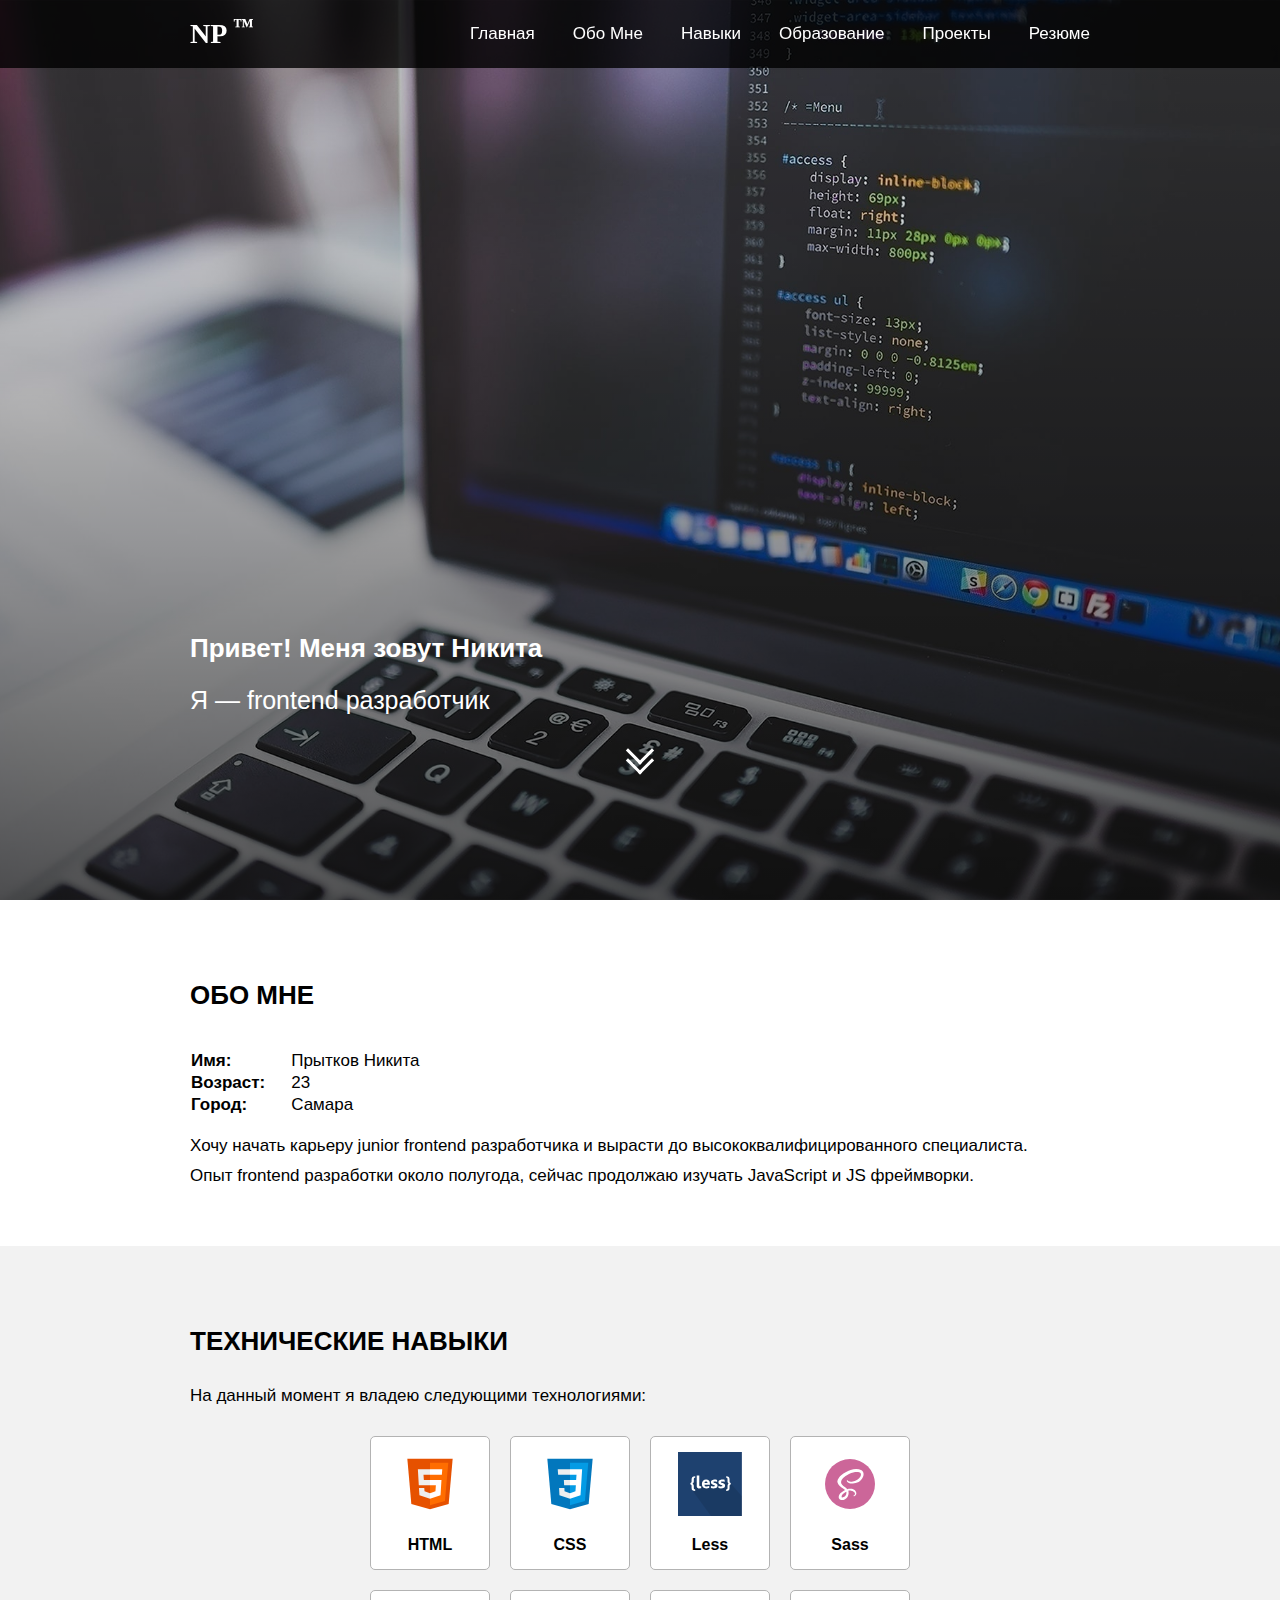
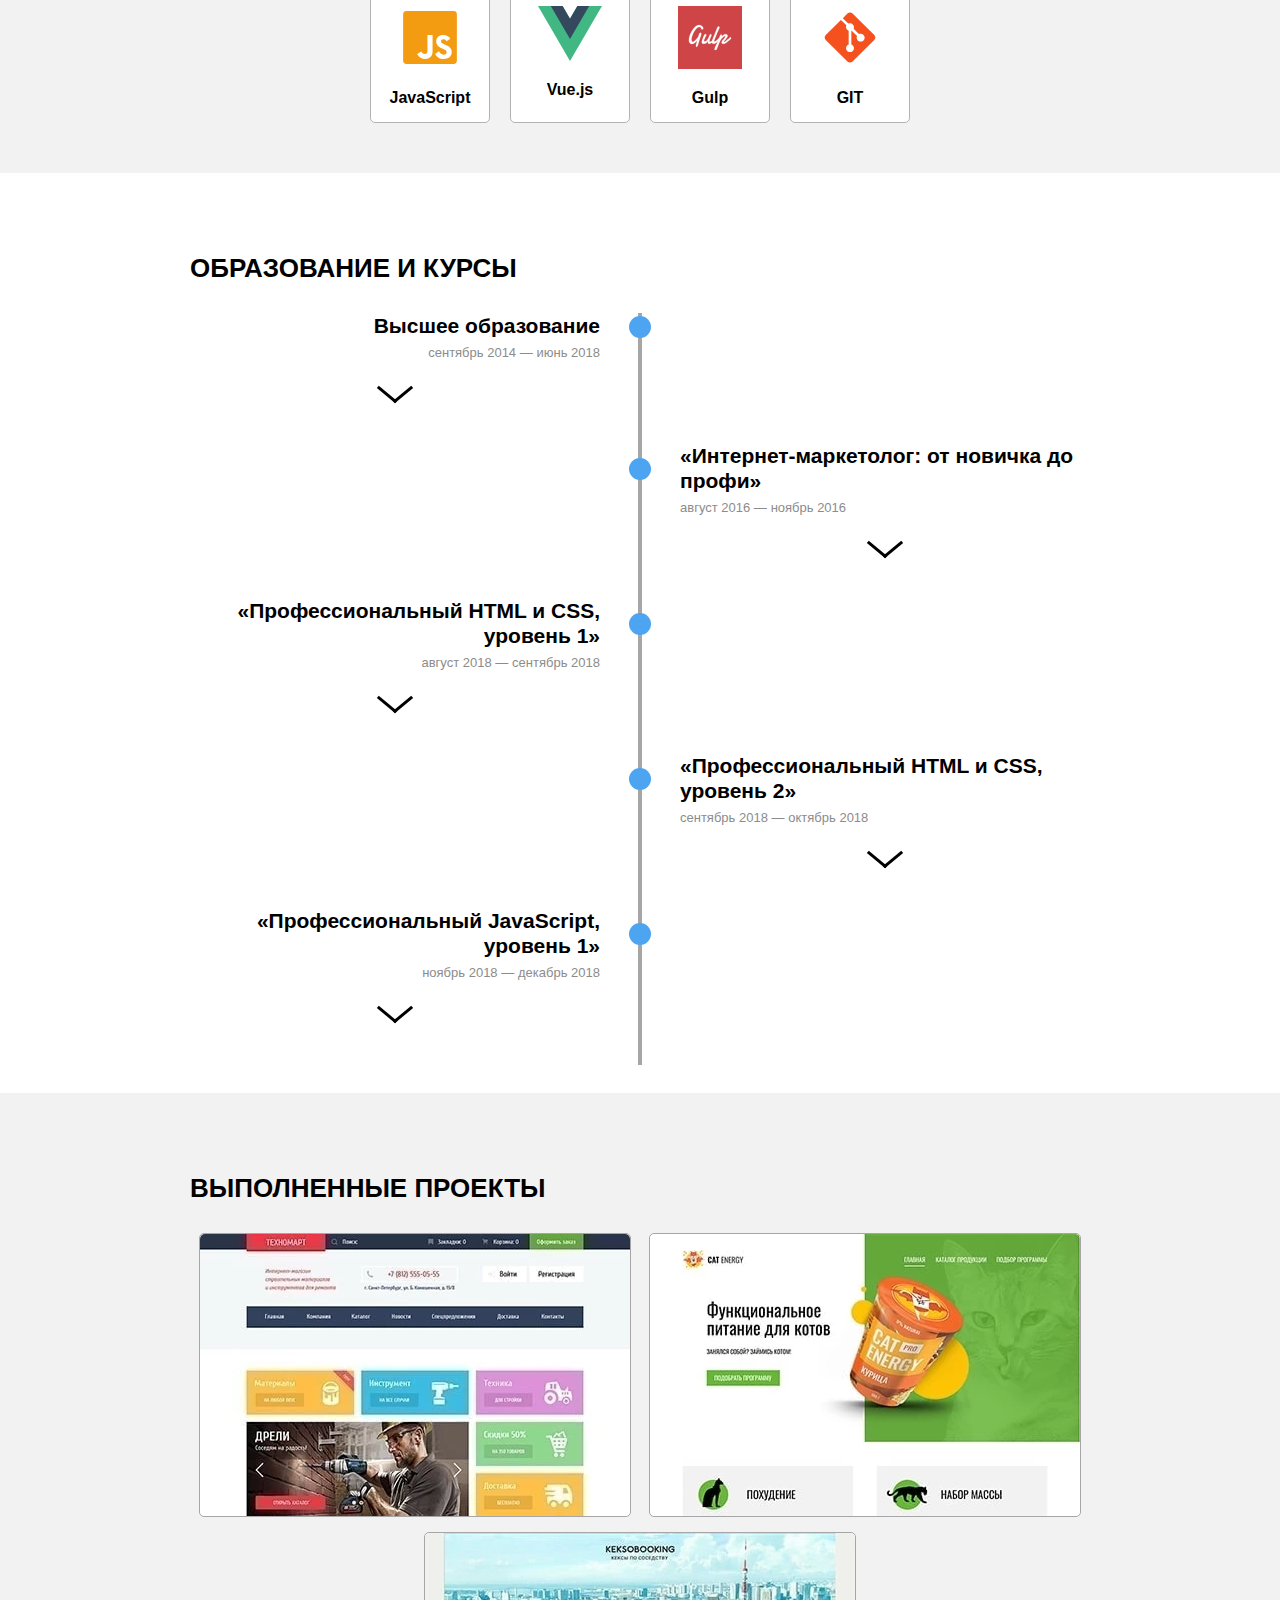
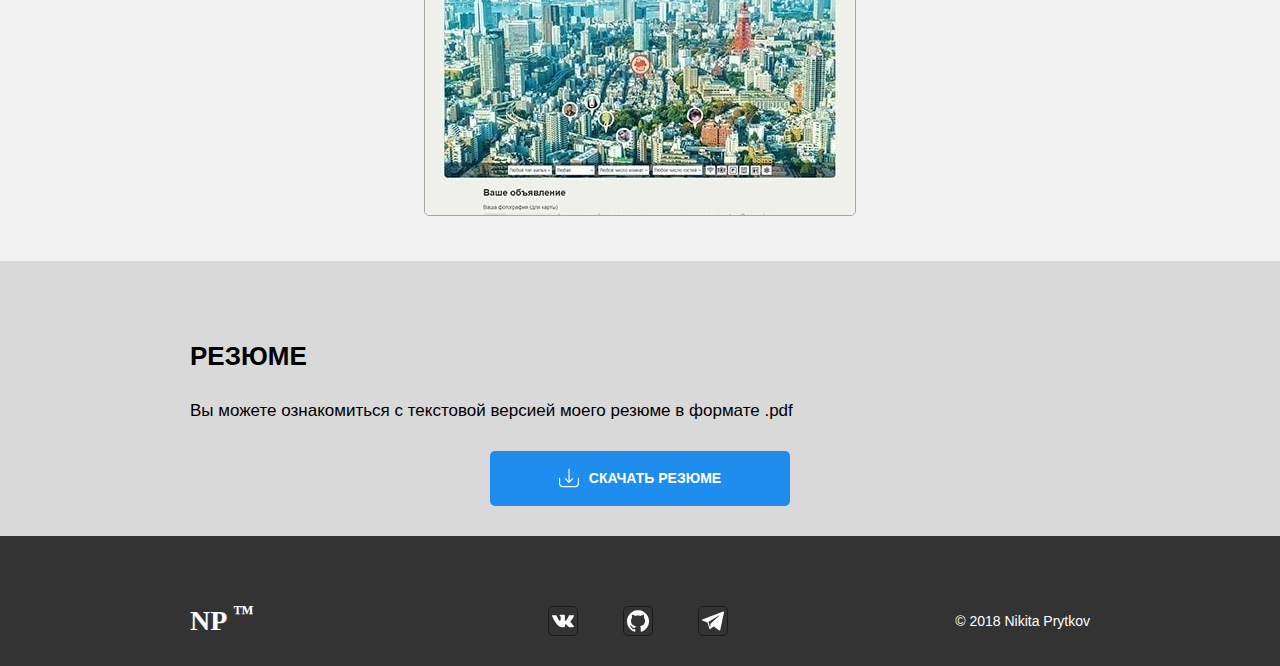
<file: index.html>
<!DOCTYPE html><html lang="ru"><head><title>Резюме (портфолио) frontend разработчика &mdash; Прыткова Никиты</title><meta name="robots" content="noindex, nofollow"><meta charset="UTF-8"><meta name="viewport" content="width=device-width,initial-scale=1"><link rel="stylesheet" href="css/style-min.css"></head><body><div style="display:none"><svg xmlns="http://www.w3.org/2000/svg"><symbol id="github-icon" viewbox="0 0 438.549 438.549"><path d="M409.132 114.573c-19.608-33.596-46.205-60.194-79.798-79.8-33.598-19.607-70.277-29.408-110.063-29.408-39.781 0-76.472 9.804-110.063 29.408-33.596 19.605-60.192 46.204-79.8 79.8C9.803 148.168 0 184.854 0 224.63c0 47.78 13.94 90.745 41.827 128.906 27.884 38.164 63.906 64.572 108.063 79.227 5.14.954 8.945.283 11.419-1.996 2.475-2.282 3.711-5.14 3.711-8.562 0-.571-.049-5.708-.144-15.417a2549.81 2549.81 0 0 1-.144-25.406l-6.567 1.136c-4.187.767-9.469 1.092-15.846 1-6.374-.089-12.991-.757-19.842-1.999-6.854-1.231-13.229-4.086-19.13-8.559-5.898-4.473-10.085-10.328-12.56-17.556l-2.855-6.57c-1.903-4.374-4.899-9.233-8.992-14.559-4.093-5.331-8.232-8.945-12.419-10.848l-1.999-1.431c-1.332-.951-2.568-2.098-3.711-3.429-1.142-1.331-1.997-2.663-2.568-3.997-.572-1.335-.098-2.43 1.427-3.289 1.525-.859 4.281-1.276 8.28-1.276l5.708.853c3.807.763 8.516 3.042 14.133 6.851 5.614 3.806 10.229 8.754 13.846 14.842 4.38 7.806 9.657 13.754 15.846 17.847 6.184 4.093 12.419 6.136 18.699 6.136 6.28 0 11.704-.476 16.274-1.423 4.565-.952 8.848-2.383 12.847-4.285 1.713-12.758 6.377-22.559 13.988-29.41-10.848-1.14-20.601-2.857-29.264-5.14-8.658-2.286-17.605-5.996-26.835-11.14-9.235-5.137-16.896-11.516-22.985-19.126-6.09-7.614-11.088-17.61-14.987-29.979-3.901-12.374-5.852-26.648-5.852-42.826 0-23.035 7.52-42.637 22.557-58.817-7.044-17.318-6.379-36.732 1.997-58.24 5.52-1.715 13.706-.428 24.554 3.853 10.85 4.283 18.794 7.952 23.84 10.994 5.046 3.041 9.089 5.618 12.135 7.708 17.705-4.947 35.976-7.421 54.818-7.421s37.117 2.474 54.823 7.421l10.849-6.849c7.419-4.57 16.18-8.758 26.262-12.565 10.088-3.805 17.802-4.853 23.134-3.138 8.562 21.509 9.325 40.922 2.279 58.24 15.036 16.18 22.559 35.787 22.559 58.817 0 16.178-1.958 30.497-5.853 42.966-3.9 12.471-8.941 22.457-15.125 29.979-6.191 7.521-13.901 13.85-23.131 18.986-9.232 5.14-18.182 8.85-26.84 11.136-8.662 2.286-18.415 4.004-29.263 5.146 9.894 8.562 14.842 22.077 14.842 40.539v60.237c0 3.422 1.19 6.279 3.572 8.562 2.379 2.279 6.136 2.95 11.276 1.995 44.163-14.653 80.185-41.062 108.068-79.226 27.88-38.161 41.825-81.126 41.825-128.906-.01-39.771-9.818-76.454-29.414-110.049z"></path></symbol><symbol id="linkedin-icon"><path d="M430.117 261.543V420.56h-92.188V272.193c0-37.271-13.334-62.707-46.703-62.707-25.473 0-40.632 17.142-47.301 33.724-2.432 5.928-3.058 14.179-3.058 22.477V420.56h-92.219s1.242-251.285 0-277.32h92.21v39.309c-.187.294-.43.611-.606.896h.606v-.896c12.251-18.869 34.13-45.824 83.102-45.824 60.673-.001 106.157 39.636 106.157 124.818zM52.183 9.558C20.635 9.558 0 30.251 0 57.463c0 26.619 20.038 47.94 50.959 47.94h.616c32.159 0 52.159-21.317 52.159-47.94-.606-27.212-20-47.905-51.551-47.905zM5.477 420.56h92.184V143.24H5.477v277.32z"></path></symbol><symbol id="telegram-icon" viewbox="0 0 300 300"><path d="M5.299 144.645l69.126 25.8 26.756 86.047c1.712 5.511 8.451 7.548 12.924 3.891l38.532-31.412a11.496 11.496 0 0 1 14.013-.391l69.498 50.457c4.785 3.478 11.564.856 12.764-4.926L299.823 29.22c1.31-6.316-4.896-11.585-10.91-9.259L5.218 129.402c-7.001 2.7-6.94 12.612.081 15.243zm91.57 12.066l135.098-83.207c2.428-1.491 4.926 1.792 2.841 3.726L123.313 180.87a23.112 23.112 0 0 0-7.163 13.829l-3.798 28.146c-.503 3.758-5.782 4.131-6.819.494l-14.607-51.325c-1.673-5.854.765-12.107 5.943-15.303z"></path></symbol><symbol id="vk-icon" viewbox="0 0 548.358 548.358"><path d="M545.451 400.298c-.664-1.431-1.283-2.618-1.858-3.569-9.514-17.135-27.695-38.167-54.532-63.102l-.567-.571-.284-.28-.287-.287h-.288c-12.18-11.611-19.893-19.418-23.123-23.415-5.91-7.614-7.234-15.321-4.004-23.13 2.282-5.9 10.854-18.36 25.696-37.397 7.807-10.089 13.99-18.175 18.556-24.267 32.931-43.78 47.208-71.756 42.828-83.939l-1.701-2.847c-1.143-1.714-4.093-3.282-8.846-4.712-4.764-1.427-10.853-1.663-18.278-.712l-82.224.568c-1.332-.472-3.234-.428-5.712.144l-3.713.859-1.431.715-1.136.859c-.952.568-1.999 1.567-3.142 2.995-1.137 1.423-2.088 3.093-2.848 4.996-8.952 23.031-19.13 44.444-30.553 64.238-7.043 11.803-13.511 22.032-19.418 30.693-5.899 8.658-10.848 15.037-14.842 19.126-4 4.093-7.61 7.372-10.852 9.849-3.237 2.478-5.708 3.525-7.419 3.142-1.715-.383-3.33-.763-4.859-1.143-2.663-1.714-4.805-4.045-6.42-6.995-1.622-2.95-2.714-6.663-3.285-11.136-.568-4.476-.904-8.326-1-11.563-.089-3.233-.048-7.806.145-13.706.198-5.903.287-9.897.287-11.991 0-7.234.141-15.085.424-23.555.288-8.47.521-15.181.716-20.125.194-4.949.284-10.185.284-15.705s-.336-9.849-1-12.991a44.442 44.442 0 0 0-2.99-9.137c-1.335-2.95-3.289-5.232-5.853-6.852-2.569-1.618-5.763-2.902-9.564-3.856-10.089-2.283-22.936-3.518-38.547-3.71-35.401-.38-58.148 1.906-68.236 6.855-3.997 2.091-7.614 4.948-10.848 8.562-3.427 4.189-3.905 6.475-1.431 6.851 11.422 1.711 19.508 5.804 24.267 12.275l1.715 3.429c1.334 2.474 2.666 6.854 3.999 13.134 1.331 6.28 2.19 13.227 2.568 20.837.95 13.897.95 25.793 0 35.689-.953 9.9-1.853 17.607-2.712 23.127-.859 5.52-2.143 9.993-3.855 13.418-1.715 3.426-2.856 5.52-3.428 6.28-.571.76-1.047 1.239-1.425 1.427a21.387 21.387 0 0 1-7.71 1.431c-2.667 0-5.901-1.334-9.707-4-3.805-2.666-7.754-6.328-11.847-10.992-4.093-4.665-8.709-11.184-13.85-19.558-5.137-8.374-10.467-18.271-15.987-29.691l-4.567-8.282c-2.855-5.328-6.755-13.086-11.704-23.267-4.952-10.185-9.329-20.037-13.134-29.554-1.521-3.997-3.806-7.04-6.851-9.134l-1.429-.859c-.95-.76-2.475-1.567-4.567-2.427a30.301 30.301 0 0 0-6.567-1.854l-78.229.568c-7.994 0-13.418 1.811-16.274 5.428l-1.143 1.711c-.571.953-.859 2.475-.859 4.57 0 2.094.571 4.664 1.714 7.707 11.42 26.84 23.839 52.725 37.257 77.659 13.418 24.934 25.078 45.019 34.973 60.237 9.897 15.229 19.985 29.602 30.264 43.112 10.279 13.515 17.083 22.176 20.412 25.981 3.333 3.812 5.951 6.662 7.854 8.565l7.139 6.851c4.568 4.569 11.276 10.041 20.127 16.416 8.853 6.379 18.654 12.659 29.408 18.85 10.756 6.181 23.269 11.225 37.546 15.126 14.275 3.905 28.169 5.472 41.684 4.716h32.834c6.659-.575 11.704-2.669 15.133-6.283l1.136-1.431c.764-1.136 1.479-2.901 2.139-5.276.668-2.379 1-5 1-7.851-.195-8.183.428-15.558 1.852-22.124 1.423-6.564 3.045-11.513 4.859-14.846 1.813-3.33 3.859-6.14 6.136-8.418 2.282-2.283 3.908-3.666 4.862-4.142.948-.479 1.705-.804 2.276-.999 4.568-1.522 9.944-.048 16.136 4.429 6.187 4.473 11.99 9.996 17.418 16.56 5.425 6.57 11.943 13.941 19.555 22.124 7.617 8.186 14.277 14.271 19.985 18.274l5.708 3.426c3.812 2.286 8.761 4.38 14.853 6.283 6.081 1.902 11.409 2.378 15.984 1.427l73.087-1.14c7.229 0 12.854-1.197 16.844-3.572 3.998-2.379 6.373-5 7.139-7.851.764-2.854.805-6.092.145-9.712-.677-3.611-1.344-6.136-2.008-7.563z"></path></symbol></svg></div><header class="header header--nojs"><h1 class="visually-hidden">Резюме (портфолио) frontend разработчика &mdash; Прыткова Никиты</h1><div class="header__container"><a class="header__logo logo">NP <sup>&trade;</sup></a><nav class="main-navigation main-navigation--nojs"><button class="main-navigation__toggle" type="button"><span class="visually-hidden">Открыть меню</span> <span class="main-navigation__burger"></span></button><ul class="main-navigation__menu-list"><li class="main-navigation__menu-item"><a class="main-navigation__menu-link" href="#start-page">Главная</a></li><li class="main-navigation__menu-item"><a class="main-navigation__menu-link" href="#about-me">Обо мне</a></li><li class="main-navigation__menu-item"><a class="main-navigation__menu-link" href="#technologies">Навыки</a></li><li class="main-navigation__menu-item"><a class="main-navigation__menu-link" href="#education">Образование</a></li><li class="main-navigation__menu-item"><a class="main-navigation__menu-link" href="#portfolio">Проекты</a></li><li class="main-navigation__menu-item"><a class="main-navigation__menu-link" href="#resume">Резюме</a></li></ul></nav></div></header><main class="main-page" id="start-page"><section class="welcome"><div class="welcome__wrapper"><h2 class="welcome__my-name">Привет! Меня&nbsp;зовут&nbsp;Никита</h2><p class="welcome__my-specialty">Я &mdash; frontend разработчик</p><a class="welcome__next-block" href="#about-me"><span class="visually-hidden"><span class="visually-hidden">Перейти информации обо мне</span></span></a></div></section><section class="about-me" id="about-me"><h2 class="about-me__title">Обо мне</h2><table class="about-me__details"><tr><th class="about-me__details-heading">Имя:</th><td class="about-me__details-data">Прытков Никита</td></tr><tr><th class="about-me__details-heading">Возраст:</th><td class="about-me__details-data">23</td></tr><tr><th class="about-me__details-heading">Город:</th><td class="about-me__details-data">Самара</td></tr></table><div class="about-me__description"><p class="about-me__text">Хочу начать карьеру junior frontend разработчика и вырасти до высококвалифицированного специалиста.</p><p class="about-me__text">Опыт frontend разработки около полугода, cейчас продолжаю изучать JavaScript и JS фреймворки.</p></div></section><section class="technologies" id="technologies"><div class="technologies__wrapper"><h2 class="technologies__title">Технические навыки</h2><p class="technologies__intro">На данный момент я владею следующими технологиями:</p><ul class="technologies__list"><li class="technologies__technology"><img class="technologies__technology-image" src="img/html5-logo.svg" width="60" height="60" alt="Логотип Html5"> <span class="technologies__technology-title technologies__technology-title--uppercase">Html</span></li><li class="technologies__technology"><img class="technologies__technology-image" src="img/css3-logo.svg" width="60" height="60" alt="Логотип Css3"> <span class="technologies__technology-title technologies__technology-title--uppercase">Css</span></li><li class="technologies__technology"><img class="technologies__technology-image" src="img/less-logo.svg" width="60" height="60" alt="Логотип Less"> <span class="technologies__technology-title">Less</span></li><li class="technologies__technology"><img class="technologies__technology-image" src="img/sass-logo.svg" width="60" height="60" alt="Логотип Sass"> <span class="technologies__technology-title">Sass</span></li><li class="technologies__technology"><img class="technologies__technology-image" src="img/javascript-logo.svg" width="60" height="60" alt="Логотип JavaScript"> <span class="technologies__technology-title">JavaScript</span></li><li class="technologies__technology"><img class="technologies__technology-image" src="img/vuejs-logo.svg" width="60" height="60" alt="Логотип Vue.js"> <span class="technologies__technology-title">Vue.js</span></li><li class="technologies__technology"><img class="technologies__technology-image" src="img/Gulp-logo.svg" width="60" height="60" alt="Логотип Gulp"> <span class="technologies__technology-title">Gulp</span></li><li class="technologies__technology"><img class="technologies__technology-image" src="img/git-logo.svg" width="60" height="60" alt="Логотип Git"> <span class="technologies__technology-title technologies__technology-title--uppercase">Git</span></li></ul></div></section><section class="education" id="education"><h2 class="education__title">Образование и курсы</h2><ul class="education__list"><li class="education__item"><a class="education__item-link" href="https://samgtu.ru" target="_blank"><h3 class="education__item-title">Высшее образование</h3></a><small class="education__item-time"><time class="education__item-date education__item-date--start" datetime="2014-09-01">сентябрь 2014 &mdash;</time> <time class="education__item-date education__item-date--end" datetime="2018-06-19">июнь 2018</time></small><details class="education__item-details"><summary class="education__item-summary"><span class="visually-hidden">Подробнее</span></summary><table class="eduction__table"><tr class="eduction__table-row"><th class="education__table-heading education__table-heading--uppercase">Вуз:</th><td class="education__table-data">Самарский государственный технический университет</td></tr><tr class="eduction__table-row"><th class="education__table-heading">Факультет:</th><td class="education__table-data">Автоматики и информационных технологий <span>(фаит)</span></td></tr><tr class="eduction__table-row"><th class="education__table-heading">Специльность:</th><td class="education__table-data">Программная инженерия</td></tr><tr class="eduction__table-row"><th class="education__table-heading">Квалификация:</th><td class="education__table-data">Бакалавр</td></tr></table></details></li><li class="education__item"><a class="education__item-link" href="https://netology.ru/programs/distance-course-internet-marketing" target="_blank"><h3 class="education__item-title">&laquo;Интернет-маркетолог: от новичка до профи&raquo;</h3></a><small class="education__item-time"><time class="education__item-date education__item-date--start" datetime="2016-08-05">август 2016 &mdash;</time> <time class="education__item-date education__item-date--end" datetime="2016-11-07">ноябрь 2016</time></small><details class="education__item-details"><summary class="education__item-summary"><span class="visually-hidden">Подробнее</span></summary><p class="education__item-description">Данная программа обучения слабо связана в web разработкой, но в течение этого курса и изучал следующие релевантные направления:</p><ul class="education__item-experience-list"><li class="education__item-experience-item"><p class="education__item-experience">Основы юзабилити и UX</p></li><li class="education__item-experience-item"><p class="education__item-experience education__item-experience--uppercase">Seo</p></li><li class="education__item-experience-item"><p class="education__item-experience">Веб-аналитика</p></li></ul><ul class="education__item-experience-links"><li class="education__experience-link education__experience-link--solo"><a class="button" href="certificates/certificate-marketing.html"><span>Сертификат</span></a></li></ul></details></li><li class="education__item"><a class="education__item-link" href="https://htmlacademy.ru/intensive/htmlcss" target="_blank"><h3 class="education__item-title">&laquo;Профессиональный HTML и CSS, уровень 1&raquo;</h3></a><small class="education__item-time"><time class="education__item-date education__item-date--start" datetime="2018-08-06">август 2018 &mdash;</time> <time class="education__item-date education__item-date--end" datetime="2018-09-12">сентябрь 2018</time></small><details class="education__item-details"><summary class="education__item-summary"><span class="visually-hidden">Подробнее</span></summary><p class="education__item-description">По итогу курса я освоил следующие технологии и навыки:</p><ul class="education__item-experience-list"><li class="education__item-experience-item"><p class="education__item-experience education__item-experience--uppercase">Html5</p></li><li class="education__item-experience-item"><p class="education__item-experience education__item-experience--uppercase">Css3</p></li><li class="education__item-experience-item"><p class="education__item-experience">Семантическая верстка</p></li><li class="education__item-experience-item"><p class="education__item-experience">Pixel Perfect</p></li><li class="education__item-experience-item"><p class="education__item-experience">Прогрессивное улучшение</p></li><li class="education__item-experience-item"><p class="education__item-experience">Постепенная деградация</p></li></ul><p class="education__item-description">В качестве учебного проекта был выбран проект &laquo;Техномарт&raquo;.</p><ul class="education__item-experience-links"><li class="education__experience-link"><a class="button" href="certificates/certificate-html-css-1.html"><span>Сертификат</span></a></li><li class="education__experience-link"><a class="button" href="technomart.html"><span>Проект &laquo;Техномарт&raquo;</span></a></li></ul></details></li><li class="education__item"><a class="education__item-link" href="https://htmlacademy.ru/intensive/adaptive" target="_blank"><h3 class="education__item-title">&laquo;Профессиональный HTML и CSS, уровень 2&raquo;</h3></a><small class="education__item-time"><time class="education__item-date education__item-date--start" datetime="2018-09-24">сентябрь 2018 &mdash;</time> <time class="education__item-date education__item-date--end" datetime="2018-10-31">октябрь 2018</time></small><details class="education__item-details"><summary class="education__item-summary"><span class="visually-hidden">Подробнее</span></summary><p class="education__item-description">В рамках курса освоил следующие технологии и навыки:</p><ul class="education__item-experience-list"><li class="education__item-experience-item"><p class="education__item-experience">Less/Sass</p></li><li class="education__item-experience-item"><p class="education__item-experience education__item-experience--uppercase">Бэм</p></li><li class="education__item-experience-item"><p class="education__item-experience">Адаптивная верстка</p></li><li class="education__item-experience-item"><p class="education__item-experience">Резиновая верстка</p></li><li class="education__item-experience-item"><p class="education__item-experience">Ретинизация</p></li><li class="education__item-experience-item"><p class="education__item-experience">Автоматизация</p></li><li class="education__item-experience-item"><p class="education__item-experience">Оптимизация</p></li></ul><p class="education__item-description">В качестве учебного проекта был выбран проект &laquo;Cat Energy&raquo;.</p><ul class="education__item-experience-links"><li class="education__experience-link"><a class="button" href="certificates/certificate-html-css-2.html"><span>Сертификат</span></a></li><li class="education__experience-link"><a class="button" href="cat-energy.html"><span>Проект &laquo;Cat Energy&raquo;</span></a></li></ul></details></li><li class="education__item"><a class="education__item-link" href="https://htmlacademy.ru/intensive/javascript" target="_blank"><h3 class="education__item-title">&laquo;Профессиональный JavaScript, уровень 1&raquo;</h3></a><small class="education__item-time"><time class="education__item-date education__item-date--start" datetime="2018-11-13">ноябрь 2018 &mdash;</time> <time class="education__item-date education__item-date--end" datetime="2018-12-26">декабрь 2018</time></small><details class="education__item-details"><summary class="education__item-summary"><span class="visually-hidden">Подробнее</span></summary><p class="education__item-description">В ходе данного интенсива я изучал стандарт JavaScript ES5, включая различные встроеные API, структуры данных и подходы.</p><p class="education__item-description">В качестве учебного проекта был выбран проект &laquo;Кексобукинг&raquo;.</p><ul class="education__item-experience-links"><li class="education__experience-link"><a class="button" href="certificates/certificate-js-1.html"><span>Сертификат</span></a></li><li class="education__experience-link"><a class="button" href="keksobooking.html"><span>Проект &laquo;Кексобукинг&raquo;</span></a></li></ul></details></li></ul></section><section class="portfolio" id="portfolio"><div class="portfolio__wrapper"><h2 class="portfolio__title">Выполненные проекты</h2><ul class="portfolio__list"><li class="portfolio__project"><figure onclick=""><a class="portfolio__project-link" href="technomart.html"><picture><source type="image/webp" media="(min-width: 960px)" srcset="img/technomart-preview-desktop@1x.webp, img/technomart-preview-desktop@2x.webp 2x"><source type="image/webp" media="(min-width: 660px)" srcset="img/technomart-preview-tablet@1x.webp, img/technomart-preview-tablet@2x.webp 2x"><source type="image/webp" srcset="img/technomart-preview-mobile@1x.webp, img/technomart-preview-mobile@2x.webp 2x"><source media="(min-width: 960px)" srcset="img/technomart-preview-desktop@1x.jpg, img/technomart-preview-desktop@2x.jpg 2x"><source media="(min-width: 660px)" srcset="img/technomart-preview-tablet@1x.jpg, img/technomart-preview-tablet@2x.jpg 2x"><img class="portfolio__project-image" src="img/technomart-preview-mobile@1x.jpg" srcset="img/technomart-preview-mobile@2x.jpg 2x" alt="Учебный проект &laquo;Техномарт&raquo;"></picture></a><figcaption class="portfolio__project-description"><div class="portfolio__project-description-wrapper"><h3 class="portfolio__project-title">&laquo;Техномарт&raquo;</h3><p class="portfolio__project-technologies"><span>html, css</span></p><a class="button" href="technomart.html" tabindex="-1"><span>Подробнее</span></a></div></figcaption></figure></li><li class="portfolio__project"><figure onclick=""><a class="portfolio__project-link" href="cat-energy.html"><picture><source type="image/webp" media="(min-width: 960px)" srcset="img/cat-energy-preview-desktop@1x.webp, img/cat-energy-preview-desktop@2x.webp 2x"><source type="image/webp" media="(min-width: 660px)" srcset="img/cat-energy-preview-tablet@1x.webp, img/cat-energy-preview-tablet@2x.webp 2x"><source type="image/webp" srcset="img/cat-energy-preview-mobile@1x.webp, img/cat-energy-preview-mobile@2x.webp 2x"><source media="(min-width: 960px)" srcset="img/cat-energy-preview-desktop@1x.jpg, img/cat-energy-preview-desktop@2x.jpg 2x"><source media="(min-width: 660px)" srcset="img/cat-energy-preview-tablet@1x.jpg, img/cat-energy-preview-tablet@2x.jpg 2x"><img class="portfolio__project-image" src="img/cat-energy-preview-mobile@1x.jpg" srcset="img/cat-energy-preview-mobile@2x.jpg 2x" alt="Учебный проект &laquo;Cat Energy&raquo;"></picture></a><figcaption class="portfolio__project-description"><div class="portfolio__project-description-wrapper"><h3 class="portfolio__project-title">&laquo;Cat Energy&raquo;</h3><p class="portfolio__project-technologies"><span>html, css</span>, Less, Gulp</p><a class="button" href="cat-energy.html" tabindex="-1"><span>Подробнее</span></a></div></figcaption></figure></li><li class="portfolio__project"><figure onclick=""><a class="portfolio__project-link" href="keksobooking.html"><picture><source type="image/webp" media="(min-width: 960px)" srcset="img/keksobooking-preview-desktop@1x.webp, img/keksobooking-preview-desktop@2x.webp 2x"><source type="image/webp" media="(min-width: 660px)" srcset="img/keksobooking-preview-tablet@1x.webp, img/keksobooking-preview-tablet@2x.webp 2x"><source type="image/webp" srcset="img/keksobooking-preview-mobile@1x.webp, img/keksobooking-preview-mobile@2x.webp 2x"><source media="(min-width: 960px)" srcset="img/keksobooking-preview-desktop@1x.jpg, img/keksobooking-preview-desktop@2x.jpg 2x"><source media="(min-width: 660px)" srcset="img/keksobooking-preview-tablet@1x.jpg, img/keksobooking-preview-tablet@2x.jpg 2x"><img class="portfolio__project-image" src="img/keksobooking-preview-mobile@1x.jpg" srcset="img/keksobooking-preview-mobile@2x.jpg 2x" alt="Учебный проект &laquo;Кексобукинг&raquo;"></picture></a><figcaption class="portfolio__project-description"><div class="portfolio__project-description-wrapper"><h3 class="portfolio__project-title">&laquo;Кексобукинг&raquo;</h3><p class="portfolio__project-technologies">JavaScript</p><a class="button" href="keksobooking.html" tabindex="-1"><span>Подробнее</span></a></div></figcaption></figure></li></ul></div></section><section class="resume" id="resume"><div class="resume__wrapper"><h2 class="resume__title">Резюме</h2><p class="resume__intro">Вы можете ознакомиться с текстовой версией моего резюме в формате .pdf</p><a class="resume__button button button--resume" href="download/resume-prytkov-nikita.pdf" target="_blank"><span>Скачать резюме</span></a></div></section></main><footer class="footer"><div class="footer__wrapper"><a class="footer__logo logo" href="index.html#start-page">NP <sup>&trade;</sup></a><div class="footer__social social social--footer"><h3 class="visually-hidden">Мои профили в социальных сетях</h3><ul class="social__list"><li class="social__item"><a class="social__link" href="https://vk.com/nikita_prytkov" target="_blank"><span class="visually-hidden">Моя страница вконтакте</span> <svg class="social__icon" width="32" height="32"><use xlink:href="#vk-icon"></use></svg></a></li><li class="social__item"><a class="social__link" href="https://github.com/Settimov7" target="_blank"><span class="visually-hidden">Мой профиль на GitHub</span> <svg class="social__icon" width="32" height="32"><use xlink:href="#github-icon"></use></svg></a></li><li class="social__item"><a class="social__link" href="https://t.me/settimo_dev" target="_blank"><span class="visually-hidden">Я в telegram</span> <svg class="social__icon" width="32" height="32"><use xlink:href="#telegram-icon"></use></svg></a></li></ul></div><div class="footer__developed-by"><span>&copy; 2018 Nikita Prytkov</span></div></div></footer><script src="js/script-min.js"></script></body></html>
</file>
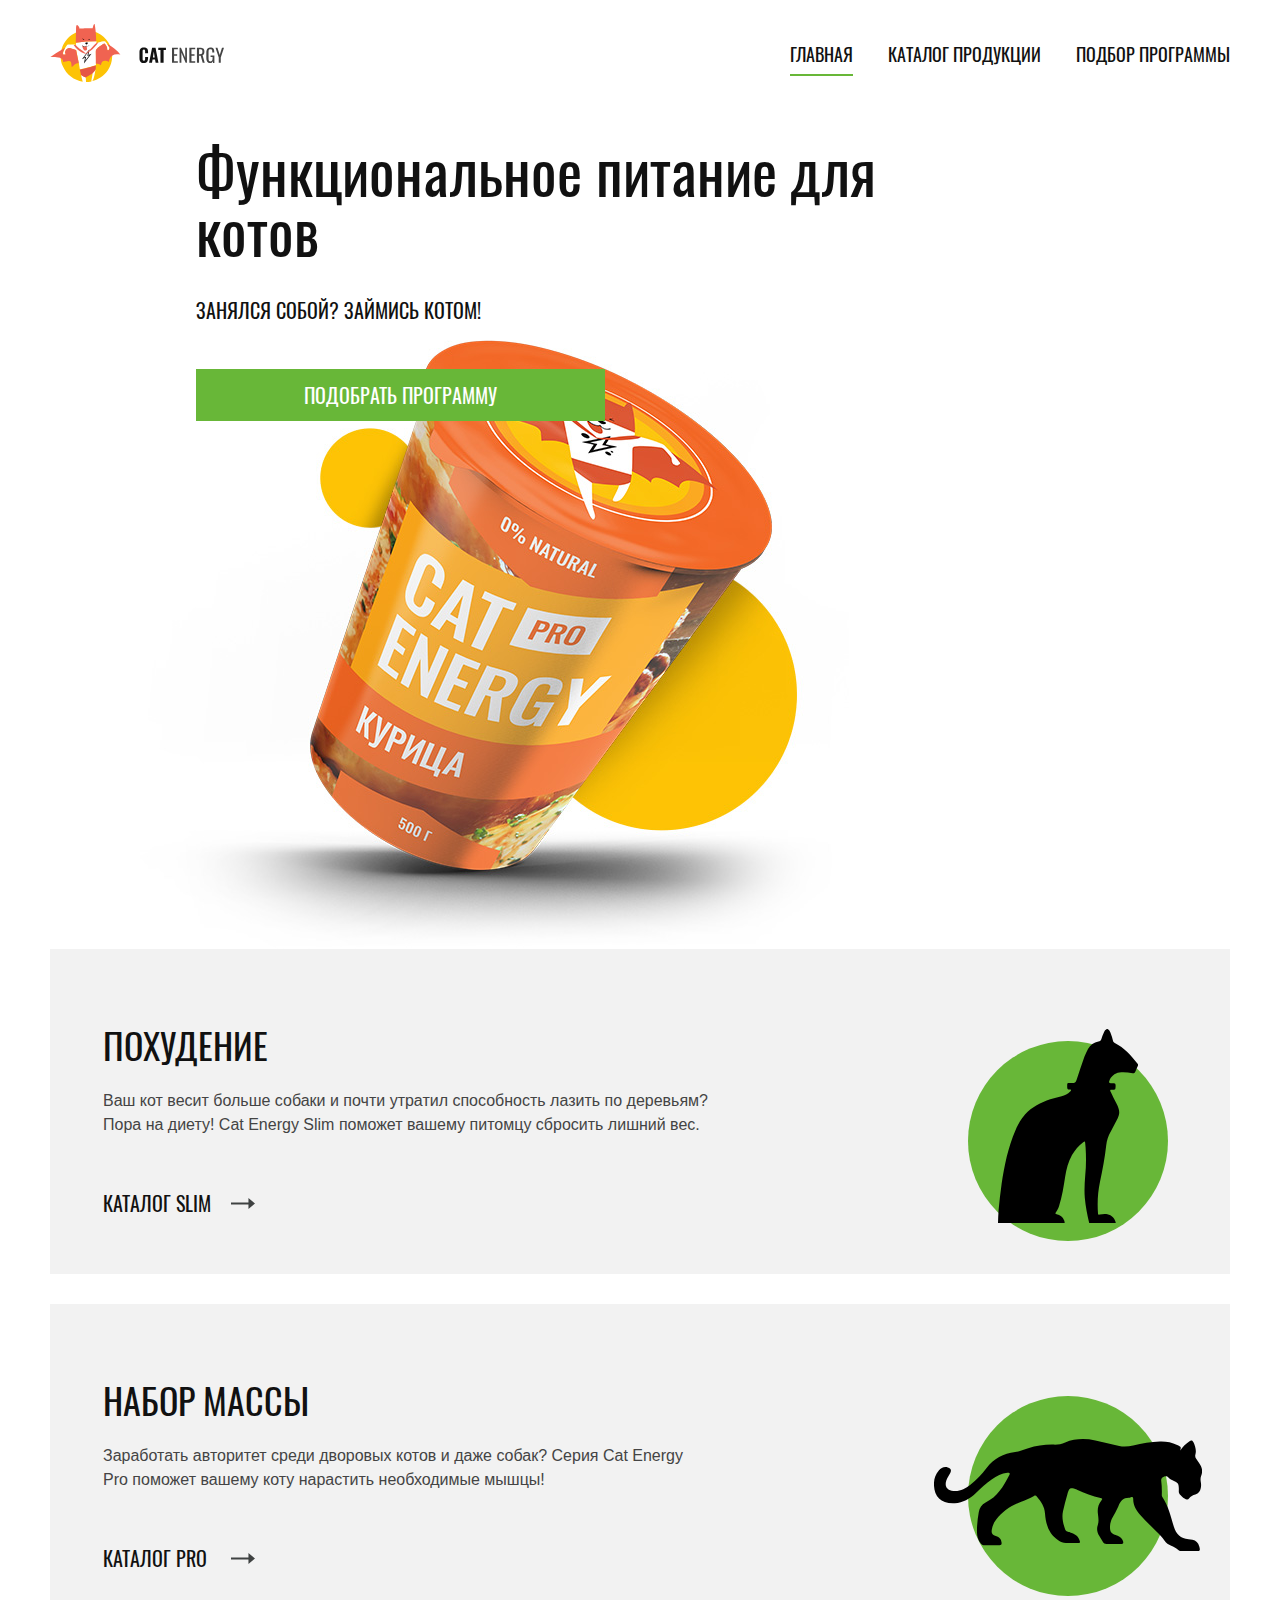
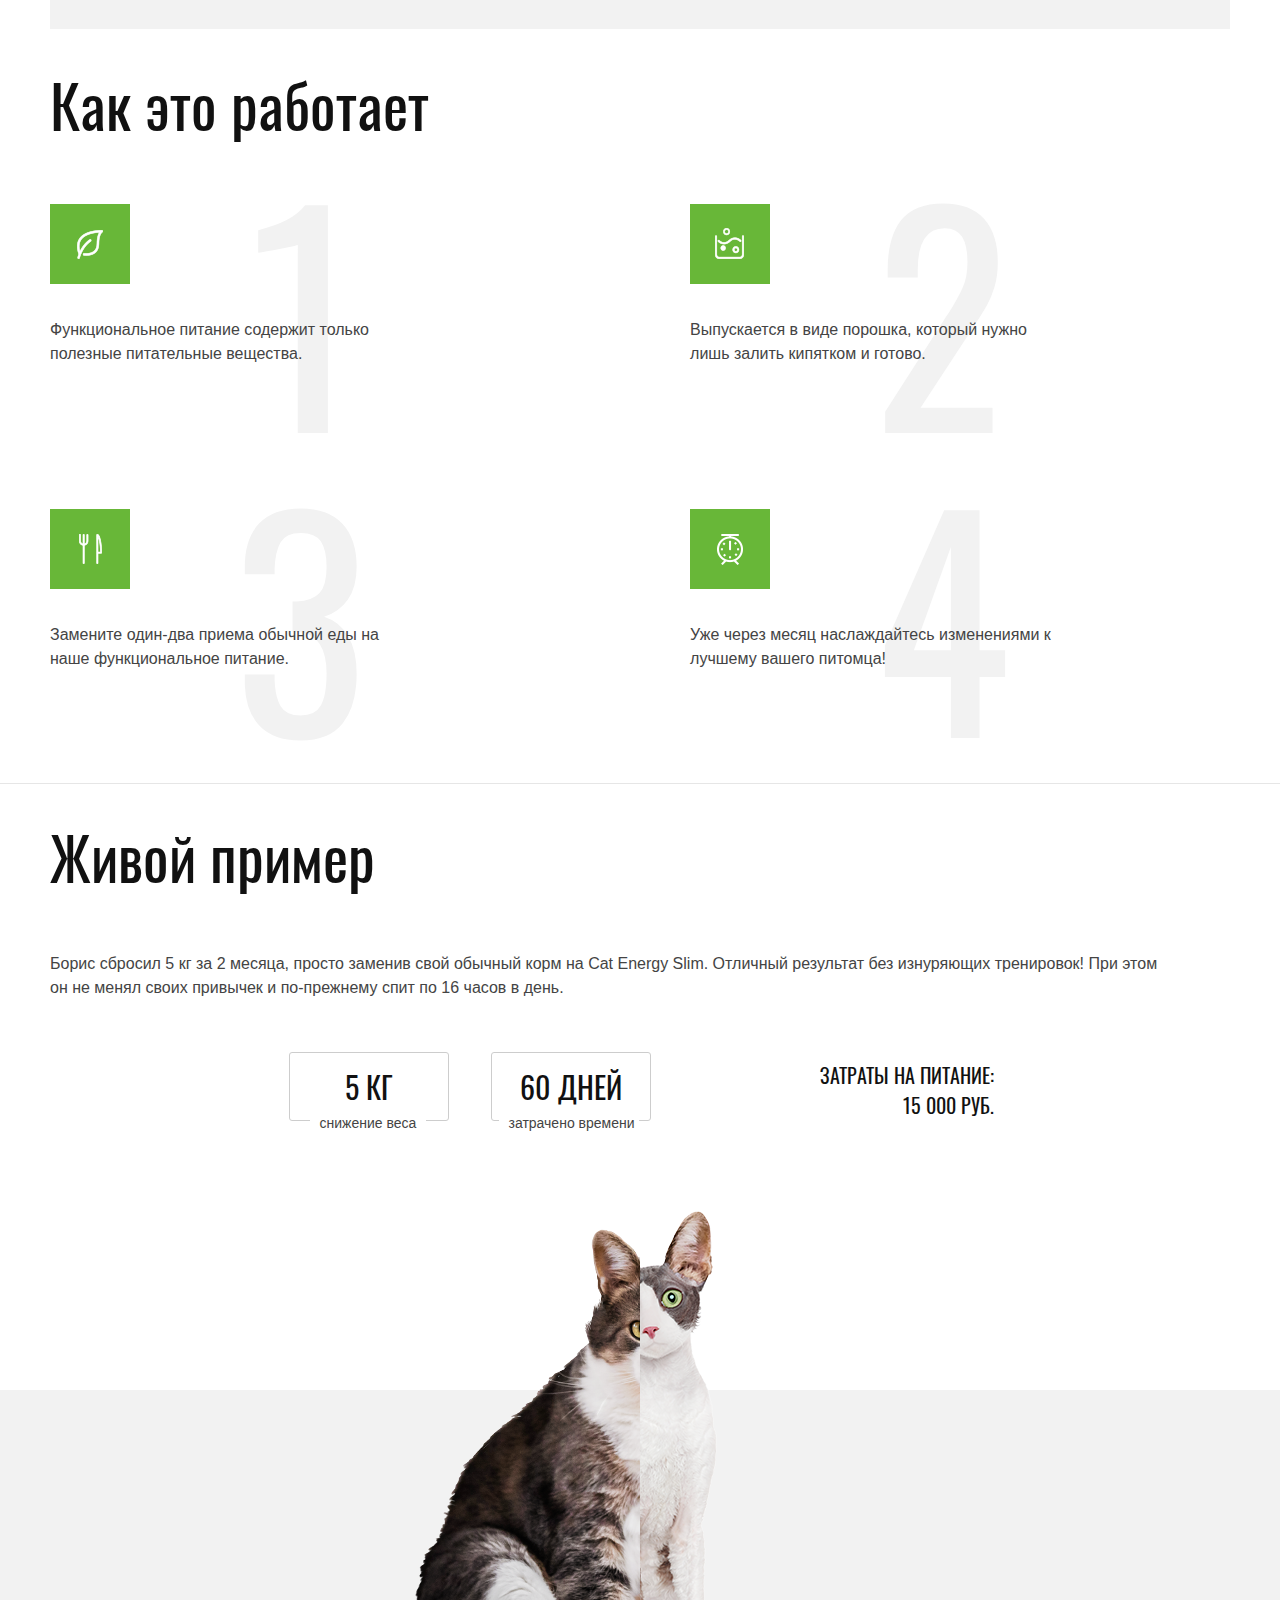
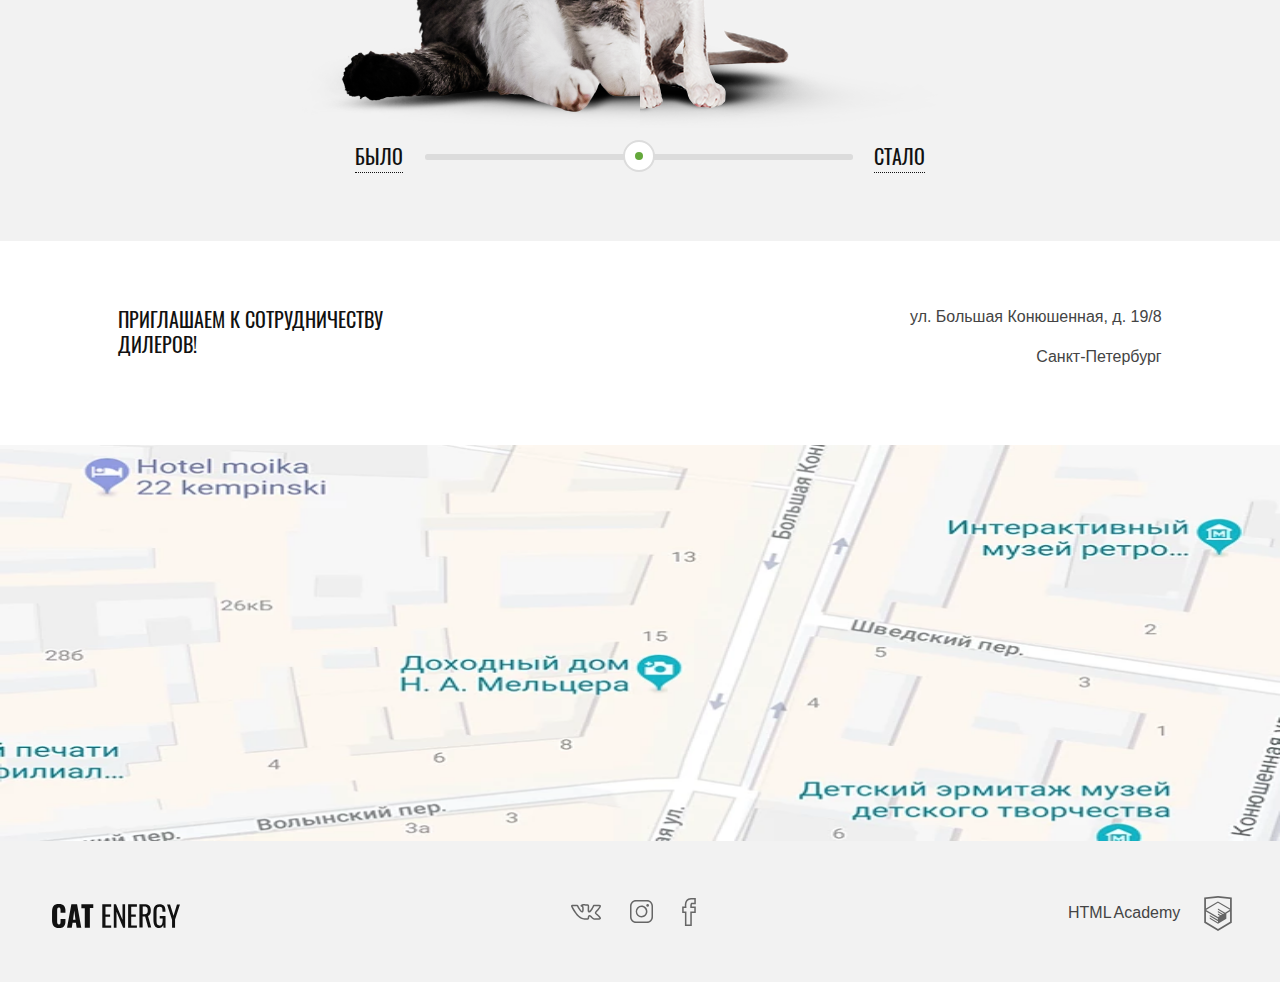
<file: projects/cat-energy/index.html>
<!DOCTYPE html><html lang="ru"><head><meta charset="utf-8"><title>HTML Academy: &laquo;Cat Energy&raquo;</title><meta name="viewport" content="width=device-width,initial-scale=1"><link rel="preload" href="fonts/oswaldregular.woff2" as="font"><link rel="preload" href="fonts/oswaldmedium.woff2" as="font"><link rel="stylesheet" href="css/style-min.css"></head><body><div style="display:none"><svg xmlns="http://www.w3.org/2000/svg"><symbol id="htmlacademy-s" viewbox="0 0 60 60"><path d="M30.2 5H30L10.3 7.1v36.2L30 55l19.7-11.7V7.1L30.2 5zm17 36.8L30 52 12.8 41.8V27l17.1 10.2V39l-11.7-7v1.8L30 40.9v1.9l-11.8-7v1.8l11.8 7 11.9-7.1v-7.6l5.3-3.2v15.1zm-.1-17l-4.7 2.8-2.2 1.3-10.3-6.1v1.8l8.8 5.3h-.1l-.2.1-1.3.7-7.3-4.3v1.8l5.8 3.4-1.4.9-4.3-2.6v1.8l2.9 1.7-2.9 1.7-17-10.1 17-10.2 17.2 10zm.1-1.8L29.9 12.8 12.8 23V9.4L30 7.6l17.2 1.8V23z"></path></symbol><symbol id="icon-fb-mobile-s" viewbox="0 0 10 19"><path d="M7.1 19H2v-8.8H0V5.8h1.9c-.1-2 .2-3.4 1.1-4.4C3.8.5 5 .1 6.5 0H10v4.2H7.2c-.1.2-.2.8-.2 1.6h3v4.4H7.1V19zm-4-1h2.8V9.1h2.9V6.8H5.9v-.5c0-1.4 0-2.6.7-3.1l.1-.1h2.1V1H6.5c-1.2.1-2 .4-2.6 1-.8.8-1 2.3-.8 4.2l.1.6H1.1v2.3h2V18z"></path></symbol><symbol id="icon-fb-s" viewbox="34.789 -4.709 13.518 27.75"><path d="M44.32 23.041h-6.816V10.137h-2.715V3.763h2.629c-.202-2.887.298-5 1.519-6.444 1.039-1.229 2.583-1.911 4.588-2.026l4.782-.001v6.15h-3.755c-.166.315-.251 1.093-.252 2.321h3.978v6.375H44.32v12.903zm-5.316-1.5h3.816V8.637h3.957V5.263h-3.953l-.016-.734c-.044-2.04.002-3.784 1.007-4.46l.19-.127h2.801v-3.15h-3.239c-1.557.091-2.711.581-3.485 1.496-1.041 1.231-1.41 3.298-1.099 6.144l.092.832h-2.786v3.375h2.715v12.902z"></path></symbol><symbol id="icon-insta-mobile-s" viewbox="0 0 16 16"><path class="st0" d="M11.8 1C13.6 1 15 2.4 15 4.2v7.7c0 1.7-1.4 3.1-3.1 3.1H4.2C2.4 15 1 13.6 1 11.8V4.2C1 2.4 2.4 1 4.2 1h7.6m0-1H4.2C1.9 0 0 1.9 0 4.2v7.7C0 14.1 1.9 16 4.2 16h7.7c2.3 0 4.2-1.9 4.2-4.2V4.2C16 1.9 14.1 0 11.8 0z"></path><path class="st0" d="M8 4.9c1.7 0 3.1 1.4 3.1 3.1 0 1.7-1.4 3.1-3.1 3.1-1.7 0-3.1-1.4-3.1-3.1 0-1.7 1.4-3.1 3.1-3.1m0-1C5.7 3.9 3.9 5.7 3.9 8s1.8 4.1 4.1 4.1 4.1-1.8 4.1-4.1S10.3 3.9 8 3.9z"></path><circle class="st0" cx="12.3" cy="3.7" r=".9"></circle></symbol><symbol id="icon-insta-s" viewbox="-3 -3 23 23"><path d="M14.002-1.501C16.482-1.501 18.5.519 18.5 3v11c0 2.481-2.018 4.5-4.498 4.5H3.01A4.504 4.504 0 0 1-1.488 14V3C-1.488.519.53-1.5 3.01-1.5h10.992m0-1.5H3.01C-.29-3-2.987-.301-2.987 3v11.001C-2.987 17.299-.29 20 3.01 20h10.995C17.301 20 20 17.299 20 13.999V3c0-3.301-2.699-6-5.998-6z"></path><path d="M8.506 4.078a4.434 4.434 0 0 1 4.429 4.428c0 2.44-1.989 4.43-4.429 4.43a4.434 4.434 0 0 1-4.428-4.43 4.431 4.431 0 0 1 4.428-4.428m0-1.5a5.929 5.929 0 0 0 0 11.855c3.274 0 5.926-2.653 5.926-5.927S11.78 2.578 8.506 2.578z"></path><circle cx="14.646" cy="2.379" r="1.341"></circle></symbol><symbol id="icon-mail-s" viewbox="0 0 17 13"><path d="M15.6 11.6H1.4V5.8H0V13h17V5.8h-1.4v5.8zM0 0v2.3l8.5 7.1L17 2.3V0H0zm15.6 1.6L8.5 7.5 1.4 1.6v-.2h14.2v.2z"></path></symbol><symbol id="icon-phone-s" viewbox="0 0 20 20"><path d="M17.9 9.4H9.4v1.2h8.5l-2.1 2.1.9.9 3.1-3.1c.2-.2.2-.6 0-.9l-3.1-3.1-.9.9 2.1 2zm-9.8 10v-6.2c0-.3-.3-.6-.6-.6H3.1c0 .7.6 1.2 1.2 1.2h2.5v5H3.1c-1 .1-1.8-.7-1.9-1.7v-14c0-1 .8-1.8 1.7-1.8h3.9v5H4.4c-.7 0-1.2.6-1.2 1.2h4.4c.3 0 .6-.3.6-.6V.6C8.1.3 7.8 0 7.5 0H3.1C1.5-.1.1 1.2 0 2.9v13.9c-.1 1.7 1.2 3.1 2.9 3.1h4.6c.3.1.6-.2.6-.5z"></path></symbol><symbol id="icon-vk-mobile-s" viewbox="0 0 22 12"><path d="M17.6 12c-.3 0-.9-.1-1.5-.5-.5-.3-.9-.7-1.3-1.2-.3-.3-.9-.9-1.1-.9-.2.1-.4.7-.3 1.2 0 .1 0 .6-.3.9-.3.3-.8.4-.9.4h-1.4c-.7 0-3.2-.2-5.4-2.3C2.5 7.1.2 2.2.1 2 0 1.6-.1 1.2.2.9c.3-.3.8-.4 1-.4h3.1c.1 0 .4.1.7.3.3.2.4.5.5.6 0 0 .5 1.1 1.1 2 1 1.5 1.4 1.9 1.5 2 .1-.4.2-1.4.1-2.3 0-.4-.1-.8-.2-1-.1-.1-.3-.2-.5-.2l-.6-.5c0-.5.5-.9.9-1.1.5-.2 1.3-.3 2.3-.3h.5c.9 0 1.2.1 1.6.1 1.2.3 1.2 1.3 1.1 2.5v1.6c0 .3 0 .8.1 1 .2-.1.6-.5 1.5-1.9.6-.9 1-1.9 1.1-2.1.1-.3.4-.7 1.2-.7h3.4c.7 0 1.2.2 1.3.7.2.5.1 1.3-1.7 3.5-.3.3-.5.6-.7.9-.5.4-.9 1-.9 1.1 0 .1.5.5.9.9 1.1.9 1.9 1.7 2.2 2.3.4.6.3 1 .2 1.3-.3.7-1.2.7-1.4.8h-2.9zm-3.9-3.7c.7 0 1.2.6 1.8 1.2.4.4.7.8 1.1 1 .5.3 1 .3 1 .3h2.9c.1 0 .3-.1.4-.1 0 0 0-.1-.1-.1-.3-.5-1-1.3-2-2.1-.9-.7-1.3-1.1-1.4-1.7 0-.6.4-1.1 1.2-2.1.2-.2.4-.5.7-.8 1.1-1.4 1.4-2 1.5-2.3h-3.9c0 .4-.5 1.5-1.1 2.4-1.4 2.1-2 2.4-2.5 2.4-.1 0-.3 0-.4-.1-.7-.4-.7-1.4-.7-2.1V2.6c.1-1.3 0-1.3-.3-1.4-.3-.1-.5-.1-1.4-.1H10c-.5 0-1 0-1.4.1l.2.2c.4.5.4 1.5.4 1.7.1 1.3 0 2.9-.7 3.3-.1 0-.2.1-.4.1-.6 0-1.3-.7-2.5-2.5C5 2.9 4.5 1.8 4.5 1.8s0-.1-.1-.1-.2-.1-.2-.1h-3c.4.9 2.5 5 4.8 7.2 2 1.9 4.3 2 4.7 2h1.4s.2 0 .2-.1v-.1c0-.2 0-2 1.2-2.3h.2z"></path></symbol><symbol id="icon-vk-s" viewbox="3.007 11.628 30.004 15.761"><path d="M26.945 27.388c-.386 0-1.17-.082-2.075-.632-.642-.385-1.223-.968-1.784-1.532-.438-.44-1.171-1.177-1.447-1.177-.268.075-.481.921-.476 1.569.004.113-.001.774-.468 1.213-.425.4-1.088.485-1.216.498l-1.926.007c-.967 0-4.358-.218-7.429-3.021-3.674-3.358-6.835-9.798-6.968-10.07-.197-.462-.248-1.066.152-1.482.392-.413 1.081-.472 1.359-.479l4.083-.024.115.008c.091.014.567.095.957.349.388.247.59.651.626.73.01.021.649 1.432 1.475 2.684 1.312 1.99 1.896 2.455 2.103 2.562.188-.417.277-1.7.187-2.871.001-.493-.101-1.098-.252-1.278-.112-.134-.426-.253-.778-.294l-.722-.691c-.096-.658.635-1.226 1.149-1.446.737-.316 1.792-.382 3.147-.382l.71.005c1.235.012 1.622.081 2.149.191 1.702.361 1.64 1.729 1.567 3.312-.021.464-.046 1.001-.046 1.621 0 .151-.005.312-.011.479-.012.38-.032 1.038.093 1.304.219-.145.852-.665 2.072-2.483.783-1.165 1.4-2.539 1.517-2.803l.001-.001c.182-.43.608-.941 1.613-.946l4.274-.024c.012-.003.172-.016.377-.016.98 0 1.597.287 1.832.854.269.65.169 1.657-2.354 4.605-.37.432-.697.804-.982 1.127-.598.678-1.216 1.379-1.237 1.595.053.169.662.665 1.252 1.145 1.53 1.247 2.528 2.264 3.033 3.073.522.759.429 1.33.258 1.677-.424.864-1.638.973-1.877.985l-3.79.047a2.525 2.525 0 0 1-.263.012zm-5.307-4.84c.899 0 1.682.786 2.511 1.618.497.5 1.011 1.016 1.496 1.307.727.44 1.316.421 1.398.412l.103-.009 3.805-.047c.171-.012.411-.073.536-.136a1.167 1.167 0 0 0-.098-.167c-.449-.718-1.388-1.659-2.686-2.718-1.184-.963-1.801-1.465-1.865-2.244-.066-.805.493-1.439 1.607-2.703.28-.318.604-.685.967-1.109 1.559-1.821 1.957-2.64 2.058-2.956-.17-.029-.648-.021-.678-.018l-4.361.028c-.191.001-.249.035-.249.036-.176.414-.812 1.812-1.644 3.05-1.895 2.82-2.785 3.2-3.407 3.201-.204 0-.396-.05-.569-.148-1.003-.569-.963-1.834-.934-2.757.005-.149.01-.295.01-.431 0-.646.025-1.207.048-1.689.076-1.68.016-1.692-.379-1.776-.409-.086-.705-.147-1.856-.159l-.693-.005c-.624 0-1.343.014-1.906.098.092.074.18.157.259.251.588.704.604 1.951.601 2.194.13 1.646.061 3.796-1.018 4.313a1.365 1.365 0 0 1-.597.137c-.926 0-1.854-.885-3.425-3.267a22.863 22.863 0 0 1-1.587-2.887.47.47 0 0 0-.075-.094 1.133 1.133 0 0 0-.32-.116l-4.001.024c-.021.001-.045.002-.07.005.591 1.189 3.426 6.592 6.519 9.419 2.74 2.502 5.826 2.629 6.417 2.629l1.851-.003c.046-.01.218-.062.269-.1-.019.018-.01-.053-.01-.097-.003-.265.012-2.595 1.578-3.034.126-.034.259-.052.395-.052z"></path></symbol></svg></div><header class="header header--green"><div class="header__bg-wrapper"><div class="header__container"><h1 class="visually-hidden">Зоомагазин &laquo;Cat Energy&raquo;</h1><a class="header__logo"><picture><source media="(min-width: 1300px)" srcset="img/logo-desktop.svg"><source media="(min-width: 768px)" srcset="img/logo-tablet.svg"><img class="header__logo-image" src="img/logo-mobile.svg" width="192" height="37" alt="Зоомагазин &laquo;Cat Energy&raquo;"></picture></a><nav class="main-navigation main-navigation--opened main-navigation--nojs"><a class="main-navigation__toggle" href="#"><span class="visually-hidden">Открыть меню</span></a><ul class="main-navigation__menu-list"><li class="main-navigation__menu-item main-navigation__menu-item--active main-navigation__menu-item--white"><a class="main-navigation__menu-link main-navigation__menu-link--white">Главная</a></li><li class="main-navigation__menu-item"><a class="main-navigation__menu-link main-navigation__menu-link--white" href="catalog.html">Каталог продукции</a></li><li class="main-navigation__menu-item"><a class="main-navigation__menu-link main-navigation__menu-link--white" href="form.html">Подбор программы</a></li></ul></nav></div></div></header><main class="main"><section class="promo"><div class="promo__bg-wrapper"><div class="promo__wrapper"><h2 class="promo__title">Функциональное питание для котов</h2><p class="promo__text">Занялся собой? Займись котом!</p><a class="promo__button button" href="form.html">Подобрать программу</a></div></div></section><section class="programs-description"><h2 class="visually-hidden">Категории программ питания</h2><ul class="programs-description__list"><li class="programs-description__item"><h3 class="programs-description__title">Похудение</h3><p class="programs-description__description">Ваш кот весит больше собаки и почти утратил способность лазить по деревьям? Пора на диету! Cat Energy Slim поможет вашему питомцу сбросить лишний вес.</p><a class="programs-description__link" href="#">Каталог Slim</a></li><li class="programs-description__item"><h3 class="programs-description__title">Набор массы</h3><p class="programs-description__description">Заработать авторитет среди дворовых котов и даже собак? Серия Cat Energy Pro поможет вашему коту нарастить необходимые мышцы!</p><a class="programs-description__link" href="#">Каталог Pro</a></li></ul></section><section class="advantages"><h2 class="visually-hidden">Преимущества питания &laquo;Cat Energy&raquo;</h2><b class="advantages__title">Как это работает</b><ol class="advantages__list"><li class="advantages__item advantages__item--leaf"><p class="advantages__description">Функциональное питание содержит только полезные питательные вещества.</p></li><li class="advantages__item advantages__item--powder"><p class="advantages__description">Выпускается в виде порошка, который нужно лишь залить кипятком и готово.</p></li><li class="advantages__item advantages__item--dining"><p class="advantages__description">Замените один-два приема обычной еды на наше функциональное питание.</p></li><li class="advantages__item advantages__item--clock"><p class="advantages__description">Уже через месяц наслаждайтесь изменениями к лучшему вашего питомца!</p></li></ol></section><section class="example"><div class="example__wrapper"><h2 class="example__title">Живой пример</h2><div class="example__container-columns"><div class="example__container"><p class="example__description">Борис сбросил 5 кг за 2 месяца, просто заменив свой обычный корм на Cat Energy Slim. Отличный результат без изнуряющих тренировок! При этом он не менял своих привычек и по-прежнему спит по 16 часов в день.</p><table class="example__data"><tr class="example__data-field-row"><th class="example__data-field">Cнижение веса</th><th class="example__data-field">Затрачено времени</th></tr><tr class="example__data-value-row"><td class="example__data-value">5 кг</td><td class="example__data-value">60 дней</td></tr></table><p class="example__cost">Затраты на питание: <span class="example__cost-value">15 000 руб.</span></p></div><div class="example__slider"><ul class="example__slide-list"><li class="example__slide example__slide--active"><p class="visually-hidden">Было</p></li><li class="example__slide"><p class="visually-hidden">Стало</p></li></ul><div class="example__toggle"><a class="example__toggle-status" href="#">Было</a><div class="example__toggle-range"><button class="example__toggle-button .example__toggle-button--left"></button></div><a class="example__toggle-status" href="#">Стало</a></div></div></div></div></section></main><footer class="footer"><div class="map"><h2 class="visually-hidden">Как нас найти?</h2><div class="map__wrapper"><div class="cooperation"><div class="cooperation__wrapper"><h2 class="cooperation__title">Приглашаем к сотрудничеству дилеров!</h2><address class="cooperation__adress">ул. Большая Конюшенная, д. 19/8 <span class="cooperation__adress-city">Санкт-Петербург</span></address></div></div></div><iframe class="map__google-map" src="https://www.google.com/maps/embed?pb=!1m18!1m12!1m3!1d1998.6037872533277!2d30.320858716096975!3d59.93871648187614!2m3!1f0!2f0!3f0!3m2!1i1024!2i768!4f13.1!3m3!1m2!1s0x4696310fca145cc1%3A0x42b32648d8238007!2z0JHQvtC70YzRiNCw0Y8g0JrQvtC90Y7RiNC10L3QvdCw0Y8g0YPQuy4sIDE5LzgsINCh0LDQvdC60YIt0J_QtdGC0LXRgNCx0YPRgNCzLCAxOTExODY!5e0!3m2!1sru!2sru!4v1539932726030" width="320" height="362" style="border:0" allowfullscreen=""></iframe><a class="map__link" href="#"><picture><source type="image/webp" media="(min-width: 1300px)" srcset="img/bg-map-desktop@1x.webp, img/bg-map-desktop@2x.webp 2x"><source type="image/webp" media="(min-width: 768px)" srcset="img/bg-map-tablet@1x.webp, img/bg-map-tablet@2x.webp 2x"><source type="image/webp" srcset="img/bg-map-mobile@1x.webp, img/bg-map-mobile@2x.webp 2x"><source media="(min-width: 1300px)" srcset="img/bg-map-desktop@1x.png, img/bg-map-desktop@2x.png 2x"><source media="(min-width: 768px)" srcset="img/bg-map-tablet@1x.png, img/bg-map-tablet@2x.png 2x"><img class="map__image" src="img/bg-map-mobile@1x.png" srcset="img/bg-map-mobile@2x.png 2x" alt="Зоомагазин &laquo;Cat Energy&raquo; находится по адресу: г.Санкт-Петербург ул. Большая Конюшенная, д. 19/8"></picture></a></div><div class="footer__container"><a class="footer__logo"><img class="footer__logo-image" src="img/logo-footer.svg" width="128" height="24" alt="Зоомагазин &laquo;Cat Energy&raquo;"></a><section class="social"><h2 class="visually-hidden">Мы в социальных сетях</h2><ul class="social__list"><li class="social__item"><a class="social__link social__link--vkontakte" href="#"><span class="visually-hidden">Мы в Вконтакте</span> <svg class="social__icon" width="22" height="12"><use xlink:href="#icon-vk-mobile-s"></use></svg> <svg class="social__icon" width="30" height="16"><use xlink:href="#icon-vk-s"></use></svg></a></li><li class="social__item"><a class="social__link social__link--instagram" href="#"><span class="visually-hidden">Мы в Instagram</span> <svg class="social__icon" width="16" height="16"><use xlink:href="#icon-insta-mobile-s"></use></svg> <svg class="social__icon" width="23px" height="23px"><use xlink:href="#icon-insta-s"></use></svg></a></li><li class="social__item"><a class="social__link social__link--facebook" href="#"><span class="visually-hidden">Мы в Facebook</span> <svg class="social__icon" width="10" height="19"><use xlink:href="#icon-fb-mobile-s"></use></svg> <svg class="social__icon" width="14" height="28"><use xlink:href="#icon-fb-s"></use></svg></a></li></ul></section><a class="footer__developed-by-link" href="https://htmlacademy.ru/intensive/adaptive"><span><span class="footer__developed-by-link--uppercase">Html</span>Academy </span><svg class="footer__developed-by-logo" width="42" height="49"><use xlink:href="#htmlacademy-s"></use></svg></a></div></footer><script src="js/main-min.js"></script></body></html>
</file>
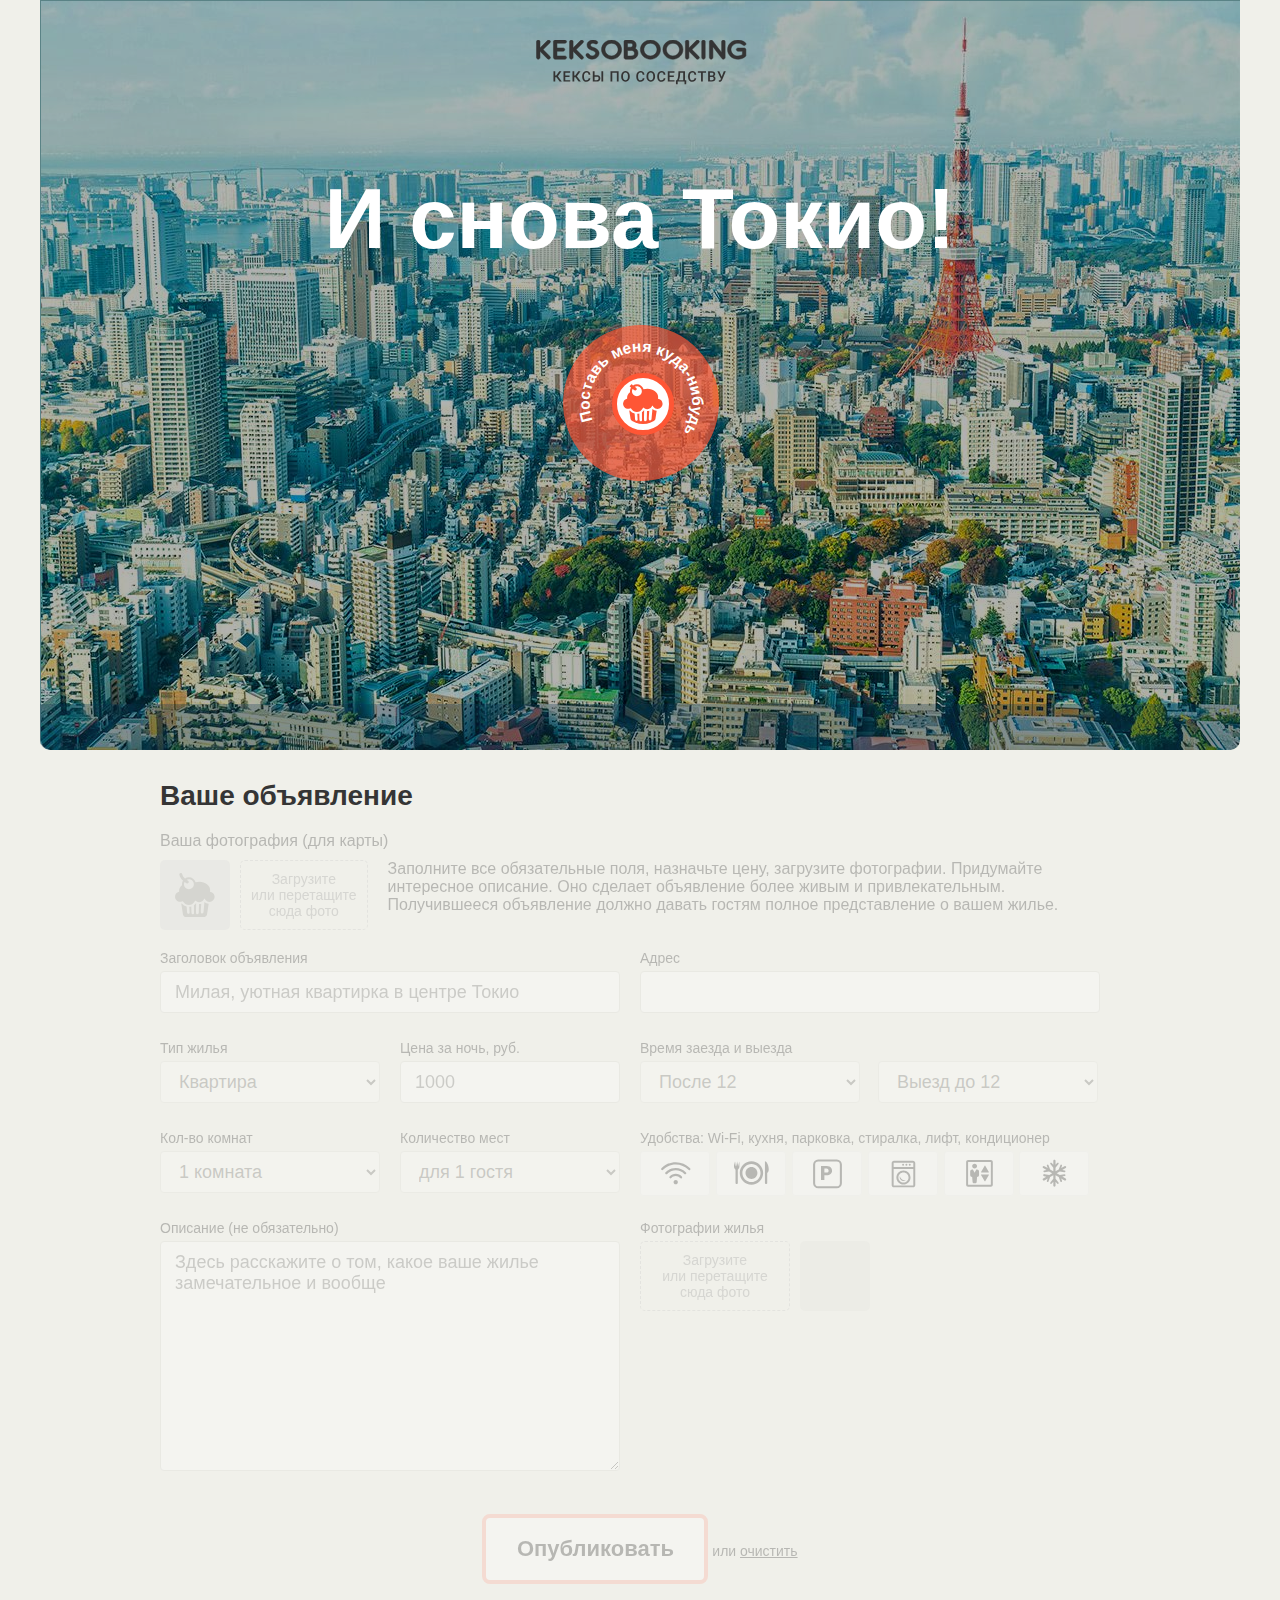
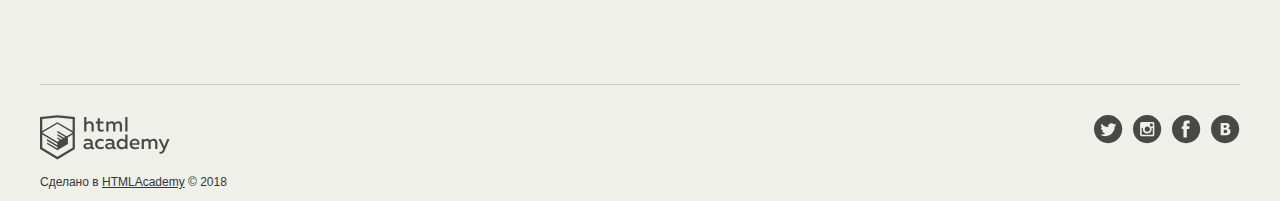
<file: projects/keksobooking/index.html>
<!DOCTYPE html>
<html lang="ru">
<head>
  <meta charset="utf-8">
  <link rel="stylesheet" href="css/normalize.css">
  <link rel="stylesheet" href="css/style.css">
  <link rel="shortcut icon" href="favicon.ico" type="image/x-icon">
  <title>Кексобукинг</title>
</head>
<body>

  <main>
    <div class="promo">
      <h1 class="promo__title visually-hidden">Keksobooking. Кексы по соседству</h1>
      <img src="img/keksobooking.svg" alt="Keksobooking. Кексы по соседству" width="215" height="45">
    </div>

    <!-- Карта объявлений -->
    <section class="map map--faded">

      <!-- Метки объявлений -->
      <div class="map__pins">
        <div class="map__overlay">
          <h2 class="map__title">И снова Токио!</h2>
        </div>
        <button class="map__pin map__pin--main" style="left: 570px; top: 375px;">
          <img src="img/muffin-red.svg" width="40" height="44" draggable="false" alt="Метка объявления">
          <svg viewBox="0 0 70 70" width="156" height="156" aria-label="Метка для поиска жилья">
            <defs>
              <path d="M35,35m-23,0a23,23 0 1,1 46,0a23,23 0 1,1 -46,0" id="tophalf" />
            </defs>
            <ellipse cx="35" cy="35" rx="35" ry="35" fill="rgba(255, 86, 53, 0.7)" />
            <text><textPath xlink:href="#tophalf" startOffset="0">Поставь меня куда-нибудь</textPath></text>
          </svg>
        </button>
      </div>

      <!-- Фильтрация объявлений -->
      <div class="map__filters-container">
        <form action="#" class="map__filters" autocomplete="off">
          <select name="housing-type" id="housing-type" class="map__filter" disabled>
            <option value="any" selected>Любой тип жилья</option>
            <option value="palace">Дворец</option>
            <option value="flat">Квартира</option>
            <option value="house">Дом</option>
            <option value="bungalo">Бунгало</option>
          </select>
          <select name="housing-price" id="housing-price" class="map__filter" disabled>
            <option value="any" selected>Любая</option>
            <option value="middle">10000 - 50000&#x20bd;</option>
            <option value="low">до 10000&#x20bd;</option>
            <option value="high">от 50000&#x20bd;</option>
          </select>
          <select name="housing-rooms" id="housing-rooms" class="map__filter" disabled>
            <option value="any" selected>Любое число комнат</option>
            <option value="1">Одна комната</option>
            <option value="2">Две комнаты</option>
            <option value="3">Три комнаты</option>
          </select>
          <select name="housing-guests" id="housing-guests" class="map__filter" disabled>
            <option value="any" selected>Любое число гостей</option>
            <option value="2">Два гостя</option>
            <option value="1">Один гость</option>
            <option value="0">Не для гостей</option>
          </select>
          <fieldset id="housing-features" class="map__features" disabled>
            <input type="checkbox" name="features" value="wifi" id="filter-wifi" class="map__checkbox visually-hidden">
            <label class="map__feature map__feature--wifi" for="filter-wifi">Wi-Fi</label>
            <input type="checkbox" name="features" value="dishwasher" id="filter-dishwasher" class="map__checkbox visually-hidden">
            <label class="map__feature map__feature--dishwasher" for="filter-dishwasher">Посудомоечная машина</label>
            <input type="checkbox" name="features" value="parking" id="filter-parking" class="map__checkbox visually-hidden">
            <label class="map__feature map__feature--parking" for="filter-parking">Парковка</label>
            <input type="checkbox" name="features" value="washer" id="filter-washer" class="map__checkbox visually-hidden">
            <label class="map__feature map__feature--washer" for="filter-washer">Стиральная машина</label>
            <input type="checkbox" name="features" value="elevator" id="filter-elevator" class="map__checkbox visually-hidden">
            <label class="map__feature map__feature--elevator" for="filter-elevator">Лифт</label>
            <input type="checkbox" name="features" value="conditioner" id="filter-conditioner" class="map__checkbox visually-hidden">
            <label class="map__feature map__feature--conditioner" for="filter-conditioner">Кондиционер</label>
           </fieldset>
        </form>
      </div>
    </section>

    <!-- Форма объявления -->
    <section class="notice">
      <h2 class="notice__title">Ваше объявление</h2>
      <form class="ad-form ad-form--disabled" method="post" enctype="multipart/form-data" autocomplete="off" action="https://js.dump.academy/keksobooking">
        <fieldset class="ad-form-header" disabled>
          <legend class="ad-form-header__title">Ваша фотография (для карты)</legend>
          <div class="ad-form-header__upload">
            <div class="ad-form-header__preview">
              <img src="img/muffin-grey.svg" alt="Аватар пользователя" width="40" height="44">
            </div>
            <div class="ad-form__field">
              <input type="file" id="avatar" name="avatar" class="ad-form-header__input visually-hidden">
              <label class="ad-form-header__drop-zone" for="avatar">Загрузите или&nbsp;перетащите сюда фото</label>
            </div>
            <p class="ad-form-header__info">Заполните все обязательные поля, назначьте цену, загрузите фотографии. Придумайте интересное описание. Оно сделает объявление более живым и привлекательным. Получившееся объявление должно давать гостям полное представление о вашем жилье.</p>
          </div>
        </fieldset>
        <fieldset class="ad-form__element ad-form__element--wide" disabled>
          <label class="ad-form__label" for="title">Заголовок объявления</label>
          <input id="title" name="title" type="text" placeholder="Милая, уютная квартирка в центре Токио"
                 minlength="30" maxlength="100" required>
        </fieldset>
        <fieldset class="ad-form__element ad-form__element--wide" disabled>
          <label class="ad-form__label" for="address">Адрес</label>
          <input id="address" name="address" type="text" readonly>
        </fieldset>
        <fieldset class="ad-form__element" disabled>
          <label class="ad-form__label" for="type">Тип жилья</label>
          <select id="type" name="type">
            <option value="bungalo">Бунгало</option>
            <option value="flat" selected>Квартира</option>
            <option value="house">Дом</option>
            <option value="palace">Дворец</option>
          </select>
        </fieldset>
        <fieldset class="ad-form__element" disabled>
          <label class="ad-form__label" for="price">Цена за ночь, руб.</label>
          <input id="price" name="price" type="number" placeholder="1000" min="1000" max="1000000" required>
        </fieldset>
        <fieldset class="ad-form__element ad-form__element--time" disabled>
          <label class="ad-form__label" for="timein">Время заезда и выезда</label>
          <select id="timein" name="timein">
            <option value="12:00" selected>После 12</option>
            <option value="13:00">После 13</option>
            <option value="14:00">После 14</option>
          </select>
          <select id="timeout" name="timeout" title="Time to go out">
            <option value="12:00" selected>Выезд до 12</option>
            <option value="13:00">Выезд до 13</option>
            <option value="14:00">Выезд до 14</option>
          </select>
        </fieldset>
        <fieldset class="ad-form__element" disabled>
          <label class="ad-form__label" for="room_number">Кол-во комнат</label>
          <select id="room_number" name="rooms">
            <option value="1" selected>1 комната</option>
            <option value="2">2 комнаты</option>
            <option value="3">3 комнаты</option>
            <option value="100">100 комнат</option>
          </select>
        </fieldset>
        <fieldset class="ad-form__element" disabled>
          <label class="ad-form__label" for="capacity">Количество мест</label>
          <select id="capacity" name="capacity">
            <option value="3" disabled>для 3 гостей</option>
            <option value="2" disabled>для 2 гостей</option>
            <option value="1" selected>для 1 гостя</option>
            <option value="0" disabled>не для гостей</option>
          </select>
        </fieldset>
        <fieldset class="ad-form__element ad-form__element--wide features" disabled>
          <legend>Удобства: Wi-Fi, кухня, парковка, стиралка, лифт, кондиционер</legend>
          <input type="checkbox" name="features" value="wifi" id="feature-wifi" class="feature__checkbox visually-hidden">
          <label class="feature feature--wifi" for="feature-wifi">Wi-Fi</label>
          <input type="checkbox" name="features" value="dishwasher" id="feature-dishwasher" class="feature__checkbox visually-hidden">
          <label class="feature feature--dishwasher" for="feature-dishwasher">Посудомоечная машина</label>
          <input type="checkbox" name="features" value="parking" id="feature-parking" class="feature__checkbox visually-hidden">
          <label class="feature feature--parking" for="feature-parking">Парковка</label>
          <input type="checkbox" name="features" value="washer" id="feature-washer" class="feature__checkbox visually-hidden">
          <label class="feature feature--washer" for="feature-washer">Стиральная машина</label>
          <input type="checkbox" name="features" value="elevator" id="feature-elevator" class="feature__checkbox visually-hidden">
          <label class="feature feature--elevator" for="feature-elevator">Лифт</label>
          <input type="checkbox" name="features" value="conditioner" id="feature-conditioner" class="feature__checkbox visually-hidden">
          <label class="feature feature--conditioner" for="feature-conditioner">Кондиционер</label>
        </fieldset>
        <fieldset class="ad-form__element ad-form__element--wide" disabled>
          <label class="ad-form__label" for="description">Описание (не обязательно)</label>
          <textarea id="description" name="description" placeholder="Здесь расскажите о том, какое ваше жилье замечательное и вообще"></textarea>
        </fieldset>
        <fieldset class="ad-form__element ad-form__element--wide" disabled>
          <label class="ad-form__label">Фотографии жилья</label>
          <div class="ad-form__photo-container">
            <div class="ad-form__upload">
              <input type="file" id="images" name="images" class="ad-form__input visually-hidden" multiple>
              <label for="images" class="ad-form__drop-zone">Загрузите или&nbsp;перетащите сюда фото</label>
            </div>
            <div class="ad-form__photo"></div>
          </div>
        </fieldset>
        <fieldset class="ad-form__element ad-form__element--submit" disabled>
          <button class="ad-form__submit" type="submit">Опубликовать</button>
          или <button class="ad-form__reset" type="reset">очистить</button>
        </fieldset>
      </form>
    </section>
  </main>

  <footer class="footer container">
    <div class="footer__copyright copyright">
      <a class="copyright__link copyright__link--image" href="https://htmlacademy.ru/intensive/javascript">
        <img src="img/htmla-logo.svg" width="130" height="45" alt="HTML Academy" class="copyright__logo">
      </a>
      <p>Сделано в <a class="copyright__link copyright__link--text" href="https://htmlacademy.ru/intensive/javascript">HTMLAcademy</a> &copy; 2018</p>
    </div>
    <ul class="footer__contacts contacts">
      <li><a href="https://twitter.com/htmlacademy_ru" class="contacts__link contacts__link--twitter">Twitter</a></li>
      <li><a href="https://www.instagram.com/htmlacademy/" class="contacts__link contacts__link--instagram">Instagtam</a></li>
      <li><a href="https://www.facebook.com/htmlacademy" class="contacts__link contacts__link--facebook">Facebook</a></li>
      <li><a href="https://vk.com/htmlacademy" class="contacts__link contacts__link--vk">VK</a></li>
    </ul>
  </footer>

  <!-- Модальное окно с информацией об объявлении -->
  <template id="card">
    <article class="map__card popup">
      <img src="img/avatars/user01.png" class="popup__avatar" width="70" height="70" alt="Аватар пользователя">
      <button type="button" class="popup__close">Закрыть</button>
      <h3 class="popup__title">Уютное гнездышко для молодоженов</h3>
      <p class="popup__text popup__text--address">102-0082 Tōkyō-to, Chiyoda-ku, Ichibanchō, 14−3</p>
      <p class="popup__text popup__text--price">5200&#x20bd;<span>/ночь</span></p>
      <h4 class="popup__type">Квартира</h4>
      <p class="popup__text popup__text--capacity">2 комнаты для 3 гостей</p>
      <p class="popup__text popup__text--time">Заезд после 14:00, выезд до 10:00</p>
      <ul class="popup__features">
        <li class="popup__feature popup__feature--wifi"></li>
        <li class="popup__feature popup__feature--dishwasher"></li>
        <li class="popup__feature popup__feature--parking"></li>
        <li class="popup__feature popup__feature--washer"></li>
        <li class="popup__feature popup__feature--elevator"></li>
        <li class="popup__feature popup__feature--conditioner"></li>
      </ul>
      <p class="popup__description">Великолепная квартира-студия в центре Токио. Подходит как туристам, так и бизнесменам. Квартира полностью укомплектована и недавно отремонтирована.</p>
      <div class="popup__photos">
        <img src="" class="popup__photo" width="45" height="40" alt="Фотография жилья">
      </div>
    </article>
  </template>

  <!-- Метка объявления -->
  <template id="pin">
    <button type="button" class="map__pin" style="left: 200px; top: 400px;"><img src="img/avatars/user07.png" width="40" height="40" draggable="false" alt="Метка объявления"></button>
  </template>

  <!-- Сообщение об успешном создании объявления -->
  <template id="success">
    <div class="success">
      <p class="success__message">Ваше объявление<br>успешно размещено!</p>
    </div>
  </template>

  <!-- Сообщение об ошибке создания объеявления -->
  <template id="error">
    <div class="error">
      <p class="error__message">Ошибка загрузки объявления</p>
      <button class="error__button" href="#">Попробовать снова</button>
    </div>
  </template>

  <script src="js/backend.js"></script>
  <script src="js/util.js"></script>
  <script src="js/debounce.js"></script>
  <script src="js/popup.js"></script>
  <script src="js/images.js"></script>
  <script src="js/card.js"></script>
  <script src="js/pin.js"></script>
  <script src="js/form.js"></script>
  <script src="js/filter.js"></script>
  <script src="js/map.js"></script>
</body>
</html>
</file>
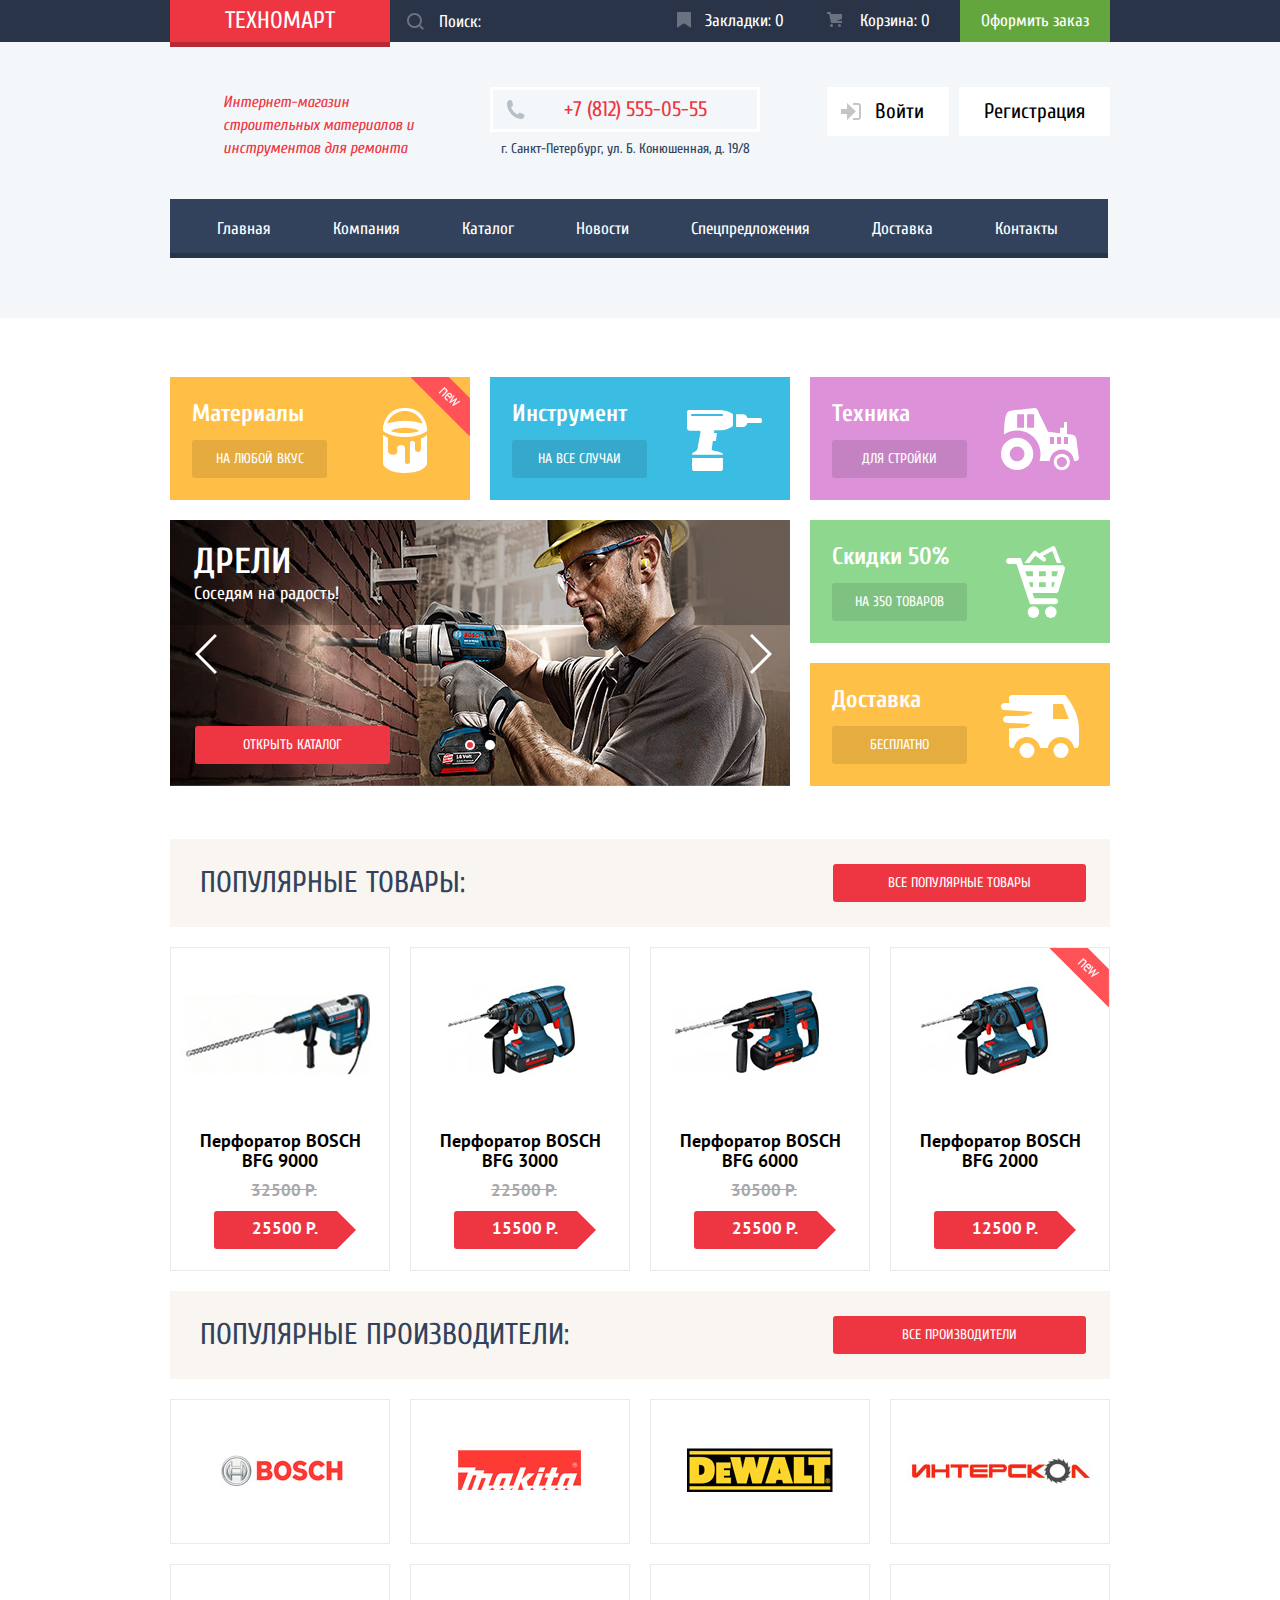
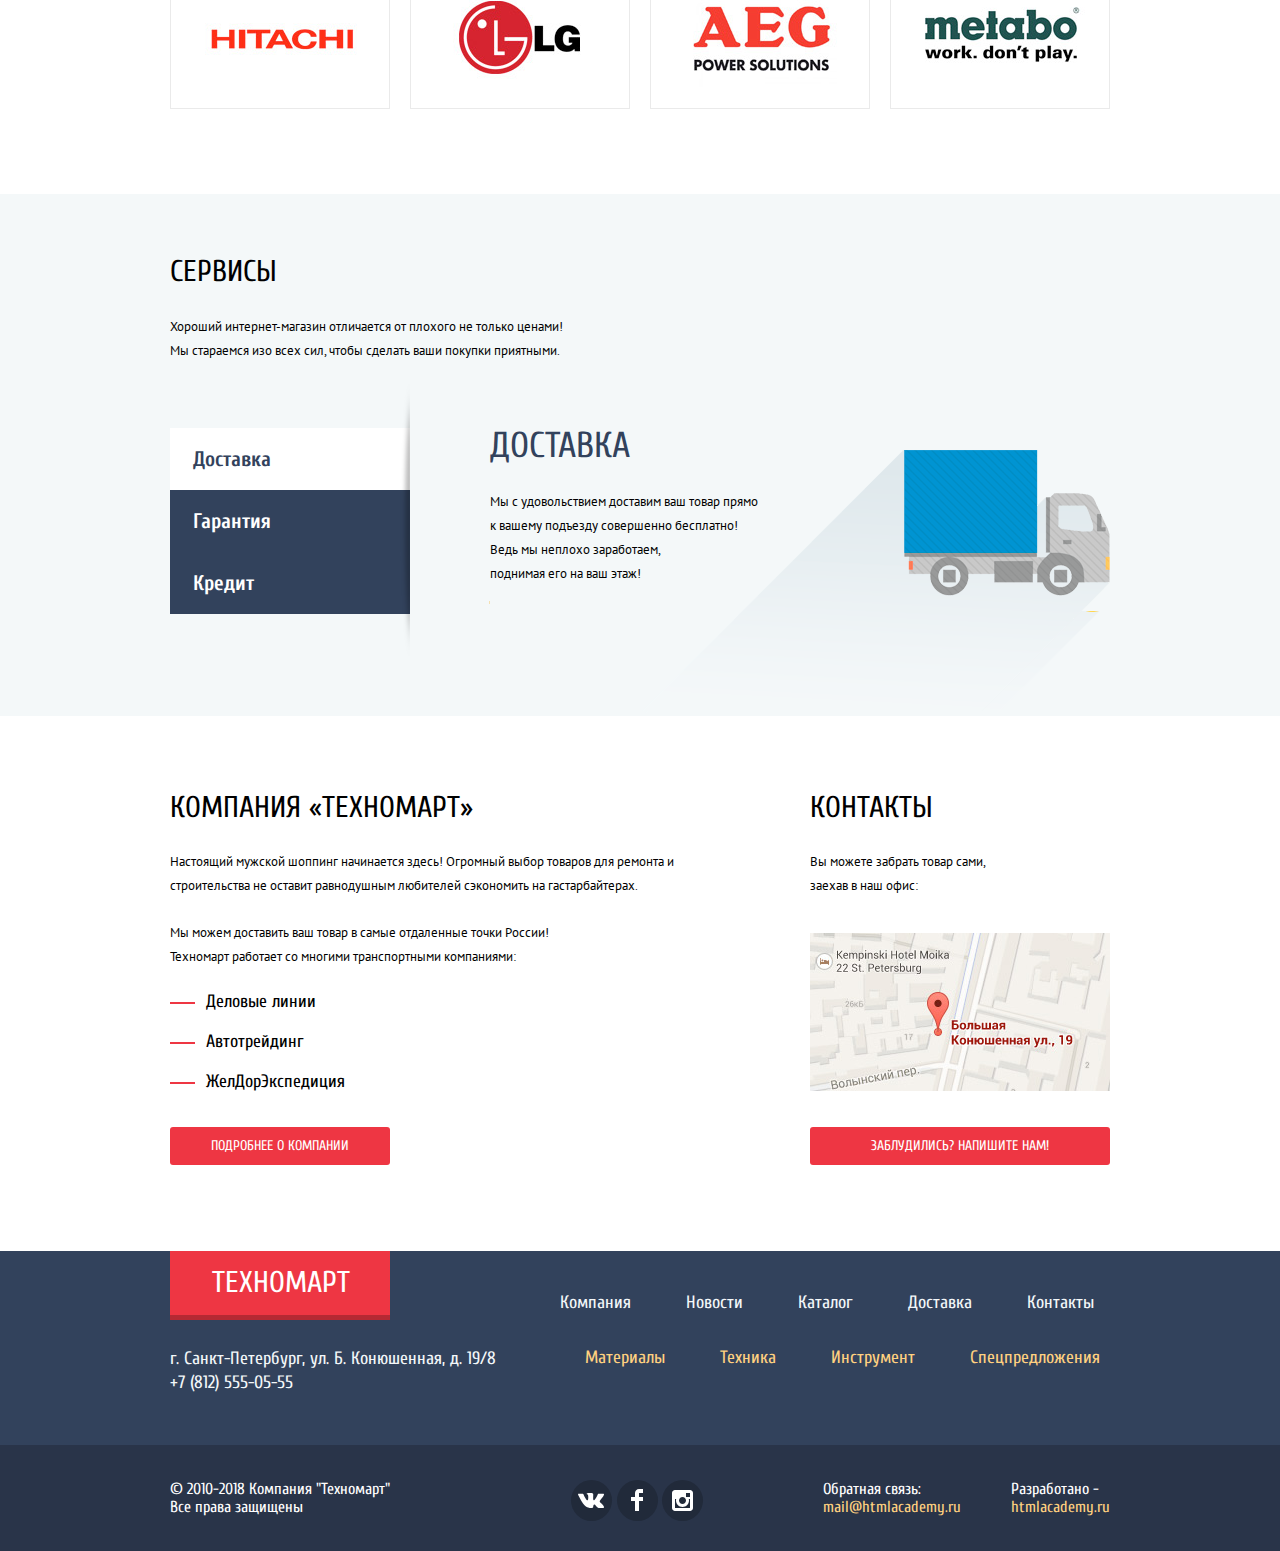
<file: projects/technomart/index.html>
<!DOCTYPE html>
<html lang="ru">

<head>
  <meta charset="utf-8">
  <title>HTML Academy: Техномарт</title>
  <link href="https://fonts.googleapis.com/css?family=Cuprum:400,400i,700&amp;subset=cyrillic" rel="stylesheet">
  <link href="https://fonts.googleapis.com/css?family=PT+Sans:400,700&amp;subset=cyrillic" rel="stylesheet">
  <link href="css/normalize.css" rel="stylesheet">
  <link href="css/style-min.css" rel="stylesheet">
</head>

<body>
  <header class="main_header">
    <div class="header_top">
      <div class="container">
        <a class="logo">Техномарт</a>

        <form class="search_form" action="https://echo.htmlacademy.ru" method="post">
          <label>
            <span class="visually_hidden">Поиск</span>
            <input type="search" name="search" placeholder="Поиск:">
            <span class="search_form_icon"></span>
          </label>
        </form>

        <div class="shopping">
          <a class="shopping_markers" href="#">Закладки: 0</a>
          <a class="shopping_cart" href="#">Корзина: 0</a>
          <a class="shopping_order" href="#">Оформить заказ</a>
        </div>
      </div>
    </div>

    <div class="container middle">
      <h1 class="title">Интернет-магазин строительных материалов и инструментов для ремонта</h1>

      <div class="contacts">
        <a class="phone" href="tel:+78125550555">+7 (812) 555-05-55</a>
        <p class="adress">г. Санкт-Петербург, ул. Б. Конюшенная, д. 19/8</p>
      </div>

      <section class="user_navigation">
        <ul class="list">
          <li>
            <a class="item user_navigation_button login" href="#">Войти</a>
          </li>
          <li>
            <a class="item user_navigation_button registration" href="#">Регистрация</a>
          </li>
        </ul>
      </section>

      <nav class="main_navigation">
        <ul class="list">
          <li class="navigation_item">
            <a href="index.html">Главная</a>
          </li>
          <li class="navigation_item">
            <a href="#">Компания</a>
          </li>
          <li class="navigation_item">
            <a href="catalog.html">Каталог</a>
          </li>
          <li class="navigation_item">
            <a href="#">Новости</a>
          </li>
          <li class="navigation_item">
            <a href="#">Спецпредложения</a>
          </li>
          <li class="navigation_item">
            <a href="#">Доставка</a>
          </li>
          <li class="navigation_item">
            <a href="#">Контакты</a>
          </li>
        </ul>
      </nav>
    </div>
  </header>

  <main>
    <div class="container">

      <section class="promo_block">
        <ul class="list promo_list categories">
          <li class="item">
            <p>Материалы</p>
            <a href="#">на любой вкус</a>
          </li>
          <li class="item">
            <p>Инструмент</p>
            <a href="#">на все случаи</a>
          </li>
          <li class="item">
            <p>Техника</p>
            <a href="#">для стройки</a>
          </li>
        </ul>

        <div class="container">
          <div class="main_slider">
            <div class="sliders_controls">
              <a class="slider_controls_item button_back" href="#"><span class="visually_hidden">Назад</span></a>
              <a class="slider_controls_item button_next" href="#" ><span class="visually_hidden">Вперед</span></a>
              <a class="slider_controls_item button button_open" href="catalog.html">Открыть каталог</a>
              <div class="slider_navigation">
                <a class="slider_navigation_point active" href="#"><span class="visually_hidden">1</span></a>
                <a class="slider_navigation_point" href="#"><span class="visually_hidden">2</span></a>
              </div>
            </div>
            <ul class="main_slider_list">
              <li class="slide active">
                <p class="slide_title">Дрели</p>
                <p class="slide_description">Соседям на радость!</p>
              </li>
              <li class="slide">
                <p class="slide_title">Перфораторы</p>
                <p class="slide_description">Настоящие мужские игрушки</p>
              </li>
            </ul>
          </div>

          <ul class="list promo_list advantages">
            <li class="item">
              <p>Скидки 50%</p>
              <a href="#">на 350 товаров</a>
            </li>
            <li class="item">
              <p>Доставка</p>
              <a href="#">Бесплатно</a>
            </li>
          </ul>
        </div>
      </section>

      <section class="popular_products">
        <div class="header">
          <h2 class="title">Популярные товары:</h2>
          <a class="button" href="#">Все популярные товары</a>
        </div>

        <ul class="list">
          <li class="item product">
            <a class="product_title" href="#">
              <img src="img/bfg-9000.jpg" width="215" height="150" alt="Перфоратор bosch bfg 9000">
              <h3 class="title">Перфоратор <span>bosch bfg</span> 9000</h3>
            </a>
            <p class="old_price">32500 Р.</p>
            <p class="price">25500 Р.</p>
            <div class="product_actions">
              <a class="button buy" href="#">Купить</a>
              <a class="button mark" href="#">В закладки</a>
            </div>
          </li>
          <li class="item product">
            <a class="product_title" href="#">
              <img src="img/bfg-3000.jpg" width="215" height="150" alt="Перфоратор bosch bfg 3000">
              <h3 class="title">Перфоратор <span>bosch bfg</span> 3000</h3>
            </a>
            <p class="old_price">22500 Р.</p>
            <p class="price">15500 Р.</p>
            <div class="product_actions">
              <a class="button buy" href="#">Купить</a>
              <a class="button mark" href="#">В закладки</a>
            </div>
          </li>
          <li class="item product">
            <a class="product_title" href="#">
              <img src="img/bfg-6000.jpg" width="215" height="150" alt="Перфоратор bosch bfg 6000">
              <h3 class="title">Перфоратор <span>bosch bfg</span> 6000</h3>
            </a>
            <p class="old_price">30500 Р.</p>
            <p class="price">25500 Р.</p>
            <div class="product_actions">
              <a class="button buy" href="#">Купить</a>
              <a class="button mark" href="#">В закладки</a>
            </div>
          </li>
          <li class="item product product_new">
            <a class="product_title" href="#">
              <img src="img/bfg-2000.jpg" width="215" height="150" alt="Перфоратор bosch bfg 2000">
              <h3 class="title">Перфоратор <span>bosch bfg</span> 2000</h3>
            </a>
            <p class="price">12500 Р.</p>
            <div class="product_actions">
              <a class="button buy" href="#">Купить</a>
              <a class="button mark" href="#">В закладки</a>
            </div>
          </li>
        </ul>
      </section>

      <section class="popular_manufacturers">
        <div class="header">
          <h2 class="title">Популярные производители:</h2>
          <a class="button" href="#">Все производители</a>
        </div>

        <ul class="list">
          <li class="manufacturer">
            <a href="#">
              <img src="img/bosch.jpg" width="200" height="125" alt="Производитель BOSCH">
            </a>
          </li>
          <li class="manufacturer">
            <a href="#">
              <img src="img/makita.jpg" width="200" height="125" alt="Производитель makita">
            </a>
          </li>
          <li class="manufacturer">
            <a href="#">
              <img src="img/dewalt.jpg" width="200" height="125" alt="Производитель DeWalt">
            </a>
          </li>
          <li class="manufacturer">
            <a href="#">
              <img src="img/interskol.jpg" width="200" height="125" alt="Производитель Интерскол">
            </a>
          </li>
          <li class="manufacturer">
            <a href="#">
              <img src="img/hitachi.jpg" width="200" height="125" alt="Производитель Hitachi">
            </a>
          </li>
          <li class="manufacturer">
            <a href="#">
              <img src="img/lg.jpg" width="200" height="125" alt="Производитель LG">
            </a>
          </li>
          <li class="manufacturer">
            <a href="#">
              <img src="img/aeg.jpg" width="200" height="125" alt="Производитель AEG Power Solutions">
            </a>
          </li>
          <li class="manufacturer">
            <a href="#">
              <img src="img/metabo.jpg" width="200" height="125" alt="Производитель Metabo">
            </a>
          </li>
        </ul>
      </section>
    </div>

    <section class="services">
      <div class="container">
        <h2 class="block_title title">Сервисы</h2>
        <p class="services_description">
          Хороший интернет-магазин отличается от плохого не только ценами!
          Мы стараемся изо всех сил, чтобы сделать ваши покупки приятными.
        </p>
        <div class="services_slider">
          <ul class="list services_list">
            <li>
              <a class="item current" href="#">Доставка</a>
            </li>
            <li>
              <a class="item" href="#">Гарантия</a>
            </li>
            <li>
              <a class="item" href="#">Кредит</a>
            </li>
          </ul>

          <ul class="list description_list">
            <li class="description_slide car_image active">
              <h3 class="title">Доставка</h3>
              <p>
                Мы с удовольствием доставим ваш товар прямо<br> к вашему подъезду совершенно бесплатно!<br> Ведь мы неплохо заработаем,<br> поднимая
                его на ваш этаж!
              </p>
            </li>
            <li class="description_slide guarantee_image">
              <h3 class="title">Гарантия</h3>
              <p>
                Если купленный у нас товар поломается или заискрит,<br> а также в случае пожара, спровоцированного его возгоранием,<br> вы всегда можете быть уверены в нашей гарантии.
                Мы обменяем<br> сгоревший товар на новый.<br>Дом уж восстановите как-нибудь сами.
              </p>
            </li>
            <li class="description_slide credit_image">
              <h3 class="title">Кредит</h3>
              <p>
                Залезть в долговую яму стало проще!<br>
                Кредитные консультанты придут к вам на помощь.
              </p>
              <a class="button" href="#">Отправить заявку</a>
            </li>
          </ul>
        </div>
      </div>
    </section>

    <div class="container double_column">
      <section class="about_company">
        <h2 class="block_title title">Компания «Техномарт»</h2>
        <p>
          Настоящий мужской шоппинг начинается здесь! Огромный выбор товаров для ремонта и строительства не оставит равнодушным любителей
          сэкономить на гастарбайтерах.
        </p>
        <p>
          Мы можем доставить ваш товар в самые отдаленные точки России!
        </p>
        <p>
          Техномарт работает со многими транспортными компаниями:
        </p>
        <ul class="list transport_companies_list">
          <li class="item">
            <p>Деловые линии</p>
          </li>
          <li class="item">
            <p>Автотрейдинг</p>
          </li>
          <li class="item">
            <p>ЖелДорЭкспедиция</p>
          </li>
        </ul>
        <a class="button" href="#">Подробнее о компании</a>
      </section>

      <section class="main_contacts">
        <h2 class="block_title title">Контакты</h2>
        <p>
          Вы можете забрать товар сами,
          заехав в наш офис:
        </p>
        <a href="https://goo.gl/maps/xjfJGWHimSE2" target="_blank">
          <img src="img/small-map.jpg" width="300" height="158" alt="Компании Техномарт находится по адресу: г.Санкт-Петербург, ул. Б.Конюшенная, д. 19/8">
        </a>
        <a class="button" href="#">Заблудились? Напишите нам!</a>
      </section>
    </div>
  </main>

  <footer class="main_footer">
    <div class="container double_column">
      <div class="container">
        <a class="logo">Техномарт</a>

        <div class="footer_contacts">
          <p class="adress">г. Санкт-Петербург, ул. Б. Конюшенная, д. 19/8</p>
          <a class="phone" href="tel:+78125550555">+7 (812) 555-05-55</a>
        </div>
      </div>

      <nav class="navigation">
        <ul class="list">
          <li class="footer_navigation_item">
            <a class="item" href="#">Компания</a>
          </li>
          <li class="footer_navigation_item">
            <a class="item" href="#">Новости</a>
          </li>
          <li class="footer_navigation_item">
            <a class="item" href="catalog.html">Каталог</a>
          </li>
          <li class="footer_navigation_item">
            <a class="item" href="#">Доставка</a>
          </li>
          <li class="footer_navigation_item last_item">
            <a class="item" href="#">Контакты</a>
          </li>
          <li class="footer_navigation_item">
            <a class="item second_string" href="#">Материалы</a>
          </li>
          <li class="footer_navigation_item">
            <a class="item second_string" href="#">Техника</a>
          </li>
          <li class="footer_navigation_item">
            <a class="item second_string" href="#">Инструмент</a>
          </li>
          <li class="footer_navigation_item">
            <a class="item second_string" href="#">Спецпредложения</a>
          </li>
        </ul>
      </nav>
    </div>

    <div class="footer_bottom">
      <div class="container">
        <div class="copyright">
          <p>
            &copy; 2010-2018 Компания "Техномарт"
            Все права защищены
          </p>
        </div>

        <section class="social">
          <ul class="list">
            <li>
              <a class="vkontakte" href="#"><span class="visually_hidden">Вконтакте</span></a>
            </li>
            <li>
              <a class="facebook" href="#"><span class="visually_hidden">Facebook</span></a>
            </li>
            <li>
              <a class="instagram" href="#"><span class="visually_hidden">Instagram</span></a>
            </li>
          </ul>
        </section>

        <div class="feedback">
          <p>Обратная связь:</p>
          <a class="link" href="mailto:mail@htmlacademy.ru">mail@htmlacademy.ru</a>
        </div>

        <div class="developed_by">
          <p>Разработано -</p>
          <a class="link" href="https://htmlacademy.ru/intensive/htmlcss">htmlacademy.ru</a>
        </div>
      </div>
    </div>
  </footer>

  <section class="modal write_us">
    <h2 class="visually_hidden">Обратная связь</h2>
    <form class="form_write_us" action="https://echo.htmlacademy.ru" method="post">
      <div class="form_fields">
        <label>
          <span>Ваше имя:</span>
          <input class="form_field" type="text" name="name" placeholder="Имя Фамилия">
        </label>
        <label>
          <span>Ваш e-mail:</span>
          <input class="form_field" type="email" name="email" placeholder="email@example.com">
        </label>
        <label>
          <span>Текст письма</span>
          <textarea class="form_field" name="message" rows="5" placeholder="В свободной форме"></textarea>
        </label>
      </div>
      <div class="gray_background">
        <button class="button" type="submit">Отправить</button>
      </div>
    </form>
    <button class="modal_close" type="button">Закрыть</button>
  </section>

  <section class="modal map">
    <h2 class="visually_hidden">Как нас найти?</h2>
    <iframe src="https://www.google.com/maps/embed?pb=!1m18!1m12!1m3!1d1680.6253991226004!2d30.32204547578636!3d59.93858548471296!2m3!1f0!2f0!3f0!3m2!1i1024!2i768!4f13.1!3m3!1m2!1s0x4696310fca145cc1%3A0x42b32648d8238007!2z0JHQvtC70YzRiNCw0Y8g0JrQvtC90Y7RiNC10L3QvdCw0Y8g0YPQuy4sIDE5LzgsINCh0LDQvdC60YIt0J_QtdGC0LXRgNCx0YPRgNCzLCAxOTExODY!5e0!3m2!1sru!2sru!4v1536044945062" width="940" height="466" style="border:0" allowfullscreen></iframe>
    <img src="img/big-map.jpg" width="940" height="446" alt="Компании Техномарт находится по адресу: г.Санкт-Петербург, ул. Б.Конюшенная, д. 19/8">
    <button class="modal_close" type="button">Закрыть</button>
  </section>

  <section class="modal cart_success">
    <p>Товар добавлен в корзину!</p>
    <div class="gray_background">
      <a class="button order" href="#">Оформить заказ</a>
      <a class="button back" href="#">Продолжить покупки</a>
    </div>
    <button class="modal_close" type="button">Закрыть</button>
  </section>

  <script src="js/index-min.js"></script>
</body>

</html>
</file>
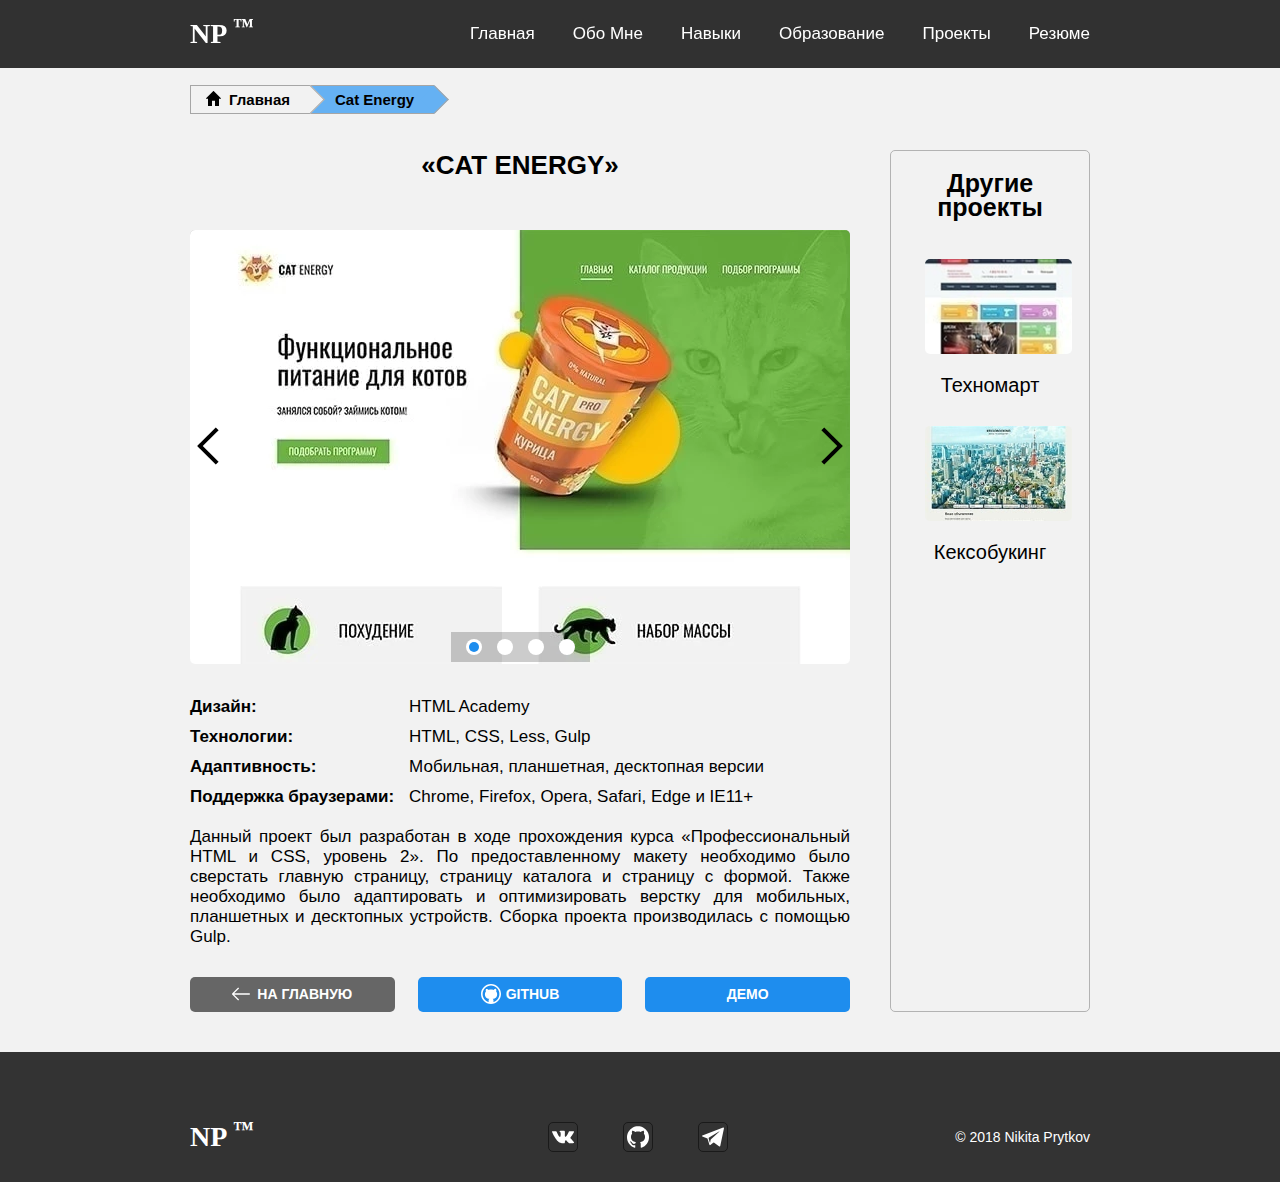
<file: cat-energy.html>
<!DOCTYPE html><html lang="ru"><head><title>Проект &laquo;Cat Energy&raquo; &mdash; Прытков Никита</title><meta name="robots" content="noindex, nofollow"><meta charset="UTF-8"><meta name="viewport" content="width=device-width,initial-scale=1"><link rel="stylesheet" href="css/style-min.css"></head><body><div style="display:none"><svg xmlns="http://www.w3.org/2000/svg"><symbol id="github-icon" viewbox="0 0 438.549 438.549"><path d="M409.132 114.573c-19.608-33.596-46.205-60.194-79.798-79.8-33.598-19.607-70.277-29.408-110.063-29.408-39.781 0-76.472 9.804-110.063 29.408-33.596 19.605-60.192 46.204-79.8 79.8C9.803 148.168 0 184.854 0 224.63c0 47.78 13.94 90.745 41.827 128.906 27.884 38.164 63.906 64.572 108.063 79.227 5.14.954 8.945.283 11.419-1.996 2.475-2.282 3.711-5.14 3.711-8.562 0-.571-.049-5.708-.144-15.417a2549.81 2549.81 0 0 1-.144-25.406l-6.567 1.136c-4.187.767-9.469 1.092-15.846 1-6.374-.089-12.991-.757-19.842-1.999-6.854-1.231-13.229-4.086-19.13-8.559-5.898-4.473-10.085-10.328-12.56-17.556l-2.855-6.57c-1.903-4.374-4.899-9.233-8.992-14.559-4.093-5.331-8.232-8.945-12.419-10.848l-1.999-1.431c-1.332-.951-2.568-2.098-3.711-3.429-1.142-1.331-1.997-2.663-2.568-3.997-.572-1.335-.098-2.43 1.427-3.289 1.525-.859 4.281-1.276 8.28-1.276l5.708.853c3.807.763 8.516 3.042 14.133 6.851 5.614 3.806 10.229 8.754 13.846 14.842 4.38 7.806 9.657 13.754 15.846 17.847 6.184 4.093 12.419 6.136 18.699 6.136 6.28 0 11.704-.476 16.274-1.423 4.565-.952 8.848-2.383 12.847-4.285 1.713-12.758 6.377-22.559 13.988-29.41-10.848-1.14-20.601-2.857-29.264-5.14-8.658-2.286-17.605-5.996-26.835-11.14-9.235-5.137-16.896-11.516-22.985-19.126-6.09-7.614-11.088-17.61-14.987-29.979-3.901-12.374-5.852-26.648-5.852-42.826 0-23.035 7.52-42.637 22.557-58.817-7.044-17.318-6.379-36.732 1.997-58.24 5.52-1.715 13.706-.428 24.554 3.853 10.85 4.283 18.794 7.952 23.84 10.994 5.046 3.041 9.089 5.618 12.135 7.708 17.705-4.947 35.976-7.421 54.818-7.421s37.117 2.474 54.823 7.421l10.849-6.849c7.419-4.57 16.18-8.758 26.262-12.565 10.088-3.805 17.802-4.853 23.134-3.138 8.562 21.509 9.325 40.922 2.279 58.24 15.036 16.18 22.559 35.787 22.559 58.817 0 16.178-1.958 30.497-5.853 42.966-3.9 12.471-8.941 22.457-15.125 29.979-6.191 7.521-13.901 13.85-23.131 18.986-9.232 5.14-18.182 8.85-26.84 11.136-8.662 2.286-18.415 4.004-29.263 5.146 9.894 8.562 14.842 22.077 14.842 40.539v60.237c0 3.422 1.19 6.279 3.572 8.562 2.379 2.279 6.136 2.95 11.276 1.995 44.163-14.653 80.185-41.062 108.068-79.226 27.88-38.161 41.825-81.126 41.825-128.906-.01-39.771-9.818-76.454-29.414-110.049z"></path></symbol><symbol id="linkedin-icon"><path d="M430.117 261.543V420.56h-92.188V272.193c0-37.271-13.334-62.707-46.703-62.707-25.473 0-40.632 17.142-47.301 33.724-2.432 5.928-3.058 14.179-3.058 22.477V420.56h-92.219s1.242-251.285 0-277.32h92.21v39.309c-.187.294-.43.611-.606.896h.606v-.896c12.251-18.869 34.13-45.824 83.102-45.824 60.673-.001 106.157 39.636 106.157 124.818zM52.183 9.558C20.635 9.558 0 30.251 0 57.463c0 26.619 20.038 47.94 50.959 47.94h.616c32.159 0 52.159-21.317 52.159-47.94-.606-27.212-20-47.905-51.551-47.905zM5.477 420.56h92.184V143.24H5.477v277.32z"></path></symbol><symbol id="telegram-icon" viewbox="0 0 300 300"><path d="M5.299 144.645l69.126 25.8 26.756 86.047c1.712 5.511 8.451 7.548 12.924 3.891l38.532-31.412a11.496 11.496 0 0 1 14.013-.391l69.498 50.457c4.785 3.478 11.564.856 12.764-4.926L299.823 29.22c1.31-6.316-4.896-11.585-10.91-9.259L5.218 129.402c-7.001 2.7-6.94 12.612.081 15.243zm91.57 12.066l135.098-83.207c2.428-1.491 4.926 1.792 2.841 3.726L123.313 180.87a23.112 23.112 0 0 0-7.163 13.829l-3.798 28.146c-.503 3.758-5.782 4.131-6.819.494l-14.607-51.325c-1.673-5.854.765-12.107 5.943-15.303z"></path></symbol><symbol id="vk-icon" viewbox="0 0 548.358 548.358"><path d="M545.451 400.298c-.664-1.431-1.283-2.618-1.858-3.569-9.514-17.135-27.695-38.167-54.532-63.102l-.567-.571-.284-.28-.287-.287h-.288c-12.18-11.611-19.893-19.418-23.123-23.415-5.91-7.614-7.234-15.321-4.004-23.13 2.282-5.9 10.854-18.36 25.696-37.397 7.807-10.089 13.99-18.175 18.556-24.267 32.931-43.78 47.208-71.756 42.828-83.939l-1.701-2.847c-1.143-1.714-4.093-3.282-8.846-4.712-4.764-1.427-10.853-1.663-18.278-.712l-82.224.568c-1.332-.472-3.234-.428-5.712.144l-3.713.859-1.431.715-1.136.859c-.952.568-1.999 1.567-3.142 2.995-1.137 1.423-2.088 3.093-2.848 4.996-8.952 23.031-19.13 44.444-30.553 64.238-7.043 11.803-13.511 22.032-19.418 30.693-5.899 8.658-10.848 15.037-14.842 19.126-4 4.093-7.61 7.372-10.852 9.849-3.237 2.478-5.708 3.525-7.419 3.142-1.715-.383-3.33-.763-4.859-1.143-2.663-1.714-4.805-4.045-6.42-6.995-1.622-2.95-2.714-6.663-3.285-11.136-.568-4.476-.904-8.326-1-11.563-.089-3.233-.048-7.806.145-13.706.198-5.903.287-9.897.287-11.991 0-7.234.141-15.085.424-23.555.288-8.47.521-15.181.716-20.125.194-4.949.284-10.185.284-15.705s-.336-9.849-1-12.991a44.442 44.442 0 0 0-2.99-9.137c-1.335-2.95-3.289-5.232-5.853-6.852-2.569-1.618-5.763-2.902-9.564-3.856-10.089-2.283-22.936-3.518-38.547-3.71-35.401-.38-58.148 1.906-68.236 6.855-3.997 2.091-7.614 4.948-10.848 8.562-3.427 4.189-3.905 6.475-1.431 6.851 11.422 1.711 19.508 5.804 24.267 12.275l1.715 3.429c1.334 2.474 2.666 6.854 3.999 13.134 1.331 6.28 2.19 13.227 2.568 20.837.95 13.897.95 25.793 0 35.689-.953 9.9-1.853 17.607-2.712 23.127-.859 5.52-2.143 9.993-3.855 13.418-1.715 3.426-2.856 5.52-3.428 6.28-.571.76-1.047 1.239-1.425 1.427a21.387 21.387 0 0 1-7.71 1.431c-2.667 0-5.901-1.334-9.707-4-3.805-2.666-7.754-6.328-11.847-10.992-4.093-4.665-8.709-11.184-13.85-19.558-5.137-8.374-10.467-18.271-15.987-29.691l-4.567-8.282c-2.855-5.328-6.755-13.086-11.704-23.267-4.952-10.185-9.329-20.037-13.134-29.554-1.521-3.997-3.806-7.04-6.851-9.134l-1.429-.859c-.95-.76-2.475-1.567-4.567-2.427a30.301 30.301 0 0 0-6.567-1.854l-78.229.568c-7.994 0-13.418 1.811-16.274 5.428l-1.143 1.711c-.571.953-.859 2.475-.859 4.57 0 2.094.571 4.664 1.714 7.707 11.42 26.84 23.839 52.725 37.257 77.659 13.418 24.934 25.078 45.019 34.973 60.237 9.897 15.229 19.985 29.602 30.264 43.112 10.279 13.515 17.083 22.176 20.412 25.981 3.333 3.812 5.951 6.662 7.854 8.565l7.139 6.851c4.568 4.569 11.276 10.041 20.127 16.416 8.853 6.379 18.654 12.659 29.408 18.85 10.756 6.181 23.269 11.225 37.546 15.126 14.275 3.905 28.169 5.472 41.684 4.716h32.834c6.659-.575 11.704-2.669 15.133-6.283l1.136-1.431c.764-1.136 1.479-2.901 2.139-5.276.668-2.379 1-5 1-7.851-.195-8.183.428-15.558 1.852-22.124 1.423-6.564 3.045-11.513 4.859-14.846 1.813-3.33 3.859-6.14 6.136-8.418 2.282-2.283 3.908-3.666 4.862-4.142.948-.479 1.705-.804 2.276-.999 4.568-1.522 9.944-.048 16.136 4.429 6.187 4.473 11.99 9.996 17.418 16.56 5.425 6.57 11.943 13.941 19.555 22.124 7.617 8.186 14.277 14.271 19.985 18.274l5.708 3.426c3.812 2.286 8.761 4.38 14.853 6.283 6.081 1.902 11.409 2.378 15.984 1.427l73.087-1.14c7.229 0 12.854-1.197 16.844-3.572 3.998-2.379 6.373-5 7.139-7.851.764-2.854.805-6.092.145-9.712-.677-3.611-1.344-6.136-2.008-7.563z"></path></symbol></svg></div><header class="header header--nojs"><h1 class="visually-hidden">Проект &laquo;Cat Energy&raquo; &mdash; Прытков Никита</h1><div class="header__container"><a class="header__logo logo" href="index.html">NP <sup>&trade;</sup></a><nav class="main-navigation main-navigation--nojs"><button class="main-navigation__toggle" type="button"><span class="visually-hidden">Открыть меню</span> <span class="main-navigation__burger"></span></button><ul class="main-navigation__menu-list"><li class="main-navigation__menu-item"><a class="main-navigation__menu-link" href="index.html">Главная</a></li><li class="main-navigation__menu-item"><a class="main-navigation__menu-link" href="index.html#about-me">Обо мне</a></li><li class="main-navigation__menu-item"><a class="main-navigation__menu-link" href="index.html#technologies">Навыки</a></li><li class="main-navigation__menu-item"><a class="main-navigation__menu-link" href="index.html#education">Образование</a></li><li class="main-navigation__menu-item"><a class="main-navigation__menu-link" href="index.html#portfolio">Проекты</a></li><li class="main-navigation__menu-item"><a class="main-navigation__menu-link" href="index.html#resume">Резюме</a></li></ul></nav></div></header><main class="inner-page"><div class="inner-page__wrapper"><section class="breadcrumbs"><h2 class="breadcrumbs__title"><span class="visually-hidden">Навигация по сайту</span></h2><ul class="breadcrumbs__list"><li class="breadcrumbs__item"><a class="breadcrumbs__link" href="index.html">Главная</a></li><li class="breadcrumbs__item"><a class="breadcrumbs__link breadcrumbs__link--current">Cat Energy</a></li></ul></section><div class="inner-page__container"><section class="project"><h2 class="project__title">&laquo;Cat Energy&raquo;</h2><section class="project__slider slider"><h2 class="visually-hidden">Изображения проекта</h2><div class="slider__controls"><a class="slider__control slider__control--previous" tabindex="0"><span class="visually-hidden">Предыдущее изображение</span></a><ul class="slider__navigation"><li class="slider__navigation-item"><a class="slider__slide-number slider__slide-number--current" tabindex="0"><span class="visually-hidden">Слайд 1</span></a></li><li class="slider__navigation-item"><a class="slider__slide-number" tabindex="0"><span class="visually-hidden">Слайд 2</span></a></li><li class="slider__navigation-item"><a class="slider__slide-number" tabindex="0"><span class="visually-hidden">Слайд 3</span></a></li><li class="slider__navigation-item"><a class="slider__slide-number" tabindex="0"><span class="visually-hidden">Слайд 4</span></a></li></ul><a class="slider__control slider__control--next" tabindex="0"><span class="visually-hidden">Следующее изображение</span></a></div><ul class="slider__list"><li class="slider__slide slider__slide--current"><picture><source type="image/webp" media="(min-width: 960px)" srcset="img/cat-energy-slide-1-desktop@1x.webp, img/cat-energy-slide-1-desktop@2x.webp 2x"><source type="image/webp" media="(min-width: 660px)" srcset="img/cat-energy-slide-1-tablet@1x.webp, img/cat-energy-slide-1-tablet@2x.webp 2x"><source type="image/webp" srcset="img/cat-energy-preview-mobile@1x.webp, img/cat-energy-preview-mobile@2x.webp 2x"><source media="(min-width: 960px)" srcset="img/cat-energy-slide-1-desktop@1x.jpg, img/cat-energy-slide-1-desktop@2x.jpg 2x"><source media="(min-width: 660px)" srcset="img/cat-energy-slide-1-tablet@1x.jpg, img/cat-energy-slide-1-tablet@2x.jpg 2x"><img class="slider__slide-image" src="img/cat-energy-preview-mobile@1x.jpg" srcset="img/cat-energy-preview-mobile@2x.jpg 2x" alt="Проект &laquo;Cat Energy&raquo;. Десктопная версия главной страницы. Шапка и промо-блок"></picture></li><li class="slider__slide"><picture><source type="image/webp" media="(min-width: 960px)" srcset="img/cat-energy-slide-2-desktop@1x.webp, img/cat-energy-slide-2-desktop@2x.webp 2x"><source type="image/webp" media="(min-width: 660px)" srcset="img/cat-energy-slide-2-tablet@1x.webp, img/cat-energy-slide-2-tablet@2x.webp 2x"><source type="image/webp" srcset="img/cat-energy-slide-2-mobile@1x.webp, img/cat-energy-slide-2-mobile@2x.webp 2x"><source media="(min-width: 960px)" srcset="img/cat-energy-slide-2-desktop@1x.jpg, img/cat-energy-slide-2-desktop@2x.jpg 2x"><source media="(min-width: 660px)" srcset="img/cat-energy-slide-2-tablet@1x.jpg, img/cat-energy-slide-2-tablet@2x.jpg 2x"><img class="slider__slide-image" src="img/cat-energy-slide-2-mobile@1x.jpg" srcset="img/cat-energy-slide-2-mobile@2x.jpg 2x" alt="Проект &laquo;Cat Energy&raquo;. Десктопная версия главной страницы. Сравнение и описание программ"></picture></li><li class="slider__slide"><picture><source type="image/webp" media="(min-width: 960px)" srcset="img/cat-energy-slide-3-desktop@1x.webp, img/cat-energy-slide-3-desktop@2x.webp 2x"><source type="image/webp" media="(min-width: 660px)" srcset="img/cat-energy-slide-3-tablet@1x.webp, img/cat-energy-slide-3-tablet@2x.webp 2x"><source type="image/webp" srcset="img/cat-energy-slide-3-mobile@1x.webp, img/cat-energy-slide-3-mobile@2x.webp 2x"><source media="(min-width: 960px)" srcset="img/cat-energy-slide-3-desktop@1x.jpg, img/cat-energy-slide-3-desktop@2x.jpg 2x"><source media="(min-width: 660px)" srcset="img/cat-energy-slide-3-tablet@1x.jpg, img/cat-energy-slide-3-tablet@2x.jpg 2x"><img class="slider__slide-image" src="img/cat-energy-slide-3-mobile@1x.jpg" srcset="img/cat-energy-slide-3-mobile@2x.jpg 2x" alt="Проект &laquo;Cat Energy&raquo;. Десктопная версия главной страницы. Пример"></picture></li><li class="slider__slide"><picture><source type="image/webp" media="(min-width: 960px)" srcset="img/cat-energy-slide-4-desktop@1x.webp, img/cat-energy-slide-4-desktop@2x.webp 2x"><source type="image/webp" media="(min-width: 660px)" srcset="img/cat-energy-slide-4-tablet@1x.webp, img/cat-energy-slide-4-tablet@2x.webp 2x"><source type="image/webp" srcset="img/cat-energy-slide-4-mobile@1x.webp, img/cat-energy-slide-4-mobile@2x.webp 2x"><source media="(min-width: 960px)" srcset="img/cat-energy-slide-4-desktop@1x.jpg, img/cat-energy-slide-4-desktop@2x.jpg 2x"><source media="(min-width: 660px)" srcset="img/cat-energy-slide-4-tablet@1x.jpg, img/cat-energy-slide-4-tablet@2x.jpg 2x"><img class="slider__slide-image" src="img/cat-energy-slide-4-mobile@1x.jpg" srcset="img/cat-energy-slide-4-mobile@2x.jpg 2x" alt="Проект &laquo;Cat Energy&raquo;. Десктопная версия главной страницы. Контакты и подвал сайта"></picture></li></ul></section><table class="project__info"><tr><th class="project__info-heading">Дизайн:</th><td class="project__info-data"><span>Html</span> Academy</td></tr><tr><th class="project__info-heading">Технологии:</th><td class="project__info-data"><span>Html, css</span>, Less, Gulp</td></tr><tr><th class="project__info-heading">Адаптивность:</th><td class="project__info-data">Мобильная, планшетная, десктопная версии</td></tr><tr><th class="project__info-heading">Поддержка браузерами:</th><td class="project__info-data">Chrome, Firefox, Opera, Safari, Edge и IE11+</td></tr></table><p class="project__description">Данный проект был разработан в ходе прохождения курса &laquo;Профессиональный HTML и CSS, уровень 2&raquo;. По предоставленному макету необходимо было сверстать главную страницу, страницу каталога и страницу с формой. Также необходимо было адаптировать и оптимизировать верстку для мобильных, планшетных и десктопных устройств. Сборка проекта производилась с помощью Gulp.</p><ul class="project__links"><li class="project__links-item"><a class="button button--github" href="https://github.com/Settimov7/775721-cat-energy" target="_blank"><span>GitHub</span></a></li><li class="project__links-item"><a class="button" href="projects/cat-energy/index.html" target="_blank"><span>Демо</span></a></li><li class="project__links-item"><a class="button button--back" href="index.html"><span>На главную</span></a></li></ul></section><aside class="more-projects"><h2 class="more-projects__title">Другие проекты</h2><ul class="more-projects__list"><li class="more-projects__item"><a class="more-projects__item-link" href="technomart.html"><h3 class="more-projects__item-heading more-projects__item-heading--technomart">Техномарт</h3></a></li><li class="more-projects__item"><a class="more-projects__item-link" href="keksobooking.html"><h3 class="more-projects__item-heading more-projects__item-heading--keksobooking">Кексобукинг</h3></a></li></ul></aside></div></div></main><footer class="footer"><div class="footer__wrapper"><a class="footer__logo logo" href="index.html#start-page">NP <sup>&trade;</sup></a><div class="footer__social social social--footer"><h3 class="visually-hidden">Мои профили в социальных сетях</h3><ul class="social__list"><li class="social__item"><a class="social__link" href="https://vk.com/nikita_prytkov" target="_blank"><span class="visually-hidden">Моя страница вконтакте</span> <svg class="social__icon" width="32" height="32"><use xlink:href="#vk-icon"></use></svg></a></li><li class="social__item"><a class="social__link" href="https://github.com/Settimov7" target="_blank"><span class="visually-hidden">Мой профиль на GitHub</span> <svg class="social__icon" width="32" height="32"><use xlink:href="#github-icon"></use></svg></a></li><li class="social__item"><a class="social__link" href="https://t.me/settimo_dev" target="_blank"><span class="visually-hidden">Я в telegram</span> <svg class="social__icon" width="32" height="32"><use xlink:href="#telegram-icon"></use></svg></a></li></ul></div><div class="footer__developed-by"><span>&copy; 2018 Nikita Prytkov</span></div></div></footer><script src="js/script-min.js"></script></body></html>
</file>
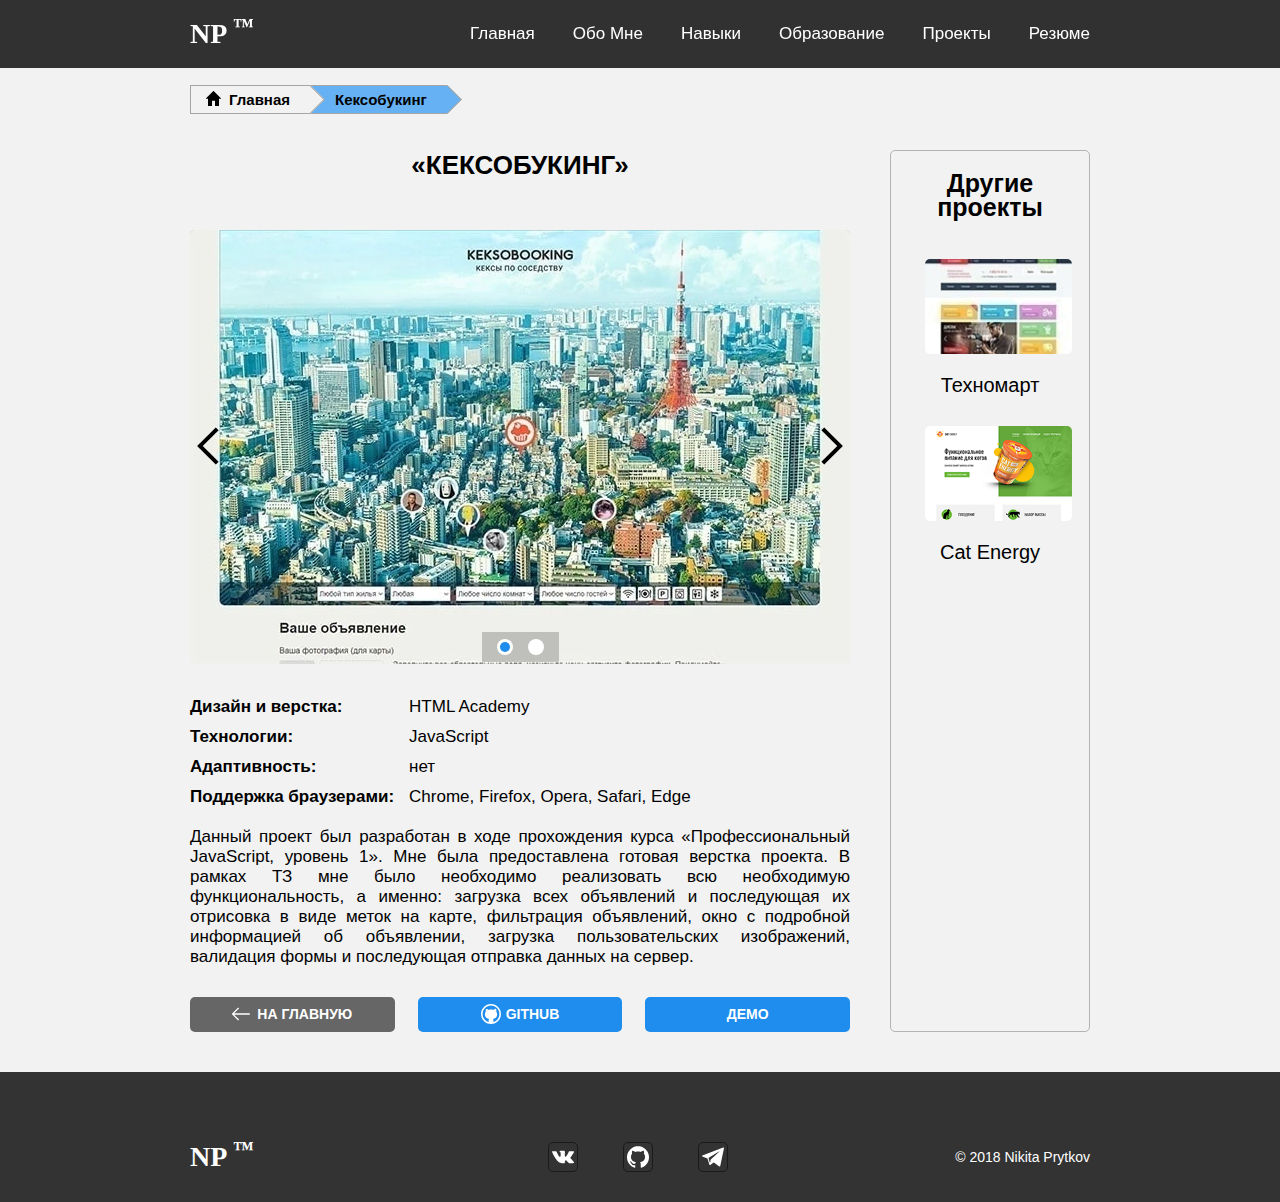
<file: keksobooking.html>
<!DOCTYPE html><html lang="ru"><head><title>Проект &laquo;Кексобукинг&raquo; &mdash; Прытков Никита</title><meta name="robots" content="noindex, nofollow"><meta charset="UTF-8"><meta name="viewport" content="width=device-width,initial-scale=1"><link rel="stylesheet" href="css/style-min.css"></head><body><div style="display:none"><svg xmlns="http://www.w3.org/2000/svg"><symbol id="github-icon" viewbox="0 0 438.549 438.549"><path d="M409.132 114.573c-19.608-33.596-46.205-60.194-79.798-79.8-33.598-19.607-70.277-29.408-110.063-29.408-39.781 0-76.472 9.804-110.063 29.408-33.596 19.605-60.192 46.204-79.8 79.8C9.803 148.168 0 184.854 0 224.63c0 47.78 13.94 90.745 41.827 128.906 27.884 38.164 63.906 64.572 108.063 79.227 5.14.954 8.945.283 11.419-1.996 2.475-2.282 3.711-5.14 3.711-8.562 0-.571-.049-5.708-.144-15.417a2549.81 2549.81 0 0 1-.144-25.406l-6.567 1.136c-4.187.767-9.469 1.092-15.846 1-6.374-.089-12.991-.757-19.842-1.999-6.854-1.231-13.229-4.086-19.13-8.559-5.898-4.473-10.085-10.328-12.56-17.556l-2.855-6.57c-1.903-4.374-4.899-9.233-8.992-14.559-4.093-5.331-8.232-8.945-12.419-10.848l-1.999-1.431c-1.332-.951-2.568-2.098-3.711-3.429-1.142-1.331-1.997-2.663-2.568-3.997-.572-1.335-.098-2.43 1.427-3.289 1.525-.859 4.281-1.276 8.28-1.276l5.708.853c3.807.763 8.516 3.042 14.133 6.851 5.614 3.806 10.229 8.754 13.846 14.842 4.38 7.806 9.657 13.754 15.846 17.847 6.184 4.093 12.419 6.136 18.699 6.136 6.28 0 11.704-.476 16.274-1.423 4.565-.952 8.848-2.383 12.847-4.285 1.713-12.758 6.377-22.559 13.988-29.41-10.848-1.14-20.601-2.857-29.264-5.14-8.658-2.286-17.605-5.996-26.835-11.14-9.235-5.137-16.896-11.516-22.985-19.126-6.09-7.614-11.088-17.61-14.987-29.979-3.901-12.374-5.852-26.648-5.852-42.826 0-23.035 7.52-42.637 22.557-58.817-7.044-17.318-6.379-36.732 1.997-58.24 5.52-1.715 13.706-.428 24.554 3.853 10.85 4.283 18.794 7.952 23.84 10.994 5.046 3.041 9.089 5.618 12.135 7.708 17.705-4.947 35.976-7.421 54.818-7.421s37.117 2.474 54.823 7.421l10.849-6.849c7.419-4.57 16.18-8.758 26.262-12.565 10.088-3.805 17.802-4.853 23.134-3.138 8.562 21.509 9.325 40.922 2.279 58.24 15.036 16.18 22.559 35.787 22.559 58.817 0 16.178-1.958 30.497-5.853 42.966-3.9 12.471-8.941 22.457-15.125 29.979-6.191 7.521-13.901 13.85-23.131 18.986-9.232 5.14-18.182 8.85-26.84 11.136-8.662 2.286-18.415 4.004-29.263 5.146 9.894 8.562 14.842 22.077 14.842 40.539v60.237c0 3.422 1.19 6.279 3.572 8.562 2.379 2.279 6.136 2.95 11.276 1.995 44.163-14.653 80.185-41.062 108.068-79.226 27.88-38.161 41.825-81.126 41.825-128.906-.01-39.771-9.818-76.454-29.414-110.049z"></path></symbol><symbol id="linkedin-icon"><path d="M430.117 261.543V420.56h-92.188V272.193c0-37.271-13.334-62.707-46.703-62.707-25.473 0-40.632 17.142-47.301 33.724-2.432 5.928-3.058 14.179-3.058 22.477V420.56h-92.219s1.242-251.285 0-277.32h92.21v39.309c-.187.294-.43.611-.606.896h.606v-.896c12.251-18.869 34.13-45.824 83.102-45.824 60.673-.001 106.157 39.636 106.157 124.818zM52.183 9.558C20.635 9.558 0 30.251 0 57.463c0 26.619 20.038 47.94 50.959 47.94h.616c32.159 0 52.159-21.317 52.159-47.94-.606-27.212-20-47.905-51.551-47.905zM5.477 420.56h92.184V143.24H5.477v277.32z"></path></symbol><symbol id="telegram-icon" viewbox="0 0 300 300"><path d="M5.299 144.645l69.126 25.8 26.756 86.047c1.712 5.511 8.451 7.548 12.924 3.891l38.532-31.412a11.496 11.496 0 0 1 14.013-.391l69.498 50.457c4.785 3.478 11.564.856 12.764-4.926L299.823 29.22c1.31-6.316-4.896-11.585-10.91-9.259L5.218 129.402c-7.001 2.7-6.94 12.612.081 15.243zm91.57 12.066l135.098-83.207c2.428-1.491 4.926 1.792 2.841 3.726L123.313 180.87a23.112 23.112 0 0 0-7.163 13.829l-3.798 28.146c-.503 3.758-5.782 4.131-6.819.494l-14.607-51.325c-1.673-5.854.765-12.107 5.943-15.303z"></path></symbol><symbol id="vk-icon" viewbox="0 0 548.358 548.358"><path d="M545.451 400.298c-.664-1.431-1.283-2.618-1.858-3.569-9.514-17.135-27.695-38.167-54.532-63.102l-.567-.571-.284-.28-.287-.287h-.288c-12.18-11.611-19.893-19.418-23.123-23.415-5.91-7.614-7.234-15.321-4.004-23.13 2.282-5.9 10.854-18.36 25.696-37.397 7.807-10.089 13.99-18.175 18.556-24.267 32.931-43.78 47.208-71.756 42.828-83.939l-1.701-2.847c-1.143-1.714-4.093-3.282-8.846-4.712-4.764-1.427-10.853-1.663-18.278-.712l-82.224.568c-1.332-.472-3.234-.428-5.712.144l-3.713.859-1.431.715-1.136.859c-.952.568-1.999 1.567-3.142 2.995-1.137 1.423-2.088 3.093-2.848 4.996-8.952 23.031-19.13 44.444-30.553 64.238-7.043 11.803-13.511 22.032-19.418 30.693-5.899 8.658-10.848 15.037-14.842 19.126-4 4.093-7.61 7.372-10.852 9.849-3.237 2.478-5.708 3.525-7.419 3.142-1.715-.383-3.33-.763-4.859-1.143-2.663-1.714-4.805-4.045-6.42-6.995-1.622-2.95-2.714-6.663-3.285-11.136-.568-4.476-.904-8.326-1-11.563-.089-3.233-.048-7.806.145-13.706.198-5.903.287-9.897.287-11.991 0-7.234.141-15.085.424-23.555.288-8.47.521-15.181.716-20.125.194-4.949.284-10.185.284-15.705s-.336-9.849-1-12.991a44.442 44.442 0 0 0-2.99-9.137c-1.335-2.95-3.289-5.232-5.853-6.852-2.569-1.618-5.763-2.902-9.564-3.856-10.089-2.283-22.936-3.518-38.547-3.71-35.401-.38-58.148 1.906-68.236 6.855-3.997 2.091-7.614 4.948-10.848 8.562-3.427 4.189-3.905 6.475-1.431 6.851 11.422 1.711 19.508 5.804 24.267 12.275l1.715 3.429c1.334 2.474 2.666 6.854 3.999 13.134 1.331 6.28 2.19 13.227 2.568 20.837.95 13.897.95 25.793 0 35.689-.953 9.9-1.853 17.607-2.712 23.127-.859 5.52-2.143 9.993-3.855 13.418-1.715 3.426-2.856 5.52-3.428 6.28-.571.76-1.047 1.239-1.425 1.427a21.387 21.387 0 0 1-7.71 1.431c-2.667 0-5.901-1.334-9.707-4-3.805-2.666-7.754-6.328-11.847-10.992-4.093-4.665-8.709-11.184-13.85-19.558-5.137-8.374-10.467-18.271-15.987-29.691l-4.567-8.282c-2.855-5.328-6.755-13.086-11.704-23.267-4.952-10.185-9.329-20.037-13.134-29.554-1.521-3.997-3.806-7.04-6.851-9.134l-1.429-.859c-.95-.76-2.475-1.567-4.567-2.427a30.301 30.301 0 0 0-6.567-1.854l-78.229.568c-7.994 0-13.418 1.811-16.274 5.428l-1.143 1.711c-.571.953-.859 2.475-.859 4.57 0 2.094.571 4.664 1.714 7.707 11.42 26.84 23.839 52.725 37.257 77.659 13.418 24.934 25.078 45.019 34.973 60.237 9.897 15.229 19.985 29.602 30.264 43.112 10.279 13.515 17.083 22.176 20.412 25.981 3.333 3.812 5.951 6.662 7.854 8.565l7.139 6.851c4.568 4.569 11.276 10.041 20.127 16.416 8.853 6.379 18.654 12.659 29.408 18.85 10.756 6.181 23.269 11.225 37.546 15.126 14.275 3.905 28.169 5.472 41.684 4.716h32.834c6.659-.575 11.704-2.669 15.133-6.283l1.136-1.431c.764-1.136 1.479-2.901 2.139-5.276.668-2.379 1-5 1-7.851-.195-8.183.428-15.558 1.852-22.124 1.423-6.564 3.045-11.513 4.859-14.846 1.813-3.33 3.859-6.14 6.136-8.418 2.282-2.283 3.908-3.666 4.862-4.142.948-.479 1.705-.804 2.276-.999 4.568-1.522 9.944-.048 16.136 4.429 6.187 4.473 11.99 9.996 17.418 16.56 5.425 6.57 11.943 13.941 19.555 22.124 7.617 8.186 14.277 14.271 19.985 18.274l5.708 3.426c3.812 2.286 8.761 4.38 14.853 6.283 6.081 1.902 11.409 2.378 15.984 1.427l73.087-1.14c7.229 0 12.854-1.197 16.844-3.572 3.998-2.379 6.373-5 7.139-7.851.764-2.854.805-6.092.145-9.712-.677-3.611-1.344-6.136-2.008-7.563z"></path></symbol></svg></div><header class="header header--nojs"><h1 class="visually-hidden">Проект &laquo;Кексобукинг&raquo; &mdash; Прытков Никита</h1><div class="header__container"><a class="header__logo logo" href="index.html">NP <sup>&trade;</sup></a><nav class="main-navigation main-navigation--nojs"><button class="main-navigation__toggle" type="button"><span class="visually-hidden">Открыть меню</span> <span class="main-navigation__burger"></span></button><ul class="main-navigation__menu-list"><li class="main-navigation__menu-item"><a class="main-navigation__menu-link" href="index.html">Главная</a></li><li class="main-navigation__menu-item"><a class="main-navigation__menu-link" href="index.html#about-me">Обо мне</a></li><li class="main-navigation__menu-item"><a class="main-navigation__menu-link" href="index.html#technologies">Навыки</a></li><li class="main-navigation__menu-item"><a class="main-navigation__menu-link" href="index.html#education">Образование</a></li><li class="main-navigation__menu-item"><a class="main-navigation__menu-link" href="index.html#portfolio">Проекты</a></li><li class="main-navigation__menu-item"><a class="main-navigation__menu-link" href="index.html#resume">Резюме</a></li></ul></nav></div></header><main class="inner-page"><div class="inner-page__wrapper"><section class="breadcrumbs"><h2 class="breadcrumbs__title"><span class="visually-hidden">Навигация по сайту</span></h2><ul class="breadcrumbs__list"><li class="breadcrumbs__item"><a class="breadcrumbs__link" href="index.html">Главная</a></li><li class="breadcrumbs__item"><a class="breadcrumbs__link breadcrumbs__link--current">Кексобукинг</a></li></ul></section><div class="inner-page__container"><section class="project"><h2 class="project__title">&laquo;Кексобукинг&raquo;</h2><section class="project__slider slider"><h2 class="visually-hidden">Изображения проекта</h2><div class="slider__controls"><a class="slider__control slider__control--previous" tabindex="0"><span class="visually-hidden">Предыдущее изображение</span></a><ul class="slider__navigation"><li class="slider__navigation-item"><a class="slider__slide-number slider__slide-number--current" tabindex="0"><span class="visually-hidden">Слайд 1</span></a></li><li class="slider__navigation-item"><a class="slider__slide-number" tabindex="0"><span class="visually-hidden">Слайд 2</span></a></li></ul><a class="slider__control slider__control--next" tabindex="0"><span class="visually-hidden">Следующее изображение</span></a></div><ul class="slider__list"><li class="slider__slide slider__slide--current"><picture><source type="image/webp" media="(min-width: 960px)" srcset="img/keksobooking-slide-1-desktop@1x.webp, img/keksobooking-slide-1-desktop@2x.webp 2x"><source type="image/webp" media="(min-width: 660px)" srcset="img/keksobooking-slide-1-tablet@1x.webp, img/keksobooking-slide-1-tablet@2x.webp 2x"><source type="image/webp" srcset="img/keksobooking-preview-mobile@1x.webp, img/keksobooking-preview-mobile@2x.webp 2x"><source media="(min-width: 960px)" srcset="img/keksobooking-slide-1-desktop@1x.jpg, img/keksobooking-slide-1-desktop@2x.jpg 2x"><source media="(min-width: 660px)" srcset="img/keksobooking-slide-1-tablet@1x.jpg, img/keksobooking-slide-1-tablet@2x.jpg 2x"><img class="slider__slide-image" src="img/keksobooking-slide-1-mobile@1x.jpg" srcset="img/keksobooking-slide-1-mobile@2x.jpg 2x" alt="Проект &laquo;Кексобукинг&raquo;. Карта с метками всех объявлений."></picture></li><li class="slider__slide"><picture><source type="image/webp" media="(min-width: 960px)" srcset="img/keksobooking-slide-2-desktop@1x.webp, img/keksobooking-slide-2-desktop@2x.webp 2x"><source type="image/webp" media="(min-width: 660px)" srcset="img/keksobooking-slide-2-tablet@1x.webp, img/keksobooking-slide-2-tablet@2x.webp 2x"><source type="image/webp" srcset="img/keksobooking-slide-2-mobile@1x.webp, img/keksobooking-slide-2-mobile@2x.webp 2x"><source media="(min-width: 960px)" srcset="img/keksobooking-slide-2-desktop@1x.jpg, img/keksobooking-slide-2-desktop@2x.jpg 2x"><source media="(min-width: 660px)" srcset="img/keksobooking-slide-2-tablet@1x.jpg, img/keksobooking-slide-2-tablet@2x.jpg 2x"><img class="slider__slide-image" src="img/keksobooking-slide-2-mobile@1x.jpg" srcset="img/keksobooking-slide-2-mobile@2x.jpg 2x" alt="Проект &laquo;Кексобукинг&raquo;. Форма добавления нового объявления"></picture></li></ul></section><table class="project__info"><tr><th class="project__info-heading">Дизайн и верстка:</th><td class="project__info-data"><span>Html</span> Academy</td></tr><tr><th class="project__info-heading">Технологии:</th><td class="project__info-data">JavaScript</td></tr><tr><th class="project__info-heading">Адаптивность:</th><td class="project__info-data">нет</td></tr><tr><th class="project__info-heading">Поддержка браузерами:</th><td class="project__info-data">Chrome, Firefox, Opera, Safari, Edge</td></tr></table><p class="project__description">Данный проект был разработан в ходе прохождения курса &laquo;Профессиональный JavaScript, уровень 1&raquo;. Мне была предоставлена готовая верстка проекта. В рамках ТЗ мне было необходимо реализовать всю необходимую функциональность, а именно: загрузка всех объявлений и последующая их отрисовка в виде меток на карте, фильтрация объявлений, окно с подробной информацией об объявлении, загрузка пользовательских изображений, валидация формы и последующая отправка данных на сервер.</p><ul class="project__links"><li class="project__links-item"><a class="button button--github" href="https://github.com/Settimov7/775721-keksobooking" target="_blank"><span>GitHub</span></a></li><li class="project__links-item"><a class="button" href="projects/keksobooking/index.html" target="_blank"><span>Демо</span></a></li><li class="project__links-item"><a class="button button--back" href="index.html"><span>На главную</span></a></li></ul></section><aside class="more-projects"><h2 class="more-projects__title">Другие проекты</h2><ul class="more-projects__list"><li class="more-projects__item"><a class="more-projects__item-link" href="technomart.html"><h3 class="more-projects__item-heading more-projects__item-heading--technomart">Техномарт</h3></a></li><li class="more-projects__item"><a class="more-projects__item-link" href="cat-energy.html"><h3 class="more-projects__item-heading more-projects__item-heading--catenergy">Cat Energy</h3></a></li></ul></aside></div></div></main><footer class="footer"><div class="footer__wrapper"><a class="footer__logo logo" href="index.html#start-page">NP <sup>&trade;</sup></a><div class="footer__social social social--footer"><h3 class="visually-hidden">Мои профили в социальных сетях</h3><ul class="social__list"><li class="social__item"><a class="social__link" href="https://vk.com/nikita_prytkov" target="_blank"><span class="visually-hidden">Моя страница вконтакте</span> <svg class="social__icon" width="32" height="32"><use xlink:href="#vk-icon"></use></svg></a></li><li class="social__item"><a class="social__link" href="https://github.com/Settimov7" target="_blank"><span class="visually-hidden">Мой профиль на GitHub</span> <svg class="social__icon" width="32" height="32"><use xlink:href="#github-icon"></use></svg></a></li><li class="social__item"><a class="social__link" href="https://t.me/settimo_dev" target="_blank"><span class="visually-hidden">Я в telegram</span> <svg class="social__icon" width="32" height="32"><use xlink:href="#telegram-icon"></use></svg></a></li></ul></div><div class="footer__developed-by"><span>&copy; 2018 Nikita Prytkov</span></div></div></footer><script src="js/script-min.js"></script></body></html>
</file>
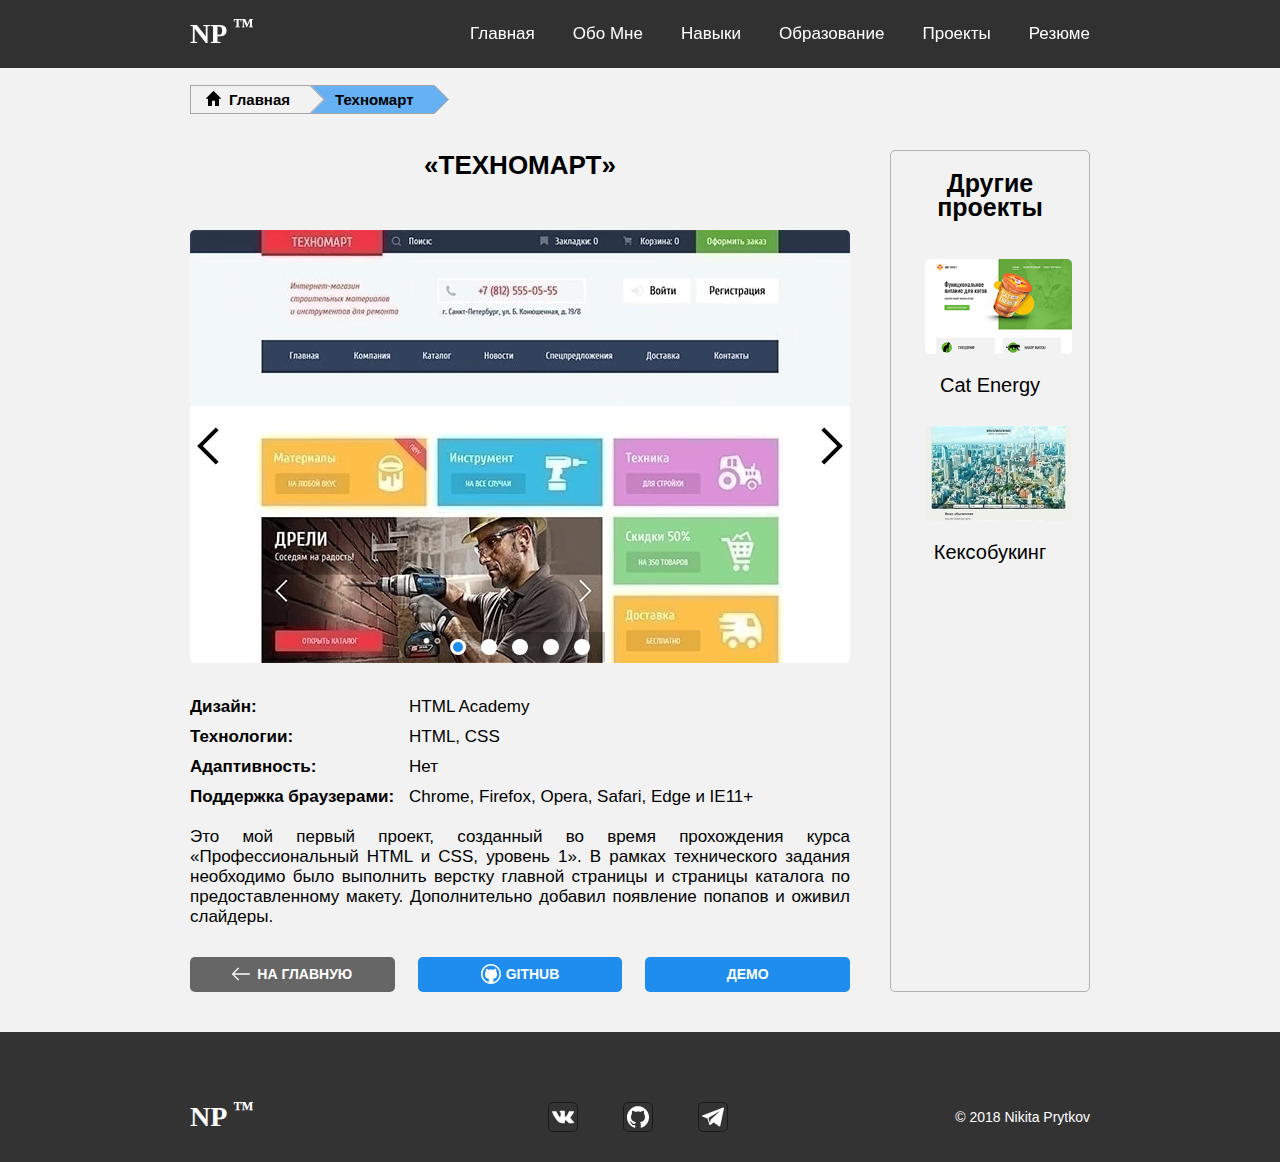
<file: technomart.html>
<!DOCTYPE html><html lang="ru"><head><title>Проект &laquo;Техномарт&raquo; &mdash; Прытков Никита</title><meta name="robots" content="noindex, nofollow"><meta charset="UTF-8"><meta name="viewport" content="width=device-width,initial-scale=1"><link rel="stylesheet" href="css/style-min.css"></head><body><div style="display:none"><svg xmlns="http://www.w3.org/2000/svg"><symbol id="github-icon" viewbox="0 0 438.549 438.549"><path d="M409.132 114.573c-19.608-33.596-46.205-60.194-79.798-79.8-33.598-19.607-70.277-29.408-110.063-29.408-39.781 0-76.472 9.804-110.063 29.408-33.596 19.605-60.192 46.204-79.8 79.8C9.803 148.168 0 184.854 0 224.63c0 47.78 13.94 90.745 41.827 128.906 27.884 38.164 63.906 64.572 108.063 79.227 5.14.954 8.945.283 11.419-1.996 2.475-2.282 3.711-5.14 3.711-8.562 0-.571-.049-5.708-.144-15.417a2549.81 2549.81 0 0 1-.144-25.406l-6.567 1.136c-4.187.767-9.469 1.092-15.846 1-6.374-.089-12.991-.757-19.842-1.999-6.854-1.231-13.229-4.086-19.13-8.559-5.898-4.473-10.085-10.328-12.56-17.556l-2.855-6.57c-1.903-4.374-4.899-9.233-8.992-14.559-4.093-5.331-8.232-8.945-12.419-10.848l-1.999-1.431c-1.332-.951-2.568-2.098-3.711-3.429-1.142-1.331-1.997-2.663-2.568-3.997-.572-1.335-.098-2.43 1.427-3.289 1.525-.859 4.281-1.276 8.28-1.276l5.708.853c3.807.763 8.516 3.042 14.133 6.851 5.614 3.806 10.229 8.754 13.846 14.842 4.38 7.806 9.657 13.754 15.846 17.847 6.184 4.093 12.419 6.136 18.699 6.136 6.28 0 11.704-.476 16.274-1.423 4.565-.952 8.848-2.383 12.847-4.285 1.713-12.758 6.377-22.559 13.988-29.41-10.848-1.14-20.601-2.857-29.264-5.14-8.658-2.286-17.605-5.996-26.835-11.14-9.235-5.137-16.896-11.516-22.985-19.126-6.09-7.614-11.088-17.61-14.987-29.979-3.901-12.374-5.852-26.648-5.852-42.826 0-23.035 7.52-42.637 22.557-58.817-7.044-17.318-6.379-36.732 1.997-58.24 5.52-1.715 13.706-.428 24.554 3.853 10.85 4.283 18.794 7.952 23.84 10.994 5.046 3.041 9.089 5.618 12.135 7.708 17.705-4.947 35.976-7.421 54.818-7.421s37.117 2.474 54.823 7.421l10.849-6.849c7.419-4.57 16.18-8.758 26.262-12.565 10.088-3.805 17.802-4.853 23.134-3.138 8.562 21.509 9.325 40.922 2.279 58.24 15.036 16.18 22.559 35.787 22.559 58.817 0 16.178-1.958 30.497-5.853 42.966-3.9 12.471-8.941 22.457-15.125 29.979-6.191 7.521-13.901 13.85-23.131 18.986-9.232 5.14-18.182 8.85-26.84 11.136-8.662 2.286-18.415 4.004-29.263 5.146 9.894 8.562 14.842 22.077 14.842 40.539v60.237c0 3.422 1.19 6.279 3.572 8.562 2.379 2.279 6.136 2.95 11.276 1.995 44.163-14.653 80.185-41.062 108.068-79.226 27.88-38.161 41.825-81.126 41.825-128.906-.01-39.771-9.818-76.454-29.414-110.049z"></path></symbol><symbol id="linkedin-icon"><path d="M430.117 261.543V420.56h-92.188V272.193c0-37.271-13.334-62.707-46.703-62.707-25.473 0-40.632 17.142-47.301 33.724-2.432 5.928-3.058 14.179-3.058 22.477V420.56h-92.219s1.242-251.285 0-277.32h92.21v39.309c-.187.294-.43.611-.606.896h.606v-.896c12.251-18.869 34.13-45.824 83.102-45.824 60.673-.001 106.157 39.636 106.157 124.818zM52.183 9.558C20.635 9.558 0 30.251 0 57.463c0 26.619 20.038 47.94 50.959 47.94h.616c32.159 0 52.159-21.317 52.159-47.94-.606-27.212-20-47.905-51.551-47.905zM5.477 420.56h92.184V143.24H5.477v277.32z"></path></symbol><symbol id="telegram-icon" viewbox="0 0 300 300"><path d="M5.299 144.645l69.126 25.8 26.756 86.047c1.712 5.511 8.451 7.548 12.924 3.891l38.532-31.412a11.496 11.496 0 0 1 14.013-.391l69.498 50.457c4.785 3.478 11.564.856 12.764-4.926L299.823 29.22c1.31-6.316-4.896-11.585-10.91-9.259L5.218 129.402c-7.001 2.7-6.94 12.612.081 15.243zm91.57 12.066l135.098-83.207c2.428-1.491 4.926 1.792 2.841 3.726L123.313 180.87a23.112 23.112 0 0 0-7.163 13.829l-3.798 28.146c-.503 3.758-5.782 4.131-6.819.494l-14.607-51.325c-1.673-5.854.765-12.107 5.943-15.303z"></path></symbol><symbol id="vk-icon" viewbox="0 0 548.358 548.358"><path d="M545.451 400.298c-.664-1.431-1.283-2.618-1.858-3.569-9.514-17.135-27.695-38.167-54.532-63.102l-.567-.571-.284-.28-.287-.287h-.288c-12.18-11.611-19.893-19.418-23.123-23.415-5.91-7.614-7.234-15.321-4.004-23.13 2.282-5.9 10.854-18.36 25.696-37.397 7.807-10.089 13.99-18.175 18.556-24.267 32.931-43.78 47.208-71.756 42.828-83.939l-1.701-2.847c-1.143-1.714-4.093-3.282-8.846-4.712-4.764-1.427-10.853-1.663-18.278-.712l-82.224.568c-1.332-.472-3.234-.428-5.712.144l-3.713.859-1.431.715-1.136.859c-.952.568-1.999 1.567-3.142 2.995-1.137 1.423-2.088 3.093-2.848 4.996-8.952 23.031-19.13 44.444-30.553 64.238-7.043 11.803-13.511 22.032-19.418 30.693-5.899 8.658-10.848 15.037-14.842 19.126-4 4.093-7.61 7.372-10.852 9.849-3.237 2.478-5.708 3.525-7.419 3.142-1.715-.383-3.33-.763-4.859-1.143-2.663-1.714-4.805-4.045-6.42-6.995-1.622-2.95-2.714-6.663-3.285-11.136-.568-4.476-.904-8.326-1-11.563-.089-3.233-.048-7.806.145-13.706.198-5.903.287-9.897.287-11.991 0-7.234.141-15.085.424-23.555.288-8.47.521-15.181.716-20.125.194-4.949.284-10.185.284-15.705s-.336-9.849-1-12.991a44.442 44.442 0 0 0-2.99-9.137c-1.335-2.95-3.289-5.232-5.853-6.852-2.569-1.618-5.763-2.902-9.564-3.856-10.089-2.283-22.936-3.518-38.547-3.71-35.401-.38-58.148 1.906-68.236 6.855-3.997 2.091-7.614 4.948-10.848 8.562-3.427 4.189-3.905 6.475-1.431 6.851 11.422 1.711 19.508 5.804 24.267 12.275l1.715 3.429c1.334 2.474 2.666 6.854 3.999 13.134 1.331 6.28 2.19 13.227 2.568 20.837.95 13.897.95 25.793 0 35.689-.953 9.9-1.853 17.607-2.712 23.127-.859 5.52-2.143 9.993-3.855 13.418-1.715 3.426-2.856 5.52-3.428 6.28-.571.76-1.047 1.239-1.425 1.427a21.387 21.387 0 0 1-7.71 1.431c-2.667 0-5.901-1.334-9.707-4-3.805-2.666-7.754-6.328-11.847-10.992-4.093-4.665-8.709-11.184-13.85-19.558-5.137-8.374-10.467-18.271-15.987-29.691l-4.567-8.282c-2.855-5.328-6.755-13.086-11.704-23.267-4.952-10.185-9.329-20.037-13.134-29.554-1.521-3.997-3.806-7.04-6.851-9.134l-1.429-.859c-.95-.76-2.475-1.567-4.567-2.427a30.301 30.301 0 0 0-6.567-1.854l-78.229.568c-7.994 0-13.418 1.811-16.274 5.428l-1.143 1.711c-.571.953-.859 2.475-.859 4.57 0 2.094.571 4.664 1.714 7.707 11.42 26.84 23.839 52.725 37.257 77.659 13.418 24.934 25.078 45.019 34.973 60.237 9.897 15.229 19.985 29.602 30.264 43.112 10.279 13.515 17.083 22.176 20.412 25.981 3.333 3.812 5.951 6.662 7.854 8.565l7.139 6.851c4.568 4.569 11.276 10.041 20.127 16.416 8.853 6.379 18.654 12.659 29.408 18.85 10.756 6.181 23.269 11.225 37.546 15.126 14.275 3.905 28.169 5.472 41.684 4.716h32.834c6.659-.575 11.704-2.669 15.133-6.283l1.136-1.431c.764-1.136 1.479-2.901 2.139-5.276.668-2.379 1-5 1-7.851-.195-8.183.428-15.558 1.852-22.124 1.423-6.564 3.045-11.513 4.859-14.846 1.813-3.33 3.859-6.14 6.136-8.418 2.282-2.283 3.908-3.666 4.862-4.142.948-.479 1.705-.804 2.276-.999 4.568-1.522 9.944-.048 16.136 4.429 6.187 4.473 11.99 9.996 17.418 16.56 5.425 6.57 11.943 13.941 19.555 22.124 7.617 8.186 14.277 14.271 19.985 18.274l5.708 3.426c3.812 2.286 8.761 4.38 14.853 6.283 6.081 1.902 11.409 2.378 15.984 1.427l73.087-1.14c7.229 0 12.854-1.197 16.844-3.572 3.998-2.379 6.373-5 7.139-7.851.764-2.854.805-6.092.145-9.712-.677-3.611-1.344-6.136-2.008-7.563z"></path></symbol></svg></div><header class="header header--nojs"><h1 class="visually-hidden">Проект &laquo;Техномарт&raquo; &mdash;</h1><div class="header__container"><a class="header__logo logo" href="index.html">NP <sup>&trade;</sup></a><nav class="main-navigation main-navigation--nojs"><button class="main-navigation__toggle" type="button"><span class="visually-hidden">Открыть меню</span> <span class="main-navigation__burger"></span></button><ul class="main-navigation__menu-list"><li class="main-navigation__menu-item"><a class="main-navigation__menu-link" href="index.html">Главная</a></li><li class="main-navigation__menu-item"><a class="main-navigation__menu-link" href="index.html#about-me">Обо мне</a></li><li class="main-navigation__menu-item"><a class="main-navigation__menu-link" href="index.html#technologies">Навыки</a></li><li class="main-navigation__menu-item"><a class="main-navigation__menu-link" href="index.html#education">Образование</a></li><li class="main-navigation__menu-item"><a class="main-navigation__menu-link" href="index.html#portfolio">Проекты</a></li><li class="main-navigation__menu-item"><a class="main-navigation__menu-link" href="index.html#resume">Резюме</a></li></ul></nav></div></header><main class="inner-page"><div class="inner-page__wrapper"><section class="breadcrumbs"><h2 class="visually-hidden">Навигация по сайту</h2><ul class="breadcrumbs__list"><li class="breadcrumbs__item"><a class="breadcrumbs__link" href="index.html">Главная</a></li><li class="breadcrumbs__item"><a class="breadcrumbs__link breadcrumbs__link--current">Техномарт</a></li></ul></section><div class="inner-page__container"><section class="project"><h2 class="project__title">&laquo;Техномарт&raquo;</h2><section class="project__slider slider"><h2 class="visually-hidden">Изображения проекта</h2><div class="slider__controls"><a class="slider__control slider__control--previous" tabindex="0"><span class="visually-hidden">Предыдущее изображение</span></a><ul class="slider__navigation"><li class="slider__navigation-item"><a class="slider__slide-number slider__slide-number--current" tabindex="0"><span class="visually-hidden">Слайд 1</span></a></li><li class="slider__navigation-item"><a class="slider__slide-number" tabindex="0"><span class="visually-hidden">Слайд 2</span></a></li><li class="slider__navigation-item"><a class="slider__slide-number" tabindex="0"><span class="visually-hidden">Слайд 3</span></a></li><li class="slider__navigation-item"><a class="slider__slide-number" tabindex="0"><span class="visually-hidden">Слайд 4</span></a></li><li class="slider__navigation-item"><a class="slider__slide-number" tabindex="0"><span class="visually-hidden">Слайд 5</span></a></li></ul><a class="slider__control slider__control--next" tabindex="0"><span class="visually-hidden">Следующее изображение</span></a></div><ul class="slider__list"><li class="slider__slide slider__slide--current"><picture><source type="image/webp" media="(min-width: 960px)" srcset="img/technomart-slide-1-desktop@1x.webp, img/technomart-slide-1-desktop@2x.webp 2x"><source type="image/webp" media="(min-width: 660px)" srcset="img/technomart-slide-1-tablet@1x.webp, img/technomart-slide-1-tablet@2x.webp 2x"><source type="image/webp" srcset="img/technomart-preview-mobile@1x.webp, img/technomart-preview-mobile@2x.webp 2x"><source media="(min-width: 960px)" srcset="img/technomart-slide-1-desktop@1x.jpg, img/technomart-slide-1-desktop@2x.jpg 2x"><source media="(min-width: 660px)" srcset="img/technomart-slide-1-tablet@1x.jpg, img/technomart-slide-1-tablet@2x.jpg 2x"><img class="slider__slide-image" src="img/technomart-preview-mobile@1x.jpg" srcset="img/technomart-preview-mobile@2x.jpg 2x" alt="Проект &laquo;Техномарт&raquo;. Десктопная версия главной страницы. Шапка и промо-блок"></picture></li><li class="slider__slide"><picture><source type="image/webp" media="(min-width: 960px)" srcset="img/technomart-slide-2-desktop@1x.webp, img/technomart-slide-2-desktop@2x.webp 2x"><source type="image/webp" media="(min-width: 660px)" srcset="img/technomart-slide-2-tablet@1x.webp, img/technomart-slide-2-tablet@2x.webp 2x"><source type="image/webp" srcset="img/technomart-slide-2-mobile@1x.webp, img/technomart-slide-2-mobile@2x.webp 2x"><source media="(min-width: 960px)" srcset="img/technomart-slide-2-desktop@1x.jpg, img/technomart-slide-2-desktop@2x.jpg 2x"><source media="(min-width: 660px)" srcset="img/technomart-slide-2-tablet@1x.jpg, img/technomart-slide-2-tablet@2x.jpg 2x"><img class="slider__slide-image" src="img/technomart-slide-2-mobile@1x.jpg" srcset="img/technomart-slide-2-mobile@2x.jpg 2x" alt="Проект &laquo;Техномарт&raquo;. Десктопная версия главной страницы. Популярные товары"></picture></li><li class="slider__slide"><picture><source type="image/webp" media="(min-width: 960px)" srcset="img/technomart-slide-3-desktop@1x.webp, img/technomart-slide-3-desktop@2x.webp 2x"><source type="image/webp" media="(min-width: 660px)" srcset="img/technomart-slide-3-tablet@1x.webp, img/technomart-slide-3-tablet@2x.webp 2x"><source type="image/webp" srcset="img/technomart-slide-3-mobile@1x.webp, img/technomart-slide-3-mobile@2x.webp 2x"><source media="(min-width: 960px)" srcset="img/technomart-slide-3-desktop@1x.jpg, img/technomart-slide-3-desktop@2x.jpg 2x"><source media="(min-width: 660px)" srcset="img/technomart-slide-3-tablet@1x.jpg, img/technomart-slide-3-tablet@2x.jpg 2x"><img class="slider__slide-image" src="img/technomart-slide-3-mobile@1x.jpg" srcset="img/technomart-slide-3-mobile@2x.jpg 2x" alt="Проект &laquo;Техномарт&raquo;. Десктопная версия главной страницы. Популярные производители"></picture></li><li class="slider__slide"><picture><source type="image/webp" media="(min-width: 960px)" srcset="img/technomart-slide-4-desktop@1x.webp, img/technomart-slide-4-desktop@2x.webp 2x"><source type="image/webp" media="(min-width: 660px)" srcset="img/technomart-slide-4-tablet@1x.webp, img/technomart-slide-4-tablet@2x.webp 2x"><source type="image/webp" srcset="img/technomart-slide-4-mobile@1x.webp, img/technomart-slide-4-mobile@2x.webp 2x"><source media="(min-width: 960px)" srcset="img/technomart-slide-4-desktop@1x.jpg, img/technomart-slide-4-desktop@2x.jpg 2x"><source media="(min-width: 660px)" srcset="img/technomart-slide-4-tablet@1x.jpg, img/technomart-slide-4-tablet@2x.jpg 2x"><img class="slider__slide-image" src="img/technomart-slide-4-mobile@1x.jpg" srcset="img/technomart-slide-4-mobile@2x.jpg 2x" alt="Проект &laquo;Техномарт&raquo;. Десктопная версия главной страницы. Сервисы"></picture></li><li class="slider__slide"><picture><source type="image/webp" media="(min-width: 960px)" srcset="img/technomart-slide-5-desktop@1x.webp, img/technomart-slide-5-desktop@2x.webp 2x"><source type="image/webp" media="(min-width: 660px)" srcset="img/technomart-slide-5-tablet@1x.webp, img/technomart-slide-5-tablet@2x.webp 2x"><source type="image/webp" srcset="img/technomart-slide-5-mobile@1x.webp, img/technomart-slide-5-mobile@2x.webp 2x"><source media="(min-width: 960px)" srcset="img/technomart-slide-5-desktop@1x.jpg, img/technomart-slide-5-desktop@2x.jpg 2x"><source media="(min-width: 660px)" srcset="img/technomart-slide-5-tablet@1x.jpg, img/technomart-slide-5-tablet@2x.jpg 2x"><img class="slider__slide-image" src="img/technomart-slide-5-mobile@1x.jpg" srcset="img/technomart-slide-5-mobile@2x.jpg 2x" alt="Проект &laquo;Техномарт&raquo;. Десктопная версия главной страницы. Контакты и подвал сайта"></picture></li></ul></section><table class="project__info"><tr><th class="project__info-heading">Дизайн:</th><td class="project__info-data"><span>Html</span> Academy</td></tr><tr><th class="project__info-heading">Технологии:</th><td class="project__info-data"><span>Html, css</span></td></tr><tr><th class="project__info-heading">Адаптивность:</th><td class="project__info-data">Нет</td></tr><tr><th class="project__info-heading">Поддержка браузерами:</th><td class="project__info-data">Chrome, Firefox, Opera, Safari, Edge и IE11+</td></tr></table><p class="project__description">Это мой первый проект, созданный во время прохождения курса &laquo;Профессиональный HTML и CSS, уровень 1&raquo;. В рамках технического задания необходимо было выполнить верстку главной страницы и страницы каталога по предоставленному макету. Дополнительно добавил появление попапов и оживил слайдеры.</p><ul class="project__links"><li class="project__links-item"><a class="button button--github" href="https://github.com/Settimov7/775721-technomart" target="_blank"><span>GitHub</span></a></li><li class="project__links-item"><a class="button" href="projects/technomart/index.html" target="_blank"><span>Демо</span></a></li><li class="project__links-item"><a class="button button--back" href="index.html"><span>На главную</span></a></li></ul></section><aside class="more-projects"><h2 class="more-projects__title">Другие проекты</h2><ul class="more-projects__list"><li class="more-projects__item"><a class="more-projects__item-link" href="cat-energy.html"><h3 class="more-projects__item-heading more-projects__item-heading--catenergy">Cat Energy</h3></a></li><li class="more-projects__item"><a class="more-projects__item-link" href="keksobooking.html"><h3 class="more-projects__item-heading more-projects__item-heading--keksobooking">Кексобукинг</h3></a></li></ul></aside></div></div></main><footer class="footer"><div class="footer__wrapper"><a class="footer__logo logo" href="index.html#start-page">NP <sup>&trade;</sup></a><div class="footer__social social social--footer"><h3 class="visually-hidden">Мои профили в социальных сетях</h3><ul class="social__list"><li class="social__item"><a class="social__link" href="https://vk.com/nikita_prytkov" target="_blank"><span class="visually-hidden">Моя страница вконтакте</span> <svg class="social__icon" width="32" height="32"><use xlink:href="#vk-icon"></use></svg></a></li><li class="social__item"><a class="social__link" href="https://github.com/Settimov7" target="_blank"><span class="visually-hidden">Мой профиль на GitHub</span> <svg class="social__icon" width="32" height="32"><use xlink:href="#github-icon"></use></svg></a></li><li class="social__item"><a class="social__link" href="https://t.me/settimo_dev" target="_blank"><span class="visually-hidden">Я в telegram</span> <svg class="social__icon" width="32" height="32"><use xlink:href="#telegram-icon"></use></svg></a></li></ul></div><div class="footer__developed-by"><span>&copy; 2018 Nikita Prytkov</span></div></div></footer><script src="js/script-min.js"></script></body></html>
</file>
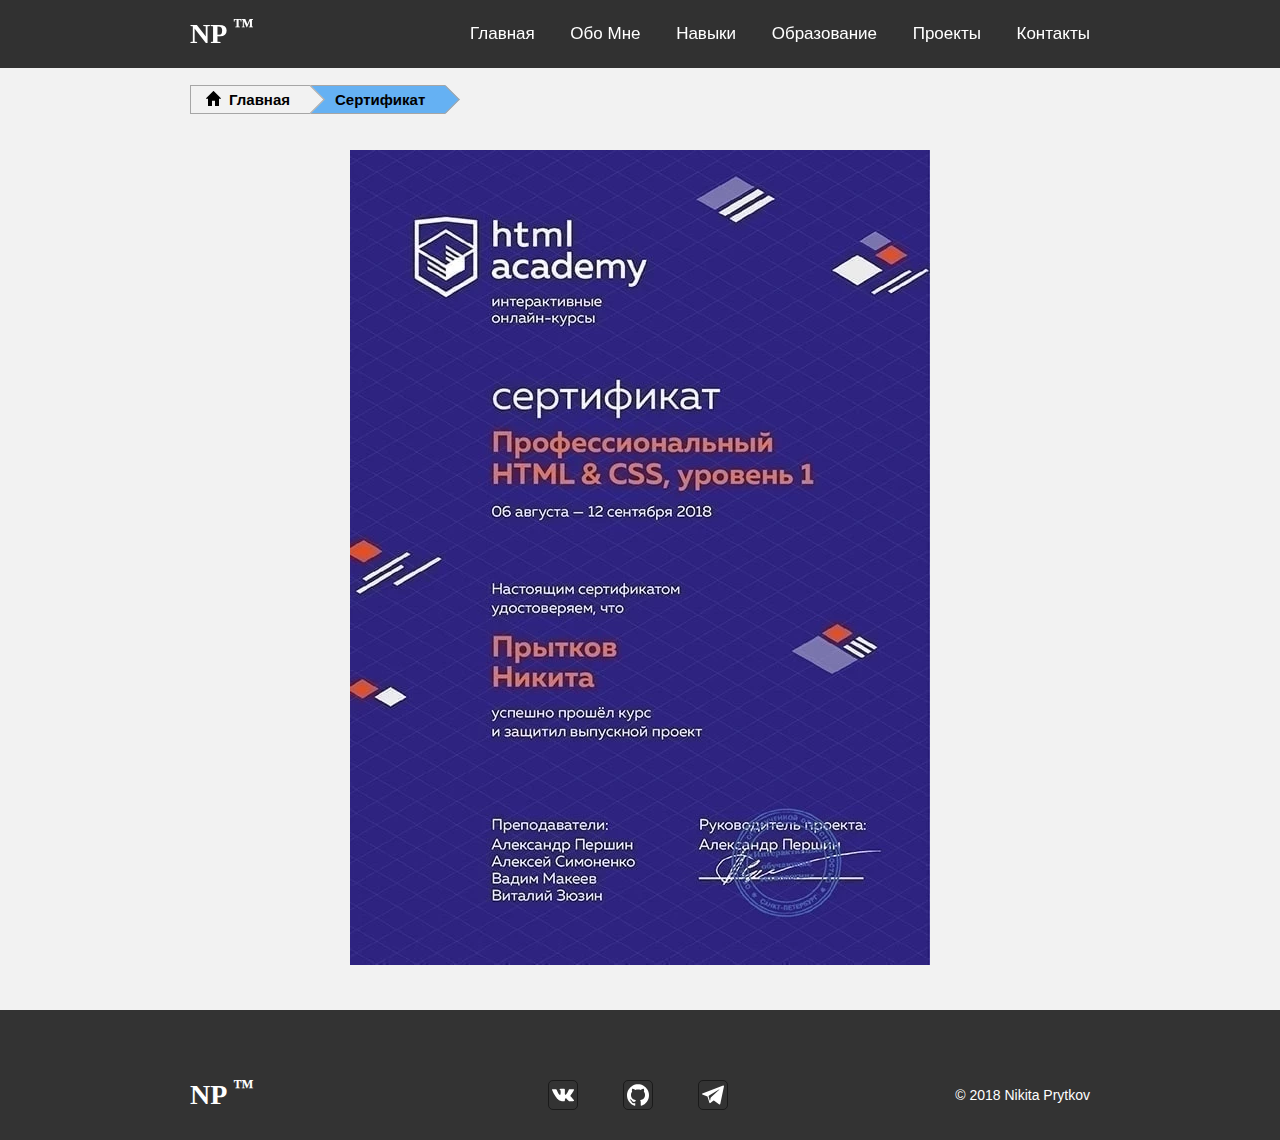
<file: certificates/certificate-html-css-1.html>
<!DOCTYPE html><html lang="ru"><head><title>Сертфикат за прохождение курса &laquo;Профессиональный HTML и CSS, уровень 1&raquo;</title><meta name="robots" content="noindex, nofollow"><meta charset="UTF-8"><meta name="viewport" content="width=device-width,initial-scale=1"><link rel="stylesheet" href="../css/style-min.css"></head><body><div style="display:none"><svg xmlns="http://www.w3.org/2000/svg"><symbol id="github-icon" viewbox="0 0 438.549 438.549"><path d="M409.132 114.573c-19.608-33.596-46.205-60.194-79.798-79.8-33.598-19.607-70.277-29.408-110.063-29.408-39.781 0-76.472 9.804-110.063 29.408-33.596 19.605-60.192 46.204-79.8 79.8C9.803 148.168 0 184.854 0 224.63c0 47.78 13.94 90.745 41.827 128.906 27.884 38.164 63.906 64.572 108.063 79.227 5.14.954 8.945.283 11.419-1.996 2.475-2.282 3.711-5.14 3.711-8.562 0-.571-.049-5.708-.144-15.417a2549.81 2549.81 0 0 1-.144-25.406l-6.567 1.136c-4.187.767-9.469 1.092-15.846 1-6.374-.089-12.991-.757-19.842-1.999-6.854-1.231-13.229-4.086-19.13-8.559-5.898-4.473-10.085-10.328-12.56-17.556l-2.855-6.57c-1.903-4.374-4.899-9.233-8.992-14.559-4.093-5.331-8.232-8.945-12.419-10.848l-1.999-1.431c-1.332-.951-2.568-2.098-3.711-3.429-1.142-1.331-1.997-2.663-2.568-3.997-.572-1.335-.098-2.43 1.427-3.289 1.525-.859 4.281-1.276 8.28-1.276l5.708.853c3.807.763 8.516 3.042 14.133 6.851 5.614 3.806 10.229 8.754 13.846 14.842 4.38 7.806 9.657 13.754 15.846 17.847 6.184 4.093 12.419 6.136 18.699 6.136 6.28 0 11.704-.476 16.274-1.423 4.565-.952 8.848-2.383 12.847-4.285 1.713-12.758 6.377-22.559 13.988-29.41-10.848-1.14-20.601-2.857-29.264-5.14-8.658-2.286-17.605-5.996-26.835-11.14-9.235-5.137-16.896-11.516-22.985-19.126-6.09-7.614-11.088-17.61-14.987-29.979-3.901-12.374-5.852-26.648-5.852-42.826 0-23.035 7.52-42.637 22.557-58.817-7.044-17.318-6.379-36.732 1.997-58.24 5.52-1.715 13.706-.428 24.554 3.853 10.85 4.283 18.794 7.952 23.84 10.994 5.046 3.041 9.089 5.618 12.135 7.708 17.705-4.947 35.976-7.421 54.818-7.421s37.117 2.474 54.823 7.421l10.849-6.849c7.419-4.57 16.18-8.758 26.262-12.565 10.088-3.805 17.802-4.853 23.134-3.138 8.562 21.509 9.325 40.922 2.279 58.24 15.036 16.18 22.559 35.787 22.559 58.817 0 16.178-1.958 30.497-5.853 42.966-3.9 12.471-8.941 22.457-15.125 29.979-6.191 7.521-13.901 13.85-23.131 18.986-9.232 5.14-18.182 8.85-26.84 11.136-8.662 2.286-18.415 4.004-29.263 5.146 9.894 8.562 14.842 22.077 14.842 40.539v60.237c0 3.422 1.19 6.279 3.572 8.562 2.379 2.279 6.136 2.95 11.276 1.995 44.163-14.653 80.185-41.062 108.068-79.226 27.88-38.161 41.825-81.126 41.825-128.906-.01-39.771-9.818-76.454-29.414-110.049z"></path></symbol><symbol id="linkedin-icon"><path d="M430.117 261.543V420.56h-92.188V272.193c0-37.271-13.334-62.707-46.703-62.707-25.473 0-40.632 17.142-47.301 33.724-2.432 5.928-3.058 14.179-3.058 22.477V420.56h-92.219s1.242-251.285 0-277.32h92.21v39.309c-.187.294-.43.611-.606.896h.606v-.896c12.251-18.869 34.13-45.824 83.102-45.824 60.673-.001 106.157 39.636 106.157 124.818zM52.183 9.558C20.635 9.558 0 30.251 0 57.463c0 26.619 20.038 47.94 50.959 47.94h.616c32.159 0 52.159-21.317 52.159-47.94-.606-27.212-20-47.905-51.551-47.905zM5.477 420.56h92.184V143.24H5.477v277.32z"></path></symbol><symbol id="telegram-icon" viewbox="0 0 300 300"><path d="M5.299 144.645l69.126 25.8 26.756 86.047c1.712 5.511 8.451 7.548 12.924 3.891l38.532-31.412a11.496 11.496 0 0 1 14.013-.391l69.498 50.457c4.785 3.478 11.564.856 12.764-4.926L299.823 29.22c1.31-6.316-4.896-11.585-10.91-9.259L5.218 129.402c-7.001 2.7-6.94 12.612.081 15.243zm91.57 12.066l135.098-83.207c2.428-1.491 4.926 1.792 2.841 3.726L123.313 180.87a23.112 23.112 0 0 0-7.163 13.829l-3.798 28.146c-.503 3.758-5.782 4.131-6.819.494l-14.607-51.325c-1.673-5.854.765-12.107 5.943-15.303z"></path></symbol><symbol id="vk-icon" viewbox="0 0 548.358 548.358"><path d="M545.451 400.298c-.664-1.431-1.283-2.618-1.858-3.569-9.514-17.135-27.695-38.167-54.532-63.102l-.567-.571-.284-.28-.287-.287h-.288c-12.18-11.611-19.893-19.418-23.123-23.415-5.91-7.614-7.234-15.321-4.004-23.13 2.282-5.9 10.854-18.36 25.696-37.397 7.807-10.089 13.99-18.175 18.556-24.267 32.931-43.78 47.208-71.756 42.828-83.939l-1.701-2.847c-1.143-1.714-4.093-3.282-8.846-4.712-4.764-1.427-10.853-1.663-18.278-.712l-82.224.568c-1.332-.472-3.234-.428-5.712.144l-3.713.859-1.431.715-1.136.859c-.952.568-1.999 1.567-3.142 2.995-1.137 1.423-2.088 3.093-2.848 4.996-8.952 23.031-19.13 44.444-30.553 64.238-7.043 11.803-13.511 22.032-19.418 30.693-5.899 8.658-10.848 15.037-14.842 19.126-4 4.093-7.61 7.372-10.852 9.849-3.237 2.478-5.708 3.525-7.419 3.142-1.715-.383-3.33-.763-4.859-1.143-2.663-1.714-4.805-4.045-6.42-6.995-1.622-2.95-2.714-6.663-3.285-11.136-.568-4.476-.904-8.326-1-11.563-.089-3.233-.048-7.806.145-13.706.198-5.903.287-9.897.287-11.991 0-7.234.141-15.085.424-23.555.288-8.47.521-15.181.716-20.125.194-4.949.284-10.185.284-15.705s-.336-9.849-1-12.991a44.442 44.442 0 0 0-2.99-9.137c-1.335-2.95-3.289-5.232-5.853-6.852-2.569-1.618-5.763-2.902-9.564-3.856-10.089-2.283-22.936-3.518-38.547-3.71-35.401-.38-58.148 1.906-68.236 6.855-3.997 2.091-7.614 4.948-10.848 8.562-3.427 4.189-3.905 6.475-1.431 6.851 11.422 1.711 19.508 5.804 24.267 12.275l1.715 3.429c1.334 2.474 2.666 6.854 3.999 13.134 1.331 6.28 2.19 13.227 2.568 20.837.95 13.897.95 25.793 0 35.689-.953 9.9-1.853 17.607-2.712 23.127-.859 5.52-2.143 9.993-3.855 13.418-1.715 3.426-2.856 5.52-3.428 6.28-.571.76-1.047 1.239-1.425 1.427a21.387 21.387 0 0 1-7.71 1.431c-2.667 0-5.901-1.334-9.707-4-3.805-2.666-7.754-6.328-11.847-10.992-4.093-4.665-8.709-11.184-13.85-19.558-5.137-8.374-10.467-18.271-15.987-29.691l-4.567-8.282c-2.855-5.328-6.755-13.086-11.704-23.267-4.952-10.185-9.329-20.037-13.134-29.554-1.521-3.997-3.806-7.04-6.851-9.134l-1.429-.859c-.95-.76-2.475-1.567-4.567-2.427a30.301 30.301 0 0 0-6.567-1.854l-78.229.568c-7.994 0-13.418 1.811-16.274 5.428l-1.143 1.711c-.571.953-.859 2.475-.859 4.57 0 2.094.571 4.664 1.714 7.707 11.42 26.84 23.839 52.725 37.257 77.659 13.418 24.934 25.078 45.019 34.973 60.237 9.897 15.229 19.985 29.602 30.264 43.112 10.279 13.515 17.083 22.176 20.412 25.981 3.333 3.812 5.951 6.662 7.854 8.565l7.139 6.851c4.568 4.569 11.276 10.041 20.127 16.416 8.853 6.379 18.654 12.659 29.408 18.85 10.756 6.181 23.269 11.225 37.546 15.126 14.275 3.905 28.169 5.472 41.684 4.716h32.834c6.659-.575 11.704-2.669 15.133-6.283l1.136-1.431c.764-1.136 1.479-2.901 2.139-5.276.668-2.379 1-5 1-7.851-.195-8.183.428-15.558 1.852-22.124 1.423-6.564 3.045-11.513 4.859-14.846 1.813-3.33 3.859-6.14 6.136-8.418 2.282-2.283 3.908-3.666 4.862-4.142.948-.479 1.705-.804 2.276-.999 4.568-1.522 9.944-.048 16.136 4.429 6.187 4.473 11.99 9.996 17.418 16.56 5.425 6.57 11.943 13.941 19.555 22.124 7.617 8.186 14.277 14.271 19.985 18.274l5.708 3.426c3.812 2.286 8.761 4.38 14.853 6.283 6.081 1.902 11.409 2.378 15.984 1.427l73.087-1.14c7.229 0 12.854-1.197 16.844-3.572 3.998-2.379 6.373-5 7.139-7.851.764-2.854.805-6.092.145-9.712-.677-3.611-1.344-6.136-2.008-7.563z"></path></symbol></svg></div><header class="header header--nojs"><div class="header__container"><a class="header__logo logo" href="../index.html">NP <sup>&trade;</sup></a><nav class="main-navigation main-navigation--nojs"><button class="main-navigation__toggle" type="button"><span class="visually-hidden">Открыть меню</span> <span class="main-navigation__burger"></span></button><ul class="main-navigation__menu-list"><li class="main-navigation__menu-item"><a class="main-navigation__menu-link" href="../index.html">Главная</a></li><li class="main-navigation__menu-item"><a class="main-navigation__menu-link" href="../index.html#about-me">Обо мне</a></li><li class="main-navigation__menu-item"><a class="main-navigation__menu-link" href="../index.html#technologies">Навыки</a></li><li class="main-navigation__menu-item"><a class="main-navigation__menu-link" href="../index.html#education">Образование</a></li><li class="main-navigation__menu-item"><a class="main-navigation__menu-link" href="../index.html#portfolio">Проекты</a></li><li class="main-navigation__menu-item"><a class="main-navigation__menu-link" href="../index.html#contacts">Контакты</a></li></ul></nav></div></header><main class="inner-page"><div class="inner-page__wrapper"><section class="breadcrumbs"><h2 class="breadcrumbs__title"><span class="visually-hidden">Навигация по сайту</span></h2><ul class="breadcrumbs__list"><li class="breadcrumbs__item"><a class="breadcrumbs__link" href="../index.html">Главная</a></li><li class="breadcrumbs__item"><a class="breadcrumbs__link breadcrumbs__link--current">Сертификат</a></li></ul></section><section><h1 class="visually-hidden">Сертфикат за прохождение курса &laquo;Профессиональный HTML и CSS, уровень 1&raquo;</h1><picture><source type="image/webp" media="(min-width: 660px)" srcset="../img/certificate-html-css-1@1x.webp, ../img/certificate-html-css-1@2x.webp 2x"><source type="image/webp" srcset="../img/certificate-html-css-1-mobile@1x.webp, ../img/certificate-html-css-1-mobile@2x.webp 2x"><source media="(min-width: 660px)" srcset="../img/certificate-html-css-1@1x.jpg, ../img/certificate-html-css-1@2x.jpg 2x"><img class="certificate" src="../img/certificate-html-css-1-mobile@1x.jpg" srcset="../img/certificate-html-css-1-mobile@2x.jpg 2x" alt="Сертификат выпускника программы «Профессиональный HTML и CSS, уровень 1»"></picture></section></div></main><footer class="footer"><div class="footer__wrapper"><a class="footer__logo logo" href="../index.html#start-page">NP <sup>&trade;</sup></a><div class="footer__social social social--footer"><h3 class="visually-hidden">Мои профили в социальных сетях</h3><ul class="social__list"><li class="social__item"><a class="social__link" href="https://vk.com/nikita_prytkov" target="_blank"><span class="visually-hidden">Моя страница вконтакте</span> <svg class="social__icon" width="32" height="32"><use xlink:href="#vk-icon"></use></svg></a></li><li class="social__item"><a class="social__link" href="https://github.com/Settimov7" target="_blank"><span class="visually-hidden">Мой профиль на GitHub</span> <svg class="social__icon" width="32" height="32"><use xlink:href="#github-icon"></use></svg></a></li><li class="social__item"><a class="social__link" href="https://t.me/settimo_dev" target="_blank"><span class="visually-hidden">Я в telegram</span> <svg class="social__icon" width="32" height="32"><use xlink:href="#telegram-icon"></use></svg></a></li></ul></div><div class="footer__developed-by"><span>&copy; 2018 Nikita Prytkov</span></div></div></footer><script src="../js/script-min.js"></script></body></html>
</file>
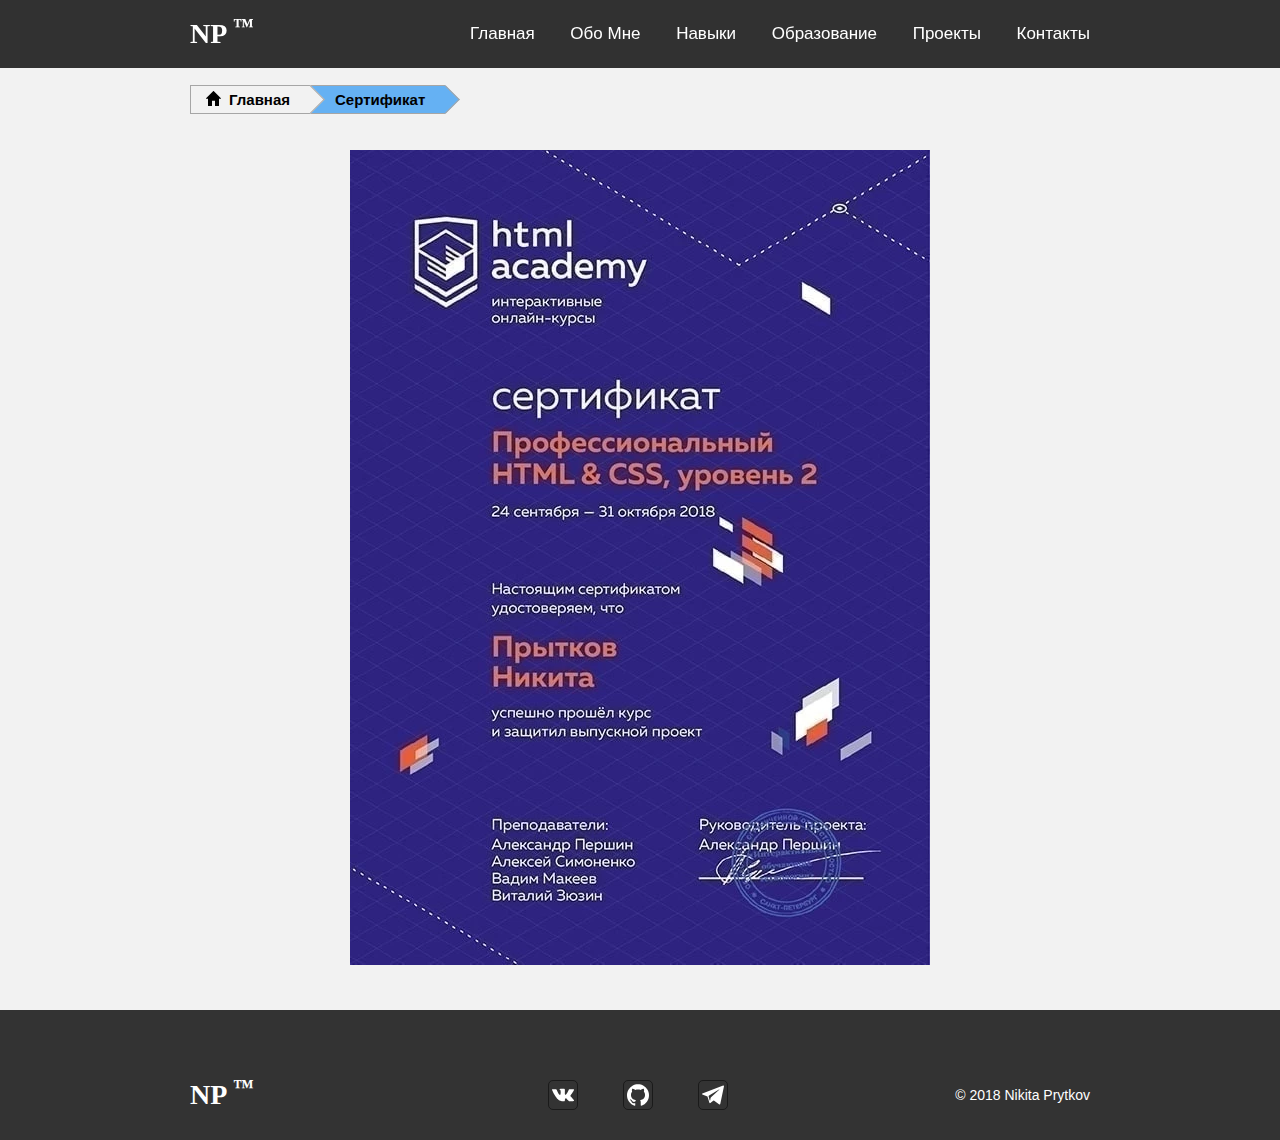
<file: certificates/certificate-html-css-2.html>
<!DOCTYPE html><html lang="ru"><head><title>Сертфикат за прохождение курса &laquo;Профессиональный HTML и CSS, уровень 2&raquo;</title><meta name="robots" content="noindex, nofollow"><meta charset="UTF-8"><meta name="viewport" content="width=device-width,initial-scale=1"><link rel="stylesheet" href="../css/style-min.css"></head><body><div style="display:none"><svg xmlns="http://www.w3.org/2000/svg"><symbol id="github-icon" viewbox="0 0 438.549 438.549"><path d="M409.132 114.573c-19.608-33.596-46.205-60.194-79.798-79.8-33.598-19.607-70.277-29.408-110.063-29.408-39.781 0-76.472 9.804-110.063 29.408-33.596 19.605-60.192 46.204-79.8 79.8C9.803 148.168 0 184.854 0 224.63c0 47.78 13.94 90.745 41.827 128.906 27.884 38.164 63.906 64.572 108.063 79.227 5.14.954 8.945.283 11.419-1.996 2.475-2.282 3.711-5.14 3.711-8.562 0-.571-.049-5.708-.144-15.417a2549.81 2549.81 0 0 1-.144-25.406l-6.567 1.136c-4.187.767-9.469 1.092-15.846 1-6.374-.089-12.991-.757-19.842-1.999-6.854-1.231-13.229-4.086-19.13-8.559-5.898-4.473-10.085-10.328-12.56-17.556l-2.855-6.57c-1.903-4.374-4.899-9.233-8.992-14.559-4.093-5.331-8.232-8.945-12.419-10.848l-1.999-1.431c-1.332-.951-2.568-2.098-3.711-3.429-1.142-1.331-1.997-2.663-2.568-3.997-.572-1.335-.098-2.43 1.427-3.289 1.525-.859 4.281-1.276 8.28-1.276l5.708.853c3.807.763 8.516 3.042 14.133 6.851 5.614 3.806 10.229 8.754 13.846 14.842 4.38 7.806 9.657 13.754 15.846 17.847 6.184 4.093 12.419 6.136 18.699 6.136 6.28 0 11.704-.476 16.274-1.423 4.565-.952 8.848-2.383 12.847-4.285 1.713-12.758 6.377-22.559 13.988-29.41-10.848-1.14-20.601-2.857-29.264-5.14-8.658-2.286-17.605-5.996-26.835-11.14-9.235-5.137-16.896-11.516-22.985-19.126-6.09-7.614-11.088-17.61-14.987-29.979-3.901-12.374-5.852-26.648-5.852-42.826 0-23.035 7.52-42.637 22.557-58.817-7.044-17.318-6.379-36.732 1.997-58.24 5.52-1.715 13.706-.428 24.554 3.853 10.85 4.283 18.794 7.952 23.84 10.994 5.046 3.041 9.089 5.618 12.135 7.708 17.705-4.947 35.976-7.421 54.818-7.421s37.117 2.474 54.823 7.421l10.849-6.849c7.419-4.57 16.18-8.758 26.262-12.565 10.088-3.805 17.802-4.853 23.134-3.138 8.562 21.509 9.325 40.922 2.279 58.24 15.036 16.18 22.559 35.787 22.559 58.817 0 16.178-1.958 30.497-5.853 42.966-3.9 12.471-8.941 22.457-15.125 29.979-6.191 7.521-13.901 13.85-23.131 18.986-9.232 5.14-18.182 8.85-26.84 11.136-8.662 2.286-18.415 4.004-29.263 5.146 9.894 8.562 14.842 22.077 14.842 40.539v60.237c0 3.422 1.19 6.279 3.572 8.562 2.379 2.279 6.136 2.95 11.276 1.995 44.163-14.653 80.185-41.062 108.068-79.226 27.88-38.161 41.825-81.126 41.825-128.906-.01-39.771-9.818-76.454-29.414-110.049z"></path></symbol><symbol id="linkedin-icon"><path d="M430.117 261.543V420.56h-92.188V272.193c0-37.271-13.334-62.707-46.703-62.707-25.473 0-40.632 17.142-47.301 33.724-2.432 5.928-3.058 14.179-3.058 22.477V420.56h-92.219s1.242-251.285 0-277.32h92.21v39.309c-.187.294-.43.611-.606.896h.606v-.896c12.251-18.869 34.13-45.824 83.102-45.824 60.673-.001 106.157 39.636 106.157 124.818zM52.183 9.558C20.635 9.558 0 30.251 0 57.463c0 26.619 20.038 47.94 50.959 47.94h.616c32.159 0 52.159-21.317 52.159-47.94-.606-27.212-20-47.905-51.551-47.905zM5.477 420.56h92.184V143.24H5.477v277.32z"></path></symbol><symbol id="telegram-icon" viewbox="0 0 300 300"><path d="M5.299 144.645l69.126 25.8 26.756 86.047c1.712 5.511 8.451 7.548 12.924 3.891l38.532-31.412a11.496 11.496 0 0 1 14.013-.391l69.498 50.457c4.785 3.478 11.564.856 12.764-4.926L299.823 29.22c1.31-6.316-4.896-11.585-10.91-9.259L5.218 129.402c-7.001 2.7-6.94 12.612.081 15.243zm91.57 12.066l135.098-83.207c2.428-1.491 4.926 1.792 2.841 3.726L123.313 180.87a23.112 23.112 0 0 0-7.163 13.829l-3.798 28.146c-.503 3.758-5.782 4.131-6.819.494l-14.607-51.325c-1.673-5.854.765-12.107 5.943-15.303z"></path></symbol><symbol id="vk-icon" viewbox="0 0 548.358 548.358"><path d="M545.451 400.298c-.664-1.431-1.283-2.618-1.858-3.569-9.514-17.135-27.695-38.167-54.532-63.102l-.567-.571-.284-.28-.287-.287h-.288c-12.18-11.611-19.893-19.418-23.123-23.415-5.91-7.614-7.234-15.321-4.004-23.13 2.282-5.9 10.854-18.36 25.696-37.397 7.807-10.089 13.99-18.175 18.556-24.267 32.931-43.78 47.208-71.756 42.828-83.939l-1.701-2.847c-1.143-1.714-4.093-3.282-8.846-4.712-4.764-1.427-10.853-1.663-18.278-.712l-82.224.568c-1.332-.472-3.234-.428-5.712.144l-3.713.859-1.431.715-1.136.859c-.952.568-1.999 1.567-3.142 2.995-1.137 1.423-2.088 3.093-2.848 4.996-8.952 23.031-19.13 44.444-30.553 64.238-7.043 11.803-13.511 22.032-19.418 30.693-5.899 8.658-10.848 15.037-14.842 19.126-4 4.093-7.61 7.372-10.852 9.849-3.237 2.478-5.708 3.525-7.419 3.142-1.715-.383-3.33-.763-4.859-1.143-2.663-1.714-4.805-4.045-6.42-6.995-1.622-2.95-2.714-6.663-3.285-11.136-.568-4.476-.904-8.326-1-11.563-.089-3.233-.048-7.806.145-13.706.198-5.903.287-9.897.287-11.991 0-7.234.141-15.085.424-23.555.288-8.47.521-15.181.716-20.125.194-4.949.284-10.185.284-15.705s-.336-9.849-1-12.991a44.442 44.442 0 0 0-2.99-9.137c-1.335-2.95-3.289-5.232-5.853-6.852-2.569-1.618-5.763-2.902-9.564-3.856-10.089-2.283-22.936-3.518-38.547-3.71-35.401-.38-58.148 1.906-68.236 6.855-3.997 2.091-7.614 4.948-10.848 8.562-3.427 4.189-3.905 6.475-1.431 6.851 11.422 1.711 19.508 5.804 24.267 12.275l1.715 3.429c1.334 2.474 2.666 6.854 3.999 13.134 1.331 6.28 2.19 13.227 2.568 20.837.95 13.897.95 25.793 0 35.689-.953 9.9-1.853 17.607-2.712 23.127-.859 5.52-2.143 9.993-3.855 13.418-1.715 3.426-2.856 5.52-3.428 6.28-.571.76-1.047 1.239-1.425 1.427a21.387 21.387 0 0 1-7.71 1.431c-2.667 0-5.901-1.334-9.707-4-3.805-2.666-7.754-6.328-11.847-10.992-4.093-4.665-8.709-11.184-13.85-19.558-5.137-8.374-10.467-18.271-15.987-29.691l-4.567-8.282c-2.855-5.328-6.755-13.086-11.704-23.267-4.952-10.185-9.329-20.037-13.134-29.554-1.521-3.997-3.806-7.04-6.851-9.134l-1.429-.859c-.95-.76-2.475-1.567-4.567-2.427a30.301 30.301 0 0 0-6.567-1.854l-78.229.568c-7.994 0-13.418 1.811-16.274 5.428l-1.143 1.711c-.571.953-.859 2.475-.859 4.57 0 2.094.571 4.664 1.714 7.707 11.42 26.84 23.839 52.725 37.257 77.659 13.418 24.934 25.078 45.019 34.973 60.237 9.897 15.229 19.985 29.602 30.264 43.112 10.279 13.515 17.083 22.176 20.412 25.981 3.333 3.812 5.951 6.662 7.854 8.565l7.139 6.851c4.568 4.569 11.276 10.041 20.127 16.416 8.853 6.379 18.654 12.659 29.408 18.85 10.756 6.181 23.269 11.225 37.546 15.126 14.275 3.905 28.169 5.472 41.684 4.716h32.834c6.659-.575 11.704-2.669 15.133-6.283l1.136-1.431c.764-1.136 1.479-2.901 2.139-5.276.668-2.379 1-5 1-7.851-.195-8.183.428-15.558 1.852-22.124 1.423-6.564 3.045-11.513 4.859-14.846 1.813-3.33 3.859-6.14 6.136-8.418 2.282-2.283 3.908-3.666 4.862-4.142.948-.479 1.705-.804 2.276-.999 4.568-1.522 9.944-.048 16.136 4.429 6.187 4.473 11.99 9.996 17.418 16.56 5.425 6.57 11.943 13.941 19.555 22.124 7.617 8.186 14.277 14.271 19.985 18.274l5.708 3.426c3.812 2.286 8.761 4.38 14.853 6.283 6.081 1.902 11.409 2.378 15.984 1.427l73.087-1.14c7.229 0 12.854-1.197 16.844-3.572 3.998-2.379 6.373-5 7.139-7.851.764-2.854.805-6.092.145-9.712-.677-3.611-1.344-6.136-2.008-7.563z"></path></symbol></svg></div><header class="header header--nojs"><div class="header__container"><a class="header__logo logo" href="../index.html">NP <sup>&trade;</sup></a><nav class="main-navigation main-navigation--nojs"><button class="main-navigation__toggle" type="button"><span class="visually-hidden">Открыть меню</span> <span class="main-navigation__burger"></span></button><ul class="main-navigation__menu-list"><li class="main-navigation__menu-item"><a class="main-navigation__menu-link" href="../index.html">Главная</a></li><li class="main-navigation__menu-item"><a class="main-navigation__menu-link" href="../index.html#about-me">Обо мне</a></li><li class="main-navigation__menu-item"><a class="main-navigation__menu-link" href="../index.html#technologies">Навыки</a></li><li class="main-navigation__menu-item"><a class="main-navigation__menu-link" href="../index.html#education">Образование</a></li><li class="main-navigation__menu-item"><a class="main-navigation__menu-link" href="../index.html#portfolio">Проекты</a></li><li class="main-navigation__menu-item"><a class="main-navigation__menu-link" href="../index.html#contacts">Контакты</a></li></ul></nav></div></header><main class="inner-page"><div class="inner-page__wrapper"><section class="breadcrumbs"><h2 class="breadcrumbs__title"><span class="visually-hidden">Навигация по сайту</span></h2><ul class="breadcrumbs__list"><li class="breadcrumbs__item"><a class="breadcrumbs__link" href="../index.html">Главная</a></li><li class="breadcrumbs__item"><a class="breadcrumbs__link breadcrumbs__link--current">Сертификат</a></li></ul></section><section><h1 class="visually-hidden">Сертфикат за прохождение курса &laquo;Профессиональный HTML и CSS, уровень 2&raquo;</h1><picture><source type="image/webp" media="(min-width: 660px)" srcset="../img/certificate-html-css-2@1x.webp, ../img/certificate-html-css-2@2x.webp 2x"><source type="image/webp" srcset="../img/certificate-html-css-2-mobile@1x.webp, ../img/certificate-html-css-2-mobile@2x.webp 2x"><source media="(min-width: 660px)" srcset="../img/certificate-html-css-2@1x.jpg, ../img/certificate-html-css-2@2x.jpg 2x"><img class="certificate" src="../img/certificate-html-css-2-mobile@1x.jpg" srcset="../img/certificate-html-css-2-mobile@2x.jpg 2x" alt="Сертификат выпускника программы «Профессиональный HTML и CSS, уровень 2»"></picture></section></div></main><footer class="footer"><div class="footer__wrapper"><a class="footer__logo logo" href="../index.html#start-page">NP <sup>&trade;</sup></a><div class="footer__social social social--footer"><h3 class="visually-hidden">Мои профили в социальных сетях</h3><ul class="social__list"><li class="social__item"><a class="social__link" href="https://vk.com/nikita_prytkov" target="_blank"><span class="visually-hidden">Моя страница вконтакте</span> <svg class="social__icon" width="32" height="32"><use xlink:href="#vk-icon"></use></svg></a></li><li class="social__item"><a class="social__link" href="https://github.com/Settimov7" target="_blank"><span class="visually-hidden">Мой профиль на GitHub</span> <svg class="social__icon" width="32" height="32"><use xlink:href="#github-icon"></use></svg></a></li><li class="social__item"><a class="social__link" href="https://t.me/settimo_dev" target="_blank"><span class="visually-hidden">Я в telegram</span> <svg class="social__icon" width="32" height="32"><use xlink:href="#telegram-icon"></use></svg></a></li></ul></div><div class="footer__developed-by"><span>&copy; 2018 Nikita Prytkov</span></div></div></footer><script src="../js/script-min.js"></script></body></html>
</file>
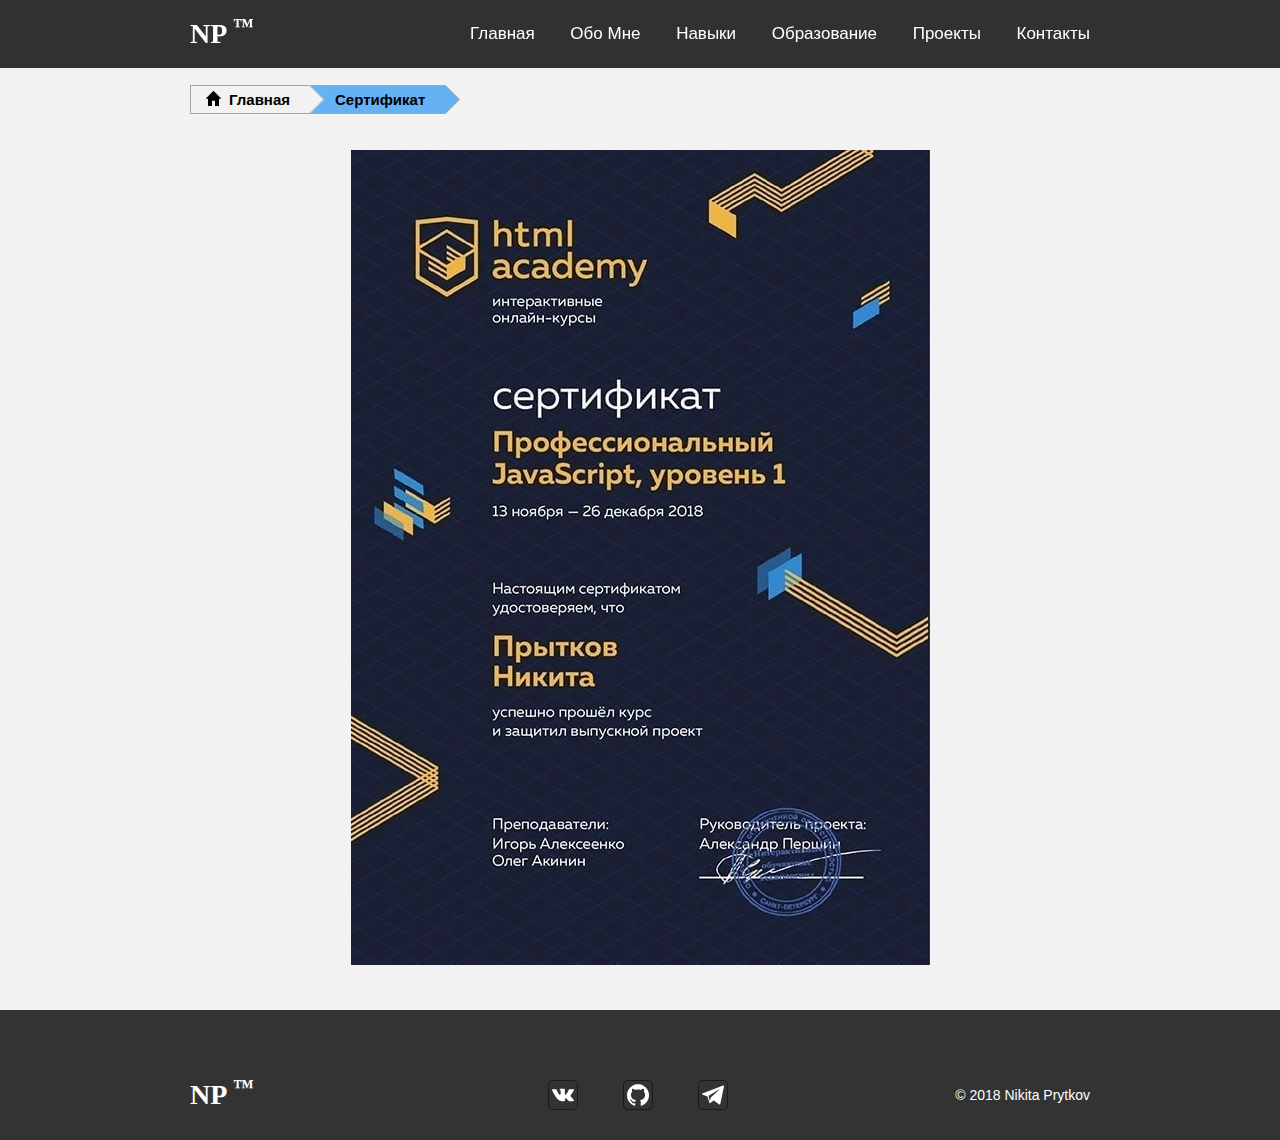
<file: certificates/certificate-js-1.html>
<!DOCTYPE html><html lang="ru"><head><title>Сертфикат за прохождение курса &laquo;Профессиональный JavaScript, уровень 1&raquo;</title><meta name="robots" content="noindex, nofollow"><meta charset="UTF-8"><meta name="viewport" content="width=device-width,initial-scale=1"><link rel="stylesheet" href="../css/style-min.css"></head><body><div style="display:none"><svg xmlns="http://www.w3.org/2000/svg"><symbol id="github-icon" viewbox="0 0 438.549 438.549"><path d="M409.132 114.573c-19.608-33.596-46.205-60.194-79.798-79.8-33.598-19.607-70.277-29.408-110.063-29.408-39.781 0-76.472 9.804-110.063 29.408-33.596 19.605-60.192 46.204-79.8 79.8C9.803 148.168 0 184.854 0 224.63c0 47.78 13.94 90.745 41.827 128.906 27.884 38.164 63.906 64.572 108.063 79.227 5.14.954 8.945.283 11.419-1.996 2.475-2.282 3.711-5.14 3.711-8.562 0-.571-.049-5.708-.144-15.417a2549.81 2549.81 0 0 1-.144-25.406l-6.567 1.136c-4.187.767-9.469 1.092-15.846 1-6.374-.089-12.991-.757-19.842-1.999-6.854-1.231-13.229-4.086-19.13-8.559-5.898-4.473-10.085-10.328-12.56-17.556l-2.855-6.57c-1.903-4.374-4.899-9.233-8.992-14.559-4.093-5.331-8.232-8.945-12.419-10.848l-1.999-1.431c-1.332-.951-2.568-2.098-3.711-3.429-1.142-1.331-1.997-2.663-2.568-3.997-.572-1.335-.098-2.43 1.427-3.289 1.525-.859 4.281-1.276 8.28-1.276l5.708.853c3.807.763 8.516 3.042 14.133 6.851 5.614 3.806 10.229 8.754 13.846 14.842 4.38 7.806 9.657 13.754 15.846 17.847 6.184 4.093 12.419 6.136 18.699 6.136 6.28 0 11.704-.476 16.274-1.423 4.565-.952 8.848-2.383 12.847-4.285 1.713-12.758 6.377-22.559 13.988-29.41-10.848-1.14-20.601-2.857-29.264-5.14-8.658-2.286-17.605-5.996-26.835-11.14-9.235-5.137-16.896-11.516-22.985-19.126-6.09-7.614-11.088-17.61-14.987-29.979-3.901-12.374-5.852-26.648-5.852-42.826 0-23.035 7.52-42.637 22.557-58.817-7.044-17.318-6.379-36.732 1.997-58.24 5.52-1.715 13.706-.428 24.554 3.853 10.85 4.283 18.794 7.952 23.84 10.994 5.046 3.041 9.089 5.618 12.135 7.708 17.705-4.947 35.976-7.421 54.818-7.421s37.117 2.474 54.823 7.421l10.849-6.849c7.419-4.57 16.18-8.758 26.262-12.565 10.088-3.805 17.802-4.853 23.134-3.138 8.562 21.509 9.325 40.922 2.279 58.24 15.036 16.18 22.559 35.787 22.559 58.817 0 16.178-1.958 30.497-5.853 42.966-3.9 12.471-8.941 22.457-15.125 29.979-6.191 7.521-13.901 13.85-23.131 18.986-9.232 5.14-18.182 8.85-26.84 11.136-8.662 2.286-18.415 4.004-29.263 5.146 9.894 8.562 14.842 22.077 14.842 40.539v60.237c0 3.422 1.19 6.279 3.572 8.562 2.379 2.279 6.136 2.95 11.276 1.995 44.163-14.653 80.185-41.062 108.068-79.226 27.88-38.161 41.825-81.126 41.825-128.906-.01-39.771-9.818-76.454-29.414-110.049z"></path></symbol><symbol id="linkedin-icon"><path d="M430.117 261.543V420.56h-92.188V272.193c0-37.271-13.334-62.707-46.703-62.707-25.473 0-40.632 17.142-47.301 33.724-2.432 5.928-3.058 14.179-3.058 22.477V420.56h-92.219s1.242-251.285 0-277.32h92.21v39.309c-.187.294-.43.611-.606.896h.606v-.896c12.251-18.869 34.13-45.824 83.102-45.824 60.673-.001 106.157 39.636 106.157 124.818zM52.183 9.558C20.635 9.558 0 30.251 0 57.463c0 26.619 20.038 47.94 50.959 47.94h.616c32.159 0 52.159-21.317 52.159-47.94-.606-27.212-20-47.905-51.551-47.905zM5.477 420.56h92.184V143.24H5.477v277.32z"></path></symbol><symbol id="telegram-icon" viewbox="0 0 300 300"><path d="M5.299 144.645l69.126 25.8 26.756 86.047c1.712 5.511 8.451 7.548 12.924 3.891l38.532-31.412a11.496 11.496 0 0 1 14.013-.391l69.498 50.457c4.785 3.478 11.564.856 12.764-4.926L299.823 29.22c1.31-6.316-4.896-11.585-10.91-9.259L5.218 129.402c-7.001 2.7-6.94 12.612.081 15.243zm91.57 12.066l135.098-83.207c2.428-1.491 4.926 1.792 2.841 3.726L123.313 180.87a23.112 23.112 0 0 0-7.163 13.829l-3.798 28.146c-.503 3.758-5.782 4.131-6.819.494l-14.607-51.325c-1.673-5.854.765-12.107 5.943-15.303z"></path></symbol><symbol id="vk-icon" viewbox="0 0 548.358 548.358"><path d="M545.451 400.298c-.664-1.431-1.283-2.618-1.858-3.569-9.514-17.135-27.695-38.167-54.532-63.102l-.567-.571-.284-.28-.287-.287h-.288c-12.18-11.611-19.893-19.418-23.123-23.415-5.91-7.614-7.234-15.321-4.004-23.13 2.282-5.9 10.854-18.36 25.696-37.397 7.807-10.089 13.99-18.175 18.556-24.267 32.931-43.78 47.208-71.756 42.828-83.939l-1.701-2.847c-1.143-1.714-4.093-3.282-8.846-4.712-4.764-1.427-10.853-1.663-18.278-.712l-82.224.568c-1.332-.472-3.234-.428-5.712.144l-3.713.859-1.431.715-1.136.859c-.952.568-1.999 1.567-3.142 2.995-1.137 1.423-2.088 3.093-2.848 4.996-8.952 23.031-19.13 44.444-30.553 64.238-7.043 11.803-13.511 22.032-19.418 30.693-5.899 8.658-10.848 15.037-14.842 19.126-4 4.093-7.61 7.372-10.852 9.849-3.237 2.478-5.708 3.525-7.419 3.142-1.715-.383-3.33-.763-4.859-1.143-2.663-1.714-4.805-4.045-6.42-6.995-1.622-2.95-2.714-6.663-3.285-11.136-.568-4.476-.904-8.326-1-11.563-.089-3.233-.048-7.806.145-13.706.198-5.903.287-9.897.287-11.991 0-7.234.141-15.085.424-23.555.288-8.47.521-15.181.716-20.125.194-4.949.284-10.185.284-15.705s-.336-9.849-1-12.991a44.442 44.442 0 0 0-2.99-9.137c-1.335-2.95-3.289-5.232-5.853-6.852-2.569-1.618-5.763-2.902-9.564-3.856-10.089-2.283-22.936-3.518-38.547-3.71-35.401-.38-58.148 1.906-68.236 6.855-3.997 2.091-7.614 4.948-10.848 8.562-3.427 4.189-3.905 6.475-1.431 6.851 11.422 1.711 19.508 5.804 24.267 12.275l1.715 3.429c1.334 2.474 2.666 6.854 3.999 13.134 1.331 6.28 2.19 13.227 2.568 20.837.95 13.897.95 25.793 0 35.689-.953 9.9-1.853 17.607-2.712 23.127-.859 5.52-2.143 9.993-3.855 13.418-1.715 3.426-2.856 5.52-3.428 6.28-.571.76-1.047 1.239-1.425 1.427a21.387 21.387 0 0 1-7.71 1.431c-2.667 0-5.901-1.334-9.707-4-3.805-2.666-7.754-6.328-11.847-10.992-4.093-4.665-8.709-11.184-13.85-19.558-5.137-8.374-10.467-18.271-15.987-29.691l-4.567-8.282c-2.855-5.328-6.755-13.086-11.704-23.267-4.952-10.185-9.329-20.037-13.134-29.554-1.521-3.997-3.806-7.04-6.851-9.134l-1.429-.859c-.95-.76-2.475-1.567-4.567-2.427a30.301 30.301 0 0 0-6.567-1.854l-78.229.568c-7.994 0-13.418 1.811-16.274 5.428l-1.143 1.711c-.571.953-.859 2.475-.859 4.57 0 2.094.571 4.664 1.714 7.707 11.42 26.84 23.839 52.725 37.257 77.659 13.418 24.934 25.078 45.019 34.973 60.237 9.897 15.229 19.985 29.602 30.264 43.112 10.279 13.515 17.083 22.176 20.412 25.981 3.333 3.812 5.951 6.662 7.854 8.565l7.139 6.851c4.568 4.569 11.276 10.041 20.127 16.416 8.853 6.379 18.654 12.659 29.408 18.85 10.756 6.181 23.269 11.225 37.546 15.126 14.275 3.905 28.169 5.472 41.684 4.716h32.834c6.659-.575 11.704-2.669 15.133-6.283l1.136-1.431c.764-1.136 1.479-2.901 2.139-5.276.668-2.379 1-5 1-7.851-.195-8.183.428-15.558 1.852-22.124 1.423-6.564 3.045-11.513 4.859-14.846 1.813-3.33 3.859-6.14 6.136-8.418 2.282-2.283 3.908-3.666 4.862-4.142.948-.479 1.705-.804 2.276-.999 4.568-1.522 9.944-.048 16.136 4.429 6.187 4.473 11.99 9.996 17.418 16.56 5.425 6.57 11.943 13.941 19.555 22.124 7.617 8.186 14.277 14.271 19.985 18.274l5.708 3.426c3.812 2.286 8.761 4.38 14.853 6.283 6.081 1.902 11.409 2.378 15.984 1.427l73.087-1.14c7.229 0 12.854-1.197 16.844-3.572 3.998-2.379 6.373-5 7.139-7.851.764-2.854.805-6.092.145-9.712-.677-3.611-1.344-6.136-2.008-7.563z"></path></symbol></svg></div><header class="header header--nojs"><div class="header__container"><a class="header__logo logo" href="../index.html">NP <sup>&trade;</sup></a><nav class="main-navigation main-navigation--nojs"><button class="main-navigation__toggle" type="button"><span class="visually-hidden">Открыть меню</span> <span class="main-navigation__burger"></span></button><ul class="main-navigation__menu-list"><li class="main-navigation__menu-item"><a class="main-navigation__menu-link" href="../index.html">Главная</a></li><li class="main-navigation__menu-item"><a class="main-navigation__menu-link" href="../index.html#about-me">Обо мне</a></li><li class="main-navigation__menu-item"><a class="main-navigation__menu-link" href="../index.html#technologies">Навыки</a></li><li class="main-navigation__menu-item"><a class="main-navigation__menu-link" href="../index.html#education">Образование</a></li><li class="main-navigation__menu-item"><a class="main-navigation__menu-link" href="../index.html#portfolio">Проекты</a></li><li class="main-navigation__menu-item"><a class="main-navigation__menu-link" href="../index.html#contacts">Контакты</a></li></ul></nav></div></header><main class="inner-page"><div class="inner-page__wrapper"><section class="breadcrumbs"><h2 class="breadcrumbs__title"><span class="visually-hidden">Навигация по сайту</span></h2><ul class="breadcrumbs__list"><li class="breadcrumbs__item"><a class="breadcrumbs__link" href="../index.html">Главная</a></li><li class="breadcrumbs__item"><a class="breadcrumbs__link breadcrumbs__link--current">Сертификат</a></li></ul></section><section><h1 class="visually-hidden">Сертфикат за прохождение курса &laquo;Профессиональный JavaScript, уровень 1&raquo;</h1><picture><source type="image/webp" media="(min-width: 660px)" srcset="../img/certificate-js-1@1x.webp, ../img/certificate-js-1@2x.webp 2x"><source type="image/webp" srcset="../img/certificate-js-1-mobile@1x.webp, ../img/certificate-js-1-mobile@2x.webp 2x"><source media="(min-width: 660px)" srcset="../img/certificate-js-1@1x.jpg, ../img/certificate-js-1@2x.jpg 2x"><img class="certificate" src="../img/certificate-js-1-mobile@1x.jpg" srcset="../img/certificate-js-1-mobile@2x.jpg 2x" alt="Сертификат выпускника программы «Профессиональный JavaScript, уровень 1»"></picture></section></div></main><footer class="footer"><div class="footer__wrapper"><a class="footer__logo logo" href="../index.html#start-page">NP <sup>&trade;</sup></a><div class="footer__social social social--footer"><h3 class="visually-hidden">Мои профили в социальных сетях</h3><ul class="social__list"><li class="social__item"><a class="social__link" href="https://vk.com/nikita_prytkov" target="_blank"><span class="visually-hidden">Моя страница вконтакте</span> <svg class="social__icon" width="32" height="32"><use xlink:href="#vk-icon"></use></svg></a></li><li class="social__item"><a class="social__link" href="https://github.com/Settimov7" target="_blank"><span class="visually-hidden">Мой профиль на GitHub</span> <svg class="social__icon" width="32" height="32"><use xlink:href="#github-icon"></use></svg></a></li><li class="social__item"><a class="social__link" href="https://t.me/settimo_dev" target="_blank"><span class="visually-hidden">Я в telegram</span> <svg class="social__icon" width="32" height="32"><use xlink:href="#telegram-icon"></use></svg></a></li></ul></div><div class="footer__developed-by"><span>&copy; 2018 Nikita Prytkov</span></div></div></footer><script src="../js/script-min.js"></script></body></html>
</file>
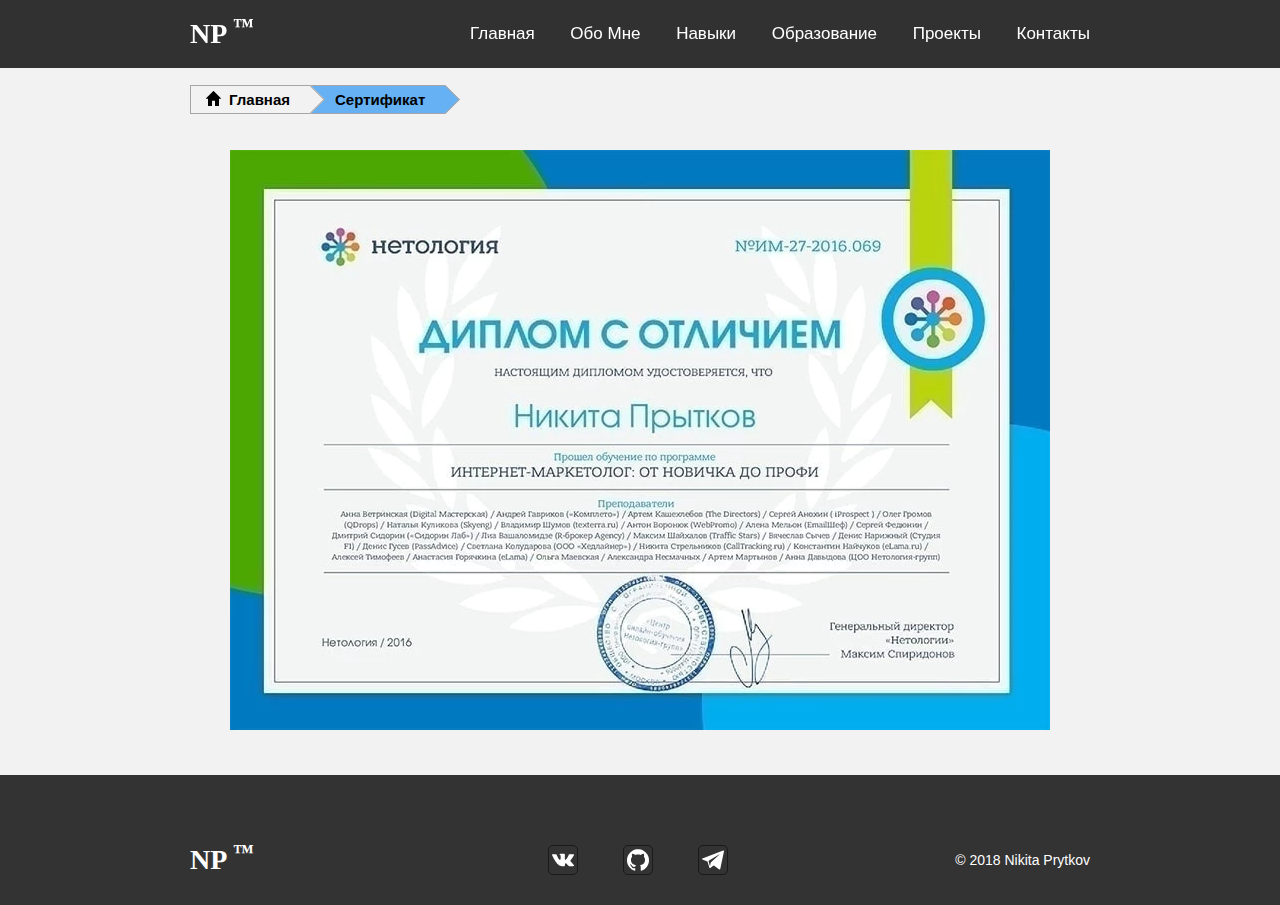
<file: certificates/certificate-marketing.html>
<!DOCTYPE html><html lang="ru"><head><title>Сертфикат за прохождение курса по интернет-маркетингу</title><meta name="robots" content="noindex, nofollow"><meta charset="UTF-8"><meta name="viewport" content="width=device-width,initial-scale=1"><link rel="stylesheet" href="../css/style-min.css"></head><body><div style="display:none"><svg xmlns="http://www.w3.org/2000/svg"><symbol id="github-icon" viewbox="0 0 438.549 438.549"><path d="M409.132 114.573c-19.608-33.596-46.205-60.194-79.798-79.8-33.598-19.607-70.277-29.408-110.063-29.408-39.781 0-76.472 9.804-110.063 29.408-33.596 19.605-60.192 46.204-79.8 79.8C9.803 148.168 0 184.854 0 224.63c0 47.78 13.94 90.745 41.827 128.906 27.884 38.164 63.906 64.572 108.063 79.227 5.14.954 8.945.283 11.419-1.996 2.475-2.282 3.711-5.14 3.711-8.562 0-.571-.049-5.708-.144-15.417a2549.81 2549.81 0 0 1-.144-25.406l-6.567 1.136c-4.187.767-9.469 1.092-15.846 1-6.374-.089-12.991-.757-19.842-1.999-6.854-1.231-13.229-4.086-19.13-8.559-5.898-4.473-10.085-10.328-12.56-17.556l-2.855-6.57c-1.903-4.374-4.899-9.233-8.992-14.559-4.093-5.331-8.232-8.945-12.419-10.848l-1.999-1.431c-1.332-.951-2.568-2.098-3.711-3.429-1.142-1.331-1.997-2.663-2.568-3.997-.572-1.335-.098-2.43 1.427-3.289 1.525-.859 4.281-1.276 8.28-1.276l5.708.853c3.807.763 8.516 3.042 14.133 6.851 5.614 3.806 10.229 8.754 13.846 14.842 4.38 7.806 9.657 13.754 15.846 17.847 6.184 4.093 12.419 6.136 18.699 6.136 6.28 0 11.704-.476 16.274-1.423 4.565-.952 8.848-2.383 12.847-4.285 1.713-12.758 6.377-22.559 13.988-29.41-10.848-1.14-20.601-2.857-29.264-5.14-8.658-2.286-17.605-5.996-26.835-11.14-9.235-5.137-16.896-11.516-22.985-19.126-6.09-7.614-11.088-17.61-14.987-29.979-3.901-12.374-5.852-26.648-5.852-42.826 0-23.035 7.52-42.637 22.557-58.817-7.044-17.318-6.379-36.732 1.997-58.24 5.52-1.715 13.706-.428 24.554 3.853 10.85 4.283 18.794 7.952 23.84 10.994 5.046 3.041 9.089 5.618 12.135 7.708 17.705-4.947 35.976-7.421 54.818-7.421s37.117 2.474 54.823 7.421l10.849-6.849c7.419-4.57 16.18-8.758 26.262-12.565 10.088-3.805 17.802-4.853 23.134-3.138 8.562 21.509 9.325 40.922 2.279 58.24 15.036 16.18 22.559 35.787 22.559 58.817 0 16.178-1.958 30.497-5.853 42.966-3.9 12.471-8.941 22.457-15.125 29.979-6.191 7.521-13.901 13.85-23.131 18.986-9.232 5.14-18.182 8.85-26.84 11.136-8.662 2.286-18.415 4.004-29.263 5.146 9.894 8.562 14.842 22.077 14.842 40.539v60.237c0 3.422 1.19 6.279 3.572 8.562 2.379 2.279 6.136 2.95 11.276 1.995 44.163-14.653 80.185-41.062 108.068-79.226 27.88-38.161 41.825-81.126 41.825-128.906-.01-39.771-9.818-76.454-29.414-110.049z"></path></symbol><symbol id="linkedin-icon"><path d="M430.117 261.543V420.56h-92.188V272.193c0-37.271-13.334-62.707-46.703-62.707-25.473 0-40.632 17.142-47.301 33.724-2.432 5.928-3.058 14.179-3.058 22.477V420.56h-92.219s1.242-251.285 0-277.32h92.21v39.309c-.187.294-.43.611-.606.896h.606v-.896c12.251-18.869 34.13-45.824 83.102-45.824 60.673-.001 106.157 39.636 106.157 124.818zM52.183 9.558C20.635 9.558 0 30.251 0 57.463c0 26.619 20.038 47.94 50.959 47.94h.616c32.159 0 52.159-21.317 52.159-47.94-.606-27.212-20-47.905-51.551-47.905zM5.477 420.56h92.184V143.24H5.477v277.32z"></path></symbol><symbol id="telegram-icon" viewbox="0 0 300 300"><path d="M5.299 144.645l69.126 25.8 26.756 86.047c1.712 5.511 8.451 7.548 12.924 3.891l38.532-31.412a11.496 11.496 0 0 1 14.013-.391l69.498 50.457c4.785 3.478 11.564.856 12.764-4.926L299.823 29.22c1.31-6.316-4.896-11.585-10.91-9.259L5.218 129.402c-7.001 2.7-6.94 12.612.081 15.243zm91.57 12.066l135.098-83.207c2.428-1.491 4.926 1.792 2.841 3.726L123.313 180.87a23.112 23.112 0 0 0-7.163 13.829l-3.798 28.146c-.503 3.758-5.782 4.131-6.819.494l-14.607-51.325c-1.673-5.854.765-12.107 5.943-15.303z"></path></symbol><symbol id="vk-icon" viewbox="0 0 548.358 548.358"><path d="M545.451 400.298c-.664-1.431-1.283-2.618-1.858-3.569-9.514-17.135-27.695-38.167-54.532-63.102l-.567-.571-.284-.28-.287-.287h-.288c-12.18-11.611-19.893-19.418-23.123-23.415-5.91-7.614-7.234-15.321-4.004-23.13 2.282-5.9 10.854-18.36 25.696-37.397 7.807-10.089 13.99-18.175 18.556-24.267 32.931-43.78 47.208-71.756 42.828-83.939l-1.701-2.847c-1.143-1.714-4.093-3.282-8.846-4.712-4.764-1.427-10.853-1.663-18.278-.712l-82.224.568c-1.332-.472-3.234-.428-5.712.144l-3.713.859-1.431.715-1.136.859c-.952.568-1.999 1.567-3.142 2.995-1.137 1.423-2.088 3.093-2.848 4.996-8.952 23.031-19.13 44.444-30.553 64.238-7.043 11.803-13.511 22.032-19.418 30.693-5.899 8.658-10.848 15.037-14.842 19.126-4 4.093-7.61 7.372-10.852 9.849-3.237 2.478-5.708 3.525-7.419 3.142-1.715-.383-3.33-.763-4.859-1.143-2.663-1.714-4.805-4.045-6.42-6.995-1.622-2.95-2.714-6.663-3.285-11.136-.568-4.476-.904-8.326-1-11.563-.089-3.233-.048-7.806.145-13.706.198-5.903.287-9.897.287-11.991 0-7.234.141-15.085.424-23.555.288-8.47.521-15.181.716-20.125.194-4.949.284-10.185.284-15.705s-.336-9.849-1-12.991a44.442 44.442 0 0 0-2.99-9.137c-1.335-2.95-3.289-5.232-5.853-6.852-2.569-1.618-5.763-2.902-9.564-3.856-10.089-2.283-22.936-3.518-38.547-3.71-35.401-.38-58.148 1.906-68.236 6.855-3.997 2.091-7.614 4.948-10.848 8.562-3.427 4.189-3.905 6.475-1.431 6.851 11.422 1.711 19.508 5.804 24.267 12.275l1.715 3.429c1.334 2.474 2.666 6.854 3.999 13.134 1.331 6.28 2.19 13.227 2.568 20.837.95 13.897.95 25.793 0 35.689-.953 9.9-1.853 17.607-2.712 23.127-.859 5.52-2.143 9.993-3.855 13.418-1.715 3.426-2.856 5.52-3.428 6.28-.571.76-1.047 1.239-1.425 1.427a21.387 21.387 0 0 1-7.71 1.431c-2.667 0-5.901-1.334-9.707-4-3.805-2.666-7.754-6.328-11.847-10.992-4.093-4.665-8.709-11.184-13.85-19.558-5.137-8.374-10.467-18.271-15.987-29.691l-4.567-8.282c-2.855-5.328-6.755-13.086-11.704-23.267-4.952-10.185-9.329-20.037-13.134-29.554-1.521-3.997-3.806-7.04-6.851-9.134l-1.429-.859c-.95-.76-2.475-1.567-4.567-2.427a30.301 30.301 0 0 0-6.567-1.854l-78.229.568c-7.994 0-13.418 1.811-16.274 5.428l-1.143 1.711c-.571.953-.859 2.475-.859 4.57 0 2.094.571 4.664 1.714 7.707 11.42 26.84 23.839 52.725 37.257 77.659 13.418 24.934 25.078 45.019 34.973 60.237 9.897 15.229 19.985 29.602 30.264 43.112 10.279 13.515 17.083 22.176 20.412 25.981 3.333 3.812 5.951 6.662 7.854 8.565l7.139 6.851c4.568 4.569 11.276 10.041 20.127 16.416 8.853 6.379 18.654 12.659 29.408 18.85 10.756 6.181 23.269 11.225 37.546 15.126 14.275 3.905 28.169 5.472 41.684 4.716h32.834c6.659-.575 11.704-2.669 15.133-6.283l1.136-1.431c.764-1.136 1.479-2.901 2.139-5.276.668-2.379 1-5 1-7.851-.195-8.183.428-15.558 1.852-22.124 1.423-6.564 3.045-11.513 4.859-14.846 1.813-3.33 3.859-6.14 6.136-8.418 2.282-2.283 3.908-3.666 4.862-4.142.948-.479 1.705-.804 2.276-.999 4.568-1.522 9.944-.048 16.136 4.429 6.187 4.473 11.99 9.996 17.418 16.56 5.425 6.57 11.943 13.941 19.555 22.124 7.617 8.186 14.277 14.271 19.985 18.274l5.708 3.426c3.812 2.286 8.761 4.38 14.853 6.283 6.081 1.902 11.409 2.378 15.984 1.427l73.087-1.14c7.229 0 12.854-1.197 16.844-3.572 3.998-2.379 6.373-5 7.139-7.851.764-2.854.805-6.092.145-9.712-.677-3.611-1.344-6.136-2.008-7.563z"></path></symbol></svg></div><header class="header header--nojs"><div class="header__container"><a class="header__logo logo" href="../index.html">NP <sup>&trade;</sup></a><nav class="main-navigation main-navigation--nojs"><button class="main-navigation__toggle" type="button"><span class="visually-hidden">Открыть меню</span> <span class="main-navigation__burger"></span></button><ul class="main-navigation__menu-list"><li class="main-navigation__menu-item"><a class="main-navigation__menu-link" href="../index.html">Главная</a></li><li class="main-navigation__menu-item"><a class="main-navigation__menu-link" href="../index.html#about-me">Обо мне</a></li><li class="main-navigation__menu-item"><a class="main-navigation__menu-link" href="../index.html#technologies">Навыки</a></li><li class="main-navigation__menu-item"><a class="main-navigation__menu-link" href="../index.html#education">Образование</a></li><li class="main-navigation__menu-item"><a class="main-navigation__menu-link" href="../index.html#portfolio">Проекты</a></li><li class="main-navigation__menu-item"><a class="main-navigation__menu-link" href="../index.html#contacts">Контакты</a></li></ul></nav></div></header><main class="inner-page"><div class="inner-page__wrapper"><section class="breadcrumbs"><h2 class="breadcrumbs__title"><span class="visually-hidden">Навигация по сайту</span></h2><ul class="breadcrumbs__list"><li class="breadcrumbs__item"><a class="breadcrumbs__link" href="../index.html">Главная</a></li><li class="breadcrumbs__item"><a class="breadcrumbs__link breadcrumbs__link--current">Сертификат</a></li></ul></section><section><h1 class="visually-hidden">Сертификат выпускника программы &laquo;Интернет-маркетолог: от новичка до профи&raquo;</h1><picture><source type="image/webp" media="(min-width: 660px)" srcset="../img/certificate-marketing@1x.webp, ../img/certificate-marketing@2x.webp 2x"><source type="image/webp" srcset="../img/certificate-marketing-mobile@1x.webp, ../img/certificate-marketing-mobile@2x.webp 2x"><source media="(min-width: 660px)" srcset="../img/certificate-marketing@1x.jpg, ../img/certificate-marketing@2x.jpg 2x"><img class="certificate" src="../img/certificate-marketing-mobile@1x.jpg" srcset="../img/certificate-marketing-mobile@2x.jpg 2x" alt="Сертификат выпускника программы «Интернет-маркетолог: от новичка до профи»"></picture></section></div></main><footer class="footer"><div class="footer__wrapper"><a class="footer__logo logo" href="../index.html#start-page">NP <sup>&trade;</sup></a><div class="footer__social social social--footer"><h3 class="visually-hidden">Мои профили в социальных сетях</h3><ul class="social__list"><li class="social__item"><a class="social__link" href="https://vk.com/nikita_prytkov" target="_blank"><span class="visually-hidden">Моя страница вконтакте</span> <svg class="social__icon" width="32" height="32"><use xlink:href="#vk-icon"></use></svg></a></li><li class="social__item"><a class="social__link" href="https://github.com/Settimov7" target="_blank"><span class="visually-hidden">Мой профиль на GitHub</span> <svg class="social__icon" width="32" height="32"><use xlink:href="#github-icon"></use></svg></a></li><li class="social__item"><a class="social__link" href="https://t.me/settimo_dev" target="_blank"><span class="visually-hidden">Я в telegram</span> <svg class="social__icon" width="32" height="32"><use xlink:href="#telegram-icon"></use></svg></a></li></ul></div><div class="footer__developed-by"><span>&copy; 2018 Nikita Prytkov</span></div></div></footer><script src="../js/script-min.js"></script></body></html>
</file>
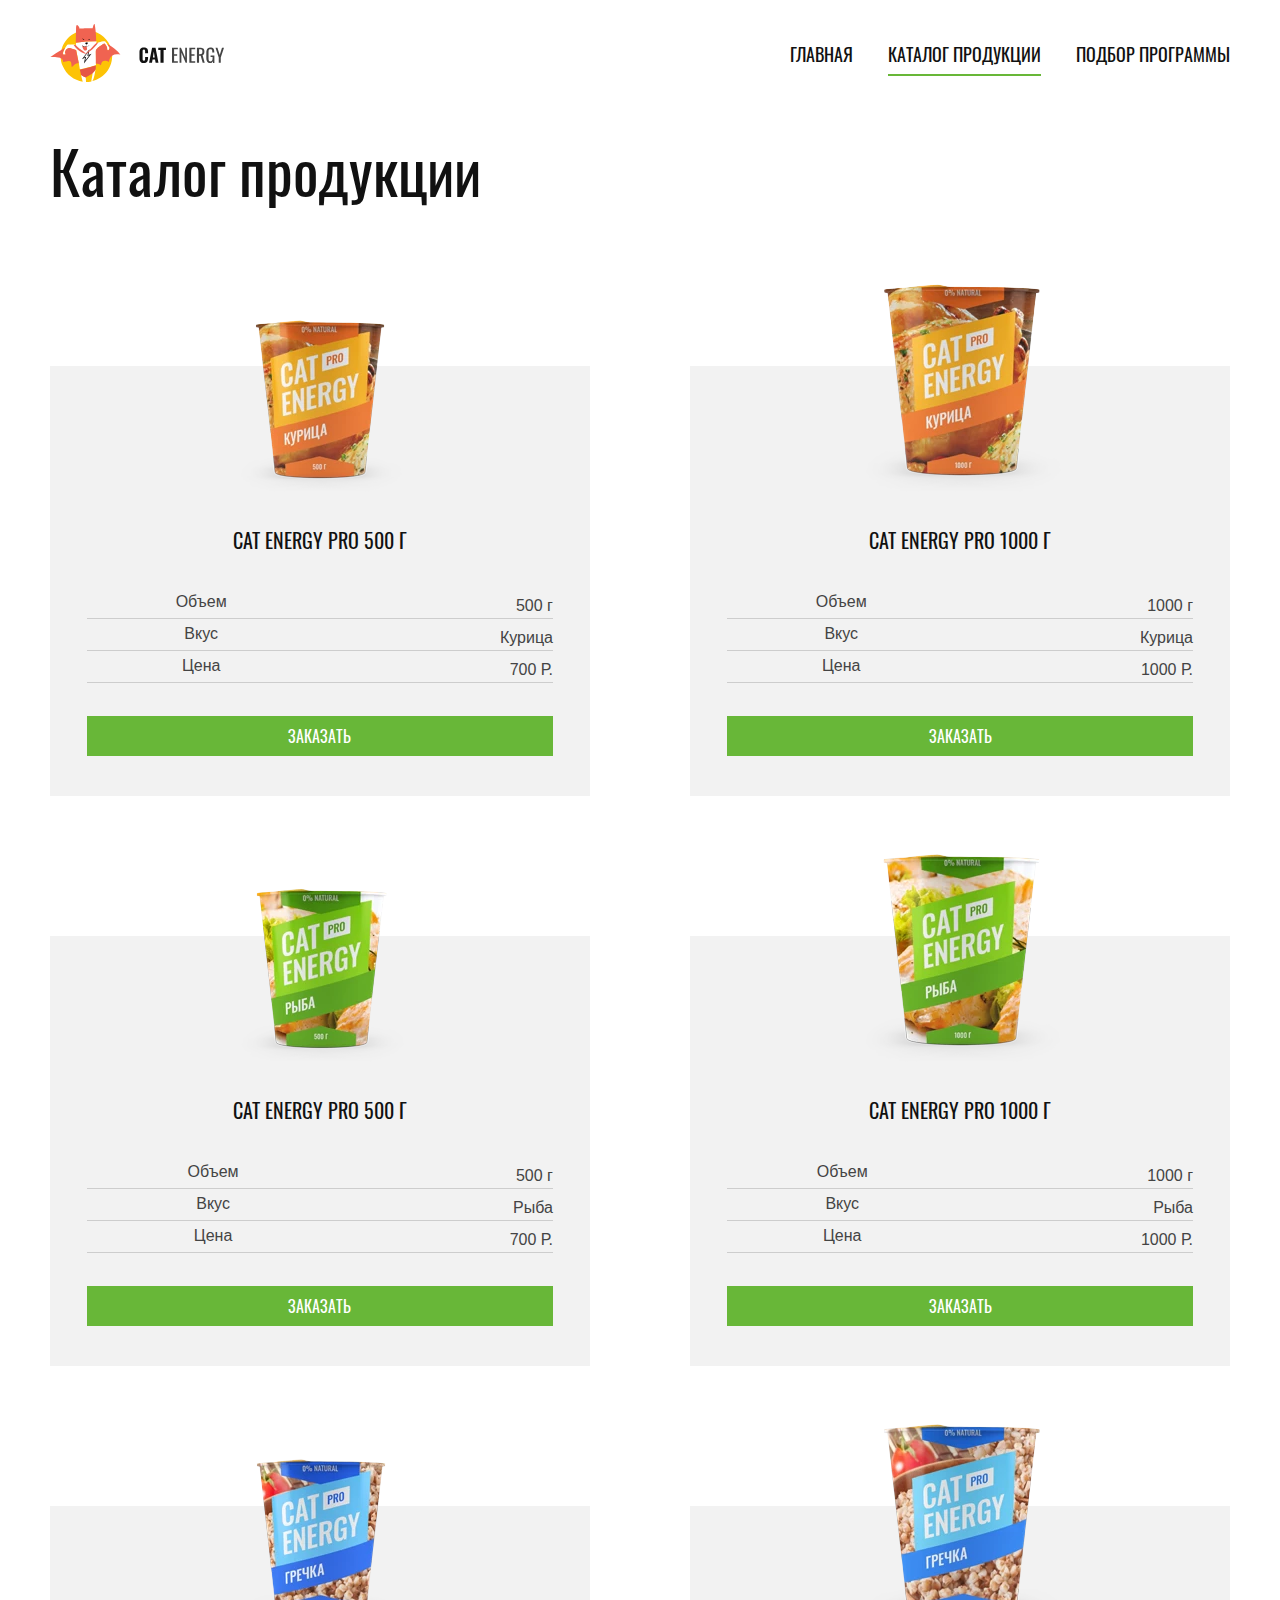
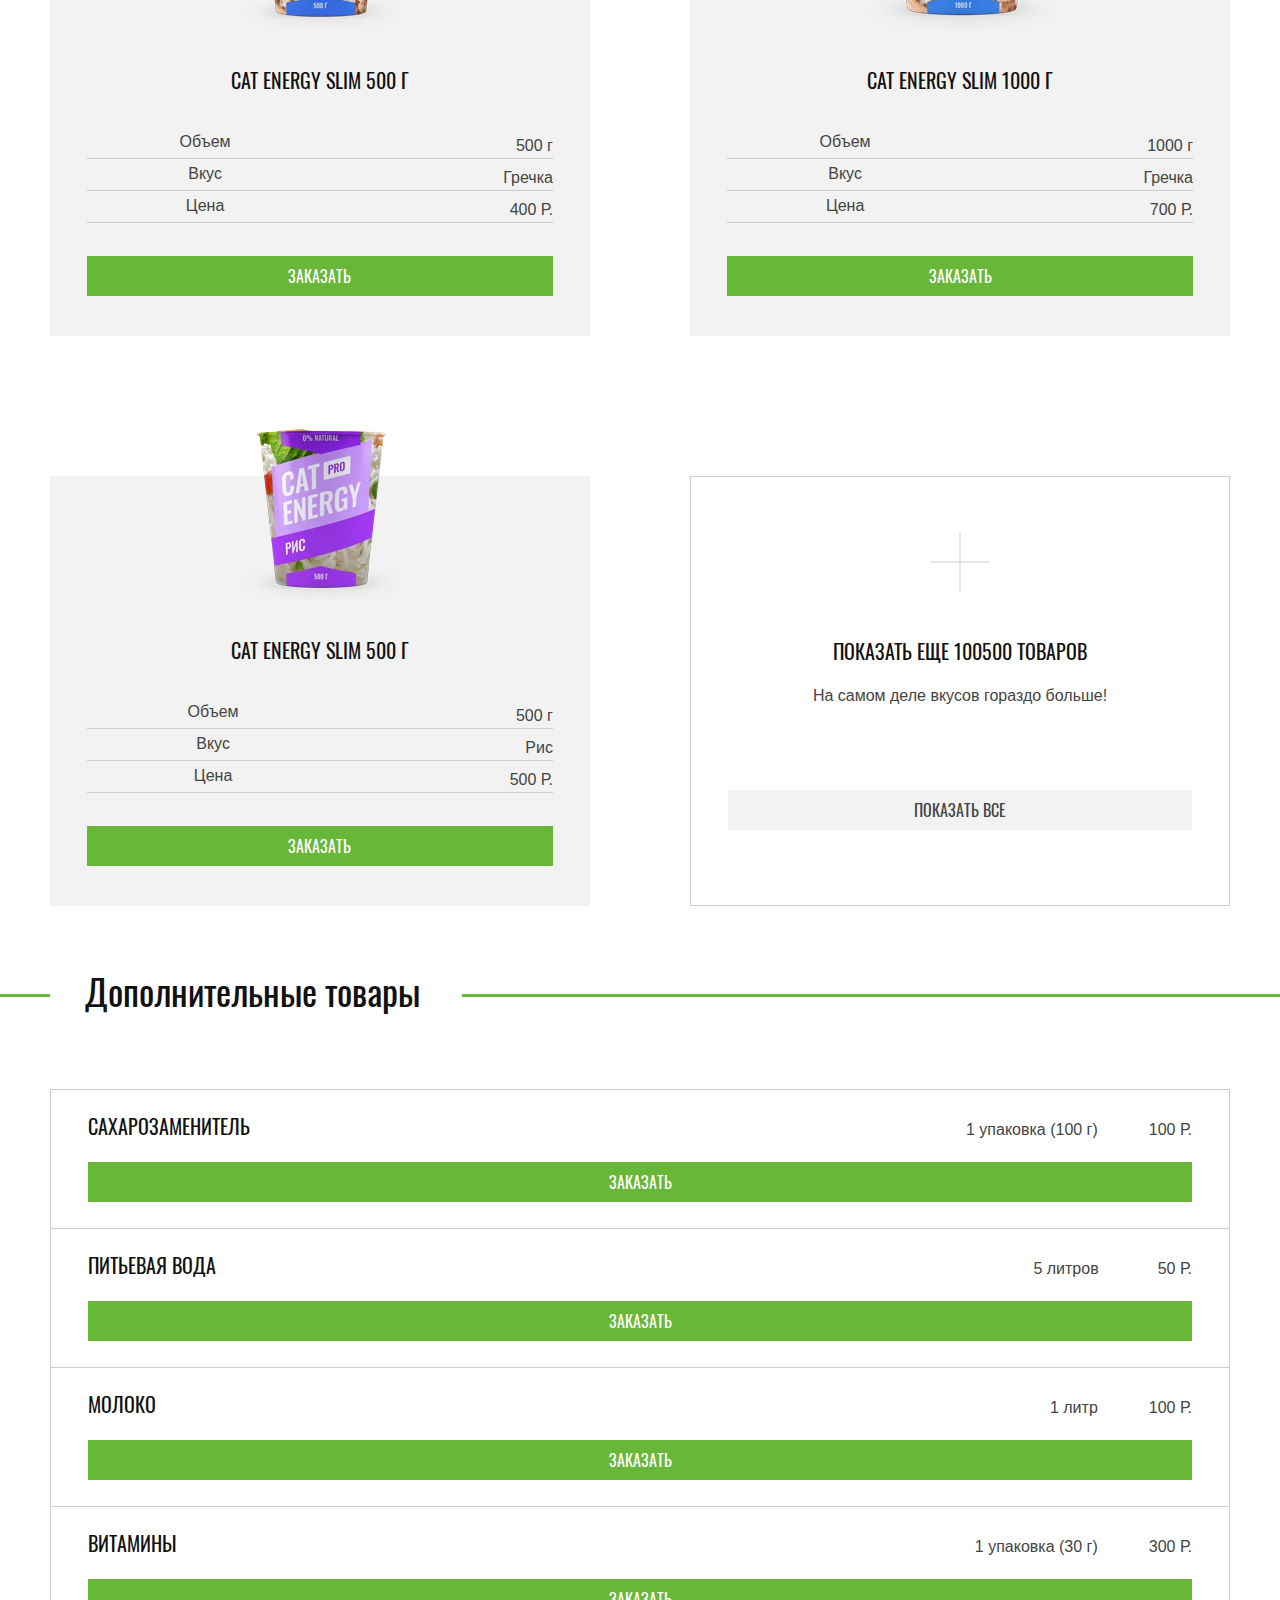
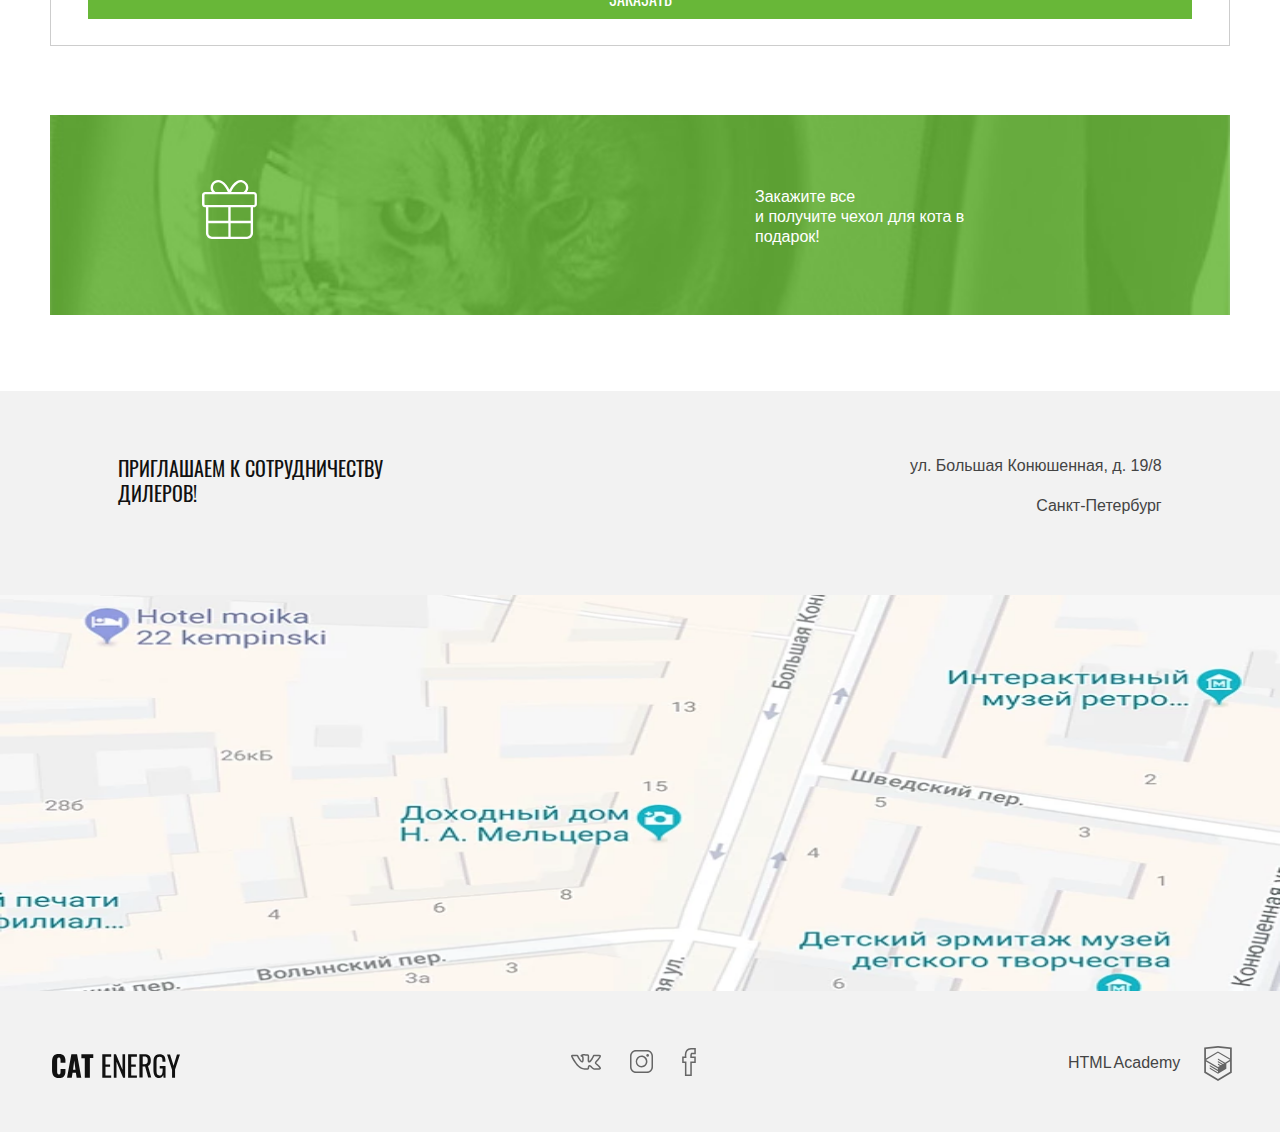
<file: projects/cat-energy/catalog.html>
<!DOCTYPE html><html lang="ru"><head><meta charset="utf-8"><title>HTML Academy: Каталог &laquo;Cat Energy&raquo;</title><meta name="viewport" content="width=device-width,initial-scale=1"><link rel="preload" href="fonts/oswaldregular.woff2" as="font"><link rel="preload" href="fonts/oswaldmedium.woff2" as="font"><link rel="stylesheet" href="css/style-min.css"></head><body><div style="display:none"><svg xmlns="http://www.w3.org/2000/svg"><symbol id="htmlacademy-s" viewbox="0 0 60 60"><path d="M30.2 5H30L10.3 7.1v36.2L30 55l19.7-11.7V7.1L30.2 5zm17 36.8L30 52 12.8 41.8V27l17.1 10.2V39l-11.7-7v1.8L30 40.9v1.9l-11.8-7v1.8l11.8 7 11.9-7.1v-7.6l5.3-3.2v15.1zm-.1-17l-4.7 2.8-2.2 1.3-10.3-6.1v1.8l8.8 5.3h-.1l-.2.1-1.3.7-7.3-4.3v1.8l5.8 3.4-1.4.9-4.3-2.6v1.8l2.9 1.7-2.9 1.7-17-10.1 17-10.2 17.2 10zm.1-1.8L29.9 12.8 12.8 23V9.4L30 7.6l17.2 1.8V23z"></path></symbol><symbol id="icon-fb-mobile-s" viewbox="0 0 10 19"><path d="M7.1 19H2v-8.8H0V5.8h1.9c-.1-2 .2-3.4 1.1-4.4C3.8.5 5 .1 6.5 0H10v4.2H7.2c-.1.2-.2.8-.2 1.6h3v4.4H7.1V19zm-4-1h2.8V9.1h2.9V6.8H5.9v-.5c0-1.4 0-2.6.7-3.1l.1-.1h2.1V1H6.5c-1.2.1-2 .4-2.6 1-.8.8-1 2.3-.8 4.2l.1.6H1.1v2.3h2V18z"></path></symbol><symbol id="icon-fb-s" viewbox="34.789 -4.709 13.518 27.75"><path d="M44.32 23.041h-6.816V10.137h-2.715V3.763h2.629c-.202-2.887.298-5 1.519-6.444 1.039-1.229 2.583-1.911 4.588-2.026l4.782-.001v6.15h-3.755c-.166.315-.251 1.093-.252 2.321h3.978v6.375H44.32v12.903zm-5.316-1.5h3.816V8.637h3.957V5.263h-3.953l-.016-.734c-.044-2.04.002-3.784 1.007-4.46l.19-.127h2.801v-3.15h-3.239c-1.557.091-2.711.581-3.485 1.496-1.041 1.231-1.41 3.298-1.099 6.144l.092.832h-2.786v3.375h2.715v12.902z"></path></symbol><symbol id="icon-insta-mobile-s" viewbox="0 0 16 16"><path class="st0" d="M11.8 1C13.6 1 15 2.4 15 4.2v7.7c0 1.7-1.4 3.1-3.1 3.1H4.2C2.4 15 1 13.6 1 11.8V4.2C1 2.4 2.4 1 4.2 1h7.6m0-1H4.2C1.9 0 0 1.9 0 4.2v7.7C0 14.1 1.9 16 4.2 16h7.7c2.3 0 4.2-1.9 4.2-4.2V4.2C16 1.9 14.1 0 11.8 0z"></path><path class="st0" d="M8 4.9c1.7 0 3.1 1.4 3.1 3.1 0 1.7-1.4 3.1-3.1 3.1-1.7 0-3.1-1.4-3.1-3.1 0-1.7 1.4-3.1 3.1-3.1m0-1C5.7 3.9 3.9 5.7 3.9 8s1.8 4.1 4.1 4.1 4.1-1.8 4.1-4.1S10.3 3.9 8 3.9z"></path><circle class="st0" cx="12.3" cy="3.7" r=".9"></circle></symbol><symbol id="icon-insta-s" viewbox="-3 -3 23 23"><path d="M14.002-1.501C16.482-1.501 18.5.519 18.5 3v11c0 2.481-2.018 4.5-4.498 4.5H3.01A4.504 4.504 0 0 1-1.488 14V3C-1.488.519.53-1.5 3.01-1.5h10.992m0-1.5H3.01C-.29-3-2.987-.301-2.987 3v11.001C-2.987 17.299-.29 20 3.01 20h10.995C17.301 20 20 17.299 20 13.999V3c0-3.301-2.699-6-5.998-6z"></path><path d="M8.506 4.078a4.434 4.434 0 0 1 4.429 4.428c0 2.44-1.989 4.43-4.429 4.43a4.434 4.434 0 0 1-4.428-4.43 4.431 4.431 0 0 1 4.428-4.428m0-1.5a5.929 5.929 0 0 0 0 11.855c3.274 0 5.926-2.653 5.926-5.927S11.78 2.578 8.506 2.578z"></path><circle cx="14.646" cy="2.379" r="1.341"></circle></symbol><symbol id="icon-mail-s" viewbox="0 0 17 13"><path d="M15.6 11.6H1.4V5.8H0V13h17V5.8h-1.4v5.8zM0 0v2.3l8.5 7.1L17 2.3V0H0zm15.6 1.6L8.5 7.5 1.4 1.6v-.2h14.2v.2z"></path></symbol><symbol id="icon-phone-s" viewbox="0 0 20 20"><path d="M17.9 9.4H9.4v1.2h8.5l-2.1 2.1.9.9 3.1-3.1c.2-.2.2-.6 0-.9l-3.1-3.1-.9.9 2.1 2zm-9.8 10v-6.2c0-.3-.3-.6-.6-.6H3.1c0 .7.6 1.2 1.2 1.2h2.5v5H3.1c-1 .1-1.8-.7-1.9-1.7v-14c0-1 .8-1.8 1.7-1.8h3.9v5H4.4c-.7 0-1.2.6-1.2 1.2h4.4c.3 0 .6-.3.6-.6V.6C8.1.3 7.8 0 7.5 0H3.1C1.5-.1.1 1.2 0 2.9v13.9c-.1 1.7 1.2 3.1 2.9 3.1h4.6c.3.1.6-.2.6-.5z"></path></symbol><symbol id="icon-vk-mobile-s" viewbox="0 0 22 12"><path d="M17.6 12c-.3 0-.9-.1-1.5-.5-.5-.3-.9-.7-1.3-1.2-.3-.3-.9-.9-1.1-.9-.2.1-.4.7-.3 1.2 0 .1 0 .6-.3.9-.3.3-.8.4-.9.4h-1.4c-.7 0-3.2-.2-5.4-2.3C2.5 7.1.2 2.2.1 2 0 1.6-.1 1.2.2.9c.3-.3.8-.4 1-.4h3.1c.1 0 .4.1.7.3.3.2.4.5.5.6 0 0 .5 1.1 1.1 2 1 1.5 1.4 1.9 1.5 2 .1-.4.2-1.4.1-2.3 0-.4-.1-.8-.2-1-.1-.1-.3-.2-.5-.2l-.6-.5c0-.5.5-.9.9-1.1.5-.2 1.3-.3 2.3-.3h.5c.9 0 1.2.1 1.6.1 1.2.3 1.2 1.3 1.1 2.5v1.6c0 .3 0 .8.1 1 .2-.1.6-.5 1.5-1.9.6-.9 1-1.9 1.1-2.1.1-.3.4-.7 1.2-.7h3.4c.7 0 1.2.2 1.3.7.2.5.1 1.3-1.7 3.5-.3.3-.5.6-.7.9-.5.4-.9 1-.9 1.1 0 .1.5.5.9.9 1.1.9 1.9 1.7 2.2 2.3.4.6.3 1 .2 1.3-.3.7-1.2.7-1.4.8h-2.9zm-3.9-3.7c.7 0 1.2.6 1.8 1.2.4.4.7.8 1.1 1 .5.3 1 .3 1 .3h2.9c.1 0 .3-.1.4-.1 0 0 0-.1-.1-.1-.3-.5-1-1.3-2-2.1-.9-.7-1.3-1.1-1.4-1.7 0-.6.4-1.1 1.2-2.1.2-.2.4-.5.7-.8 1.1-1.4 1.4-2 1.5-2.3h-3.9c0 .4-.5 1.5-1.1 2.4-1.4 2.1-2 2.4-2.5 2.4-.1 0-.3 0-.4-.1-.7-.4-.7-1.4-.7-2.1V2.6c.1-1.3 0-1.3-.3-1.4-.3-.1-.5-.1-1.4-.1H10c-.5 0-1 0-1.4.1l.2.2c.4.5.4 1.5.4 1.7.1 1.3 0 2.9-.7 3.3-.1 0-.2.1-.4.1-.6 0-1.3-.7-2.5-2.5C5 2.9 4.5 1.8 4.5 1.8s0-.1-.1-.1-.2-.1-.2-.1h-3c.4.9 2.5 5 4.8 7.2 2 1.9 4.3 2 4.7 2h1.4s.2 0 .2-.1v-.1c0-.2 0-2 1.2-2.3h.2z"></path></symbol><symbol id="icon-vk-s" viewbox="3.007 11.628 30.004 15.761"><path d="M26.945 27.388c-.386 0-1.17-.082-2.075-.632-.642-.385-1.223-.968-1.784-1.532-.438-.44-1.171-1.177-1.447-1.177-.268.075-.481.921-.476 1.569.004.113-.001.774-.468 1.213-.425.4-1.088.485-1.216.498l-1.926.007c-.967 0-4.358-.218-7.429-3.021-3.674-3.358-6.835-9.798-6.968-10.07-.197-.462-.248-1.066.152-1.482.392-.413 1.081-.472 1.359-.479l4.083-.024.115.008c.091.014.567.095.957.349.388.247.59.651.626.73.01.021.649 1.432 1.475 2.684 1.312 1.99 1.896 2.455 2.103 2.562.188-.417.277-1.7.187-2.871.001-.493-.101-1.098-.252-1.278-.112-.134-.426-.253-.778-.294l-.722-.691c-.096-.658.635-1.226 1.149-1.446.737-.316 1.792-.382 3.147-.382l.71.005c1.235.012 1.622.081 2.149.191 1.702.361 1.64 1.729 1.567 3.312-.021.464-.046 1.001-.046 1.621 0 .151-.005.312-.011.479-.012.38-.032 1.038.093 1.304.219-.145.852-.665 2.072-2.483.783-1.165 1.4-2.539 1.517-2.803l.001-.001c.182-.43.608-.941 1.613-.946l4.274-.024c.012-.003.172-.016.377-.016.98 0 1.597.287 1.832.854.269.65.169 1.657-2.354 4.605-.37.432-.697.804-.982 1.127-.598.678-1.216 1.379-1.237 1.595.053.169.662.665 1.252 1.145 1.53 1.247 2.528 2.264 3.033 3.073.522.759.429 1.33.258 1.677-.424.864-1.638.973-1.877.985l-3.79.047a2.525 2.525 0 0 1-.263.012zm-5.307-4.84c.899 0 1.682.786 2.511 1.618.497.5 1.011 1.016 1.496 1.307.727.44 1.316.421 1.398.412l.103-.009 3.805-.047c.171-.012.411-.073.536-.136a1.167 1.167 0 0 0-.098-.167c-.449-.718-1.388-1.659-2.686-2.718-1.184-.963-1.801-1.465-1.865-2.244-.066-.805.493-1.439 1.607-2.703.28-.318.604-.685.967-1.109 1.559-1.821 1.957-2.64 2.058-2.956-.17-.029-.648-.021-.678-.018l-4.361.028c-.191.001-.249.035-.249.036-.176.414-.812 1.812-1.644 3.05-1.895 2.82-2.785 3.2-3.407 3.201-.204 0-.396-.05-.569-.148-1.003-.569-.963-1.834-.934-2.757.005-.149.01-.295.01-.431 0-.646.025-1.207.048-1.689.076-1.68.016-1.692-.379-1.776-.409-.086-.705-.147-1.856-.159l-.693-.005c-.624 0-1.343.014-1.906.098.092.074.18.157.259.251.588.704.604 1.951.601 2.194.13 1.646.061 3.796-1.018 4.313a1.365 1.365 0 0 1-.597.137c-.926 0-1.854-.885-3.425-3.267a22.863 22.863 0 0 1-1.587-2.887.47.47 0 0 0-.075-.094 1.133 1.133 0 0 0-.32-.116l-4.001.024c-.021.001-.045.002-.07.005.591 1.189 3.426 6.592 6.519 9.419 2.74 2.502 5.826 2.629 6.417 2.629l1.851-.003c.046-.01.218-.062.269-.1-.019.018-.01-.053-.01-.097-.003-.265.012-2.595 1.578-3.034.126-.034.259-.052.395-.052z"></path></symbol></svg></div><header class="header"><div class="header__bg-wrapper"><div class="header__container"><h1 class="visually-hidden">Зоомагазин &laquo;Cat Energy&raquo;</h1><a class="header__logo" href="index.html"><picture><source media="(min-width: 1300px)" srcset="img/logo-desktop.svg"><source media="(min-width: 768px)" srcset="img/logo-tablet.svg"><img class="header__logo-image" src="img/logo-mobile.svg" width="192" height="37" alt="Зоомагазин &laquo;Cat Energy&raquo;"></picture></a><nav class="main-navigation main-navigation--opened main-navigation--nojs"><a class="main-navigation__toggle" href="#"><span class="visually-hidden">Открыть меню</span></a><ul class="main-navigation__menu-list"><li class="main-navigation__menu-item"><a class="main-navigation__menu-link" href="index.html">Главная</a></li><li class="main-navigation__menu-item main-navigation__menu-item--active"><a class="main-navigation__menu-link">Каталог продукции</a></li><li class="main-navigation__menu-item"><a class="main-navigation__menu-link" href="form.html">Подбор программы</a></li></ul></nav></div></div></header><main class="main"><section class="catalog"><h2 class="catalog__title">Каталог продукции</h2><ul class="catalog__list"><li class="catalog__item"><div class="catalog__item-wrapper"><a class="catalog__product-link" href="#"><h3 class="catalog__product-title">Cat energy pro <span class="catalog__product-title-weight">500 г</span></h3><picture class="catalog__image-container"><source type="image/webp" media="(min-width: 1300px)" srcset="img/chicken-small-desktop@1x.webp, img/chicken-small-desktop@2x.webp 2x"><source type="image/webp" media="(min-width: 768px)" srcset="img/chicken-small-tablet@1x.webp, img/chicken-small-tablet@2x.webp 2x"><source type="image/webp" srcset="img/chicken-small-mobile@1x.webp, img/chicken-small-mobile@2x.webp 2x"><source media="(min-width: 1300px)" srcset="img/chicken-small-desktop@1x.png, img/chicken-small-desktop@2x.png 2x"><source media="(min-width: 768px)" srcset="img/chicken-small-tablet@1x.png, img/chicken-small-tablet@2x.png 2x"><img class="catalog__product-image" src="img/chicken-small-mobile@1x.jpg" srcset="img/chicken-small-mobile@2x.jpg 2x" alt="Cat energy pro 500 г"></picture></a><table class="catalog__product-description"><tr><th class="catalog__description-field">Объем</th><td class="catalog__description-value">500 г</td></tr><tr><th class="catalog__description-field">Вкус</th><td class="catalog__description-value">Курица</td></tr><tr><th class="catalog__description-field">Цена</th><td class="catalog__description-value">700 <span class="currency">р.</span></td></tr></table><a class="button button--catalog" href="#">Заказать</a></div></li><li class="catalog__item"><div class="catalog__item-wrapper"><a class="catalog__product-link" href="#"><h3 class="catalog__product-title">Cat energy pro <span class="catalog__product-title-weight">1000 г</span></h3><picture class="catalog__image-container"><source type="image/webp" media="(min-width: 1300px)" srcset="img/chicken-big-desktop@1x.webp, img/chicken-big-desktop@2x.webp 2x"><source type="image/webp" media="(min-width: 768px)" srcset="img/chicken-big-tablet@1x.webp, img/chicken-big-tablet@2x.webp 2x"><source type="image/webp" srcset="img/chicken-big-mobile@1x.webp, img/chicken-big-mobile@2x.webp 2x"><source media="(min-width: 1300px)" srcset="img/chicken-big-desktop@1x.png, img/chicken-big-desktop@2x.png 2x"><source media="(min-width: 768px)" srcset="img/chicken-big-tablet@1x.png, img/chicken-big-tablet@2x.png 2x"><img class="catalog__product-image" src="img/chicken-big-mobile@1x.jpg" srcset="img/chicken-big-mobile@2x.jpg 2x" alt="Cat energy pro 500 г"></picture></a><table class="catalog__product-description"><tr><th class="catalog__description-field">Объем</th><td class="catalog__description-value">1000 г</td></tr><tr><th class="catalog__description-field">Вкус</th><td class="catalog__description-value">Курица</td></tr><tr><th class="catalog__description-field">Цена</th><td class="catalog__description-value">1000 <span class="currency">р.</span></td></tr></table><a class="button button--catalog" href="#">Заказать</a></div></li><li class="catalog__item"><div class="catalog__item-wrapper"><a class="catalog__product-link" href="#"><h3 class="catalog__product-title">Cat energy pro <span class="catalog__product-title-weight">500 г</span></h3><picture class="catalog__image-container"><source type="image/webp" media="(min-width: 1300px)" srcset="img/fish-small-desktop@1x.webp, img/fish-small-desktop@2x.webp 2x"><source type="image/webp" media="(min-width: 768px)" srcset="img/fish-small-tablet@1x.webp, img/fish-small-tablet@2x.webp 2x"><source type="image/webp" srcset="img/fish-small-mobile@1x.webp, img/fish-small-mobile@2x.webp 2x"><source media="(min-width: 1300px)" srcset="img/fish-small-desktop@1x.png, img/fish-small-desktop@2x.png 2x"><source media="(min-width: 768px)" srcset="img/fish-small-tablet@1x.png, img/fish-small-tablet@2x.png 2x"><img class="catalog__product-image" src="img/fish-small-mobile@1x.jpg" srcset="img/fish-small-mobile@2x.jpg 2x" alt="Cat energy pro 500 г"></picture></a><table class="catalog__product-description"><tr><th class="catalog__description-field">Объем</th><td class="catalog__description-value">500 г</td></tr><tr><th class="catalog__description-field">Вкус</th><td class="catalog__description-value">Рыба</td></tr><tr><th class="catalog__description-field">Цена</th><td class="catalog__description-value">700 <span class="currency">р.</span></td></tr></table><a class="button button--catalog" href="#">Заказать</a></div></li><li class="catalog__item"><div class="catalog__item-wrapper"><a class="catalog__product-link" href="#"><h3 class="catalog__product-title">Cat energy pro <span class="catalog__product-title-weight">1000 г</span></h3><picture class="catalog__image-container"><source type="image/webp" media="(min-width: 1300px)" srcset="img/fish-big-desktop@1x.webp, img/fish-big-desktop@2x.webp 2x"><source type="image/webp" media="(min-width: 768px)" srcset="img/fish-big-tablet@1x.webp, img/fish-big-tablet@2x.webp 2x"><source type="image/webp" srcset="img/fish-big-mobile@1x.webp, img/fish-big-mobile@2x.webp 2x"><source media="(min-width: 1300px)" srcset="img/fish-big-desktop@1x.png, img/fish-big-desktop@2x.png 2x"><source media="(min-width: 768px)" srcset="img/fish-big-tablet@1x.png, img/fish-big-tablet@2x.png 2x"><img class="catalog__product-image" src="img/fish-big-mobile@1x.jpg" srcset="img/fish-big-mobile@2x.jpg 2x" alt="Cat energy pro 500 г"></picture></a><table class="catalog__product-description"><tr><th class="catalog__description-field">Объем</th><td class="catalog__description-value">1000 г</td></tr><tr><th class="catalog__description-field">Вкус</th><td class="catalog__description-value">Рыба</td></tr><tr><th class="catalog__description-field">Цена</th><td class="catalog__description-value">1000 <span class="currency">р.</span></td></tr></table><a class="button button--catalog" href="#">Заказать</a></div></li><li class="catalog__item"><div class="catalog__item-wrapper"><a class="catalog__product-link" href="#"><h3 class="catalog__product-title">Cat energy slim <span class="catalog__product-title-weight">500 г</span></h3><picture class="catalog__image-container"><source type="image/webp" media="(min-width: 1300px)" srcset="img/buckwheat-small-desktop@1x.webp, img/buckwheat-small-desktop@2x.webp 2x"><source type="image/webp" media="(min-width: 768px)" srcset="img/buckwheat-small-tablet@1x.webp, img/buckwheat-small-tablet@2x.webp 2x"><source type="image/webp" srcset="img/buckwheat-small-mobile@1x.webp, img/buckwheat-small-mobile@2x.webp 2x"><source media="(min-width: 1300px)" srcset="img/buckwheat-small-desktop@1x.png, img/buckwheat-small-desktop@2x.png 2x"><source media="(min-width: 768px)" srcset="img/buckwheat-small-tablet@1x.png, img/buckwheat-small-tablet@2x.png 2x"><img class="catalog__product-image" src="img/buckwheat-small-mobile@1x.jpg" srcset="img/buckwheat-small-mobile@2x.jpg 2x" alt="Cat energy pro 500 г"></picture></a><table class="catalog__product-description"><tr><th class="catalog__description-field">Объем</th><td class="catalog__description-value">500 г</td></tr><tr><th class="catalog__description-field">Вкус</th><td class="catalog__description-value">Гречка</td></tr><tr><th class="catalog__description-field">Цена</th><td class="catalog__description-value">400 <span class="currency">р.</span></td></tr></table><a class="button button--catalog" href="#">Заказать</a></div></li><li class="catalog__item"><div class="catalog__item-wrapper"><a class="catalog__product-link" href="#"><h3 class="catalog__product-title">Cat energy slim <span class="catalog__product-title-weight">1000 г</span></h3><picture class="catalog__image-container"><source type="image/webp" media="(min-width: 1300px)" srcset="img/buckwheat-big-desktop@1x.webp, img/buckwheat-big-desktop@2x.webp 2x"><source type="image/webp" media="(min-width: 768px)" srcset="img/buckwheat-big-tablet@1x.webp, img/buckwheat-big-tablet@2x.webp 2x"><source type="image/webp" srcset="img/buckwheat-big-mobile@1x.webp, img/buckwheat-big-mobile@2x.webp 2x"><source media="(min-width: 1300px)" srcset="img/buckwheat-big-desktop@1x.png, img/buckwheat-big-desktop@2x.png 2x"><source media="(min-width: 768px)" srcset="img/buckwheat-big-tablet@1x.png, img/buckwheat-big-tablet@2x.png 2x"><img class="catalog__product-image" src="img/buckwheat-big-mobile@1x.jpg" srcset="img/buckwheat-big-mobile@2x.jpg 2x" alt="Cat energy pro 500 г"></picture></a><table class="catalog__product-description"><tr><th class="catalog__description-field">Объем</th><td class="catalog__description-value">1000 г</td></tr><tr><th class="catalog__description-field">Вкус</th><td class="catalog__description-value">Гречка</td></tr><tr><th class="catalog__description-field">Цена</th><td class="catalog__description-value">700 <span class="currency">р.</span></td></tr></table><a class="button button--catalog" href="#">Заказать</a></div></li><li class="catalog__item"><div class="catalog__item-wrapper"><a class="catalog__product-link" href="#"><h3 class="catalog__product-title">Cat energy slim <span class="catalog__product-title-weight">500 г</span></h3><picture class="catalog__image-container"><source type="image/webp" media="(min-width: 1300px)" srcset="img/rice-small-desktop@1x.webp, img/rice-small-desktop@2x.webp 2x"><source type="image/webp" media="(min-width: 768px)" srcset="img/rice-small-tablet@1x.webp, img/rice-small-tablet@2x.webp 2x"><source type="image/webp" srcset="img/rice-small-mobile@1x.webp, img/rice-small-mobile@2x.webp 2x"><source media="(min-width: 1300px)" srcset="img/rice-small-desktop@1x.png, img/rice-small-desktop@2x.png 2x"><source media="(min-width: 768px)" srcset="img/rice-small-tablet@1x.png, img/rice-small-tablet@2x.png 2x"><img class="catalog__product-image" src="img/rice-small-mobile@1x.jpg" srcset="img/rice-small-mobile@2x.jpg 2x" alt="Cat energy pro 500 г"></picture></a><table class="catalog__product-description"><tr><th class="catalog__description-field">Объем</th><td class="catalog__description-value">500 г</td></tr><tr><th class="catalog__description-field">Вкус</th><td class="catalog__description-value">Рис</td></tr><tr><th class="catalog__description-field">Цена</th><td class="catalog__description-value">500 <span class="currency">р.</span></td></tr></table><a class="button button--catalog" href="#">Заказать</a></div></li><li class="more-items"><div class="catalog__item-wrapper"><b class="more-items__title">Показать еще 100500 товаров</b><p class="more-items__description">На самом деле вкусов гораздо больше!</p><a class="button button--gray button--catalog" href="#">Показать все</a></div></li></ul></section><section class="catalog-extra"><div class="catalog-extra__title-container"><div class="catalog-extra__wrapper"><h2 class="catalog-extra__title">Дополнительные товары</h2></div></div><div class="catalog-extra__wrapper"><ul class="catalog-extra__list"><li class="catalog-extra__item"><div class="catalog-exatra__item-container"><a class="catalog-extra__product-title" href="#">Сахарозаменитель</a><div class="catalog-extra__product-description"><p class="catalog-extra__description-quantity">1 упаковка (100 г)</p><p class="catalog-extra__description-price">100 <span class="currency">р.</span></p></div></div><a class="button button--catalog" href="#">Заказать</a></li><li class="catalog-extra__item"><div class="catalog-exatra__item-container"><a class="catalog-extra__product-title" href="#">Питьевая вода</a><div class="catalog-extra__product-description"><p class="catalog-extra__description-quantity">5 литров</p><p class="catalog-extra__description-price">50 <span class="currency">р.</span></p></div></div><a class="button button--catalog" href="#">Заказать</a></li><li class="catalog-extra__item"><div class="catalog-exatra__item-container"><a class="catalog-extra__product-title" href="#">Молоко</a><div class="catalog-extra__product-description"><p class="catalog-extra__description-quantity">1 литр</p><p class="catalog-extra__description-price">100 <span class="currency">р.</span></p></div></div><a class="button button--catalog" href="#">Заказать</a></li><li class="catalog-extra__item"><div class="catalog-exatra__item-container"><a class="catalog-extra__product-title" href="#">Витамины</a><div class="catalog-extra__product-description"><p class="catalog-extra__description-quantity">1 упаковка (30 г)</p><p class="catalog-extra__description-price">300 <span class="currency">р.</span></p></div></div><a class="button button--catalog" href="#">Заказать</a></li></ul><section class="special-offer"><h2 class="visually-hidden">Акция</h2><p class="special-offer__description">Закажите все<br>и получите чехол для кота в подарок!</p></section></div></section></main><footer class="footer"><div class="map"><h2 class="visually-hidden">Как нас найти?</h2><div class="map__wrapper"><div class="cooperation cooperation--gray"><div class="cooperation__wrapper"><h2 class="cooperation__title">Приглашаем к сотрудничеству дилеров!</h2><address class="cooperation__adress">ул. Большая Конюшенная, д. 19/8 <span class="cooperation__adress-city">Санкт-Петербург</span></address></div></div></div><iframe class="map__google-map" src="https://www.google.com/maps/embed?pb=!1m18!1m12!1m3!1d1998.6037872533277!2d30.320858716096975!3d59.93871648187614!2m3!1f0!2f0!3f0!3m2!1i1024!2i768!4f13.1!3m3!1m2!1s0x4696310fca145cc1%3A0x42b32648d8238007!2z0JHQvtC70YzRiNCw0Y8g0JrQvtC90Y7RiNC10L3QvdCw0Y8g0YPQuy4sIDE5LzgsINCh0LDQvdC60YIt0J_QtdGC0LXRgNCx0YPRgNCzLCAxOTExODY!5e0!3m2!1sru!2sru!4v1539932726030" width="320" height="362" style="border:0" allowfullscreen=""></iframe><a class="map__link" href="#"><picture><source type="image/webp" media="(min-width: 1300px)" srcset="img/bg-map-desktop@1x.webp, img/bg-map-desktop@2x.webp 2x"><source type="image/webp" media="(min-width: 768px)" srcset="img/bg-map-tablet@1x.webp, img/bg-map-tablet@2x.webp 2x"><source type="image/webp" srcset="img/bg-map-mobile@1x.webp, img/bg-map-mobile@2x.webp 2x"><source media="(min-width: 1300px)" srcset="img/bg-map-desktop@1x.png, img/bg-map-desktop@2x.png 2x"><source media="(min-width: 768px)" srcset="img/bg-map-tablet@1x.png, img/bg-map-tablet@2x.png 2x"><img class="map__image" src="img/bg-map-mobile@1x.png" srcset="img/bg-map-mobile@2x.png 2x" alt="Зоомагазин &laquo;Cat Energy&raquo; находится по адресу: г.Санкт-Петербург ул. Большая Конюшенная, д. 19/8"></picture></a></div><div class="footer__container"><a class="footer__logo" href="index.html"><img class="footer__logo-image" src="img/logo-footer.svg" width="128" height="24" alt="Зоомагазин &laquo;Cat Energy&raquo;"></a><section class="social"><h2 class="visually-hidden">Мы в социальных сетях</h2><ul class="social__list"><li class="social__item"><a class="social__link social__link--vkontakte" href="#"><span class="visually-hidden">Мы в Вконтакте</span> <svg class="social__icon" width="22" height="12"><use xlink:href="#icon-vk-mobile-s"></use></svg> <svg class="social__icon" width="30" height="16"><use xlink:href="#icon-vk-s"></use></svg></a></li><li class="social__item"><a class="social__link social__link--instagram" href="#"><span class="visually-hidden">Мы в Instagram</span> <svg class="social__icon" width="16" height="16"><use xlink:href="#icon-insta-mobile-s"></use></svg> <svg class="social__icon" width="23px" height="23px"><use xlink:href="#icon-insta-s"></use></svg></a></li><li class="social__item"><a class="social__link social__link--facebook" href="#"><span class="visually-hidden">Мы в Facebook</span> <svg class="social__icon" width="10" height="19"><use xlink:href="#icon-fb-mobile-s"></use></svg> <svg class="social__icon" width="14" height="28"><use xlink:href="#icon-fb-s"></use></svg></a></li></ul></section><a class="footer__developed-by-link" href="https://htmlacademy.ru/intensive/adaptive"><span><span class="footer__developed-by-link--uppercase">Html</span>Academy </span><svg class="footer__developed-by-logo" width="42" height="49"><use xlink:href="#htmlacademy-s"></use></svg></a></div></footer><script src="js/main-min.js"></script></body></html>
</file>
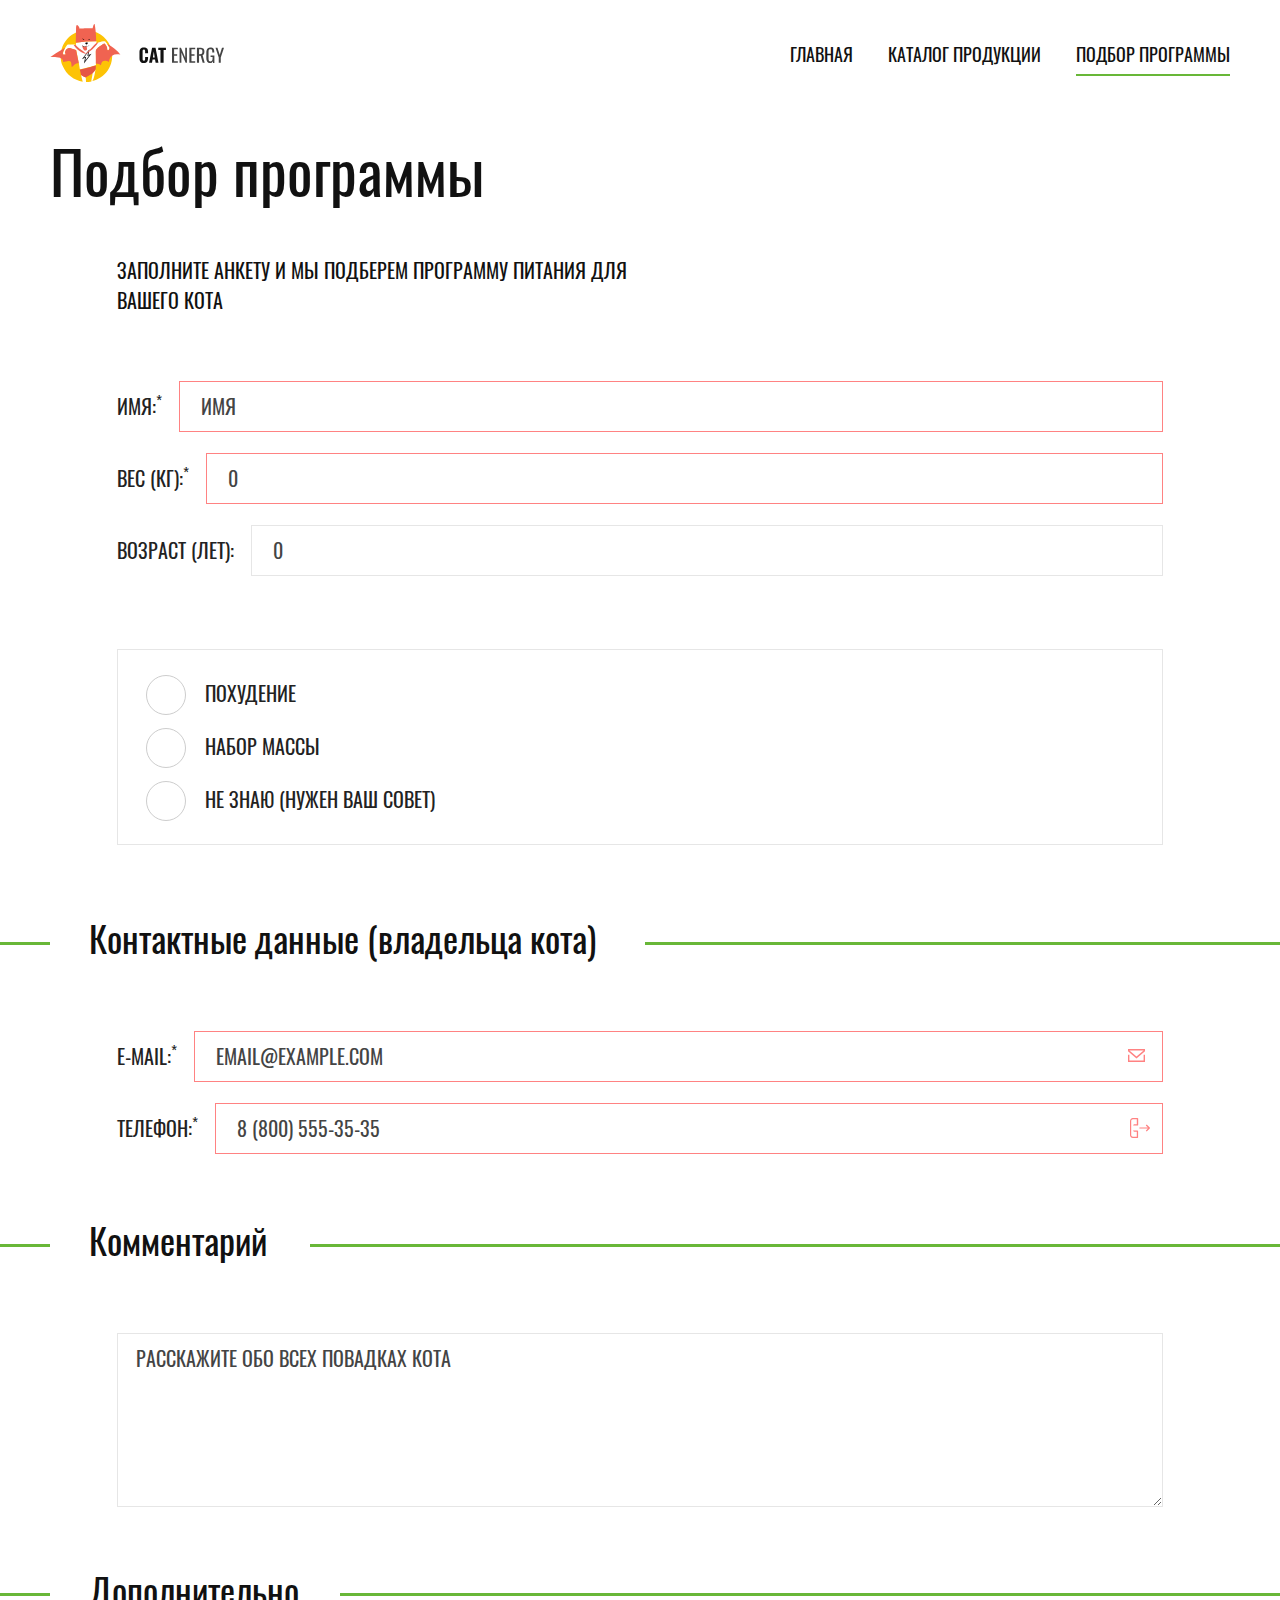
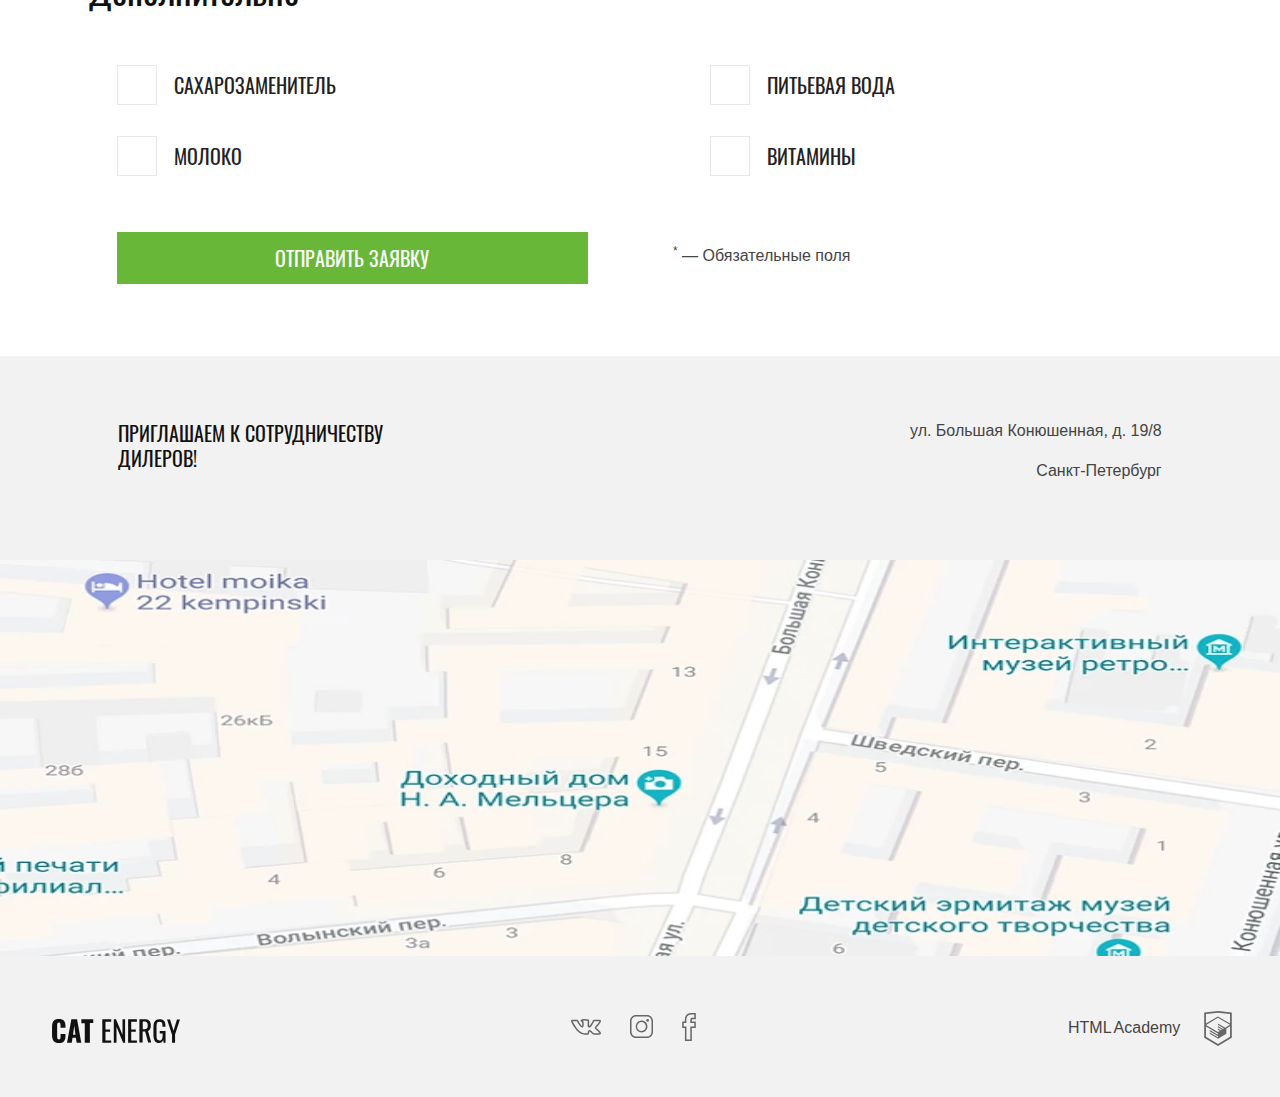
<file: projects/cat-energy/form.html>
<!DOCTYPE html><html lang="ru"><head><meta charset="utf-8"><title>HTML Academy: Подбор программы &laquo;Cat Energy&raquo;</title><meta name="viewport" content="width=device-width,initial-scale=1"><link rel="preload" href="fonts/oswaldregular.woff2" as="font"><link rel="preload" href="fonts/oswaldmedium.woff2" as="font"><link rel="stylesheet" href="css/style-min.css"></head><body><div style="display:none"><svg xmlns="http://www.w3.org/2000/svg"><symbol id="htmlacademy-s" viewbox="0 0 60 60"><path d="M30.2 5H30L10.3 7.1v36.2L30 55l19.7-11.7V7.1L30.2 5zm17 36.8L30 52 12.8 41.8V27l17.1 10.2V39l-11.7-7v1.8L30 40.9v1.9l-11.8-7v1.8l11.8 7 11.9-7.1v-7.6l5.3-3.2v15.1zm-.1-17l-4.7 2.8-2.2 1.3-10.3-6.1v1.8l8.8 5.3h-.1l-.2.1-1.3.7-7.3-4.3v1.8l5.8 3.4-1.4.9-4.3-2.6v1.8l2.9 1.7-2.9 1.7-17-10.1 17-10.2 17.2 10zm.1-1.8L29.9 12.8 12.8 23V9.4L30 7.6l17.2 1.8V23z"></path></symbol><symbol id="icon-fb-mobile-s" viewbox="0 0 10 19"><path d="M7.1 19H2v-8.8H0V5.8h1.9c-.1-2 .2-3.4 1.1-4.4C3.8.5 5 .1 6.5 0H10v4.2H7.2c-.1.2-.2.8-.2 1.6h3v4.4H7.1V19zm-4-1h2.8V9.1h2.9V6.8H5.9v-.5c0-1.4 0-2.6.7-3.1l.1-.1h2.1V1H6.5c-1.2.1-2 .4-2.6 1-.8.8-1 2.3-.8 4.2l.1.6H1.1v2.3h2V18z"></path></symbol><symbol id="icon-fb-s" viewbox="34.789 -4.709 13.518 27.75"><path d="M44.32 23.041h-6.816V10.137h-2.715V3.763h2.629c-.202-2.887.298-5 1.519-6.444 1.039-1.229 2.583-1.911 4.588-2.026l4.782-.001v6.15h-3.755c-.166.315-.251 1.093-.252 2.321h3.978v6.375H44.32v12.903zm-5.316-1.5h3.816V8.637h3.957V5.263h-3.953l-.016-.734c-.044-2.04.002-3.784 1.007-4.46l.19-.127h2.801v-3.15h-3.239c-1.557.091-2.711.581-3.485 1.496-1.041 1.231-1.41 3.298-1.099 6.144l.092.832h-2.786v3.375h2.715v12.902z"></path></symbol><symbol id="icon-insta-mobile-s" viewbox="0 0 16 16"><path class="st0" d="M11.8 1C13.6 1 15 2.4 15 4.2v7.7c0 1.7-1.4 3.1-3.1 3.1H4.2C2.4 15 1 13.6 1 11.8V4.2C1 2.4 2.4 1 4.2 1h7.6m0-1H4.2C1.9 0 0 1.9 0 4.2v7.7C0 14.1 1.9 16 4.2 16h7.7c2.3 0 4.2-1.9 4.2-4.2V4.2C16 1.9 14.1 0 11.8 0z"></path><path class="st0" d="M8 4.9c1.7 0 3.1 1.4 3.1 3.1 0 1.7-1.4 3.1-3.1 3.1-1.7 0-3.1-1.4-3.1-3.1 0-1.7 1.4-3.1 3.1-3.1m0-1C5.7 3.9 3.9 5.7 3.9 8s1.8 4.1 4.1 4.1 4.1-1.8 4.1-4.1S10.3 3.9 8 3.9z"></path><circle class="st0" cx="12.3" cy="3.7" r=".9"></circle></symbol><symbol id="icon-insta-s" viewbox="-3 -3 23 23"><path d="M14.002-1.501C16.482-1.501 18.5.519 18.5 3v11c0 2.481-2.018 4.5-4.498 4.5H3.01A4.504 4.504 0 0 1-1.488 14V3C-1.488.519.53-1.5 3.01-1.5h10.992m0-1.5H3.01C-.29-3-2.987-.301-2.987 3v11.001C-2.987 17.299-.29 20 3.01 20h10.995C17.301 20 20 17.299 20 13.999V3c0-3.301-2.699-6-5.998-6z"></path><path d="M8.506 4.078a4.434 4.434 0 0 1 4.429 4.428c0 2.44-1.989 4.43-4.429 4.43a4.434 4.434 0 0 1-4.428-4.43 4.431 4.431 0 0 1 4.428-4.428m0-1.5a5.929 5.929 0 0 0 0 11.855c3.274 0 5.926-2.653 5.926-5.927S11.78 2.578 8.506 2.578z"></path><circle cx="14.646" cy="2.379" r="1.341"></circle></symbol><symbol id="icon-mail-s" viewbox="0 0 17 13"><path d="M15.6 11.6H1.4V5.8H0V13h17V5.8h-1.4v5.8zM0 0v2.3l8.5 7.1L17 2.3V0H0zm15.6 1.6L8.5 7.5 1.4 1.6v-.2h14.2v.2z"></path></symbol><symbol id="icon-phone-s" viewbox="0 0 20 20"><path d="M17.9 9.4H9.4v1.2h8.5l-2.1 2.1.9.9 3.1-3.1c.2-.2.2-.6 0-.9l-3.1-3.1-.9.9 2.1 2zm-9.8 10v-6.2c0-.3-.3-.6-.6-.6H3.1c0 .7.6 1.2 1.2 1.2h2.5v5H3.1c-1 .1-1.8-.7-1.9-1.7v-14c0-1 .8-1.8 1.7-1.8h3.9v5H4.4c-.7 0-1.2.6-1.2 1.2h4.4c.3 0 .6-.3.6-.6V.6C8.1.3 7.8 0 7.5 0H3.1C1.5-.1.1 1.2 0 2.9v13.9c-.1 1.7 1.2 3.1 2.9 3.1h4.6c.3.1.6-.2.6-.5z"></path></symbol><symbol id="icon-vk-mobile-s" viewbox="0 0 22 12"><path d="M17.6 12c-.3 0-.9-.1-1.5-.5-.5-.3-.9-.7-1.3-1.2-.3-.3-.9-.9-1.1-.9-.2.1-.4.7-.3 1.2 0 .1 0 .6-.3.9-.3.3-.8.4-.9.4h-1.4c-.7 0-3.2-.2-5.4-2.3C2.5 7.1.2 2.2.1 2 0 1.6-.1 1.2.2.9c.3-.3.8-.4 1-.4h3.1c.1 0 .4.1.7.3.3.2.4.5.5.6 0 0 .5 1.1 1.1 2 1 1.5 1.4 1.9 1.5 2 .1-.4.2-1.4.1-2.3 0-.4-.1-.8-.2-1-.1-.1-.3-.2-.5-.2l-.6-.5c0-.5.5-.9.9-1.1.5-.2 1.3-.3 2.3-.3h.5c.9 0 1.2.1 1.6.1 1.2.3 1.2 1.3 1.1 2.5v1.6c0 .3 0 .8.1 1 .2-.1.6-.5 1.5-1.9.6-.9 1-1.9 1.1-2.1.1-.3.4-.7 1.2-.7h3.4c.7 0 1.2.2 1.3.7.2.5.1 1.3-1.7 3.5-.3.3-.5.6-.7.9-.5.4-.9 1-.9 1.1 0 .1.5.5.9.9 1.1.9 1.9 1.7 2.2 2.3.4.6.3 1 .2 1.3-.3.7-1.2.7-1.4.8h-2.9zm-3.9-3.7c.7 0 1.2.6 1.8 1.2.4.4.7.8 1.1 1 .5.3 1 .3 1 .3h2.9c.1 0 .3-.1.4-.1 0 0 0-.1-.1-.1-.3-.5-1-1.3-2-2.1-.9-.7-1.3-1.1-1.4-1.7 0-.6.4-1.1 1.2-2.1.2-.2.4-.5.7-.8 1.1-1.4 1.4-2 1.5-2.3h-3.9c0 .4-.5 1.5-1.1 2.4-1.4 2.1-2 2.4-2.5 2.4-.1 0-.3 0-.4-.1-.7-.4-.7-1.4-.7-2.1V2.6c.1-1.3 0-1.3-.3-1.4-.3-.1-.5-.1-1.4-.1H10c-.5 0-1 0-1.4.1l.2.2c.4.5.4 1.5.4 1.7.1 1.3 0 2.9-.7 3.3-.1 0-.2.1-.4.1-.6 0-1.3-.7-2.5-2.5C5 2.9 4.5 1.8 4.5 1.8s0-.1-.1-.1-.2-.1-.2-.1h-3c.4.9 2.5 5 4.8 7.2 2 1.9 4.3 2 4.7 2h1.4s.2 0 .2-.1v-.1c0-.2 0-2 1.2-2.3h.2z"></path></symbol><symbol id="icon-vk-s" viewbox="3.007 11.628 30.004 15.761"><path d="M26.945 27.388c-.386 0-1.17-.082-2.075-.632-.642-.385-1.223-.968-1.784-1.532-.438-.44-1.171-1.177-1.447-1.177-.268.075-.481.921-.476 1.569.004.113-.001.774-.468 1.213-.425.4-1.088.485-1.216.498l-1.926.007c-.967 0-4.358-.218-7.429-3.021-3.674-3.358-6.835-9.798-6.968-10.07-.197-.462-.248-1.066.152-1.482.392-.413 1.081-.472 1.359-.479l4.083-.024.115.008c.091.014.567.095.957.349.388.247.59.651.626.73.01.021.649 1.432 1.475 2.684 1.312 1.99 1.896 2.455 2.103 2.562.188-.417.277-1.7.187-2.871.001-.493-.101-1.098-.252-1.278-.112-.134-.426-.253-.778-.294l-.722-.691c-.096-.658.635-1.226 1.149-1.446.737-.316 1.792-.382 3.147-.382l.71.005c1.235.012 1.622.081 2.149.191 1.702.361 1.64 1.729 1.567 3.312-.021.464-.046 1.001-.046 1.621 0 .151-.005.312-.011.479-.012.38-.032 1.038.093 1.304.219-.145.852-.665 2.072-2.483.783-1.165 1.4-2.539 1.517-2.803l.001-.001c.182-.43.608-.941 1.613-.946l4.274-.024c.012-.003.172-.016.377-.016.98 0 1.597.287 1.832.854.269.65.169 1.657-2.354 4.605-.37.432-.697.804-.982 1.127-.598.678-1.216 1.379-1.237 1.595.053.169.662.665 1.252 1.145 1.53 1.247 2.528 2.264 3.033 3.073.522.759.429 1.33.258 1.677-.424.864-1.638.973-1.877.985l-3.79.047a2.525 2.525 0 0 1-.263.012zm-5.307-4.84c.899 0 1.682.786 2.511 1.618.497.5 1.011 1.016 1.496 1.307.727.44 1.316.421 1.398.412l.103-.009 3.805-.047c.171-.012.411-.073.536-.136a1.167 1.167 0 0 0-.098-.167c-.449-.718-1.388-1.659-2.686-2.718-1.184-.963-1.801-1.465-1.865-2.244-.066-.805.493-1.439 1.607-2.703.28-.318.604-.685.967-1.109 1.559-1.821 1.957-2.64 2.058-2.956-.17-.029-.648-.021-.678-.018l-4.361.028c-.191.001-.249.035-.249.036-.176.414-.812 1.812-1.644 3.05-1.895 2.82-2.785 3.2-3.407 3.201-.204 0-.396-.05-.569-.148-1.003-.569-.963-1.834-.934-2.757.005-.149.01-.295.01-.431 0-.646.025-1.207.048-1.689.076-1.68.016-1.692-.379-1.776-.409-.086-.705-.147-1.856-.159l-.693-.005c-.624 0-1.343.014-1.906.098.092.074.18.157.259.251.588.704.604 1.951.601 2.194.13 1.646.061 3.796-1.018 4.313a1.365 1.365 0 0 1-.597.137c-.926 0-1.854-.885-3.425-3.267a22.863 22.863 0 0 1-1.587-2.887.47.47 0 0 0-.075-.094 1.133 1.133 0 0 0-.32-.116l-4.001.024c-.021.001-.045.002-.07.005.591 1.189 3.426 6.592 6.519 9.419 2.74 2.502 5.826 2.629 6.417 2.629l1.851-.003c.046-.01.218-.062.269-.1-.019.018-.01-.053-.01-.097-.003-.265.012-2.595 1.578-3.034.126-.034.259-.052.395-.052z"></path></symbol></svg></div><header class="header"><div class="header__bg-wrapper"><div class="header__container"><h1 class="visually-hidden">Зоомагазин &laquo;Cat Energy&raquo;</h1><a class="header__logo" href="index.html"><picture><source media="(min-width: 1300px)" srcset="img/logo-desktop.svg"><source media="(min-width: 768px)" srcset="img/logo-tablet.svg"><img class="header__logo-image" src="img/logo-mobile.svg" width="192" height="37" alt="Зоомагазин &laquo;Cat Energy&raquo;"></picture></a><nav class="main-navigation main-navigation--opened main-navigation--nojs"><a class="main-navigation__toggle" href="#"><span class="visually-hidden">Открыть меню</span></a><ul class="main-navigation__menu-list"><li class="main-navigation__menu-item"><a class="main-navigation__menu-link" href="index.html">Главная</a></li><li class="main-navigation__menu-item"><a class="main-navigation__menu-link" href="catalog.html">Каталог продукции</a></li><li class="main-navigation__menu-item main-navigation__menu-item--active"><a class="main-navigation__menu-link">Подбор программы</a></li></ul></nav></div></div></header><main class="main"><section class="program-selection"><div class="program-selection__wrapper program-selection__wrapper--title"><h2 class="program-selection__title">Подбор программы</h2><p class="program-selection__description">Заполните анкету и мы подберем программу питания для вашего кота</p></div><form class="program-selection__form" action="https://echo.htmlacademy.ru" method="post"><div class="program-selection__container"><fieldset class="program-selection__fieldset"><legend class="visually-hidden">Данные кота</legend><div class="program-selection__wrapper program-selection__wrapper--small"><label class="program-selection__label"><span class="program-selection__label-name">Имя:<sup>*</sup></span> <input class="program-selection__input" type="text" name="name" placeholder="Имя" required="" autofocus=""></label> <label class="program-selection__label"><span class="program-selection__label-name">Вес (кг):<sup>*</sup></span> <input class="program-selection__input" type="number" name="weight" placeholder="0" required=""></label> <label class="program-selection__label"><span class="program-selection__label-name">Возраст (лет):</span> <input class="program-selection__input" type="number" name="age" placeholder="0"></label></div></fieldset><fieldset class="program-selection__fieldset program-selection__fieldset--program"><legend class="visually-hidden">Желательная программа</legend><div class="program-selection__wrapper program-selection__wrapper--small"><ul class="program-selection__radio-list"><li class="program-selection__radio-item"><label class="program-selection__label"><input class="program-selection__radio visually-hidden" type="radio" name="program-group" value="losing-weight"> <span class="program-selection__radio-name">Похудение</span></label></li><li class="program-selection__radio-item"><label class="program-selection__label"><input class="program-selection__radio visually-hidden" type="radio" name="program-group" value="gain-weight"> <span class="program-selection__radio-name">Набор массы</span></label></li><li class="program-selection__radio-item"><label class="program-selection__label"><input class="program-selection__radio visually-hidden" type="radio" name="program-group" value="idk"> <span class="program-selection__radio-name">Не знаю (нужен ваш совет)</span></label></li></ul></div></fieldset></div><fieldset class="program-selection__fieldset program-selection__fieldset--user"><legend class="visually-hidden">Контактные данные владельца кота</legend><div class="program-selection__title-container"><div class="program-selection__title-wrapper"><p class="program-selection__legend">Контактные данные<br><span class="program-selection__legend-span">(владельца кота)</span></p></div></div><div class="program-selection__wrapper"><div class="program-selection__list"><label class="program-selection__label program-selection__label--column"><span class="program-selection__label-name program-selection__label-name--email">E-mail:<sup>*</sup></span> <input class="program-selection__input program-selection__input--email" type="email" name="email" placeholder="email@example.com" required=""> <svg width="17" height="13"><use xlink:href="#icon-mail-s"></use></svg></label> <label class="program-selection__label program-selection__label--column"><span class="program-selection__label-name">Телефон:<sup>*</sup></span> <input class="program-selection__input program-selection__input--tel" type="tel" name="telephone" placeholder="8 (800) 555-35-35" required=""> <svg width="20" height="20"><use xlink:href="#icon-phone-s"></use></svg></label></div></div></fieldset><fieldset class="program-selection__fieldset program-selection__fieldset--comment"><legend class="visually-hidden">Комментарий</legend><div class="program-selection__title-container"><div class="program-selection__title-wrapper"><p class="program-selection__legend">Комментарий</p></div></div><div class="program-selection__wrapper"><textarea class="program-selection__textarea" name="comment" rows="7" placeholder="Расскажите обо всех повадках кота"></textarea></div></fieldset><fieldset class="program-selection__fieldset program-selection__fieldset--extra"><legend class="visually-hidden">Дополнительно</legend><div class="program-selection__title-container"><div class="program-selection__title-wrapper"><p class="program-selection__legend">Дополнительно</p></div></div><div class="program-selection__wrapper"><ul class="program-selection__checkbox-list"><li class="program-selection__checkbox-item"><label class="program-selection__label"><input class="program-selection__checkbox visually-hidden" type="checkbox" name="sweetener"> <span class="program-selection__checkbox-name">Сахарозаменитель</span></label></li><li class="program-selection__checkbox-item"><label class="program-selection__label"><input class="program-selection__checkbox visually-hidden" type="checkbox" name="water"> <span class="program-selection__checkbox-name">Питьевая вода</span></label></li><li class="program-selection__checkbox-item"><label class="program-selection__label"><input class="program-selection__checkbox visually-hidden" type="checkbox" name="milk"> <span class="program-selection__checkbox-name">Молоко</span></label></li><li class="program-selection__checkbox-item"><label class="program-selection__label"><input class="program-selection__checkbox visually-hidden" type="checkbox" name="vitamins"> <span class="program-selection__checkbox-name">Витамины</span></label></li></ul></div></fieldset><div class="program-selection__container"><div class="program-selection__wrapper"><button class="program-selection__button button" type="submit">Отправить заявку</button></div><div class="program-selection__wrapper"><small class="program-selection__info"><sup>*</sup> &mdash; Обязательные поля</small></div></div></form></section></main><footer class="footer"><div class="map"><h2 class="visually-hidden">Как нас найти?</h2><div class="map__wrapper"><div class="cooperation cooperation--gray"><div class="cooperation__wrapper"><h2 class="cooperation__title">Приглашаем к сотрудничеству дилеров!</h2><address class="cooperation__adress">ул. Большая Конюшенная, д. 19/8 <span class="cooperation__adress-city">Санкт-Петербург</span></address></div></div></div><iframe class="map__google-map" src="https://www.google.com/maps/embed?pb=!1m18!1m12!1m3!1d1998.6037872533277!2d30.320858716096975!3d59.93871648187614!2m3!1f0!2f0!3f0!3m2!1i1024!2i768!4f13.1!3m3!1m2!1s0x4696310fca145cc1%3A0x42b32648d8238007!2z0JHQvtC70YzRiNCw0Y8g0JrQvtC90Y7RiNC10L3QvdCw0Y8g0YPQuy4sIDE5LzgsINCh0LDQvdC60YIt0J_QtdGC0LXRgNCx0YPRgNCzLCAxOTExODY!5e0!3m2!1sru!2sru!4v1539932726030" width="320" height="362" style="border:0" allowfullscreen=""></iframe><a class="map__link" href="#"><picture><source type="image/webp" media="(min-width: 1300px)" srcset="img/bg-map-desktop@1x.webp, img/bg-map-desktop@2x.webp 2x"><source type="image/webp" media="(min-width: 768px)" srcset="img/bg-map-tablet@1x.webp, img/bg-map-tablet@2x.webp 2x"><source type="image/webp" srcset="img/bg-map-mobile@1x.webp, img/bg-map-mobile@2x.webp 2x"><source media="(min-width: 1300px)" srcset="img/bg-map-desktop@1x.png, img/bg-map-desktop@2x.png 2x"><source media="(min-width: 768px)" srcset="img/bg-map-tablet@1x.png, img/bg-map-tablet@2x.png 2x"><img class="map__image" src="img/bg-map-mobile@1x.png" srcset="img/bg-map-mobile@2x.png 2x" alt="Зоомагазин &laquo;Cat Energy&raquo; находится по адресу: г.Санкт-Петербург ул. Большая Конюшенная, д. 19/8"></picture></a></div><div class="footer__container"><a class="footer__logo" href="index.html"><img class="footer__logo-image" src="img/logo-footer.svg" width="128" height="24" alt="Зоомагазин &laquo;Cat Energy&raquo;"></a><section class="social"><h2 class="visually-hidden">Мы в социальных сетях</h2><ul class="social__list"><li class="social__item"><a class="social__link social__link--vkontakte" href="#"><span class="visually-hidden">Мы в Вконтакте</span> <svg class="social__icon" width="22" height="12"><use xlink:href="#icon-vk-mobile-s"></use></svg> <svg class="social__icon" width="30" height="16"><use xlink:href="#icon-vk-s"></use></svg></a></li><li class="social__item"><a class="social__link social__link--instagram" href="#"><span class="visually-hidden">Мы в Instagram</span> <svg class="social__icon" width="16" height="16"><use xlink:href="#icon-insta-mobile-s"></use></svg> <svg class="social__icon" width="23px" height="23px"><use xlink:href="#icon-insta-s"></use></svg></a></li><li class="social__item"><a class="social__link social__link--facebook" href="#"><span class="visually-hidden">Мы в Facebook</span> <svg class="social__icon" width="10" height="19"><use xlink:href="#icon-fb-mobile-s"></use></svg> <svg class="social__icon" width="14" height="28"><use xlink:href="#icon-fb-s"></use></svg></a></li></ul></section><a class="footer__developed-by-link" href="https://htmlacademy.ru/intensive/adaptive"><span><span class="footer__developed-by-link--uppercase">Html</span>Academy </span><svg class="footer__developed-by-logo" width="42" height="49"><use xlink:href="#htmlacademy-s"></use></svg></a></div></footer><script src="js/main-min.js"></script></body></html>
</file>
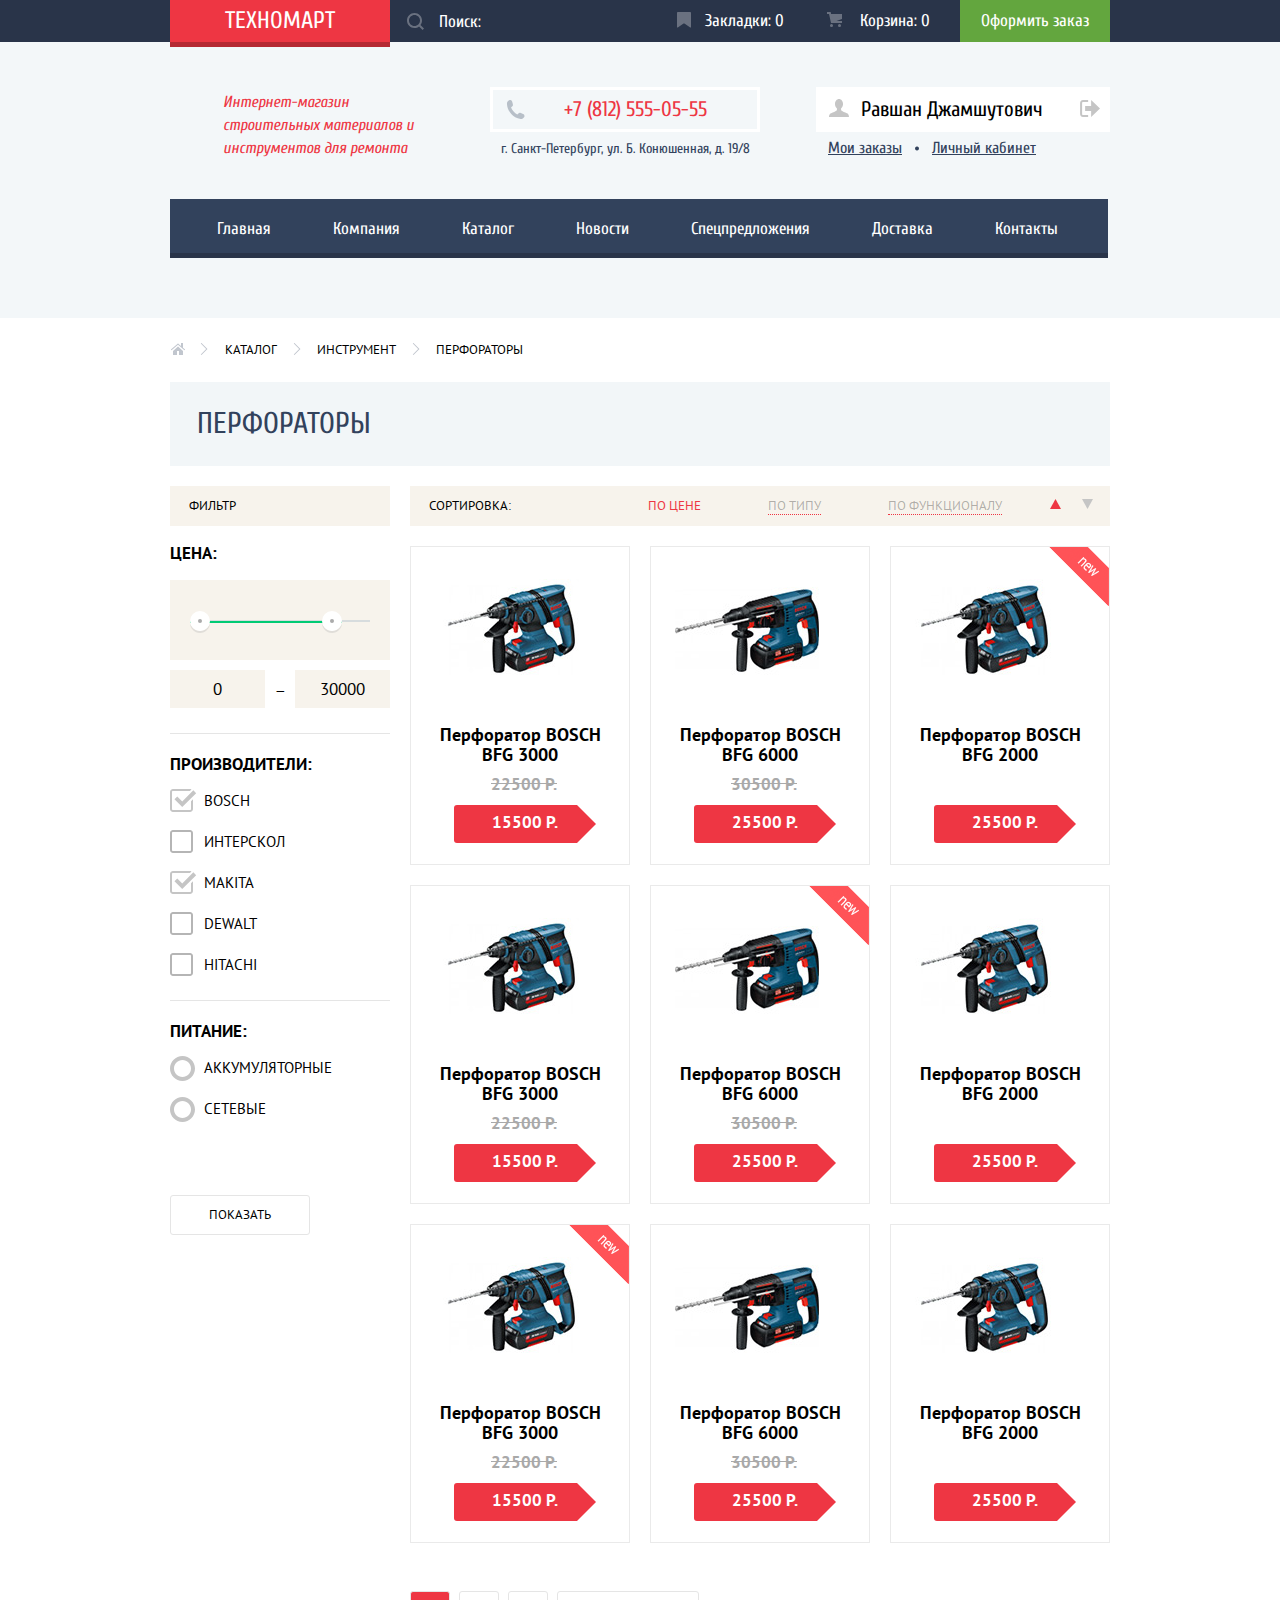
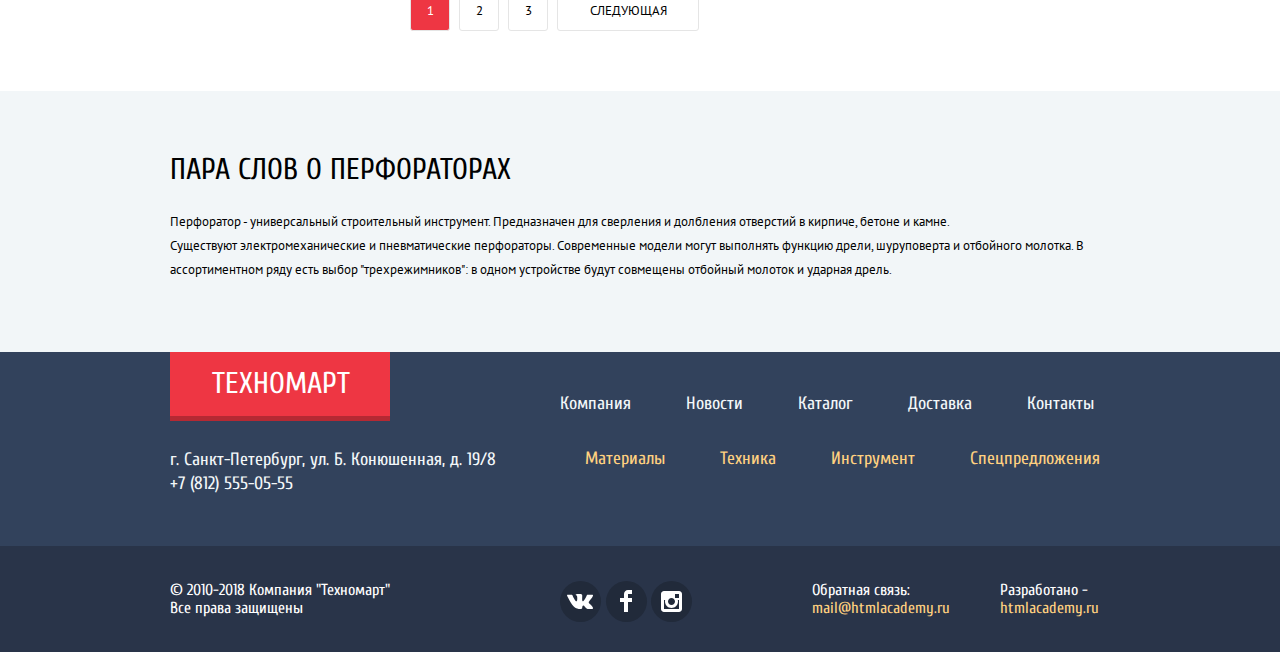
<file: projects/technomart/catalog.html>
<!DOCTYPE html>
<html lang="ru">

<head>
  <meta charset="utf-8">
  <title>HTML Academy: Техномарт</title>
  <link href="https://fonts.googleapis.com/css?family=Cuprum:400,400i,700&amp;subset=cyrillic" rel="stylesheet">
  <link href="https://fonts.googleapis.com/css?family=PT+Sans:400,700&amp;subset=cyrillic" rel="stylesheet">
  <link href="css/normalize.css" rel="stylesheet">
  <link href="css/style-min.css" rel="stylesheet">
</head>

<body>
  <header class="main_header">
    <div class="header_top">
      <div class="container">
        <a class="logo" href="index.html">Техномарт</a>

        <form class="search_form" action="https://echo.htmlacademy.ru" method="post">
          <label>
            <span class="visually_hidden">Поиск</span>
            <input type="search" name="search" placeholder="Поиск:">
            <span class="search_form_icon"></span>
          </label>
        </form>

        <div class="shopping">
          <a class="shopping_markers" href="#">Закладки: 0</a>
          <a class="shopping_cart" href="#">Корзина: 0</a>
          <a class="shopping_order" href="#">Оформить заказ</a>
        </div>
      </div>
    </div>

    <div class="container middle">
      <h1 class="title">Интернет-магазин строительных материалов и инструментов для ремонта</h1>

      <div class="contacts">
        <a class="phone" href="tel:+78125550555">+7 (812) 555-05-55</a>
        <p class="adress">г. Санкт-Петербург, ул. Б. Конюшенная, д. 19/8</p>
      </div>

      <section class="user_navigation">
        <ul class="list hidden">
          <li>
            <a class="item user_navigation_button login" href="#">Войти</a>
          </li>
          <li>
            <a class="item user_navigation_button registration" href="#">Регистрация</a>
          </li>
        </ul>

        <div class="list user_profile">
          <a class="user_name" href="#">Равшан Джамшутович</a>
          <a class="logout" href="#"><span class="visually_hidden">Выход</span></a>
          <ul class="list navigation_list">
            <li class="user_navigation_item">
              <a class="user_menu" href="#">Мои заказы</a>
            </li>
            <li class="user_navigation_item">
              <a class="user_menu" href="#">Личный кабинет</a>
            </li>
          </ul>
        </div>
      </section>

      <nav class="main_navigation">
        <ul class="list">
          <li class="navigation_item">
            <a href="index.html">Главная</a>
          </li>
          <li class="navigation_item">
            <a href="#">Компания</a>
          </li>
          <li class="navigation_item">
            <a href="catalog.html">Каталог</a>
          </li>
          <li class="navigation_item">
            <a href="#">Новости</a>
          </li>
          <li class="navigation_item">
            <a href="#">Спецпредложения</a>
          </li>
          <li class="navigation_item">
            <a href="#">Доставка</a>
          </li>
          <li class="navigation_item">
            <a href="#">Контакты</a>
          </li>
        </ul>
      </nav>
    </div>
  </header>

  <main>
    <div class="container">
    <ul class="list breadcrumbs">
      <li class="breadcrumbs_item">
        <a class="breadcrumbs_link" href="index.html"><span class="visually_hidden">Главная</span></a>
      </li>
      <li class="breadcrumbs_item">
        <a class="breadcrumbs_link" href="catalog.html">Каталог</a>
      </li>
      <li class="breadcrumbs_item">
        <a class="breadcrumbs_link" href="#">Инструмент</a>
      </li>
      <li class="breadcrumbs_item">
        <a>Перфораторы </a>
      </li>
    </ul>
    <h2 class="catalog_title title">Перфораторы</h2>
    </div>

    <div class="container shop">
      <section class="catalog_filter">
        <h3 class="section_title title">Фильтр</h3>
        <form class="form_filter" action="https://echo.htmlacademy.ru" method="get">
          <fieldset>
            <legend>Цена:</legend>
            <div class="double_range">
              <div class="range_controls">
                <div class="scale">
                  <div class="bar"></div>
                </div>
                <div class="range_toggle range_toggle_min"></div>
                <div class="range_toggle range_toggle_max"></div>
              </div>
            </div>
            <div class="price_controls">
              <input type="number" name="min_price" value="0">
              <span>—</span>
              <input type="number" name="max_price" value="30000">
            </div>
          </fieldset>


          <fieldset>
            <legend>Производители:</legend>
            <ul class="list">
              <li class="filter_option">
                <label class="manufacturer_checkbox">
                  <input class="visually_hidden" type="checkbox" name="bosch" checked>
                  <span class="checkbox_indicator"></span>
                  <span class="checkbox_name">Bosch</span>
                </label>
              </li>
              <li class="filter_option">
                <label class="manufacturer_checkbox">
                  <input class="visually_hidden" type="checkbox" name="interskol">
                  <span class="checkbox_indicator"></span>
                  <span class="checkbox_name">Интерскол</span>
                </label>
              </li>
              <li class="filter_option">
                <label class="manufacturer_checkbox">
                  <input class="visually_hidden" type="checkbox" name="makita" checked>
                  <span class="checkbox_indicator"></span>
                  <span class="checkbox_name">Makita</span>
                </label>
              </li>
              <li class="filter_option">
                <label class="manufacturer_checkbox">
                  <input class="visually_hidden" type="checkbox" name="dewalt">
                  <span class="checkbox_indicator"></span>
                  <span class="checkbox_name">Dewalt</span>
                </label>
              </li>
              <li class="filter_option">
                <label class="manufacturer_checkbox">
                  <input class="visually_hidden" type="checkbox" name="hitachi">
                  <span class="checkbox_indicator"></span>
                  <span class="checkbox_name">Hitachi</span>
                </label>
              </li>
            </ul>
          </fieldset>

          <fieldset>
            <legend>Питание:</legend>
            <ul class="list">
              <li class="filter_option">
                <label class="form_radio">
                  <input class="visually_hidden" type="radio" name="product_group" value="rechargeable">
                  <span class="radio_indicator"></span>
                  <span class="radio_name">Аккумуляторные</span>
                </label>
              </li>
              <li class="filter_option">
                <label class="form_radio">
                  <input class="visually_hidden" type="radio" name="product_group" value="not-rechargeable">
                  <span class="radio_indicator"></span>
                  <span class="radio_name">Сетевые</span>
                </label>
              </li>
            </ul>
          </fieldset>
          <button class="button" type="submit">Показать</button>
        </form>
      </section>

      <div class="products">
        <div class="beige_background">
          <section class="catalog_sort">
            <h3 class="section_title title">Сортировка:</h3>
            <ul class="list sort_function">
              <li class="sort_item">
                <a class="item current" href="#">По цене</a>
              </li>
              <li class="sort_item">
                <a class="item" href="#">По типу</a>
              </li>
              <li class="sort_item">
                <a class="item" href="#">По функционалу</a>
              </li>
            </ul>
            <ul class="list sort_direction_list">
              <li class="sort_direction sort_direction_up current">
                <a href="#"><span class="visually_hidden">По возростанию</span>
                  <svg version="1.1" xmlns="http://www.w3.org/2000/svg" xmlns:xlink="http://www.w3.org/1999/xlink" x="0px" y="0px"
                    width="11px" height="10px" viewBox="0 0 11 10" enable-background="new 0 0 11 10" xml:space="preserve">
                  <polygon class="svg" fill="#231F20" points="5.5,0 0,10 11,10 "/>
                  </svg>
                </a>
              </li>
              <li class="sort_direction sort_direction_down">
                <a href="#"><span class="visually_hidden">По убыванию</span>
                  <svg version="1.1" xmlns="http://www.w3.org/2000/svg" xmlns:xlink="http://www.w3.org/1999/xlink" x="0px" y="0px"
                    width="11px" height="10px" viewBox="0 0 11 10" enable-background="new 0 0 11 10" xml:space="preserve">
                  <polyline class="svg" fill="#231F20" points="5.5,10 0,0 11,0 "/>
                  </svg>
                </a>
              </li>
            </ul>
          </section>
          </div>

        <section class="catalog">
          <ul class="list">
            <li class="item product">
              <a class="product_title" href="#">
                <img src="img/bfg-3000.jpg" width="215" height="150" alt="Перфоратор bosch bfg 3000">
                <h3 class="title">Перфоратор <span>bosch bfg</span> 3000</h3>
              </a>
              <p class="old_price">22500 Р.</p>
              <p class="price">15500 Р.</p>
              <div class="product_actions">
                <a class="button buy" href="#">Купить</a>
                <a class="button mark" href="#">В закладки</a>
              </div>
            </li>
            <li class="item product">
              <a class="product_title" href="#">
                <img src="img/bfg-6000.jpg" width="215" height="150" alt="Перфоратор bosch bfg 6000">
                <h3 class="title">Перфоратор <span>bosch bfg</span> 6000</h3>
              </a>
              <p class="old_price">30500 Р.</p>
              <p class="price">25500 Р.</p>
              <div class="product_actions">
                <a class="button buy" href="#">Купить</a>
                <a class="button mark" href="#">В закладки</a>
              </div>
            </li>
            <li class="item product product_new">
              <a class="product_title" href="#">
                <img src="img/bfg-2000.jpg" width="215" height="150" alt="Перфоратор bosch bfg 2000">
                <h3 class="title">Перфоратор <span>bosch bfg</span> 2000</h3>
              </a>
              <p class="price">25500 Р.</p>
              <div class="product_actions">
                <a class="button buy" href="#">Купить</a>
                <a class="button mark" href="#">В закладки</a>
              </div>
            </li>
            <li class="item product">
              <a class="product_title" href="#">
                <img src="img/bfg-3000.jpg" width="215" height="150" alt="Перфоратор bosch bfg 3000">
                <h3 class="title">Перфоратор <span>bosch bfg</span> 3000</h3>
              </a>
              <p class="old_price">22500 Р.</p>
              <p class="price">15500 Р.</p>
              <div class="product_actions">
                <a class="button buy" href="#">Купить</a>
                <a class="button mark" href="#">В закладки</a>
              </div>
            </li>
            <li class="item product product_new">
              <a class="product_title" href="#">
                <img src="img/bfg-6000.jpg" width="215" height="150" alt="Перфоратор bosch bfg 6000">
                <h3 class="title">Перфоратор <span>bosch bfg</span> 6000</h3>
              </a>
              <p class="old_price">30500 Р.</p>
              <p class="price">25500 Р.</p>
              <div class="product_actions">
                <a class="button buy" href="#">Купить</a>
                <a class="button mark" href="#">В закладки</a>
              </div>
            </li>
            <li class="item product">
              <a class="product_title" href="#">
                <img src="img/bfg-2000.jpg" width="215" height="150" alt="Перфоратор bosch bfg 2000">
                <h3 class="title">Перфоратор <span>bosch bfg</span> 2000</h3>
              </a>
              <p class="price">25500 Р.</p>
              <div class="product_actions">
                <a class="button buy" href="#">Купить</a>
                <a class="button mark" href="#">В закладки</a>
              </div>
            </li>
            <li class="item product product_new">
              <a class="product_title" href="#">
                <img src="img/bfg-3000.jpg" width="215" height="150" alt="Перфоратор bosch bfg 3000">
                <h3 class="title">Перфоратор <span>bosch bfg</span> 3000</h3>
              </a>
              <p class="old_price">22500 Р.</p>
              <p class="price">15500 Р.</p>
              <div class="product_actions">
                <a class="button buy" href="#">Купить</a>
                <a class="button mark" href="#">В закладки</a>
              </div>
            </li>
            <li class="item product">
              <a class="product_title" href="#">
                <img src="img/bfg-6000.jpg" width="215" height="150" alt="Перфоратор bosch bfg 6000">
                <h3 class="title">Перфоратор <span>bosch bfg</span> 6000</h3>
              </a>
              <p class="old_price">30500 Р.</p>
              <p class="price">25500 Р.</p>
              <div class="product_actions">
                <a class="button buy" href="#">Купить</a>
                <a class="button mark" href="#">В закладки</a>
              </div>
            </li>
            <li class="item product">
              <a class="product_title" href="#">
                <img src="img/bfg-2000.jpg" width="215" height="150" alt="Перфоратор bosch bfg 2000">
                <h3 class="title">Перфоратор <span>bosch bfg</span> 2000</h3>
              </a>
              <p class="price">25500 Р.</p>
              <div class="product_actions">
                <a class="button buy" href="#">Купить</a>
                <a class="button mark" href="#">В закладки</a>
              </div>
            </li>
          </ul>
          <ul class="list pagination_list">
            <li class="pagination_list_item">
              <a class="current">1</a>
            </li>
            <li class="pagination_list_item">
              <a href="#">2</a>
            </li>
            <li class="pagination_list_item">
              <a href="#">3</a>
            </li>
            <li class="pagination_list_item">
              <a href="#">Следующая</a>
            </li>
          </ul>
        </section>
      </div>
    </div>

    <article class="category_description">
      <div class="container">
        <h3 class="block_title title">Пара слов о перфораторах</h3>
        <p class="description">
          Перфоратор - универсальный строительный инструмент. Предназначен для сверления и долбления отверстий в кирпиче, бетоне и
          камне.
        </p>
        <p class="description">
          Существуют электромеханические и пневматические перфораторы. Современные модели могут выполнять функцию дрели,
          шуруповерта и отбойного молотка. В ассортиментном ряду есть выбор "трехрежимников": в одном устройстве будут совмещены
          отбойный молоток и ударная дрель.
        </p>
      </div>
    </article>
  </main>

  <footer class="main_footer">
    <div class="container double_column">
      <div class="container">
        <a class="logo" href="index.html">Техномарт</a>

        <div class="footer_contacts">
          <p class="adress">г. Санкт-Петербург, ул. Б. Конюшенная, д. 19/8</p>
          <a class="phone" href="tel:+78125550555">+7 (812) 555-05-55</a>
        </div>
      </div>

      <nav class="navigation">
        <ul class="list">
          <li class="footer_navigation_item">
            <a class="item" href="#">Компания</a>
          </li>
          <li class="footer_navigation_item">
            <a class="item" href="#">Новости</a>
          </li>
          <li class="footer_navigation_item">
            <a class="item" href="catalog.html">Каталог</a>
          </li>
          <li class="footer_navigation_item">
            <a class="item" href="#">Доставка</a>
          </li>
          <li class="footer_navigation_item last_item">
            <a class="item" href="#">Контакты</a>
          </li>
          <li class="footer_navigation_item">
            <a class="item second_string" href="#">Материалы</a>
          </li>
          <li class="footer_navigation_item">
            <a class="item second_string" href="#">Техника</a>
          </li>
          <li class="footer_navigation_item">
            <a class="item second_string" href="#">Инструмент</a>
          </li>
          <li class="footer_navigation_item">
            <a class="item second_string" href="#">Спецпредложения</a>
          </li>
        </ul>
      </nav>
    </div>

    <div class="footer_bottom">
      <div class="container">
        <div class="copyright">
          <p>
            &copy; 2010-2018 Компания "Техномарт"<br>
            Все права защищены
          </p>
        </div>

        <section class="social">
          <ul class="list">
            <li>
              <a class="vkontakte" href="#"><span class="visually_hidden">Вконтакте</span></a>
            </li>
            <li>
              <a class="facebook" href="#"><span class="visually_hidden">Facebook</span></a>
            </li>
            <li>
              <a class="instagram" href="#"><span class="visually_hidden">Instagram</span></a>
            </li>
          </ul>
        </section>

        <div class="feedback">
          <p>Обратная связь:</p>
          <a class="link" href="mailto:mail@htmlacademy.ru">mail@htmlacademy.ru</a>
        </div>

        <div class="developed_by">
          <p>Разработано -</p>
          <a class="link" href="https://htmlacademy.ru/intensive/htmlcss">htmlacademy.ru</a>
        </div>
      </div>
    </div>
  </footer>

  <section class="modal cart_success">
    <p>Товар добавлен в корзину!</p>
    <div class="gray_background">
      <a class="button order" href="#">Оформить заказ</a>
      <a class="button back" href="#">Продолжить покупки</a>
    </div>
    <button class="modal_close" type="button">Закрыть</button>
  </section>

  <script src="js/catalog-min.js"></script>
</body>

</html>
</file>
<file: projects/keksobooking/css/style.css>
/* Общие стили. Каркас
   ========================================================================== */

@font-face {
  font-family: "Roboto";
  src: url("../fonts/Roboto-Bold.woff2") format("woff2"),
      url("../fonts/Roboto-Bold.woff") format("woff");
  font-weight: 900;
  font-style: normal;
  font-display: swap;
}

@font-face {
  font-family: "Roboto";
  src: url("../fonts/Roboto-Regular.woff2") format("woff2"),
      url("../fonts/Roboto-Regular.woff") format("woff");
  font-weight: 400;
  font-style: normal;
  font-display: swap;
}

@font-face {
  font-family: "Roboto";
  src: url("../fonts/Roboto-Medium.woff2") format("woff2"),
      url("../fonts/Roboto-Medium.woff") format("woff");
  font-weight: 500;
  font-style: normal;
  font-display: swap;
}

*,
*::before,
*::after {
  -webkit-box-sizing: border-box;
          box-sizing: border-box;
}

.content-box-component {
  -webkit-box-sizing: content-box;
          box-sizing: content-box;
}

.visually-hidden {
  position: absolute;

  width: 1px;
  height: 1px;
  margin: -1px;
  border: 0;
  padding: 0;

  white-space: nowrap;

  -webkit-clip-path: inset(100%);

          clip-path: inset(100%);
  clip: rect(0 0 0 0);
  overflow: hidden;
}

.hidden {
  display: none;
}

body {
  max-width: 1200px;
  margin: 0 auto;

  color: #353535;
  font-family: "Roboto", "Arial", sans-serif;
  font-size: 16px;

  background-color: #f0f0ea;
}

fieldset {
  margin: 0;
  padding: 0;

  border: 0;
}


/* Карта с объявлениями
   ========================================================================== */

.promo {
  position: absolute;
  z-index: 1;
  top: 40px;
  left: 50%;

  width: 211px;
  height: 45px;

  -webkit-transform: translateX(-50%);
      -ms-transform: translateX(-50%);
          transform: translateX(-50%);
}

.map {
  position: relative;
  display: -webkit-box;
  display: -ms-flexbox;
  display: flex;
  -webkit-box-align: end;
      -ms-flex-align: end;
          align-items: flex-end;
  -webkit-box-orient: vertical;
  -webkit-box-direction: normal;
      -ms-flex-direction: column;
          flex-direction: column;

  overflow: hidden;
  height: 750px;

  background-color: #82bcc0;
  background-image: url("../img/map.jpg");
  background-repeat: no-repeat;
  background-position: center bottom;

  border-radius: 0 0 10px 10px;
}

.map__pins {
  position: relative;
  width: 100%;
  -webkit-box-flex: 1;
      -ms-flex-positive: 1;
          flex-grow: 1;
}

.map__overlay {
  position: absolute;

  width: 100%;
  height: 100%;

  -webkit-transition: opacity 300ms ease-in;
  -o-transition: opacity 300ms ease-in;
  transition: opacity 300ms ease-in;

  opacity: 0;
  background-color: rgba(0, 0, 0, 0.3);
}

.map__title {
  width: 100%;
  margin: 0;
  padding: 0;
  margin-top: 170px;

  font-size: 85px;
  font-weight: 700;
  text-align: center;
  color: #ffffff;
}

.map--faded .map__overlay {
  opacity: 1;
}


/**
 * Метка объявления
 */

.map__pin {
  position: absolute;
  z-index: 1;

  width: 50px;
  height: 70px;
  margin: 0;
  padding: 0;

  border: 0;
  background: none;
}

.map__pin:focus {
  outline: none;
  -webkit-filter: drop-shadow(0 0 5px red);
          filter: drop-shadow(0 0 5px red);
}

.map__pin img {
  position: absolute;
  z-index: 1;

  top: 5px;
  left: 0;
  right: 0;
  margin: auto;

  border-radius: 50%;
}

.map__pin:not(.map__pin--main)::after {
  content: "";
  position: absolute;

  width: 50px;
  height: 70px;

  top: 0;
  left: 0;

  background-image: url("../img/pins.svg");
  background-repeat: no-repeat;
  background-position: 0 -9px;
}

.map__pin:not(.map__pin--main):hover::after,
.map__pin:not(.map__pin--main):active::after,
.map__pin--active:not(.map__pin--main)::after {
  background-position: 0 -88px;
}

.map__pin:active img,
.map__pin--active img {
  -webkit-box-shadow: 0 0 15px 15px rgba(255, 86, 53, 0.7);
          box-shadow: 0 0 15px 15px rgba(255, 86, 53, 0.7);
}

.map__pin--main {
  width: 65px;
  height: 65px;

  cursor: move;
}

.map__pin--main img {
  position: relative;
  z-index: 1;

  padding: 2px 6px 6px;

  -webkit-transform: translateY(-7px);
      -ms-transform: translateY(-7px);
          transform: translateY(-7px);

  border: solid 5px #ff5635;
  border-radius: 50%;
  background-color: #ffffff;

  -webkit-box-sizing: content-box;
          box-sizing: content-box;
}

.map__pin--main:active img,
.map__pin--main--active img {
  background-color: #ffffff;
}

.map__pin--main svg {
  position: absolute;
  z-index: 0;
  top: -50px;
  left: -47px;

  width: 156px;
  height: 156px;

  -webkit-transition: -webkit-transform 300ms ease-in;
  transition: -webkit-transform 300ms ease-in;
  -o-transition: transform 300ms ease-in;
  transition: transform 300ms ease-in;
  transition: transform 300ms ease-in, -webkit-transform 300ms ease-in;
  -webkit-transform: rotate(120deg) scale(0);
      -ms-transform: rotate(120deg) scale(0);
          transform: rotate(120deg) scale(0);
  -webkit-transform-origin: 78px 78px;
      -ms-transform-origin: 78px 78px;
          transform-origin: 78px 78px;
}

.map__pin--main:hover ellipse {
  fill: rgba(255, 86, 53, 0.9);
}

.map__pin--main::after {
  position: absolute;
  top: 100%;
  left: 50%;

  width: 0;
  height: 0;

  content: "";

  border: solid 5px transparent;
  border-top: solid 18px #fff;
  border-bottom: 0;

  -webkit-transition: -webkit-transform 300ms ease-in;
  transition: -webkit-transform 300ms ease-in;
  -o-transition: transform 300ms ease-in;
  transition: transform 300ms ease-in;
  transition: transform 300ms ease-in, -webkit-transform 300ms ease-in;
  -webkit-transform: translate(-50%, -6px);
      -ms-transform: translate(-50%, -6px);
          transform: translate(-50%, -6px);

  border-top-width: 22px;
  border-top-color: #ff5635;
}

.map--faded .map__pin--main svg {
  -webkit-transform: rotate(-20deg) scale(1);
      -ms-transform: rotate(-20deg) scale(1);
          transform: rotate(-20deg) scale(1);
}

.map--faded .map__pin--main::after {
  -webkit-transform: translate(-50%, -30px);
      -ms-transform: translate(-50%, -30px);
          transform: translate(-50%, -30px);
}

.map__pin--main text {
  font-size: 7px;
  font-weight: 700;

  fill: #ffffff;
}


/**
 * Фильтры объявления
 */

.map__filters-container {
  width: 100%;
  background-color: rgba(3, 28, 45, 0.5);
}

.map__filters {
  display: -webkit-box;
  display: -ms-flexbox;
  display: flex;
  -webkit-box-align: center;
      -ms-flex-align: center;
          align-items: center;
  -webkit-box-pack: center;
      -ms-flex-pack: center;
          justify-content: center;

  width: 960px;
  height: 46px;
  margin: 0 auto;

  -webkit-transition: opacity 300ms ease-in;
  -o-transition: opacity 300ms ease-in;
  transition: opacity 300ms ease-in;

  opacity: 1;
}

.map--faded .map__filters {
  opacity: 0;
}

.map__filter {
  height: 30px;
  margin-right: 10px;

  font-size: 14px;
  vertical-align: middle;
  cursor: pointer;

  border: 1px solid transparent;
}

.map__filter:hover {
  border: 1px solid #ffaa99;
}

.map__filter:focus {
  outline: none;
  -webkit-box-shadow: 0 0 2px 2px #ff6547;
          box-shadow: 0 0 2px 2px #ff6547;
}

.map__feature {
  display: inline-block;
  overflow: hidden;

  width: 30px;
  height: 28px;

  font-size: 0;
  vertical-align: middle;
  cursor: pointer;

  background-color: #f8f8f8;
  background-image: url("../img/sprite-feature.svg");
  background-position: center;
  background-repeat: no-repeat;
  background-size: 25px 345px;

  border-radius: 3px;
}

.map__feature--wifi {
  background-position: 2px 5px;
}

.map__checkbox:checked + .map__feature--wifi {
  background-position: 2px -172px;
}

.map__feature--dishwasher {
  background-position: 2px -25px;
}

.map__checkbox:checked + .map__feature--dishwasher {
  background-position: 2px -202px;
}

.map__feature--parking {
  background-position: 3px -55px;
}

.map__checkbox:checked + .map__feature--parking {
  background-position: 2px -232px;
}

.map__feature--washer {
  background-position: 2px -85px;
}

.map__checkbox:checked + .map__feature--washer {
  background-position: 2px -262px;
}

.map__feature--elevator {
  background-position: 2px -143px;
}

.map__checkbox:checked + .map__feature--elevator {
  background-position: 2px -321px;
}

.map__feature--conditioner {
  background-position: 3px -114px;
}

.map__checkbox:checked + .map__feature--conditioner {
  background-position: 2px -291px;
}

.map__feature:hover {
  -webkit-box-shadow: inset 0 0 0 1px #ffaa99;
          box-shadow: inset 0 0 0 1px #ffaa99;
}

.map__feature:focus,
.map__checkbox:focus + .map__feature {
   -webkit-box-shadow: 0 0 2px 2px #ff6547;
           box-shadow: 0 0 2px 2px #ff6547;
 }

.map__feature:active {
  -webkit-box-shadow: none;
          box-shadow: none;
  background-color: #ff6547;
}

.map__checkbox:checked + .map__feature {
  background-color: #ff6547;
  -webkit-box-shadow: 0 1px 3px rgba(0, 0, 0, 0.2) inset;
          box-shadow: 0 1px 3px rgba(0, 0, 0, 0.2) inset;
}


/* Форма для публикации объявления
   ========================================================================== */

.notice {
  margin: 0 120px;
  padding: 30px 0;
}

.notice__title {
  margin-top: 0;
  margin-bottom: 20px;

  font-size: 28px;
  font-weight: 700;
}

.ad-form {
  display: -webkit-box;
  display: -ms-flexbox;
  display: flex;
  -ms-flex-wrap: wrap;
      flex-wrap: wrap;

  width: 100%;
}

.ad-form--disabled {
  opacity: 0.3;
}

.ad-form-header {
  width: 100%;
  padding-bottom: 20px;
}

.ad-form-header__title {
  margin-bottom: 10px;
}

.ad-form-header__upload {
  display: -webkit-box;
  display: -ms-flexbox;
  display: flex;
  -webkit-box-align: center;
      -ms-flex-align: center;
          align-items: center;
}

.ad-form-header__preview {
  display: -webkit-box;
  display: -ms-flexbox;
  display: flex;
  -webkit-box-align: center;
      -ms-flex-align: center;
          align-items: center;

  margin-right: 10px;
  padding: 0 15px;

  width: 70px;
  height: 70px;

  text-align: center;

  border-radius: 5px;
  background-color: #dadada;
}

.ad-form__field {
  display: -webkit-box;
  display: -ms-flexbox;
  display: flex;
  width: 150px;
}

.ad-form-header__info {
    margin-top: 0;
    margin-left: 20px;
}

.ad-form-header__drop-zone {
  height: 70px;
  padding: 10px 10px 5px;

  text-align: center;
  font-size: 14px;
  color: #999999;

  border: dashed 1px #c7c7c7;
  border-radius: 5px;

  cursor: pointer;
}

.ad-form-header__drop-zone:hover {
  color: #ff5635;
}

.ad-form-header__drop-zone:focus,
.ad-form-header__input:focus + .form-header__drop-zone {
  color: #ff5635;
  -webkit-box-shadow: 0 0 2px 2px #ff6547;
          box-shadow: 0 0 2px 2px #ff6547;
}

.ad-form__element {
  -ms-flex-preferred-size: 25%;
      flex-basis: 25%;
  min-height: 90px;

  font-size: 14px;
}

.ad-form__element--wide {
  -ms-flex-preferred-size: 50%;
      flex-basis: 50%;
  max-width: 50%;
}

.ad-form__label {
  display: block;
  padding-bottom: 5px;
}

.ad-form__element input,
.ad-form__element select,
.ad-form__element textarea {
  width: calc(100% - 20px);

  font-family: "Roboto", "Arial", sans-serif;
  font-size: 18px;

  height: 42px;
  padding-left: 14px;

  background-color: white;
  border: 1px solid #d9d9d3;
  border-radius: 4px;
}

.ad-form__element input:hover,
.ad-form__element select:hover,
.ad-form__element textarea:hover {
  border-color: #ffaa99;
}

.ad-form__element input:focus,
.ad-form__element select:focus,
.ad-form__element textarea:focus {
  outline: none;
  -webkit-box-shadow: 0 0 2px 2px #ff6547;
          box-shadow: 0 0 2px 2px #ff6547;
}

.ad-form__element--time {
  -ms-flex-preferred-size: 50%;
      flex-basis: 50%;
}

.ad-form__element--time select {
  width: calc(50% - 20px);
}

.ad-form__element--time select:first-of-type {
  margin-right: 14px;
}

.features legend {
  padding-bottom: 5px;
}

.feature {
  display: inline-block;
  vertical-align: middle;

  width: 70px;
  height: 45px;
  margin-right: 2px;

  font-size: 0;

  border: solid 1px #eee;
  border-radius: 3px;

  background-color: #fafafa;
  background-image: url("../img/sprite-feature.svg");
  background-position: center;
  background-repeat: no-repeat;
  background-size: 35px 600px;

  cursor: pointer;
}

.feature:hover {
  -webkit-box-shadow: inset 0 0 0 1px #ffaa99;
          box-shadow: inset 0 0 0 1px #ffaa99;
}

.feature:active {
  -webkit-box-shadow: none;
          box-shadow: none;
  background-color: #ff6547;
}

.features .feature__checkbox {
  width: auto;
}

.feature:focus,
.feature__checkbox:focus + .feature {
  -webkit-box-shadow: 0 0 2px 2px #ff6547;
          box-shadow: 0 0 2px 2px #ff6547;
}

.feature__checkbox:checked + .feature {
  background-color: #ff6547;
  -webkit-box-shadow: 0 1px 3px rgba(0, 0, 0, 0.2) inset;
          box-shadow: 0 1px 3px rgba(0, 0, 0, 0.2) inset;
}

.feature--wifi {
  background-position: 17px -50px;
}

.feature--dishwasher {
  background-position: 17px -92px;
}

.feature--parking {
  background-position: 17px -134px;
}

.feature--washer {
  background-position: 17px -175px;
}

.feature--elevator {
  background-position: 17px -258px;
}

.feature--conditioner {
  background-position: 17px -217px;
}

.feature__checkbox:checked + .feature {
  background-color: #ff5635;
}

.feature__checkbox:checked + .feature--wifi {
  background-position: 17px -297px;
}

.feature__checkbox:checked + .feature--dishwasher {
  background-position: 17px -339px;
}

.feature__checkbox:checked + .feature--parking {
  background-position: 17px -382px;
}

.feature__checkbox:checked + .feature--washer {
  background-position: 17px -423px;
}

.feature__checkbox:checked + .feature--elevator {
  background-position: 17px -505px;
}

.feature__checkbox:checked + .feature--conditioner {
  background-position: 17px -464px;
}

.ad-form textarea {
  width: calc(100% - 20px);
  max-width: calc(100% - 20px);
  min-height: 230px;

  padding-top: 10px;
}

.ad-form__photo-container {
  display: -webkit-box;
  display: -ms-flexbox;
  display: flex;
  -ms-flex-wrap: wrap;
      flex-wrap: wrap;
}

.ad-form__upload {
  display: -webkit-box;
  display: -ms-flexbox;
  display: flex;
  margin-right: 10px;

  width: 150px;
  min-height: 70px;
}

.ad-form__upload .ad-form__input {
  width: auto;
}

.ad-form__upload:last-of-type {
  margin-right: 0;
}

.ad-form__drop-zone {
  height: 70px;
  padding: 10px 10px 5px;

  text-align: center;
  font-size: 14px;
  color: #999999;

  border: dashed 1px #c7c7c7;
  border-radius: 5px;

  cursor: pointer;
}

.ad-form__drop-zone:hover {
  color: #ff5635;
}

.ad-form__drop-zone:focus,
.ad-form__input:focus + .ad-form__drop-zone {
  color: #ff5635;
  -webkit-box-shadow: 0 0 2px 2px #ff6547;
          box-shadow: 0 0 2px 2px #ff6547;
}

.ad-form__photo {
  margin-right: 10px;
  margin-bottom: 10px;

  width: 70px;
  height: 70px;

  background-color: #e4e4de;
  border-radius: 5px;
}

.ad-form__element--submit {
  -ms-flex-preferred-size: 100%;
      flex-basis: 100%;
  padding: 40px 0;

  text-align: center;
}

.ad-form__submit {
  font-size: 22px;
  font-weight: 700;

  -webkit-box-sizing: content-box;
          box-sizing: content-box;

  width: 206px;
  height: 60px;

  background-color: white;
  border: 4px solid #ffaa99;
  border-radius: 8px;
}

.ad-form__submit:hover,
.ad-form__submit:focus {
  border-color: #ff6d51;
}

.ad-form__submit:focus {
  outline: none;
}

.ad-form__submit:active {
  outline: none;

  color: white;
  border-color: #ff6d51;
  background-color: #ff6d51;
}

.ad-form__reset {
  margin: 0;
  padding: 0;

  font-size: 14px;
  text-decoration: underline;

  border: 0;
  background: none;
  cursor: pointer;
}

.ad-form__reset:focus {
  outline: none;
  -webkit-box-shadow: 0 0 2px 2px #ff6547;
          box-shadow: 0 0 2px 2px #ff6547;
}


/* Футер
   ========================================================================== */

.footer {
  margin-top: 30px;
  padding-top: 30px;
  border-top: solid 1px #cccccc;

  display: -webkit-box;
  display: -ms-flexbox;
  display: flex;
  -webkit-box-align: start;
      -ms-flex-align: start;
          align-items: flex-start;
  -webkit-box-pack: justify;
      -ms-flex-pack: justify;
          justify-content: space-between;
}

.copyright {
  font-size: 12px;
}

.copyright__link--image {
  display: block;
}

.copyright__link:hover {
  opacity: 0.6;
}

.copyright__link:focus {
  outline: none;
  -webkit-box-shadow: 0 0 2px 2px #ff6547;
          box-shadow: 0 0 2px 2px #ff6547;
}

.copyright__link--text {
  color: #353535;
}

.footer__contacts {
  background-color: inherit;
}

.contacts {
  margin: 0;
  padding: 0;
  list-style: none;

  display: -webkit-box;
  display: -ms-flexbox;
  display: flex;
}

.contacts__link {
  display: block;

  width: 29px;
  height: 29px;
  margin-left: 10px;

  font-size: 0;

  background-image: url("../img/sprite-social.svg");
  background-repeat: no-repeat;
  background-size: 29px 274px;

  cursor: pointer;
}

.contacts__link:focus {
  outline: none;
  -webkit-box-shadow: 0 0 2px 2px #ff6547;
          box-shadow: 0 0 2px 2px #ff6547;
}

.contacts__link--twitter {
  background-position: 0 0;
}

.contacts__link--instagram {
  background-position: 0 -35px;
}

.contacts__link--facebook {
  background-position: 0 -70px;
}

.contacts__link--vk {
  background-position: 0 -105px;
}

.contacts__link--twitter:hover,
.contacts__link--twitter:focus {
  background-position: 0 -140px;
}

.contacts__link--instagram:hover,
.contacts__link--instagram:focus {
  background-position: 0 -175px;
}

.contacts__link--facebook:hover,
.contacts__link--facebook:focus {
  background-position: 0 -210px;
}

.contacts__link--vk:hover,
.contacts__link--vk:focus {
  background-position: 0 -245px;
}

.contacts__link:focus {
  -webkit-box-shadow: 0 0 2px 2px #ff6547;
          box-shadow: 0 0 2px 2px #ff6547;
}


/* Вспомогательные экраны
   ========================================================================== */

/**
 * Карточка объявления
 */

.map__card {
  position: absolute;
  z-index: 2;
  top: 150px;
  left: 20px;

  padding: 10px 10px 20px;
  width: 230px;

  font-size: 12px;

  border-radius: 5px;
  background-color: #ffffff;
}

.popup__avatar {
  position: absolute;
  bottom: 100%;
  left: 0;

  margin-bottom: 10px;
}

.popup__close {
  position: absolute;
  bottom: 100%;
  right: 0;

  padding: 0;

  font-size: 0;

  border: 0;
  background: none;
}

.popup__close:active {
  -webkit-transform: translate(1px, 1px);
      -ms-transform: translate(1px, 1px);
          transform: translate(1px, 1px);
}

.popup__close:focus {
  outline: none;
  -webkit-box-shadow: 0 0 10px 3px #ff6547;
          box-shadow: 0 0 10px 3px #ff6547;
}

.popup__close::after {
  font-size: 50px;
  line-height: 40px;

  display: block;
  content: "×";

  color: #000000;
}

.popup__title {
  margin: 0;
  margin-bottom: 10px;

  font-size: 16px;
  line-height: 18px;
}

.popup__text {
  margin: 0;
  margin-bottom: 10px;
}

.popup__text--price {
  font-size: 22px;
  font-weight: 700;
}

.popup__price span {
  font-size: 16px;
}

.popup__type {
  margin: 0;
  margin-bottom: 5px;
}

.popup__text--capacity {
  margin-bottom: 0;
}

.popup__features {
  margin: 0;
  padding: 0;

  list-style: none;
}

.popup__features {
  margin-bottom: 10px;
}

.popup__feature {
  display: inline-block;
  overflow: hidden;

  width: 30px;
  height: 28px;

  font-size: 0;

  background-image: url("../img/sprite-feature.svg");
  background-position: center;
  background-repeat: no-repeat;
  background-size: 25px 345px;
}

.popup__feature--wifi {
  background-position: 2px 5px;
}

.popup__feature--dishwasher {
  background-position: 2px -25px;
}

.popup__feature--parking {
  background-position: 3px -55px;
}

.popup__feature--washer {
  background-position: 2px -85px;
}

.popup__feature--elevator {
  background-position: 2px -143px;
}

.popup__feature--conditioner {
  background-position: 3px -114px;
}

.popup__photos {
  display: -webkit-box;
  display: -ms-flexbox;
  display: flex;
  -webkit-box-align: center;
      -ms-flex-align: center;
          align-items: center;
  -ms-flex-wrap: wrap;
      flex-wrap: wrap;
}

.popup__photo {
  margin-right: 5px;
  margin-bottom: 5px;
}

.popup__photo:hover {
  border: 2px solid #ff5635;
}


/**
 * Сообщения об успешном и неуспешном создании объявления
 */

.success,
.error {
  position: fixed;
  top: 0;
  left: 0;
  z-index: 2;

  -webkit-box-sizing: border-box;
          box-sizing: border-box;

  width: 100%;
  height: 100%;
  overflow: auto;

  padding-top: 300px;

  text-align: center;
  vertical-align: middle;

  background-color: rgba(0, 0, 0, 0.8);
}

.success__message,
.error__message {
  position: relative;

  color: #ffffff;
  font-size: 50px;
  font-weight: 700;
}

.success__message::before,
.error__message::before {
  content: "";
  position: absolute;

  top: -150px;
  left: 50%;

  width: 109px;
  height: 122px;

  background-image: url("../img/muffin-white.svg");
  background-position: center;
  background-repeat: no-repeat;

  -webkit-transform: translateX(-50%);
      -ms-transform: translateX(-50%);
          transform: translateX(-50%);
}

.error__message::before {
  background-image: url("../img/muffin-red.svg");
}

.error__button {
  padding: 10px;

  font-size: 22px;
  font-weight: 700;

  -webkit-box-sizing: content-box;
          box-sizing: content-box;

  color: white;
  border: 4px solid #ff5635;
  background-color: #ff5635;
  border-radius: 8px;
}

.error__button:hover,
.error__button:focus {
  opacity: 0.8;
}

.error__button:focus {
  outline: none;
}

.error__button:active {
  outline: none;
  opacity: 0.6;
}
</file>
<file: projects/technomart/css/style-min.css>
body{margin:0;padding:0;font-family:"PT Sans","Arial",sans-serif;font-size:13px;line-height:24px;font-weight:400;color:#000;background-color:#fff}a{text-decoration:none}img{max-width:100%;height:auto}.visually_hidden:not(:focus):not(:active),input[type="checkbox"].visually_hidden,input[type="radio"].visually_hidden{position:absolute;width:1px;height:1px;margin:-1px;border:0;padding:0;white-space:nowrap;-webkit-clip-path:inset(100%);clip-path:inset(100%);clip:rect(0 0 0 0);overflow:hidden}.main_header{font-family:"Cuprum","Arial",sans-serif;font-size:17px;line-height:17px;font-weight:400;color:#000;padding-bottom:60px;background-color:#f3f7f9}.header_top{line-height:18px;color:#fff;background-color:#293449}.header_top .logo{font-size:24px;line-height:24px;text-transform:uppercase;text-align:center;color:#fff;background-color:#ee3643;-webkit-box-shadow:0 5px 0 0 #b52933;box-shadow:0 5px 0 0 #b52933}.header_top .logo[href*="index"]:hover,.header_top .logo[href*="index"]:focus,.main_footer .logo[href*="index"]:hover,.main_footer .logo[href*="index"]:focus{color:#fff;background-color:#ca2c37}.header_top .logo[href*="index"]:active,.main_footer .logo[href*="index"]:active{color:#fff;background-color:#ba2732}.search_form input[type="search"]{width:270px;height:42px;padding:0;padding-left:49px;font:inherit;color:#fff;background:transparent;border:none}.search_form input[type="search"]::-webkit-input-placeholder{color:#fff;opacity:1}.search_form input[type="search"]:-ms-input-placeholder{color:#fff;opacity:1}.search_form input[type="search"]::-ms-input-placeholder{color:#fff;opacity:1}.search_form input[type="search"]::placeholder{color:#fff;opacity:1}.search_form input[type="search"]:-ms-input-placeholder{color:#fff}.search_form input[type="search"]::-ms-input-placeholder{color:#fff}.search_form input[type="search"]:hover{color:#fff;background-color:#212a3a}.search_form input[type="search"]:focus{color:#000;background-color:#fff;outline:none}.search_form{position:relative}.search_form_icon::before{content:"";position:absolute;top:13px;left:17px;width:17px;height:17px;background-image:url(../img/icon-search-white.svg);background-repeat:no-repeat;background-position:0 0;opacity:.3}.search_form:hover .search_form_icon::before{opacity:1}.search_form input[type="search"]:focus + .search_form_icon::before{opacity:1;background-image:url(../img/icon-search-red.svg)}.shopping{display:-webkit-box;display:-ms-flexbox;display:flex;-ms-flex-wrap:wrap;flex-wrap:wrap;-webkit-box-pack:end;-ms-flex-pack:end;justify-content:flex-end}.shopping a{position:relative;width:150px;padding:12px 21px;-webkit-box-sizing:border-box;box-sizing:border-box;color:#fff}.shopping .active{background-color:#ee3643}.shopping a:first-child{padding-left:45px}.shopping a:nth-child(2){padding-left:50px}.shopping a:last-child{color:#fff;background-color:#63a63e}.shopping a:first-child::before,.shopping a:nth-child(2)::before{content:"";position:absolute;top:12px;left:17px;width:14px;height:16px;background-image:url(../img/icon-bookmark.svg);background-repeat:no-repeat;background-position:0 0;opacity:.3}.shopping a:nth-child(2)::before{width:16px;background-image:url(../img/cart-icon.svg)}.shopping a:first-child:hover::before,.shopping a:nth-child(2):hover::before,.shopping a:first-child:focus::before,.shopping a:nth-child(2):focus::before{opacity:1}.shopping a:first-child:active::before,.shopping a:nth-child(2):active::before{opacity:.5}.shopping a:hover,.shopping a:focus{color:#fff;background-color:#212a3a}.shopping a:active{color:#fff;background-color:#161d29}.shopping a:last-child:hover,.shopping a:last-child:focus{color:#fff;background-color:#5fbb2d}.shopping a:last-child:active{color:#fff;background-color:#518534}.main_header .title{font-size:16px;line-height:23px;font-weight:400;font-style:italic;color:#ee3643;width:300px;padding:4px 53px;-webkit-box-sizing:border-box;box-sizing:border-box;margin-bottom:35px;margin-right:20px}.contacts .phone{font-size:21px;line-height:21px;color:#ee3643;border:3px solid #fff}.contacts .adress{font-size:14px;line-height:24px;color:#32425c}.user_navigation .item{font-size:21px;line-height:21px;color:#000;background-color:#fff}.user_profile .user_name{font-size:21px;line-height:21px;position:relative;padding:12px 0;padding-left:45px;padding-right:15px;margin-bottom:7px}.main_navigation a{color:#fff;background-color:#32425c}.main_navigation a:hover,.main_navigation a:focus{color:#fff;background-color:#293449}.main_navigation a:active{color:rgba(255,255,255,0.5);background-color:#1d2739}.user_navigation .item:hover,.user_navigation .item:focus,.cart_success .back:hover,.cart_success .back:focus{color:#ee3643}.user_navigation .item:active,.user_profile .user_name:active,.cart_success .back:active{color:rgba(0,0,0,0.3)}.user_name{color:#000;background-color:#fff}.user_name a:first-child{font-family:"Cuprum","Arial",sans-serif;font-size:21px;line-height:21px;font-weight:400;color:#000}.user_name a:first-child:active{color:rgba(0,0,0,0.3)}.user_profile .user_menu{font-family:"Cuprum","Arial",sans-serif;font-size:16px;line-height:18px;font-weight:400;text-decoration:underline;color:#32425c}.user_profile .user_menu:hover,.user_profile .user_menu:focus{color:#ee3643}.user_profile .user_menu:active{color:rgba(50,66,92,0.3)}.list{list-style:none}.button{display:inline-block;width:220px;padding:10px 0;-webkit-box-sizing:border-box;box-sizing:border-box;font-family:"Cuprum","Arial",sans-serif;font-size:14px;line-height:18px;font-weight:400;text-align:center;vertical-align:middle;text-transform:uppercase;color:#fff;background-color:#ee3643;border:none;border-radius:3px}.button:hover,.button:focus{color:#fff;background-color:#ca2c37}.button:active{color:#fff;background-color:#ba2732}.promo_list p{font-family:"Cuprum","Arial",sans-serif;font-size:24px;line-height:30px;font-weight:700;color:#fff}.promo_list a{font-family:"Cuprum","Arial",sans-serif;font-size:14px;line-height:18px;font-weight:400;color:#fff;background-color:rgba(0,0,0,0.1)}.promo_list a:hover,.promo_list a:focus{background-color:rgba(0,0,0,0.2)}.promo_list a:active{background-color:rgba(0,0,0,0.3)}.categories li:first-child{background-color:#ffbf47}.categories li:nth-child(2){background-color:#3bbce3}.categories li:last-child{background-color:#dc91d8}.slide{color:#fff;background-color:#000}.main_slider .slide_title{font-family:"Cuprum","Arial",sans-serif;font-size:36px;line-height:36px;font-weight:700;text-transform:uppercase;color:#fff}.main_slider .slide_description{font-family:"Cuprum","Arial",sans-serif;font-size:18px;line-height:24px;font-weight:400;color:#fff}.advantages li:first-child{background-color:#8ed78f}.advantages li:last-child{background-color:#ffc047}.header{color:#32425c;background-color:#f9f5f0}.header h2{font-family:"Cuprum","Arial",sans-serif;font-size:30px;line-height:30px;font-weight:400;text-transform:uppercase;color:#32425c}.product .title{font-family:"PT Sans","Arial",sans-serif;font-size:18px;line-height:20px;font-weight:700;color:#000}.old_price{font-family:"PT Sans","Arial",sans-serif;font-size:17px;line-height:18px;font-weight:700;color:#a9a9a9;text-decoration:line-through}.price{font-family:"PT Sans","Arial",sans-serif;font-size:17px;line-height:18px;font-weight:700;color:#fff;background-color:#ee3643}.buy{color:#fff;background-color:#63a63e}.buy:hover,.buy:focus{color:#fff;background-color:#5fbb2d}.buy:active{color:#fff;background-color:#518534}.mark{color:#32425c;background-color:#fff;border:3px solid #63a63e}.mark:hover,.mark:focus{color:#32425c;background-color:#fff;border:3px solid #32425c}.mark:active{color:rgba(50,66,92,0.3);background-color:#fff;border:3px solid rgba(50,66,92,0.3)}.product{border:1px solid #eaeaea}.manufacturer{border:1px solid #eaeaea}.services{color:#000;background-color:#f4f8f9}.block_title{font-family:"Cuprum","Arial",sans-serif;font-size:30px;line-height:30px;font-weight:400;text-transform:uppercase}.services_list .item{font-family:"Cuprum","Arial",sans-serif;font-size:21px;line-height:30px;font-weight:700;color:#fff;background-color:#32425c;display:inline-block;width:240px;padding:16px 0;padding-left:23px;-webkit-box-sizing:border-box;box-sizing:border-box;text-align:left;vertical-align:middle}.services_list .current{color:#32425c;background-color:#fff}.services_list .item:hover:not(.current),.services_list .item:focus:not(.current){color:#fff;background-color:#293449}.description_list h3{font-family:"Cuprum","Arial",sans-serif;font-size:36px;line-height:36px;font-weight:400;color:#32425c}.transport_companies_list{font-family:"Cuprum","Arial",sans-serif;font-size:18px;line-height:20px;font-weight:400;color:#000}.main_footer{color:#fff;background-color:#32425c}.main_footer .logo{font-family:"Cuprum","Arial",sans-serif;font-size:30px;line-height:30px;font-weight:400;text-transform:uppercase;color:#fff;background-color:#ee3643;display:block;width:220px;padding:17px 42px;margin-bottom:32px;-webkit-box-sizing:border-box;box-sizing:border-box;-webkit-box-shadow:0 5px 0 0 #b52933;box-shadow:0 5px 0 0 #b52933}.main_footer .footer_contacts{font-family:"Cuprum","Arial",sans-serif;font-size:18px;line-height:24px;font-weight:400;color:#f3f7f9}.footer_contacts .phone{color:#f3f7f9}.navigation .item{font-family:"Cuprum","Arial",sans-serif;font-size:18px;line-height:24px;font-weight:400;color:#f3f7f9}.navigation .second_string{color:#ffd180}.navigation .item:hover,.navigation .item:focus{text-decoration:underline}.navigation .item:not(.second_string):active{text-decoration:none;color:rgba(241,245,247,0.5)}.navigation .second_string:active{text-decoration:none;color:rgba(255,209,128,0.5)}.footer_bottom{color:#fff;background-color:#293449;font-family:"Cuprum","Arial",sans-serif;font-size:16px;line-height:18px;font-weight:400}.footer_bottom .link{color:#ffd180}.footer_bottom .link:hover,.footer_bottom .link:focus{text-decoration:underline}.footer_bottom .link:active{text-decoration:none;color:#ee3643}.write_us{font-family:"Cuprum","Arial",sans-serif;font-size:18px;line-height:18px;font-weight:400;color:#000;background-color:#fff}.gray_background{color:#000;background-color:#f4f4f4}.beige_background{color:#000;background-color:#f7f3ec}.form_write_us .form_field{font-family:"PT Sans","Arial",sans-serif;font-size:13px;line-height:18px;font-weight:400;color:#000;border:2px solid #dee3e4}.form_write_us .form_field::-webkit-input-placeholder{color:#a9a9a9;opacity:1}.form_write_us .form_field:-ms-input-placeholder{color:#a9a9a9;opacity:1}.form_write_us .form_field::-ms-input-placeholder{color:#a9a9a9;opacity:1}.form_write_us .form_field::placeholder{color:#a9a9a9;opacity:1}.form_write_us .form_field:-ms-input-placeholder{color:#a9a9a9}.form_write_us .form_field::-ms-input-placeholder{color:#a9a9a9}.form_write_us .form_field:hover{border:2px solid #b5b5b5}.form_write_us .form_field:focus{border:2px solid #ee3643;outline:none}.breadcrumbs a{font-family:"PT Sans","Arial",sans-serif;font-size:13px;line-height:18px;font-weight:400;text-transform:uppercase;color:#000}.catalog_title{font-family:"Cuprum","Arial",sans-serif;font-size:30px;line-height:30px;font-weight:400;text-transform:uppercase;color:#32425c;background-color:#f2f6f8}.section_title{font-family:"PT Sans","Arial",sans-serif;font-size:13px;line-height:18px;font-weight:400;text-transform:uppercase;color:#000;background-color:#f7f3ec}.catalog_sort .item{font-family:"PT Sans","Arial",sans-serif;font-size:13px;line-height:18px;font-weight:400;text-transform:uppercase;color:rgba(0,0,0,0.3);border-bottom:1px dotted #ee3643}.catalog_sort .current{color:#ee3643;border:none}.catalog_sort .item:hover,.catalog_sort .item:focus{color:rgba(0,0,0,1);border-bottom:1px solid #ee3643}.catalog_filter fieldset{border:none}.catalog_filter legend{font-family:"PT Sans","Arial",sans-serif;font-size:17px;line-height:30px;font-weight:700;text-transform:uppercase;color:#000}.catalog_filter .filter_option{font-family:"PT Sans","Arial",sans-serif;font-size:15px;line-height:20px;font-weight:400;text-transform:uppercase;color:#000}.catalog_filter input[type="number"]{font-family:"PT Sans","Arial",sans-serif;font-size:17px;line-height:18px;font-weight:400;color:#000;background-color:#f7f3ec;border:none}.catalog_filter button[type="submit"]{font-family:"PT Sans","Arial",sans-serif;font-size:13px;line-height:18px;font-weight:400;text-transform:uppercase;color:#000;border:1px solid #e5e5e5;background-color:#fff}.pagination_list a{font-family:"PT Sans","Arial",sans-serif;font-size:13px;line-height:18px;font-weight:400;text-transform:uppercase;color:#000;background-color:#fff;border:1px solid #e5e5e5}.pagination_list .current{color:#fff;background-color:#ee3643}.pagination_list a:hover:not(.current),.pagination_list a:focus:not(.current){border:1px solid #bdc6ca}.pagination_list a:active:not(.current){border:1px solid #ee3643}.category_description{color:#000;background-color:#f2f6f8;width:100%;padding-top:64px;padding-bottom:70px}.cart_success p{font-family:"Cuprum","Arial",sans-serif;font-size:30px;line-height:30px;font-weight:400;color:#000}.cart_success .back{color:#000;background-color:#fff}body{min-width:960px}.header_top{width:100%;margin-bottom:45px}.container{width:940px;margin:0 auto;padding:0 10px}html p,.list,.title,.catalog_filter fieldset{margin:0;padding:0}.header_top .container{display:-webkit-box;display:-ms-flexbox;display:flex}.header_top .logo{width:220px;padding:9px 0}.search_form{width:270px}.shopping{width:450px}.main_header .container.middle{display:-webkit-box;display:-ms-flexbox;display:flex;-ms-flex-wrap:wrap;flex-wrap:wrap;-webkit-box-pack:justify;-ms-flex-pack:justify;justify-content:space-between;-ms-flex-line-pack:justify;align-content:space-between}.main_header .contacts{width:270px;margin-right:50px}.main_header .phone{position:relative;display:block;width:270px;padding:9px 42px;padding-left:71px;margin-bottom:5px;-webkit-box-sizing:border-box;box-sizing:border-box}.main_header .adress{display:block;text-align:center}.main_header .phone::before{content:"";position:absolute;top:10px;left:13px;width:19px;height:19px;background-image:url(../img/icon-phone.svg);background-repeat:no-repeat;background-position:0 0}.user_navigation{width:300px}.user_navigation .list{display:-webkit-box;display:-ms-flexbox;display:flex;-ms-flex-wrap:wrap;flex-wrap:wrap;-webkit-box-pack:end;-ms-flex-pack:end;justify-content:flex-end}.user_navigation .hidden{display:none}.user_navigation_button{display:block;padding:14px 25px;margin-right:10px}.user_navigation_button.login{position:relative;padding-left:48px}.user_navigation_button.registration{margin-right:0}.user_navigation_button.login::before{content:"";position:absolute;left:14px;top:16px;width:20px;height:17px;background-image:url(../img/icon-login-gray.svg);background-repeat:no-repeat;background-position:0 0}.user_navigation_button.login:hover::before,.user_navigation_button.login:focus::before{background-image:url(../img/icon-login.svg)}.user_navigation_button.login:active::before{background-image:url(../img/icon-login-gray.svg)}.user_profile .user_name::before{content:"";position:absolute;top:12px;left:13px;width:20px;height:18px;background-image:url(../img/icon-user-gray.svg);background-repeat:no-repeat;background-position:0 0}.user_profile .user_name:hover::before,.user_profile .user_name:focus::before{background-image:url(../img/icon-user.svg)}.user_profile .user_name:active::before{background-image:url(../img/icon-user-gray.svg)}.user_profile .logout{position:relative;padding:12px 26px;margin-bottom:7px;background-color:#fff}.user_profile .logout::after{content:"";position:absolute;top:13px;right:10px;width:21px;height:17px;background-image:url(../img/icon-logout-gray.svg);background-repeat:no-repeat;background-position:0 0}.user_profile .logout:hover::after,.user_profile .logout:focus::after{background-image:url(../img/icon-logout.svg)}.user_profile .logout:active::after{background-image:url(../img/icon-logout-gray.svg)}.user_navigation .navigation_list{margin-right:74px}.user_navigation_item:first-child{position:relative;margin-right:30px}.user_navigation_item:first-child::after{content:"";position:absolute;top:7px;right:-17px;width:4px;height:5px;background-image:url(../img/point-icon.png);background-repeat:no-repeat;background-position:0 0}.main_navigation ul{display:-webkit-box;display:-ms-flexbox;display:flex;-ms-flex-wrap:wrap;flex-wrap:wrap;width:940px}.main_navigation a{display:block;padding:21px 31px;-webkit-box-shadow:inset 0 -5px 0 0 #293449;box-shadow:inset 0 -5px 0 0 #293449}.navigation_item:first-child a{padding-left:47px}.navigation_item:last-child a{padding-right:50px}.promo_block{margin-top:59px;margin-bottom:53px}.promo_list li{width:300px}.promo_block .main_slider{position:relative;width:620px;height:266px}.main_slider_list li{position:absolute;z-index:0;top:0;left:0;width:620px;height:266px;background-repeat:no-repeat;background-position:0 0}.main_slider_list .slide_title{position:absolute;top:24px;left:24px}.main_slider_list .slide_description{position:absolute;top:62px;left:24px}.main_slider_list .slide:first-child{background-image:url(../img/slide-drill.jpg)}.main_slider_list .slide:last-child{background-image:url(../img/slide-perforator.jpg)}.main_slider_list .active{z-index:1}.sliders_controls .button_back{position:absolute;z-index:2;left:25px;top:114px}.sliders_controls .button_back::before,.sliders_controls .button_next::after{content:"";position:absolute;top:auto;left:auto;width:22px;height:40px;background-image:url(../img/icon-left.svg);background-repeat:no-repeat;background-position:0 0}.sliders_controls .button_next::after{background-image:url(../img/icon-right.svg)}.sliders_controls .button_next{position:absolute;z-index:2;right:40px;top:114px}.sliders_controls .button_open{position:absolute;z-index:2;bottom:22px;left:25px;width:195px}.sliders_controls .slider_navigation{display:-webkit-box;display:-ms-flexbox;display:flex;-webkit-box-pack:justify;-ms-flex-pack:justify;justify-content:space-between;position:absolute;z-index:2;bottom:36px;left:295px;width:30px;height:10px}.slider_navigation a{position:relative;width:10px;height:10px;background-color:#fff;border-radius:50%}.slider_navigation a.active::before{content:"";position:absolute;top:2px;left:2px;width:6px;height:6px;background-color:#ee3643;border-radius:50%}.promo_list.categories{display:-webkit-box;display:-ms-flexbox;display:flex;-webkit-box-pack:justify;-ms-flex-pack:justify;justify-content:space-between;margin-bottom:20px}.promo_block .container{display:-webkit-box;display:-ms-flexbox;display:flex;-webkit-box-pack:justify;-ms-flex-pack:justify;justify-content:space-between;padding:0}.promo_list.advantages li:first-child{margin-bottom:20px}.promo_list li{position:relative;padding:22px 0;padding-left:22px;-webkit-box-sizing:border-box;box-sizing:border-box}.promo_list p{width:137px;margin-bottom:11px}.promo_list a{display:block;width:135px;padding:10px 0;-webkit-box-sizing:border-box;box-sizing:border-box;text-align:center;text-transform:uppercase;border-radius:3px}.promo_list.categories .item:first-child::before{content:"";position:absolute;top:0;right:0;width:60px;height:59px;background-image:url(../img/flag-new.png);background-repeat:no-repeat;background-position:0 0}.promo_list .item::after{content:"";position:absolute;background-repeat:no-repeat;background-position:0 0}.promo_list.categories .item:first-child::after{top:31px;right:43px;width:44px;height:65px;background-image:url(../img/icon-material.svg)}.promo_list.categories .item:nth-child(2)::after{top:33px;right:28px;width:75px;height:61px;background-image:url(../img/icon-tool.svg)}.promo_list.categories .item:last-child::after{top:31px;right:31px;width:78px;height:62px;background-image:url(../img/icon-technique.svg)}.promo_list.advantages .item:first-child::after{top:26px;right:45px;width:59px;height:72px;background-image:url(../img/icon-sale.svg)}.promo_list.advantages .item:last-child::after{top:32px;right:31px;width:78px;height:63px;background-image:url(../img/icon-delivery.svg)}.popular_products .header{display:-webkit-box;display:-ms-flexbox;display:flex;-webkit-box-pack:justify;-ms-flex-pack:justify;justify-content:space-between;margin-bottom:20px;padding:25px;padding-left:30px;padding-right:24px}.popular_products .title{-ms-flex-item-align:center;-ms-grid-row-align:center;align-self:center}.header .button{width:253px}.popular_products .list{display:-webkit-box;display:-ms-flexbox;display:flex;-ms-flex-wrap:wrap;flex-wrap:wrap;margin-bottom:20px}.popular_products .item{margin-right:20px;-webkit-box-sizing:border-box;box-sizing:border-box}.popular_products .item:nth-child(4n){margin-right:0}.product{position:relative;width:220px}.product_new::after{content:"";position:absolute;top:0;right:0;width:60px;height:59px;background-image:url(../img/flag-new.png);background-repeat:no-repeat;background-position:0 0}.product_actions{position:absolute;top:0;left:0;display:none;width:218px;height:150px;background-color:#fff}.product_actions .buy{-webkit-box-shadow:0 3px 0 0 #367315;box-shadow:0 3px 0 0 #367315}.product_actions .buy::before{content:"";position:absolute;top:55px;left:56px;width:15px;height:15px;background-image:url(../img/cart-icon.svg);background-repeat:no-repeat;background-position:0 0;opacity:.3}.product:hover .product_actions{display:block}.product:hover{-webkit-box-shadow:0 10px 25px 0 rgba(41,52,73,0.5);box-shadow:0 10px 25px 0 rgba(41,52,73,0.5)}.product_actions .buy:hover::before,.product_actions .buy:focus::before{opacity:1}.product_actions .button{width:135px;margin-left:41px}.product_actions .buy{margin-top:44px;margin-bottom:7px}.product_title span{text-transform:uppercase}.product_title .title{margin:25px 15px;margin-bottom:40px;text-align:center}.catalog .title{margin-top:20px}.product .old_price{position:absolute;bottom:71px;left:80px}.product .price{position:relative;width:141px;min-height:38px;margin-left:43px;margin-bottom:21px;padding-top:8px;-webkit-box-sizing:border-box;box-sizing:border-box;border-radius:3px;text-align:center}.product .price::after{content:"";position:absolute;top:0;right:-20px;border:19px solid #fff;border-left-color:#ee3643}.popular_manufacturers .header{display:-webkit-box;display:-ms-flexbox;display:flex;-webkit-box-pack:justify;-ms-flex-pack:justify;justify-content:space-between;margin-bottom:20px;padding:25px;padding-left:30px;padding-right:24px}.popular_manufacturers .title{-ms-flex-item-align:center;-ms-grid-row-align:center;align-self:center}.popular_manufacturers .header{margin-bottom:20px}.popular_manufacturers .list{display:-webkit-box;display:-ms-flexbox;display:flex;-ms-flex-wrap:wrap;flex-wrap:wrap}.popular_manufacturers .manufacturer{width:220px;height:145px;margin-bottom:20px;margin-right:20px;-webkit-box-sizing:border-box;box-sizing:border-box;box-sizing:border-box}.popular_manufacturers .manufacturer:nth-child(4n){margin-right:0}.manufacturer img{margin:10px}.popular_manufacturers{margin-bottom:65px}.popular_manufacturers .manufacturer:hover,.popular_manufacturers .manufacturer:focus{-webkit-box-shadow:0 10px 25px 0 rgba(41,52,73,0.5);box-shadow:0 10px 25px 0 rgba(41,52,73,0.5)}.popular_manufacturers .manufacturer:active{-webkit-box-shadow:0 4px 10px 0 rgba(41,52,73,0.5);box-shadow:0 4px 10px 0 rgba(41,52,73,0.5);opacity:.5}.services{width:100%;margin-bottom:77px;padding-top:63px;padding-bottom:102px}.services .title{margin-bottom:28px}.services_slider{display:-webkit-box;display:-ms-flexbox;display:flex}.services_description{width:400px;margin-bottom:65px}.services_list{position:relative;margin-right:80px}.services_list::after{content:"";position:absolute;top:-44px;right:0;width:10px;height:272px;background-image:url(../img/shadow.png);background-repeat:no-repeat;background-position:0 0}.services_slider .description_list{position:relative;width:620px;height:183px}.description_slide .title{margin-bottom:26px;text-transform:uppercase}.description_slide{position:absolute;z-index:0;top:0;right:0;width:620px;height:183px}.description_slide.car_image::after{content:"";position:absolute;top:22px;right:0;width:468px;height:261px;background-image:url(../img/car.png);background-repeat:no-repeat;background-position:0 0}.description_slide.guarantee_image::after{content:"";position:absolute;top:0;right:0;width:389px;height:283px;background-image:url(../img/guarantee.png);background-repeat:no-repeat;background-position:0 0}.description_slide.credit_image::after{content:"";position:absolute;top:0;right:0;width:465px;height:285px;background-image:url(../img/credit.png);background-repeat:no-repeat;background-position:0 0}.description_slide:last-child p{margin-bottom:30px}.description_slide:last-child .button{width:195px}.description_slide.active{z-index:1;background-color:#f4f8f9}.container.double_column{display:-webkit-box;display:-ms-flexbox;display:flex;-webkit-box-pack:justify;-ms-flex-pack:justify;justify-content:space-between}.about_company{width:540px}.about_company .title{margin-bottom:27px}.about_company p{margin-bottom:23px}.about_company p:nth-of-type(2){margin-bottom:0}.transport_companies_list p{position:relative;padding-left:36px;margin-bottom:20px}.transport_companies_list{margin-bottom:35px}.transport_companies_list p::before{content:"";position:absolute;top:10px;left:0;width:25px;height:2px;background-image:url(../img/line-icon.png);background-repeat:no-repeat;background-position:0 0}.about_company a{margin-bottom:86px}.main_contacts{width:300px}.main_contacts .title{margin-bottom:27px}.main_contacts p{width:180px;margin-bottom:35px}.main_contacts img{margin-bottom:28px}.main_contacts .button{width:300px}.double_column .contacts{width:300px;margin-bottom:86px}.main_footer{width:100%}.main_footer .double_column{display:-webkit-box;display:-ms-flexbox;display:flex;-webkit-box-pack:justify;-ms-flex-pack:justify;justify-content:space-between;padding-bottom:50px}.double_column .container{padding:0}.footer_contacts{width:330px}.navigation .list{display:-webkit-box;display:-ms-flexbox;display:flex;-ms-flex-wrap:wrap;flex-wrap:wrap;-webkit-box-pack:start;-ms-flex-pack:start;justify-content:flex-start;width:550px}.navigation a{margin-right:55px}.footer_navigation_item.last_item a,.footer_navigation_item:last-child a{margin-right:0}.footer_navigation_item:nth-child(6) a{margin-left:25px}.footer_navigation_item:first-child{margin-bottom:30px}.main_footer .navigation{margin-top:40px;width:550px}.footer_bottom{width:100%}.footer_bottom .container{display:-webkit-box;display:-ms-flexbox;display:flex;-webkit-box-pack:justify;-ms-flex-pack:justify;justify-content:space-between;padding-top:35px;padding-bottom:30px}.social .list{display:-webkit-box;display:-ms-flexbox;display:flex;-ms-flex-wrap:wrap;flex-wrap:wrap;-webkit-box-pack:justify;-ms-flex-pack:justify;justify-content:space-between;width:132px;margin-right:120px}.social a{position:relative;display:block;width:41px;height:41px;border-radius:50%;background-color:#212a3a}.social .vkontakte::after{content:"";position:absolute;top:13px;left:7px;width:26px;height:15px;background-image:url(../img/vk-icon.svg);background-repeat:no-repeat;background-position:0 0}.social .facebook::after{content:"";position:absolute;top:9px;left:14px;width:12px;height:22px;background-image:url(../img/fb-icon.svg);background-repeat:no-repeat;background-position:0 0}.social .instagram::after{content:"";position:absolute;top:10px;left:10px;width:21px;height:21px;background-image:url(../img/insta-icon.svg);background-repeat:no-repeat;background-position:0 0}.social a:hover,.social a:focus,.social a:active{background-color:#ee3643}.copyright{min-width:230px;margin-right:160px}.feedback{width:140px;margin-right:50px}.developed_by{width:140px}.breadcrumbs{display:-webkit-box;display:-ms-flexbox;display:flex;-ms-flex-wrap:wrap;flex-wrap:wrap;margin-top:20px;margin-bottom:20px}.breadcrumbs li{position:relative;margin-right:40px}.breadcrumbs li:first-child{margin-right:55px}.breadcrumbs li:not(:first-child)::before{content:"";position:absolute;top:5px;left:-24px;width:8px;height:12px;background-image:url(../img/icon-right-small.svg);background-repeat:no-repeat;background-position:0 0}.breadcrumbs_item:first-child .breadcrumbs_link::before{content:"";position:absolute;top:5px;left:0;width:15px;height:12px;background-image:url(../img/icon-home.svg)}.breadcrumbs li:nth-child(2)::before{left:-25px}.catalog_title{padding:27px;margin-bottom:20px}.container.shop{display:-webkit-box;display:-ms-flexbox;display:flex;-webkit-box-pack:justify;-ms-flex-pack:justify;justify-content:space-between}.catalog_filter{width:220px}.catalog_filter .title{padding:11px 19px;margin-bottom:12px}.catalog_filter legend{margin-bottom:12px}.double_range{position:relative;width:220px;height:80px;margin-bottom:10px;background-color:#f7f3ec}.range_controls .scale{position:absolute;top:50%;left:20px;width:180px;height:2px;background-color:#d7dcde}.range_controls .bar{position:absolute;top:50%;left:0;width:152px;height:2px;background-color:#00ca74}.range_toggle{position:absolute;top:31px;width:20px;height:23px;background-image:url(../img/filter-button.svg);background-repeat:no-repeat;background-position:0 0}.range_toggle_min{left:20px}.range_toggle_max{left:152px}.form_filter .price_controls{display:-webkit-box;display:-ms-flexbox;display:flex;-webkit-box-pack:justify;-ms-flex-pack:justify;justify-content:space-between;-webkit-box-align:baseline;-ms-flex-align:baseline;align-items:baseline}.price_controls input{width:95px;padding:10px 0;padding-left:15px;-webkit-box-sizing:border-box;box-sizing:border-box;text-align:center}.catalog_filter fieldset{padding-bottom:25px;margin-bottom:15px;border-bottom:1px solid #e5e5e5}.form_filter fieldset:last-of-type{padding:0;margin-bottom:76px;border:none}.form_filter .button{width:140px}.form_filter .manufacturer_checkbox{position:relative;padding-left:34px}.form_filter .filter_option{margin-bottom:21px}.form_filter .filter_option:last-child{margin:0}.form_filter .button:hover,.form_filter .button:focus{border-color:#bdc6ca}.form_filter .button:active{border-color:#ee3643;outline:none}.manufacturer_checkbox input[type="checkbox"] + .checkbox_indicator{position:absolute;top:-2px;left:0;width:23px;height:23px;background-image:url(../img/checkbox-off.svg);background-repeat:no-repeat;background-position:0 0}.manufacturer_checkbox input[type="checkbox"]:hover + .checkbox_indicator{background-image:url(../img/checkbox-off-hover.svg)}.manufacturer_checkbox input[type="checkbox"]:focus + .checkbox_indicator{background-image:url(../img/checkbox-off-hover.svg);border-color:#663d15;outline:thin dotted;outline:5px auto -webkit-focus-ring-color}.manufacturer_checkbox input[type="checkbox"]:disabled + .checkbox_indicator{opacity:.3}.manufacturer_checkbox input[type="checkbox"]:disabled ~ .checkbox_name{color:rgba(0,0,0,0.4)}.manufacturer_checkbox input[type="checkbox"]:checked + .checkbox_indicator{width:27px;background-image:url(../img/checkbox-on.svg)}.manufacturer_checkbox input[type="checkbox"]:checked:hover + .checkbox_indicator{width:27px;background-image:url(../img/checkbox-on-hover.svg)}.form_filter .form_radio{position:relative;padding-left:34px}.form_radio input[type="radio"] + .radio_indicator{position:absolute;top:-2px;left:0;width:25px;height:25px;background-image:url(../img/radio-off.svg);background-repeat:no-repeat;background-position:0 0}.form_radio input[type="radio"]:hover + .radio_indicator{background-image:url(../img/radio-off-hover.svg)}.form_radio input[type="radio"]:focus + .radio_indicator{background-image:url(../img/radio-off-hover.svg);border-color:#663d15;outline:thin dotted;outline:5px auto -webkit-focus-ring-color}.form_radio input[type="radio"]:disabled + .radio_indicator{opacity:.3}.form_radio input[type="radio"]:disabled ~ .radio_name{color:rgba(0,0,0,0.4)}.form_radio input[type="radio"]:checked + .radio_indicator{background-image:url(../img/radio-on.svg)}.form_radio input[type="radio"]:checked:hover + .radio_indicator{width:27px;background-image:url(../img/radio-on-hover.svg)}.catalog_sort .title{padding:11px 19px}.catalog_sort{position:relative;display:-webkit-box;display:-ms-flexbox;display:flex;-webkit-box-pack:justify;-ms-flex-pack:justify;justify-content:space-between;-webkit-box-align:baseline;-ms-flex-align:baseline;align-items:baseline;margin-bottom:20px}.catalog_sort .sort_function{display:-webkit-box;display:-ms-flexbox;display:flex;-ms-flex-pack:distribute;justify-content:space-around;width:400px;margin-right:85px}.sort_item:nth-child(2){margin:0 20px}.sort_direction_list{position:absolute;top:7px;right:17px;display:-webkit-box;display:-ms-flexbox;display:flex}.sort_direction_up{margin-right:21px}.sort_direction .svg{fill:#c5c5c5}.sort_direction.current .svg{fill:#ee3643}.sort_direction:hover .svg{fill:#231f20}.products{width:700px}.catalog .list:first-child{display:-webkit-box;display:-ms-flexbox;display:flex;-ms-flex-wrap:wrap;flex-wrap:wrap;margin-bottom:28px}.catalog .product{width:220px;margin-bottom:20px;margin-right:20px;-webkit-box-sizing:border-box;box-sizing:border-box}.catalog .product:nth-child(3n){margin-right:0}.pagination_list{display:-webkit-box;display:-ms-flexbox;display:flex;margin-bottom:60px}.pagination_list_item a{display:block;min-width:38px;padding:10px 0;margin-right:9px;text-align:center;border-radius:3px}.pagination_list_item:last-child a{min-width:140px;margin:0}.category_description .title{margin-bottom:25px}@-webkit-keyframes bounce{0%{-webkit-transform:translateX(1000px);transform:translateX(1000px)}100%{-webkit-transform:translateX(0);transform:translateX(0)}}@keyframes bounce{0%{-webkit-transform:translateX(1000px);transform:translateX(1000px)}100%{-webkit-transform:translateX(0);transform:translateX(0)}}@-webkit-keyframes shake{0%,100%{-webkit-transform:translateX(0);transform:translateX(0)}10%,30%,50%,70%,90%{-webkit-transform:translateX(-10px);transform:translateX(-10px)}20%,40%,60%,80%{-webkit-transform:translateX(10px);transform:translateX(10px)}}@keyframes shake{0%,100%{-webkit-transform:translateX(0);transform:translateX(0)}10%,30%,50%,70%,90%{-webkit-transform:translateX(-10px);transform:translateX(-10px)}20%,40%,60%,80%{-webkit-transform:translateX(10px);transform:translateX(10px)}}.modal{position:fixed;z-index:2;top:50%;left:50%;display:none;color:#000;background-color:#fff;-webkit-box-shadow:0 20px 40px 0 rgba(0,0,0,0.75),inset 0 7px 0 0 #ff5257;box-shadow:0 20px 40px 0 rgba(0,0,0,0.75),inset 0 7px 0 0 #ff5257}.modal.write_us{width:620px;height:430px;margin-left:-310px;margin-top:-215px;-webkit-box-sizing:border-box;box-sizing:border-box}.form_write_us .form_fields{display:-webkit-box;display:-ms-flexbox;display:flex;-ms-flex-wrap:wrap;flex-wrap:wrap;-webkit-box-pack:justify;-ms-flex-pack:justify;justify-content:space-between;margin:50px 80px;margin-bottom:0}.write_us input{display:block;width:220px;padding:10px 15px;margin-top:12px;margin-bottom:19px;-webkit-box-sizing:border-box;box-sizing:border-box;border-radius:3px}.write_us textarea{display:block;width:460px;padding:10px 15px;margin-top:10px;margin-bottom:37px;-webkit-box-sizing:border-box;box-sizing:border-box;border-radius:3px}.write_us .gray_background{width:100%;padding:37px 80px;-webkit-box-sizing:border-box;box-sizing:border-box}.form_write_us .button{width:460px}.modal .modal_close{position:absolute;top:16px;right:9px;z-index:2;width:21px;height:21px;font-size:0;background-color:transparent;background-image:url(../img/form-close.svg);background-repeat:no-repeat;background-position:0 0;border:0}.modal_show{display:block;-webkit-animation:bounce .4s;animation:bounce .4s}.modal_error{-webkit-animation:shake .5s;animation:shake .5s}.modal.map{width:940px;height:446px;margin-left:-470px;margin-top:-223px;-webkit-box-sizing:border-box;box-sizing:border-box;-webkit-box-shadow:0 0 16px 4px rgba(47,42,43,0.5);box-shadow:0 0 16px 4px rgba(47,42,43,0.5)}.map .modal_close{top:-30px}.map iframe{position:relative;z-index:2;border:none}.map img{position:absolute;z-index:1;top:0;right:0}.modal.cart_success{width:620px;height:282px;margin-left:-310px;margin-top:-141px;-webkit-box-sizing:border-box;box-sizing:border-box}.cart_success p{margin:70px 124px 62px 178px}.cart_success p::before{content:"";position:absolute;top:55px;left:81px;width:66px;height:66px;background-image:url(../img/form-ok.svg)}.cart_success .gray_background{font-size:0;padding:37px 80px}.cart_success .button{font-size:14px}.cart_success .order{margin-right:20px}
</file>
<file: css/style-min.css>
/*! normalize.css v8.0.0 | MIT License | github.com/necolas/normalize.css */
@-webkit-keyframes flash{0%{-webkit-box-shadow:0 0 0 0 #7dbdf5;box-shadow:0 0 0 0 #7dbdf5}to{-webkit-box-shadow:0 0 0 10px transparent;box-shadow:0 0 0 10px transparent}}@keyframes flash{0%{-webkit-box-shadow:0 0 0 0 #7dbdf5;box-shadow:0 0 0 0 #7dbdf5}to{-webkit-box-shadow:0 0 0 10px transparent;box-shadow:0 0 0 10px transparent}}@-webkit-keyframes shiftDown{0%,to{-webkit-transform:translateY(0);transform:translateY(0)}25%{-webkit-transform:translateY(10px);transform:translateY(10px)}}@keyframes shiftDown{0%,to{-webkit-transform:translateY(0);transform:translateY(0)}25%{-webkit-transform:translateY(10px);transform:translateY(10px)}}@-webkit-keyframes shake{0%,to{-webkit-transform:translate(0);transform:translate(0)}20%,60%{-webkit-transform:translateX(5px);transform:translateX(5px)}40%,80%{-webkit-transform:translateX(-5px);transform:translateX(-5px)}}@keyframes shake{0%,to{-webkit-transform:translate(0);transform:translate(0)}20%,60%{-webkit-transform:translateX(5px);transform:translateX(5px)}40%,80%{-webkit-transform:translateX(-5px);transform:translateX(-5px)}}@-webkit-keyframes pushMe{0%,20%,40%{-webkit-transform:scale(1);transform:scale(1)}10%,30%{-webkit-transform:scale(1.15);transform:scale(1.15)}}@keyframes pushMe{0%,20%,40%{-webkit-transform:scale(1);transform:scale(1)}10%,30%{-webkit-transform:scale(1.15);transform:scale(1.15)}}@-webkit-keyframes openPopup{0%{-webkit-transform:translateY(-1000px);transform:translateY(-1000px)}80%{-webkit-transform:translateY(50px);transform:translateY(50px)}to{-webkit-transform:translateY(0);transform:translateY(0)}}@keyframes openPopup{0%{-webkit-transform:translateY(-1000px);transform:translateY(-1000px)}80%{-webkit-transform:translateY(50px);transform:translateY(50px)}to{-webkit-transform:translateY(0);transform:translateY(0)}}html{line-height:1.15;-webkit-text-size-adjust:100%}body{margin:0;font-family:"Arial",sans-serif;font-size:17px;line-height:20px;font-weight:400;color:#000;min-width:320px;background-color:#fff}h1{font-size:2em}hr{-webkit-box-sizing:content-box;box-sizing:content-box;height:0;overflow:visible}code,kbd,pre,samp{font-family:monospace,monospace;font-size:1em}a{background-color:transparent}abbr[title]{border-bottom:none;-webkit-text-decoration:underline dotted;text-decoration:underline dotted}b,strong{font-weight:bolder}small{font-size:80%}sub,sup{font-size:75%;line-height:0;position:relative;vertical-align:baseline}sub{bottom:-.25em}sup{top:-.5em}img{border-style:none;max-width:100%;height:auto}button,input,optgroup,select,textarea{font-family:inherit;font-size:100%;line-height:1.15;margin:0}button,input{overflow:visible}button,select{text-transform:none}[type=button],[type=reset],[type=submit],button{-webkit-appearance:button}[type=button]::-moz-focus-inner,[type=reset]::-moz-focus-inner,[type=submit]::-moz-focus-inner,button::-moz-focus-inner{border-style:none;padding:0}[type=button]:-moz-focusring,[type=reset]:-moz-focusring,[type=submit]:-moz-focusring,button:-moz-focusring{outline:1px dotted ButtonText}fieldset{padding:.35em .75em .625em}legend{color:inherit;display:table;max-width:100%;white-space:normal}progress{vertical-align:baseline}textarea{overflow:auto}[type=checkbox],[type=radio],legend{-webkit-box-sizing:border-box;box-sizing:border-box;padding:0}[type=number]::-webkit-inner-spin-button,[type=number]::-webkit-outer-spin-button{height:auto}[type=search]{-webkit-appearance:textfield;outline-offset:-2px}[type=search]::-webkit-search-decoration{-webkit-appearance:none}::-webkit-file-upload-button{-webkit-appearance:button;font:inherit}details{display:block}summary{display:list-item}[hidden],template{display:none}*{-webkit-box-sizing:border-box;box-sizing:border-box}ul{list-style:none;padding:0}figure,h1,h2,h3,p,ul{margin:0}.visually-hidden:not(:focus):not(:active),input[type=checkbox].visually-hidden,input[type=radio].visually-hidden{position:absolute;width:1px;height:1px;margin:-1px;border:0;padding:0;white-space:nowrap;-webkit-clip-path:inset(100%);clip-path:inset(100%);clip:rect(0 0 0 0);overflow:hidden}.header{position:fixed;z-index:10;top:0;color:#fff;width:100%;padding-top:15px;background-color:rgba(0,0,0,.8)}.header__logo{margin-left:6%}@media (max-width:659px){.header--nojs{position:static;background-color:#333}}@media (min-width:660px){.header{padding-top:20px;padding-bottom:20px}.header__container{display:-webkit-box;display:-ms-flexbox;display:flex;-ms-flex-wrap:wrap;flex-wrap:wrap;-webkit-box-pack:justify;-ms-flex-pack:justify;justify-content:space-between;-webkit-box-align:center;-ms-flex-align:center;align-items:center;width:91%;margin:0 auto}.header__logo{margin:0}}@media (min-width:960px){.header__container{width:900px}}.logo{font-family:"Times New Roman",sans-serif;font-size:28px;line-height:28px;font-weight:700;text-transform:uppercase;text-decoration:none;color:#fff;display:inline-block;padding-bottom:10px}.logo:hover{color:#1e8dee}.logo:focus{color:#1e8dee}.logo:active{color:#0c589a}@media (min-width:660px){.logo{padding:0}}.main-navigation__menu-link{font-family:"Arial",sans-serif;font-size:17px;line-height:20px;font-weight:700;text-decoration:none;text-transform:uppercase;text-align:left;color:#fff;display:block;padding:20px 6%}.main-navigation__menu-link:hover{color:#1e8dee;background-color:rgba(0,0,0,.5)}.main-navigation__menu-link:focus{color:#1e8dee;background-color:rgba(0,0,0,.5)}.main-navigation__menu-link:active{color:#0c589a}@media (max-width:659px){.main-navigation{max-height:calc(100vh - 53px);overflow:auto}.main-navigation--closed .main-navigation__burger{background-color:#fff;-webkit-transition-property:background-color;transition-property:background-color;-webkit-transition-duration:.3s;transition-duration:.3s;-webkit-transition-delay:.2s;transition-delay:.2s}.main-navigation--closed .main-navigation__burger::before{-webkit-transform:rotate(0deg) translateY(-7px);transform:rotate(0deg) translateY(-7px)}.main-navigation--closed .main-navigation__burger::after,.main-navigation--closed .main-navigation__burger::before,.main-navigation__burger::after,.main-navigation__burger::before{-webkit-transition-property:-webkit-transform;transition-property:transform;transition-property:transform,-webkit-transform;-webkit-transition-duration:.3s;transition-duration:.3s}.main-navigation--closed .main-navigation__burger::after{-webkit-transform:rotate(0deg) translateY(7px);transform:rotate(0deg) translateY(7px)}.main-navigation--closed .main-navigation__menu-list,.main-navigation--nojs .main-navigation__toggle{display:none}.main-navigation__toggle{position:absolute;top:10px;right:6%;display:block;width:50px;height:35px;padding:0 8px;border:0;background-color:transparent}.main-navigation__burger{position:relative;display:block;width:100%;height:3px;background-color:transparent;-webkit-transition-property:background-color;transition-property:background-color;-webkit-transition-duration:.2s;transition-duration:.2s}.main-navigation__burger::after,.main-navigation__burger::before{content:"";position:absolute;top:0;left:0;display:block;width:100%;height:3px;background-color:#fff;-webkit-transform:rotate(45deg);transform:rotate(45deg)}.main-navigation__burger::after{-webkit-transform:rotate(-45deg);transform:rotate(-45deg)}}@media (min-width:660px){.main-navigation__toggle{display:none}.main-navigation{width:84%;max-width:580px}.main-navigation__menu-list{display:-webkit-box;display:-ms-flexbox;display:flex;-ms-flex-wrap:wrap;flex-wrap:wrap;-webkit-box-pack:justify;-ms-flex-pack:justify;justify-content:space-between}.main-navigation__menu-link{font-family:"Arial",sans-serif;font-size:17px;line-height:20px;font-weight:400;text-transform:capitalize;padding:0}.main-navigation__menu-link:hover{background-color:transparent}.main-navigation__menu-link:focus{background-color:transparent}}@media (min-width:960px){.main-navigation{width:620px;max-width:unset}}.welcome{text-align:left;display:-webkit-box;display:-ms-flexbox;display:flex;-webkit-box-align:end;-ms-flex-align:end;align-items:flex-end;height:100vh;background-color:#666;background-image:-webkit-gradient(linear,left bottom,left top,from(rgba(0,0,0,.65)),to(transparent)),url(../img/welcome-bg-mobile@1x.jpg);background-image:linear-gradient(to top,rgba(0,0,0,.65),transparent),url(../img/welcome-bg-mobile@1x.jpg);background-repeat:no-repeat;background-position:center center;background-size:cover}@media (-webkit-min-device-pixel-ratio:1.5),(min-resolution:144dpi),(min-resolution:1.5dppx){.welcome{background-image:-webkit-gradient(linear,left bottom,left top,from(rgba(0,0,0,.65)),to(transparent)),url(../img/welcome-bg-mobile@2x.jpg);background-image:linear-gradient(to top,rgba(0,0,0,.65),transparent),url(../img/welcome-bg-mobile@2x.jpg)}}.welcome__wrapper{width:88%;margin:0 auto 70px}.welcome__my-name{font-family:"Arial",sans-serif;font-size:26px;line-height:33px;font-weight:700;color:#fff;display:inline-block;margin-bottom:20px}.welcome__my-specialty{font-family:"Arial",sans-serif;font-size:25px;line-height:30px;font-weight:400;color:#fff;margin-bottom:25px}.welcome__next-block{position:relative;display:block;width:40px;height:40px;margin:0 auto;-webkit-animation-name:shiftDown;animation-name:shiftDown;-webkit-animation-duration:1s;animation-duration:1s;-webkit-animation-timing-function:ease-out;animation-timing-function:ease-out;-webkit-animation-iteration-count:infinite;animation-iteration-count:infinite}.welcome__next-block::after,.welcome__next-block::before{content:"";position:absolute;top:15px;width:20px;height:3px;background-color:#fff}.welcome__next-block::before{left:4px;-webkit-transform:rotate(45deg);transform:rotate(45deg);-webkit-box-shadow:7px 7px 0 0 #fff;box-shadow:7px 7px 0 0 #fff}.welcome__next-block::after{right:4px;-webkit-transform:rotate(-45deg);transform:rotate(-45deg);-webkit-box-shadow:-7px 7px 0 0 #fff;box-shadow:-7px 7px 0 0 #fff}.welcome__next-block:hover{-webkit-animation-play-state:paused;animation-play-state:paused}.welcome__next-block:hover::after,.welcome__next-block:hover::before{content:"";position:absolute;top:15px;width:20px;height:3px;background-color:#1e8dee}.welcome__next-block:hover::before{left:4px;-webkit-transform:rotate(45deg);transform:rotate(45deg);-webkit-box-shadow:7px 7px 0 0 #1e8dee;box-shadow:7px 7px 0 0 #1e8dee}.welcome__next-block:hover::after{right:4px;-webkit-transform:rotate(-45deg);transform:rotate(-45deg);-webkit-box-shadow:-7px 7px 0 0 #1e8dee;box-shadow:-7px 7px 0 0 #1e8dee}.welcome__next-block:focus{-webkit-animation-play-state:paused;animation-play-state:paused}.welcome__next-block:focus::after,.welcome__next-block:focus::before{content:"";position:absolute;top:15px;width:20px;height:3px;background-color:#1e8dee}.welcome__next-block:focus::before{left:4px;-webkit-transform:rotate(45deg);transform:rotate(45deg);-webkit-box-shadow:7px 7px 0 0 #1e8dee;box-shadow:7px 7px 0 0 #1e8dee}.welcome__next-block:focus::after{right:4px;-webkit-transform:rotate(-45deg);transform:rotate(-45deg);-webkit-box-shadow:-7px 7px 0 0 #1e8dee;box-shadow:-7px 7px 0 0 #1e8dee}.welcome__next-block:active::after,.welcome__next-block:active::before{content:"";position:absolute;top:15px;width:20px;height:3px;background-color:#0c589a}.welcome__next-block:active::before{left:4px;-webkit-transform:rotate(45deg);transform:rotate(45deg);-webkit-box-shadow:7px 7px 0 0 #0c589a;box-shadow:7px 7px 0 0 #0c589a}.welcome__next-block:active::after{right:4px;-webkit-transform:rotate(-45deg);transform:rotate(-45deg);-webkit-box-shadow:-7px 7px 0 0 #0c589a;box-shadow:-7px 7px 0 0 #0c589a}@media (min-width:660px){.welcome{background-image:-webkit-gradient(linear,left bottom,left top,from(rgba(0,0,0,.65)),to(transparent)),url(../img/welcome-bg-tablet@1x.jpg);background-image:linear-gradient(to top,rgba(0,0,0,.65),transparent),url(../img/welcome-bg-tablet@1x.jpg)}.welcome__wrapper{width:91%;margin-bottom:120px}}@media (min-width:660px) and (-webkit-min-device-pixel-ratio:1.5),(min-width:660px) and (min-resolution:144dpi),(min-width:660px) and (min-resolution:1.5dppx){.welcome{background-image:-webkit-gradient(linear,left bottom,left top,from(rgba(0,0,0,.65)),to(transparent)),url(../img/welcome-bg-tablet@2x.jpg);background-image:linear-gradient(to top,rgba(0,0,0,.65),transparent),url(../img/welcome-bg-tablet@2x.jpg)}}@media (min-width:960px){.welcome{background-image:-webkit-gradient(linear,left bottom,left top,from(rgba(0,0,0,.65)),to(transparent)),url(../img/welcome-bg-desktop@1x.jpg);background-image:linear-gradient(to top,rgba(0,0,0,.65),transparent),url(../img/welcome-bg-desktop@1x.jpg)}.welcome__wrapper{width:900px}}@media (min-width:960px) and (-webkit-min-device-pixel-ratio:1.5),(min-width:960px) and (min-resolution:144dpi),(min-width:960px) and (min-resolution:1.5dppx){.welcome{background-image:-webkit-gradient(linear,left bottom,left top,from(rgba(0,0,0,.65)),to(transparent)),url(../img/welcome-bg-desktop@2x.jpg);background-image:linear-gradient(to top,rgba(0,0,0,.65),transparent),url(../img/welcome-bg-desktop@2x.jpg)}}.button{font-family:"Arial",sans-serif;font-size:14px;line-height:15px;font-weight:700;text-decoration:none;text-align:center;text-transform:uppercase;color:#fff;display:-webkit-box;display:-ms-flexbox;display:flex;-webkit-box-pack:center;-ms-flex-pack:center;justify-content:center;-webkit-box-align:center;-ms-flex-align:center;align-items:center;width:100%;height:100%;padding:10px 5px;border:0;border-radius:5px;background-color:#1e8dee;-webkit-transition-property:background-color;transition-property:background-color;-webkit-transition-duration:.3s;transition-duration:.3s;-webkit-transition-timing-function:linear;transition-timing-function:linear}.button:hover{background-color:#0c589a}.button:focus{background-color:#0c589a}.button:active{background-color:#083d6b}.button--back{background-color:#666}.button--back span{position:relative;padding-left:25px}.button--back span::before{content:"";position:absolute;top:-2px;left:0;width:18px;height:18px;background-image:url(../img/left-arrow.svg);background-size:cover}.button--back:hover{background-color:#4d4d4d}.button--back:focus{background-color:#4d4d4d}.button--back:active{background-color:#333}.button--resume{padding:20px 10px}.button--resume span{position:relative;padding-left:30px}.button--github span::before,.button--resume span::before{content:"";position:absolute;top:-3px;left:0;width:20px;height:20px;background-image:url(../img/download.svg);background-size:cover}.button--github span{position:relative;padding-left:25px}.button--github span::before{background-image:url(../img/github.svg)}.button--disabled,.button--disabled:hover{background-color:#4d4d4d}.button--disabled:focus{background-color:#4d4d4d}.button--disabled:active{background-color:#4d4d4d}.about-me{width:88%;margin:0 auto;padding-top:70px;padding-bottom:30px}.about-me__title{font-family:"Arial",sans-serif;font-size:26px;line-height:30px;font-weight:700;text-transform:uppercase;margin-bottom:40px}.about-me__details{margin-bottom:20px;border-collapse:collapse}.about-me__details-heading{text-align:left;padding-right:25px}.about-me__description{font-family:"Arial",sans-serif;font-size:17px;line-height:20px;font-weight:400;text-align:justify;margin-bottom:30px}.about-me__text{margin-bottom:10px}.about-me__text:last-child,.education__item:last-child{margin-bottom:0}@media (min-width:660px){.about-me{width:91%;padding-top:80px}}@media (min-width:960px){.about-me{width:900px}}.technologies{padding-top:70px;padding-bottom:30px;background-color:#f2f2f2}.technologies__wrapper{width:88%;margin:0 auto}.technologies__intro,.technologies__title{font-family:"Arial",sans-serif;margin-bottom:30px}.technologies__title{text-transform:uppercase;font-size:26px;line-height:30px;font-weight:700}.technologies__intro{font-size:17px;line-height:20px;font-weight:400;text-align:justify}.technologies__list{display:-webkit-box;display:-ms-flexbox;display:flex;-ms-flex-wrap:wrap;flex-wrap:wrap;-webkit-box-orient:horizontal;-webkit-box-direction:normal;-ms-flex-direction:row;flex-direction:row;-webkit-box-pack:center;-ms-flex-pack:center;justify-content:center;width:100%;margin:0 auto}.technologies__technology{text-align:center;display:block;width:120px;padding:15px 10px;margin:0 10px 20px;border:1px solid #b3b3b3;border-radius:5px;background-color:#fff}.technologies__technology:hover .technologies__technology-image{-webkit-animation:shake .2s;animation:shake .2s}.technologies__technology-image{width:65%;margin-bottom:15px}.technologies__technology-title{font-family:"Arial",sans-serif;font-size:16px;line-height:18px;font-weight:700;display:block}.technologies__technology-title--uppercase{text-transform:uppercase}@media (min-width:660px){.technologies{padding-top:80px}.technologies__wrapper{width:91%}.technologies__list{width:600px}}@media (min-width:960px){.technologies__wrapper{width:900px}}.education{width:88%;padding-top:70px;padding-bottom:30px;margin:0 auto;background-color:#fff}.education__title{font-family:"Arial",sans-serif;font-size:26px;line-height:30px;font-weight:700;text-transform:uppercase}.education__item,.education__title{margin-bottom:30px}.education__item-link{text-decoration:none}.education__item-title{font-family:"Arial",sans-serif;font-size:21px;line-height:25px;font-weight:700;color:#000;margin-bottom:5px}.education__item-title:hover{color:#1e8dee}.education__item-title:focus{color:#1e8dee}.education__item-title:active{color:#0c589a}.education__item-date{font-family:"Arial",sans-serif;font-size:13px;line-height:15px;font-weight:400;color:#8c8c8c}.education__item-time{display:block;margin-bottom:10px}.education__item-description{font-family:"Arial",sans-serif;font-size:17px;line-height:20px;font-weight:400;margin-bottom:10px}.education__item-experience-list{margin-bottom:15px}.education__item-experience{position:relative;font-family:"Arial",sans-serif;font-size:17px;line-height:20px;font-weight:400;padding-left:15px;margin-bottom:5px}.education__item-experience--uppercase{text-transform:uppercase}.education__item-experience::before{content:"";position:absolute;top:8px;left:0;width:10px;height:3px;background-color:#1e8dee}.eduction__table{width:100%;border-collapse:collapse;margin-bottom:15px}.education__table-data,.education__table-heading{padding:10px 0;border-bottom:1px solid #8c8c8c}.education__table-data span,.education__table-heading--uppercase,.portfolio__project-technologies span,.project__info-data span,.resume__intro span{text-transform:uppercase}.education__table-data{text-align:right}.education__item-details[open] .education__item-summary,.education__item-summary:hover{-webkit-animation-play-state:paused;animation-play-state:paused}.education__item-details[open] .education__item-summary::before{top:auto;bottom:20px;-webkit-transform:rotate(-40deg);transform:rotate(-40deg);background-color:#1e8dee}.education__item-details[open] .education__item-summary::after{top:auto;bottom:20px;-webkit-transform:rotate(40deg);transform:rotate(40deg);background-color:#1e8dee}.education__item-summary{position:relative;display:block;width:80px;height:40px;margin:0 auto 20px;cursor:pointer;-webkit-animation-name:pushMe;animation-name:pushMe;-webkit-animation-duration:2.5s;animation-duration:2.5s;-webkit-animation-timing-function:ease-out;animation-timing-function:ease-out;-webkit-animation-iteration-count:infinite;animation-iteration-count:infinite}.education__item-summary::-webkit-details-marker{display:none}.education__item-summary::-moz-list-bullet{list-style-type:none}.education__item-summary::after,.education__item-summary::before{-webkit-transition-property:all;transition-property:all;-webkit-transition-duration:.3s;transition-duration:.3s;content:"";position:absolute;top:20px;width:24px;height:3px;background-color:#000}.education__item-summary::before{left:20px;-webkit-transform:rotate(40deg);transform:rotate(40deg)}.education__item-summary::after{right:20px;-webkit-transform:rotate(-40deg);transform:rotate(-40deg)}.education__item-summary:hover::after,.education__item-summary:hover::before{background-color:#1e8dee}.education__item-summary:focus{-webkit-animation-play-state:paused;animation-play-state:paused}.education__item-summary:focus::after,.education__item-summary:focus::before{background-color:#1e8dee}.education__item-summary:active::after,.education__item-summary:active::before{background-color:#0c589a}.education__item-experience-links{display:-webkit-box;display:-ms-flexbox;display:flex;-webkit-box-pack:justify;-ms-flex-pack:justify;justify-content:space-between;-ms-flex-wrap:wrap;flex-wrap:wrap;margin-top:30px}.education__experience-link{width:45%}.education__experience-link--solo{width:100%}@media (min-width:660px){.education{width:91%;padding-top:80px}.education__item{position:relative;width:50%;margin:0;padding-bottom:30px}.education__item-time,.education__item-title{text-align:right}.education__item:nth-child(2n){margin-left:auto}.education__item:nth-child(2n) .education__item-time,.education__item:nth-child(2n) .education__item-title{text-align:left}.education__item-summary{margin-bottom:0}.eduction__table{margin:0}.education__item:nth-child(2n+1){padding-right:40px}.education__item:nth-child(2n+1)::before{content:"";position:absolute;top:0;width:4px;height:101%;background-color:#a6a6a6;right:-2px}.education__item:nth-child(2n+1)::after{content:"";position:absolute;z-index:2;top:15px;width:22px;height:22px;border-radius:50%;background-color:#4da5f2;-webkit-animation-name:flash;animation-name:flash;-webkit-animation-duration:1.5s;animation-duration:1.5s;-webkit-animation-iteration-count:infinite;animation-iteration-count:infinite;right:-11px}.education__item:first-child::after{top:3px}.education__item:nth-child(2n){padding-left:40px}.education__item:nth-child(2n)::before{content:"";position:absolute;top:0;width:4px;height:101%;background-color:#a6a6a6;left:-2px}.education__item:nth-child(2n)::after{content:"";position:absolute;z-index:2;top:15px;width:22px;height:22px;border-radius:50%;background-color:#4da5f2;-webkit-animation-name:flash;animation-name:flash;-webkit-animation-duration:1.5s;animation-duration:1.5s;-webkit-animation-iteration-count:infinite;animation-iteration-count:infinite;left:-11px}}@media (min-width:960px){.education{width:900px}}.portfolio{padding-top:70px;padding-bottom:30px;background-color:#f2f2f2}.portfolio__wrapper{width:88%;margin:0 auto}.portfolio__title{font-family:"Arial",sans-serif;font-size:26px;line-height:30px;font-weight:700;text-transform:uppercase;margin-bottom:30px}.portfolio__project{width:100%;min-height:180px;margin-bottom:40px;border:1px solid #a6a6a6;border-radius:5px;background-color:#fff}.portfolio__project figure{position:relative;text-align:center;width:100%;margin:0 auto}.portfolio__project-image{display:block;width:100%;border-radius:5px}.portfolio__project figure:hover .portfolio__project-description{opacity:1}.portfolio__project figure:hover .portfolio__project-image{-webkit-filter:grayscale(80%);filter:grayscale(80%)}.portfolio__project-link:focus .portfolio__project-image{-webkit-filter:grayscale(80%);filter:grayscale(80%)}.portfolio__project-link:focus+.portfolio__project-description{opacity:1}.portfolio__project-description{position:absolute;top:0;left:0;display:-webkit-box;display:-ms-flexbox;display:flex;-webkit-box-align:center;-ms-flex-align:center;align-items:center;width:100%;min-height:180px;height:100%;padding:30px;border-radius:5px;background-color:rgba(0,0,0,.55);opacity:0;-webkit-transition-property:background-color,opacity;transition-property:background-color,opacity;-webkit-transition-duration:.25s;transition-duration:.25s;-webkit-transition-timing-function:linear;transition-timing-function:linear}.portfolio__project-description-wrapper{width:100%}.portfolio__project-title{font-family:"Arial",sans-serif;font-size:22px;line-height:24px;font-weight:700;text-align:center;color:#fff;margin-bottom:15px}.portfolio__project-technologies{color:#fff;margin-bottom:30px}@media (min-width:660px){.portfolio{padding-top:80px}.portfolio__wrapper{width:91%}.portfolio__list{display:-webkit-box;display:-ms-flexbox;display:flex;-ms-flex-wrap:wrap;flex-wrap:wrap;-webkit-box-pack:justify;-ms-flex-pack:justify;justify-content:space-between}.portfolio__project{width:48%;margin:0 auto 15px}}@media (min-width:960px){.portfolio__wrapper{width:900px}}.resume{color:#000;padding-top:70px;padding-bottom:30px;background-color:#d9d9d9}.resume__wrapper{width:88%;margin:0 auto}.resume__intro,.resume__title{font-family:"Arial",sans-serif;margin-bottom:30px}.resume__title{text-transform:uppercase;font-size:26px;line-height:30px;font-weight:700}.resume__intro{text-align:justify;font-size:17px;line-height:20px;font-weight:400}@media (min-width:660px){.resume{padding-top:80px}.resume__wrapper{width:91%}.resume__button{width:50%;margin:0 auto}}@media (min-width:960px){.resume__wrapper{width:900px}.resume__button{width:300px}}.social{width:55%;margin:0 auto}.social__list{display:-webkit-box;display:-ms-flexbox;display:flex;-webkit-box-pack:justify;-ms-flex-pack:justify;justify-content:space-between}.social__link{display:block;-webkit-box-sizing:border-box;box-sizing:border-box;width:40px;height:40px;padding:3px;border:1px solid #1a1a1a;border-radius:5px;background-color:#333}.social__link:hover{background-color:#4d4d4d}.social__link:hover .social__icon{fill:#0f73ca}.social__link:focus{background-color:#4d4d4d}.social__link:focus .social__icon{fill:#0f73ca}.social__link:active{background-color:#1a1a1a}.social__link:active .social__icon{fill:#0d65b2}.social__icon{width:100%;height:100%;fill:#000}.social--footer{width:45%}.social--footer .social__link{width:30px;height:30px}.social--footer .social__icon{fill:#fff}@media (min-width:660px){.social{width:250px}.social--footer{width:150px}}@media (min-width:960px){.social{width:280px}.social--footer{width:180px}}.footer{color:#fff;padding-top:70px;padding-bottom:30px;background-color:#333}.footer__wrapper{text-align:center;width:88%;margin:0 auto}.footer__logo{margin-left:28px}.footer__logo,.footer__social{margin-bottom:20px}.footer__developed-by{font-family:"Arial",sans-serif;font-size:14px;line-height:15px;font-weight:400;color:#fff;text-align:center}@media (min-width:660px){.footer__wrapper{display:-webkit-box;display:-ms-flexbox;display:flex;-webkit-box-pack:justify;-ms-flex-pack:justify;justify-content:space-between;-webkit-box-align:center;-ms-flex-align:center;align-items:center;width:91%}.footer__logo{margin:0}.footer__social{margin:0 0 0 68px}}@media (min-width:960px){.footer__wrapper{width:900px}}.modal{position:fixed;z-index:100;top:0;left:0;text-align:center;display:none;-webkit-box-align:center;-ms-flex-align:center;align-items:center;-webkit-box-pack:center;-ms-flex-pack:center;justify-content:center;width:100%;height:100vh;padding:20px;background-color:rgba(0,0,0,.65)}.modal--open{display:-webkit-box;display:-ms-flexbox;display:flex}.modal__container{position:relative;min-height:100px;padding:20px;border-radius:5px;background-color:#fff;-webkit-animation-name:openPopup;animation-name:openPopup;-webkit-animation-duration:.75s;animation-duration:.75s}.modal__image{display:block;max-height:80vh}.modal__close{position:absolute;top:20px;right:20px;width:50px;height:50px;padding:5px;border:0;cursor:pointer;background-color:rgba(0,0,0,.7)}.modal__close::after,.modal__close::before{content:"";display:block;width:100%;height:3px;background-color:#fff}.modal__close::before{-webkit-transform:rotate(-45deg);transform:rotate(-45deg)}.modal__close::after{-webkit-transform:translateY(-3px) rotate(45deg);transform:translateY(-3px) rotate(45deg)}@media (min-width:660px){.modal{padding:50px}}@media (min-width:960px){.modal__image{max-width:900px}}.inner-page{color:#000;display:block;padding-top:70px;padding-bottom:40px;background-color:#f2f2f2}.inner-page__wrapper{text-align:center;width:88%;margin:0 auto}@media (min-width:660px){.inner-page{padding-top:90px}.inner-page__wrapper{width:91%}.inner-page__container{display:-webkit-box;display:-ms-flexbox;display:flex;-webkit-box-pack:justify;-ms-flex-pack:justify;justify-content:space-between}}@media (min-width:960px){.inner-page__wrapper{width:900px}}.breadcrumbs{margin-bottom:40px}.breadcrumbs__list{display:-webkit-box;display:-ms-flexbox;display:flex}.breadcrumbs__link,.breadcrumbs__link::after{border:1px solid #a6a6a6;border-left:none;background-color:#f2f2f2;-webkit-transition-property:background-color;transition-property:background-color;-webkit-transition-duration:.3s;transition-duration:.3s}.breadcrumbs__link{font-family:"Arial",sans-serif;font-size:15px;line-height:17px;font-weight:700;color:#000;text-decoration:none;padding:5px 20px 5px 25px;border-right:none;position:relative}.breadcrumbs__link::after{content:"";position:absolute;z-index:1;top:3px;right:-11px;width:20px;height:20px;border-bottom:none;-webkit-transform:rotate(45deg) scale(.96);transform:rotate(45deg) scale(.96)}.breadcrumbs__link--current,.breadcrumbs__link--current::after{background-color:#65b1f3}.breadcrumbs__link:hover[href],.breadcrumbs__link:hover[href]::after,.slider__control:hover::after,.slider__control:hover::before{background-color:#1e8dee}.breadcrumbs__link:focus[href],.breadcrumbs__link:focus[href]::after,.slider__control:focus::after,.slider__control:focus::before{background-color:#1e8dee}.breadcrumbs__link:active[href],.breadcrumbs__link:active[href]::after,.slider__control:active::after,.slider__control:active::before{background-color:#0c589a}.breadcrumbs__item:first-child .breadcrumbs__link{padding-left:38px;border-left:1px solid #a6a6a6}.breadcrumbs__item:first-child .breadcrumbs__link::before{content:"";position:absolute;top:5px;left:15px;width:15px;height:15px;background-image:url(../img/homepage.svg);background-size:cover}.project{margin-bottom:30px}.project__title{font-family:"Arial",sans-serif;font-size:26px;line-height:30px;font-weight:700;text-transform:uppercase;margin-bottom:50px}.project__slider{margin-bottom:30px}.project__info{border-collapse:collapse;margin-bottom:15px}.project__info-data,.project__info-heading{font-family:"Arial",sans-serif;font-size:17px;line-height:20px;font-weight:400;text-align:left;padding:5px 15px 5px 0}.project__info-heading{font-weight:700}.project__description{text-align:justify;margin-bottom:30px}.project__links-item{width:45%;margin-bottom:20px}.project__links-item:last-child{width:100%;margin-bottom:0}.project__links{display:-webkit-box;display:-ms-flexbox;display:flex;-webkit-box-pack:justify;-ms-flex-pack:justify;justify-content:space-between;-ms-flex-wrap:wrap;flex-wrap:wrap}@media (min-width:660px){.project{width:60%;margin:0}}@media (min-width:960px){.project{width:660px}.project__links-item{width:31%;margin:0}.project__links-item:last-child{-webkit-box-ordinal-group:0;-ms-flex-order:-1;order:-1;width:31%}}.slider{position:relative;width:100%;height:0;padding-top:65.51%;border-radius:5px;background-color:#b3b3b3}.slider__controls{position:absolute;top:0;left:0;display:-webkit-box;display:-ms-flexbox;display:flex;-webkit-box-pack:justify;-ms-flex-pack:justify;justify-content:space-between;-webkit-box-align:center;-ms-flex-align:center;align-items:center;width:100%;height:100%}.slider__control{position:relative;z-index:2;display:block;width:40px;height:80px;cursor:pointer}.slider__control--previous{left:0}.slider__control--previous::after,.slider__control--previous::before{content:"";position:absolute;top:30px;left:5px;right:auto;width:65%;height:4px;background-color:#000;-webkit-transform:rotate(135deg);transform:rotate(135deg)}.slider__control--previous::after{top:auto;bottom:30px;-webkit-transform:rotate(-135deg);transform:rotate(-135deg)}.slider__control--next{right:0}.slider__control--next::after,.slider__control--next::before{content:"";position:absolute;top:30px;left:auto;right:5px;width:65%;height:4px;background-color:#000;-webkit-transform:rotate(45deg);transform:rotate(45deg)}.slider__control--next::after{top:auto;bottom:30px;-webkit-transform:rotate(-45deg);transform:rotate(-45deg)}.slider__navigation{z-index:2;-ms-flex-item-align:end;align-self:flex-end;display:-webkit-box;display:-ms-flexbox;display:flex;-webkit-box-pack:justify;-ms-flex-pack:justify;justify-content:space-between;-webkit-box-align:center;-ms-flex-align:center;align-items:center;height:30px;padding:0 15px;background-color:rgba(0,0,0,.2)}.slider__navigation-item{margin-right:15px}.slider__navigation-item:last-child{margin-right:0}.slider__slide-number{position:relative;display:block;width:16px;height:16px;padding:3px;border-radius:50%;cursor:pointer;background-color:#fff}.slider__slide-number--current{cursor:default}.slider__slide-number--current::before{content:"";display:block;width:100%;height:100%;border-radius:50%;background-color:#1e8dee}.slider__slide{position:absolute;top:0;left:0;opacity:0;-webkit-transition-property:opacity;transition-property:opacity;-webkit-transition-duration:.35s;transition-duration:.35s;-webkit-transition-timing-function:linear;transition-timing-function:linear}.slider__slide--current{opacity:1}.slider__slide-image{display:block;border-radius:5px}.more-projects{padding:20px;border:1px solid #b3b3b3;border-radius:5px}.more-projects__title{font-family:"Arial",sans-serif;font-size:25px;line-height:24px;font-weight:700;margin-bottom:30px}.more-projects__item{margin-bottom:30px;padding:10px}.more-projects__item:last-child{margin-bottom:0}.more-projects__item-link{text-decoration:none}.more-projects__item-link:focus .more-projects__item-heading{color:#1e8dee}.more-projects__item-link:focus .more-projects__item-heading::before{-webkit-filter:grayscale(.5);filter:grayscale(.5)}.more-projects__item-link:active .more-projects__item-heading{color:#0c589a}.more-projects__item-link:active .more-projects__item-heading::before{-webkit-filter:grayscale(1);filter:grayscale(1)}.more-projects__item-heading{position:relative;font-family:"Arial",sans-serif;font-size:20px;line-height:22px;font-weight:400;color:#000;padding:20px 0 20px 105px}.more-projects__item-heading::before{content:"";position:absolute;top:0;left:0;width:90px;height:60px;border-radius:5px;background-color:#b3b3b3;background-repeat:no-repeat;background-position:center center;background-size:cover}.more-projects__item-heading--catenergy::before{background-image:url(../img/cat-energy-preview-mini-mobile@1x.jpg)}@media (-webkit-min-device-pixel-ratio:1.5),(min-resolution:144dpi),(min-resolution:1.5dppx){.more-projects__item-heading--catenergy::before{background-image:url(../img/cat-energy-preview-mini-mobile@2x.jpg)}}.more-projects__item-heading--technomart::before{background-image:url(../img/technomart-preview-mini-mobile@1x.jpg)}@media (-webkit-min-device-pixel-ratio:1.5),(min-resolution:144dpi),(min-resolution:1.5dppx){.more-projects__item-heading--technomart::before{background-image:url(../img/technomart-preview-mini-mobile@2x.jpg)}}.more-projects__item-heading--keksobooking::before{background-image:url(../img/keksobooking-preview-mini-mobile@1x.jpg)}@media (-webkit-min-device-pixel-ratio:1.5),(min-resolution:144dpi),(min-resolution:1.5dppx){.more-projects__item-heading--keksobooking::before{background-image:url(../img/keksobooking-preview-mini-mobile@2x.jpg)}}.more-projects__item-heading:hover{color:#1e8dee}.more-projects__item-heading:hover::before{-webkit-filter:grayscale(.5);filter:grayscale(.5)}@media (min-width:660px){.more-projects{text-align:center;width:35%}.more-projects__item{width:150px;margin:0 auto}.more-projects__item-heading{padding:115px 0 10px}.more-projects__item-heading::before{top:0;left:0;right:0;width:147px;height:95px;margin:0 auto}.more-projects__item-heading--catenergy::before{background-image:url(../img/cat-energy-preview-mini@1x.png)}.more-projects__item-heading--technomart::before{background-image:url(../img/technomart-preview-mini@1x.jpg)}.more-projects__item-heading--keksobooking::before{background-image:url(../img/keksobooking-preview-mini@1x.jpg)}}@media (min-width:660px) and (-webkit-min-device-pixel-ratio:1.5),(min-width:660px) and (min-resolution:144dpi),(min-width:660px) and (min-resolution:1.5dppx){.more-projects__item-heading--catenergy::before{background-image:url(../img/cat-energy-preview-mini@2x.png)}.more-projects__item-heading--technomart::before{background-image:url(../img/technomart-preview-mini@2x.jpg)}.more-projects__item-heading--keksobooking::before{background-image:url(../img/keksobooking-preview-mini@2x.jpg)}}@media (min-width:960px){.more-projects{width:200px}}.certificate{margin:0 auto}
</file>
